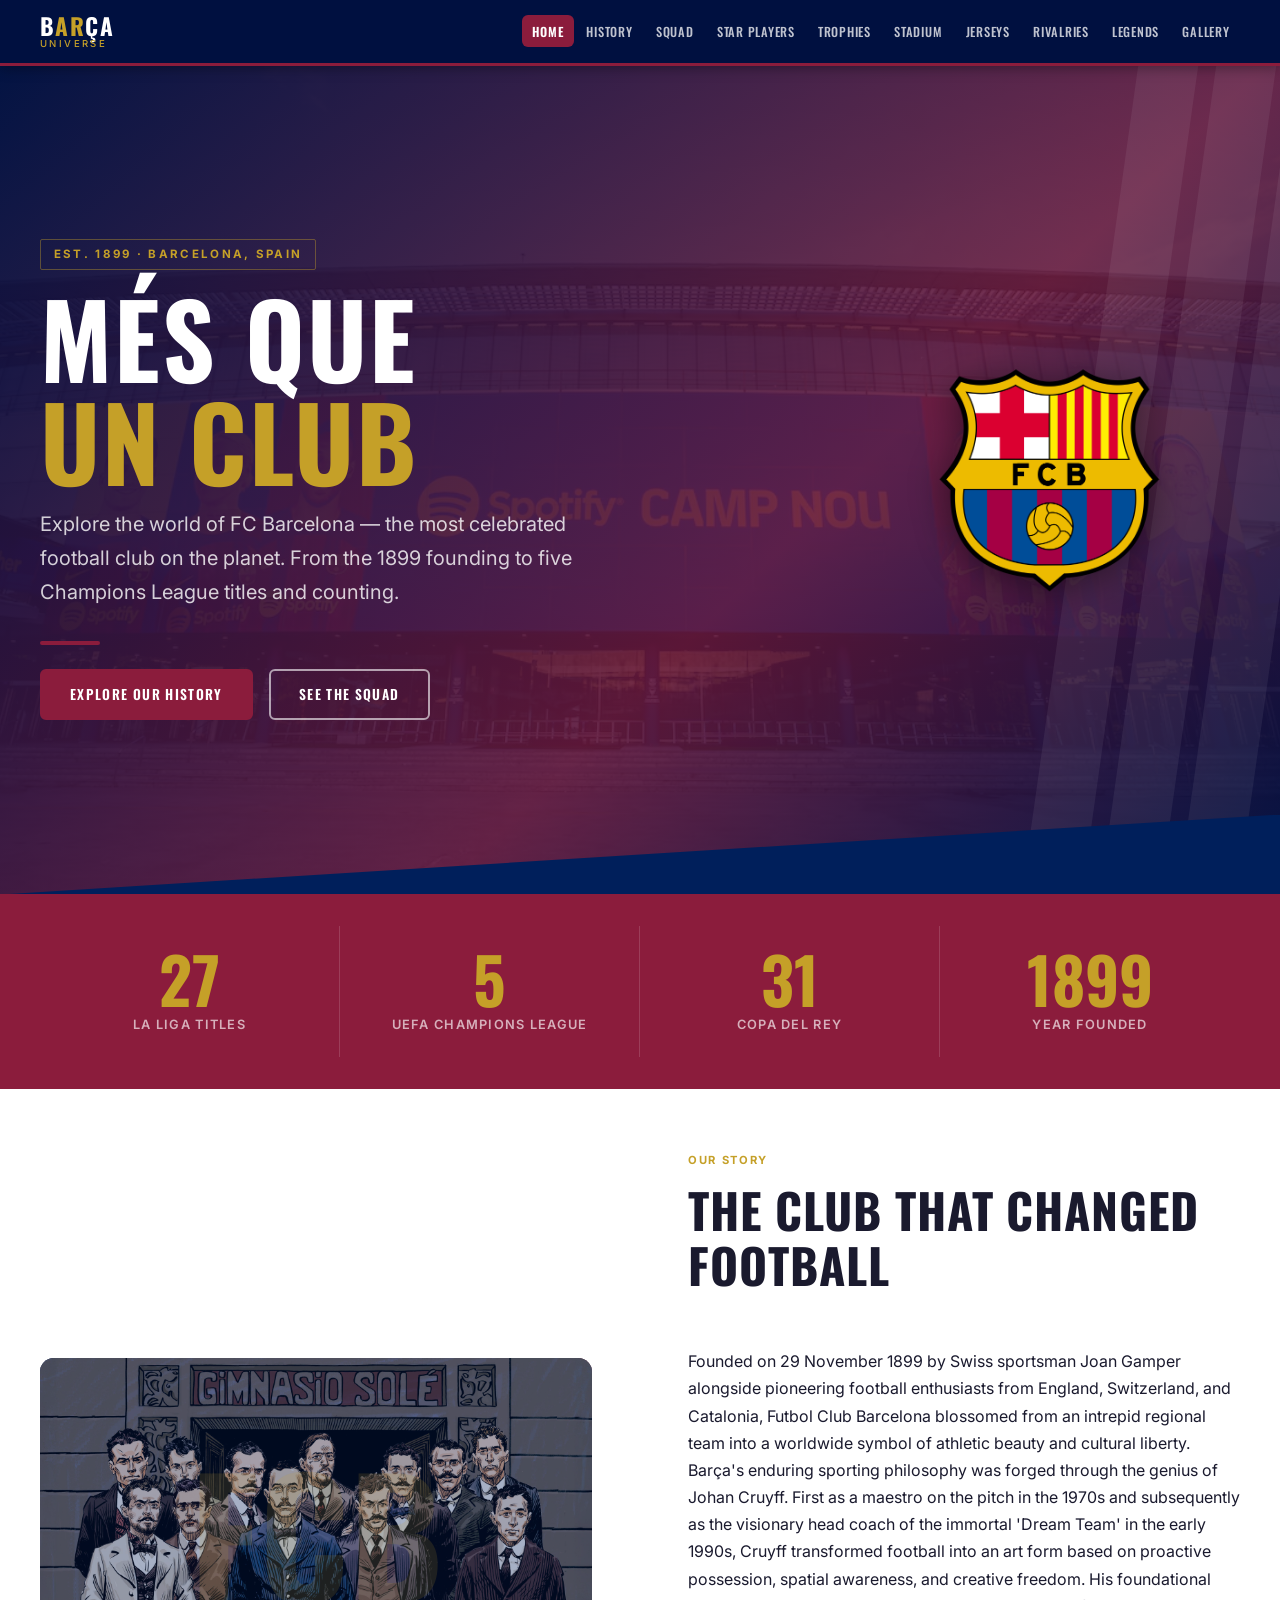
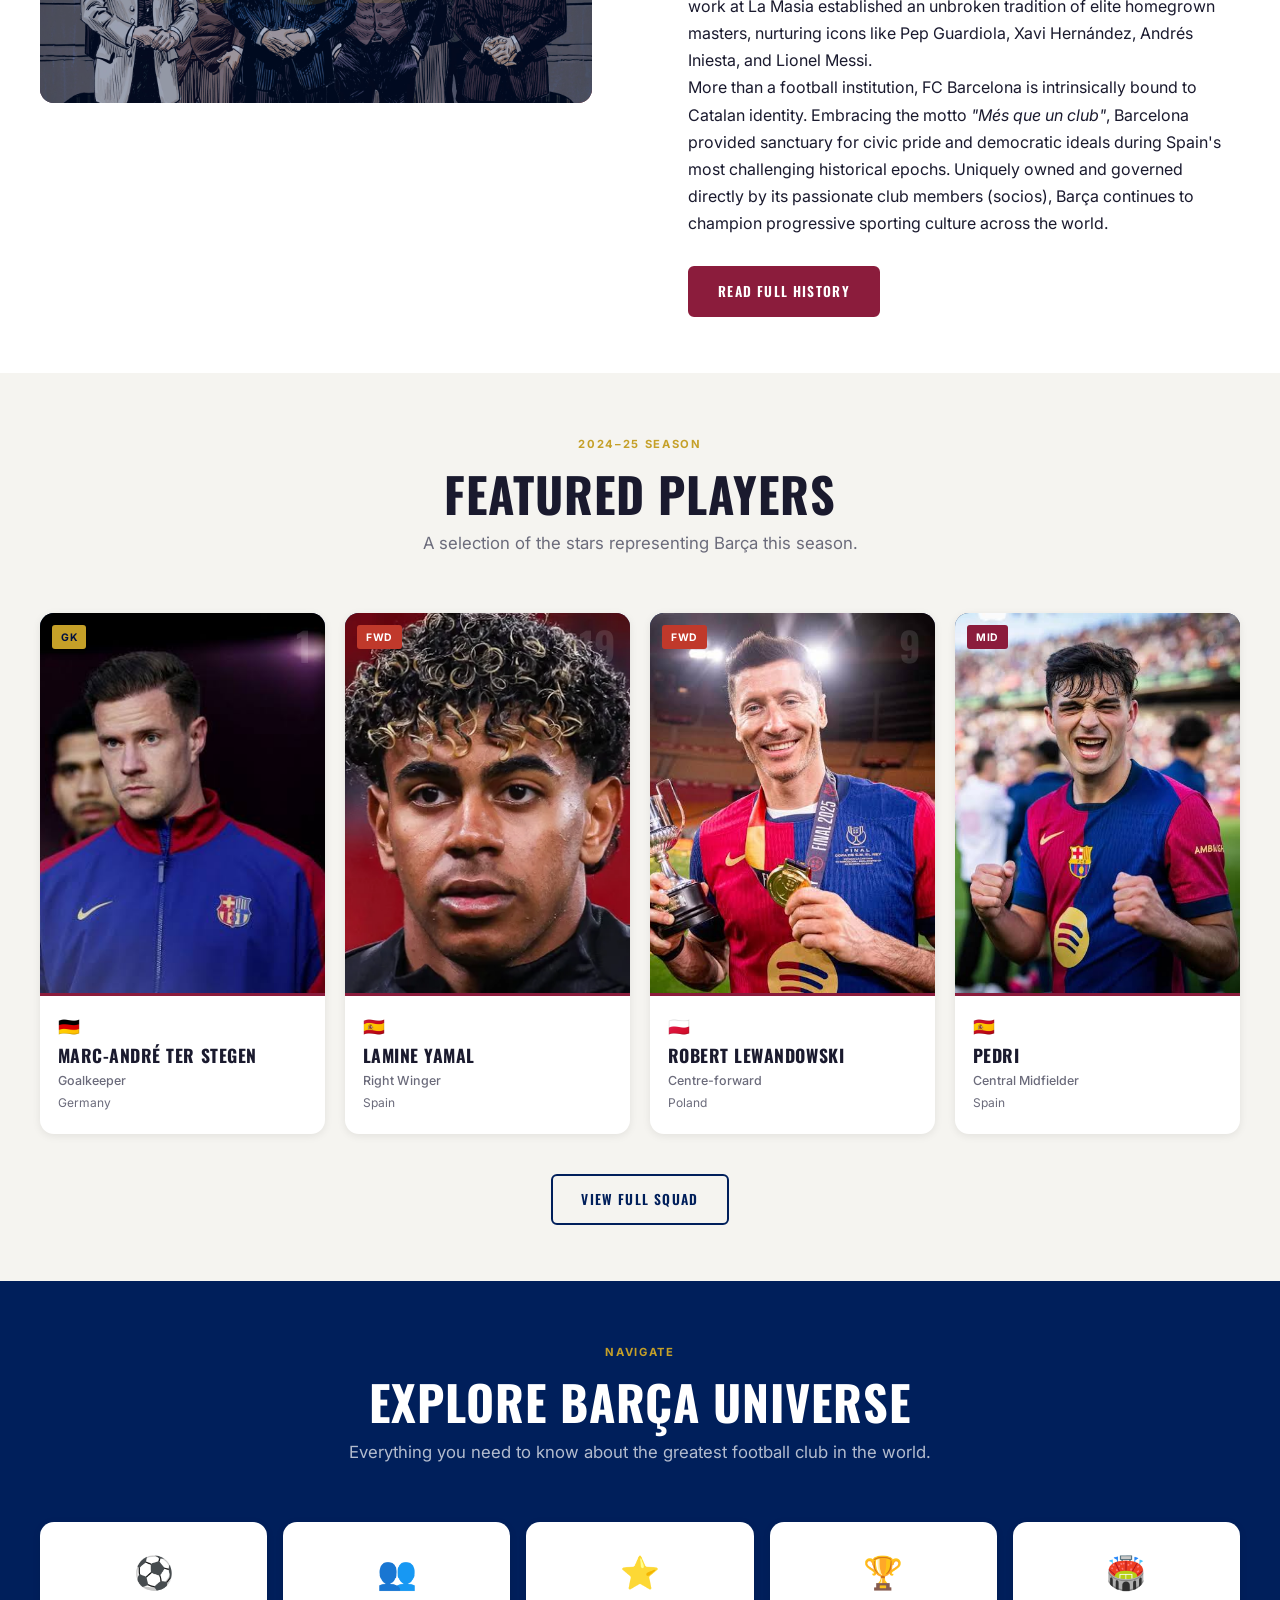
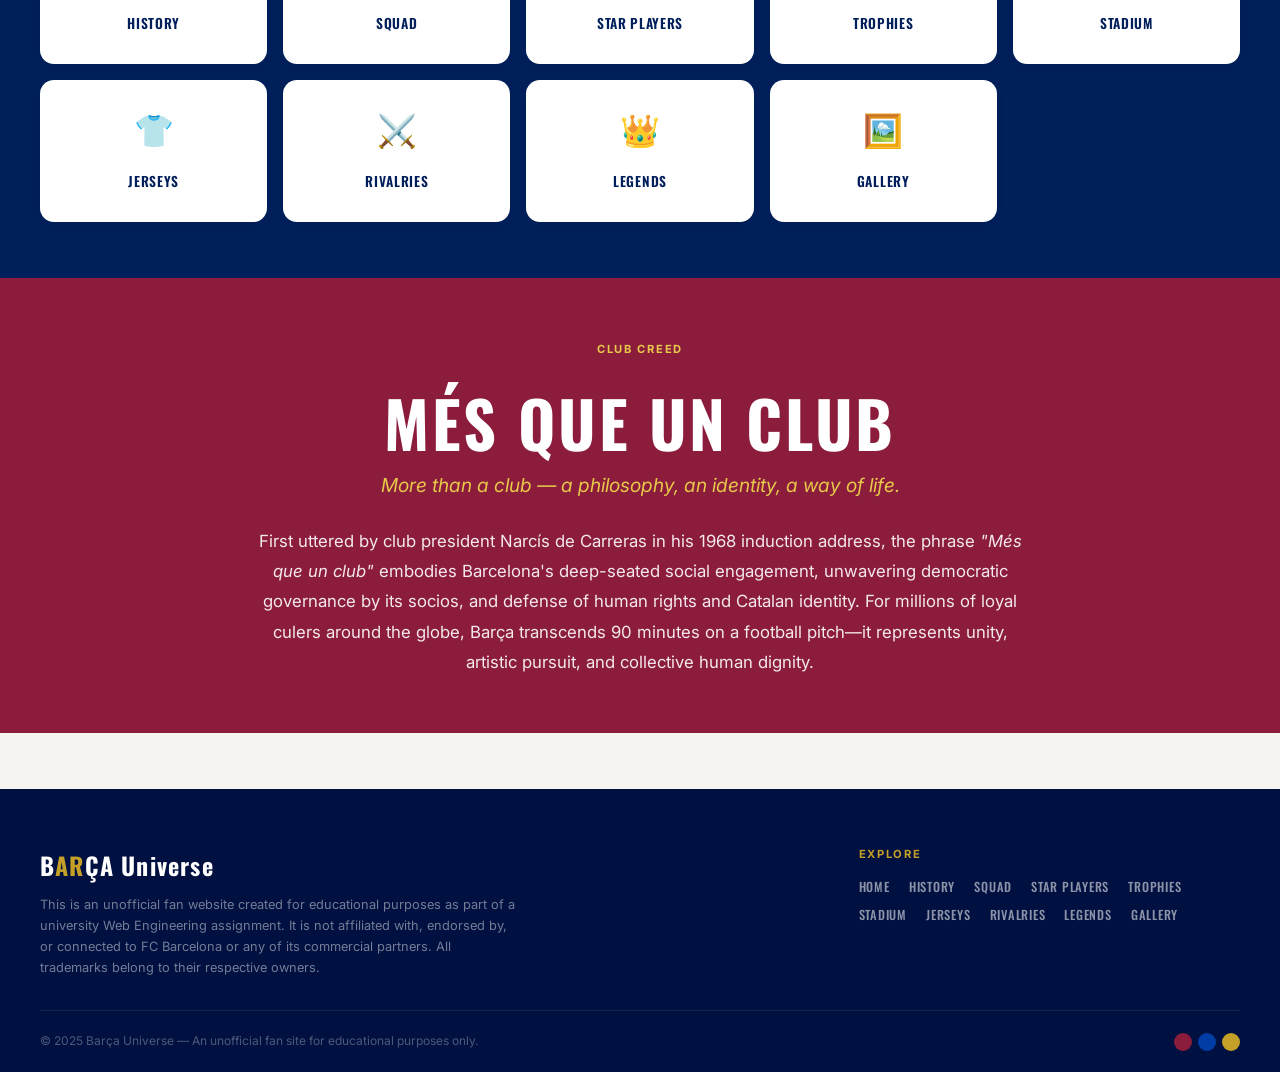
<file: index.html>
<!DOCTYPE html>
<html lang="en">
<head>
  <meta charset="UTF-8">
  <meta name="viewport" content="width=device-width, initial-scale=1.0">
  <title>Home | Barça Universe — FC Barcelona Fan Site</title>
  <meta name="description" content="Barça Universe is your ultimate FC Barcelona fan destination. Explore the club's history, squad, trophies, legends, and more.">
  <link rel="stylesheet" href="css/style.css">
</head>


<body>

  <!-- Navigation -->
  <header class="site-header">
    <div class="container nav-wrapper">
      <a href="index.html" class="site-logo" aria-label="Barça Universe Home">
        <span class="logo-barca">B<span>AR</span>ÇA</span>
        <span class="logo-universe">Universe</span>
      </a>
      <nav class="site-nav" aria-label="Main navigation">
        <a href="index.html" class="active" aria-current="page">Home</a>
        <a href="history.html">History</a>
        <a href="squad.html">Squad</a>
        <a href="players.html">Star Players</a>
        <a href="trophies.html">Trophies</a>
        <a href="stadium.html">Stadium</a>
        <a href="jerseys.html">Jerseys</a>
        <a href="rivalries.html">Rivalries</a>
        <a href="legends.html">Legends</a>
        <a href="gallery.html">Gallery</a>
      </nav>
    </div>
  </header>

  <main>
    <!-- Page Hero Section -->
    <section class="hero hero--dark banner-photo"><img class="banner-img" src="assets/images/Camp_nou.avif" alt="Exterior of Spotify Camp Nou stadium in Barcelona" loading="eager" decoding="async">
      <div class="hero-bg" aria-hidden="true"></div>
      <div class="hero-stripes" aria-hidden="true">
        <span></span>
        <span></span>
        <span></span>
      </div>
      <div class="hero-crest has-photo has-photo--contain"><img class="photo-img photo-img--contain" src="assets/images/Barca_logo.png" alt="FC Barcelona club crest" loading="lazy" decoding="async"></div>
      <div class="container hero-content">
        <span class="hero-eyebrow">Est. 1899 · Barcelona, Spain</span>
        <h1 class="hero-title">MÉS QUE<br><span>UN CLUB</span></h1>
        <p class="hero-subtitle">Explore the world of FC Barcelona — the most celebrated football club on the planet. From the 1899 founding to five Champions League titles and counting.</p>
        <div class="hero-accent-bar" aria-hidden="true"></div>
        <div class="btn-group">
          <a href="history.html" class="btn btn-primary">Explore Our History</a>
          <a href="squad.html" class="btn btn-outline">See The Squad</a>
        </div>
      </div>
    </section>

    <!-- Key Stats Strip -->
    <section class="fact-strip" aria-label="Club Key Statistics">
      <div class="container">
        <div class="stats-grid">
          <div class="stat-box">
            <span class="stat-number">27</span>
            <span class="stat-label">La Liga Titles</span>
          </div>
          <div class="stat-box">
            <span class="stat-number">5</span>
            <span class="stat-label">UEFA Champions League</span>
          </div>
          <div class="stat-box">
            <span class="stat-number">31</span>
            <span class="stat-label">Copa del Rey</span>
          </div>
          <div class="stat-box">
            <span class="stat-number">1899</span>
            <span class="stat-label">Year Founded</span>
          </div>
        </div>
      </div>
    </section>

    <!-- Club Intro Split Section -->
    <section class="section section--white" aria-labelledby="intro-heading">
      <div class="container">
        <div class="split-section">
          <div class="split-image has-photo"><img class="photo-img" src="assets/images/Founder.jfif" alt="Illustration of the founders of FC Barcelona in front of the Gimnasio Sole, 1899" loading="lazy" decoding="async">
            <div class="split-image-overlay">
              <span style="color:var(--clr-gold); font-family:var(--font-heading); font-size:10rem; opacity:0.15; font-weight:700; user-select:none; line-height:1;">FCB</span>
            </div>
          </div>
          <div class="split-content">
            <header class="section-header section-header--left">
              <span class="section-label">Our Story</span>
              <h2 id="intro-heading" class="section-title">The Club That Changed Football</h2>
            </header>
            <p>Founded on 29 November 1899 by Swiss sportsman Joan Gamper alongside pioneering football enthusiasts from England, Switzerland, and Catalonia, Futbol Club Barcelona blossomed from an intrepid regional team into a worldwide symbol of athletic beauty and cultural liberty.</p>
            <p>Barça's enduring sporting philosophy was forged through the genius of Johan Cruyff. First as a maestro on the pitch in the 1970s and subsequently as the visionary head coach of the immortal 'Dream Team' in the early 1990s, Cruyff transformed football into an art form based on proactive possession, spatial awareness, and creative freedom. His foundational work at La Masia established an unbroken tradition of elite homegrown masters, nurturing icons like Pep Guardiola, Xavi Hernández, Andrés Iniesta, and Lionel Messi.</p>
            <p>More than a football institution, FC Barcelona is intrinsically bound to Catalan identity. Embracing the motto <em>"Més que un club"</em>, Barcelona provided sanctuary for civic pride and democratic ideals during Spain's most challenging historical epochs. Uniquely owned and governed directly by its passionate club members (socios), Barça continues to champion progressive sporting culture across the world.</p>
            <div style="margin-top:1.75rem;">
              <a href="history.html" class="btn btn-primary">Read Full History</a>
            </div>
          </div>
        </div>
      </div>
    </section>

    <!-- Featured Players Section -->
    <section class="section section--neutral" aria-labelledby="featured-players-heading">
      <div class="container">
        <div class="section-header">
          <span class="section-label">2024–25 Season</span>
          <h2 id="featured-players-heading" class="section-title">Featured Players</h2>
          <p class="section-subtitle">A selection of the stars representing Barça this season.</p>
        </div>

        <div class="card-grid card-grid--4">
          <!-- Player 1: Marc-André ter Stegen -->
          <article class="player-card">
            <div class="player-photo-wrap has-photo has-photo--top"><img class="photo-img" src="assets/images/ter_stegen.jfif" alt="Marc-André ter Stegen in a Barcelona training jacket" loading="lazy" decoding="async">
              <span class="badge badge--gk player-badge">GK</span>
              <span class="player-number" aria-hidden="true">1</span>
              <div class="player-avatar" aria-hidden="true">TG</div>
            </div>
            <div class="player-card-body">
              <div class="player-flag" aria-label="Germany">🇩🇪</div>
              <h3 class="player-name">Marc-André ter Stegen</h3>
              <p class="player-pos">Goalkeeper</p>
              <p class="player-nationality">Germany</p>
            </div>
          </article>

          <!-- Player 2: Lamine Yamal -->
          <article class="player-card">
            <div class="player-photo-wrap has-photo has-photo--top"><img class="photo-img" src="assets/images/Lamine_Yamal.webp" alt="Close-up portrait of Lamine Yamal" loading="lazy" decoding="async">
              <span class="badge badge--fwd player-badge">FWD</span>
              <span class="player-number" aria-hidden="true">19</span>
              <div class="player-avatar" aria-hidden="true">LY</div>
            </div>
            <div class="player-card-body">
              <div class="player-flag" aria-label="Spain">🇪🇸</div>
              <h3 class="player-name">Lamine Yamal</h3>
              <p class="player-pos">Right Winger</p>
              <p class="player-nationality">Spain</p>
            </div>
          </article>

          <!-- Player 3: Robert Lewandowski -->
          <article class="player-card">
            <div class="player-photo-wrap has-photo has-photo--top"><img class="photo-img" src="assets/images/lewa.jfif" alt="Robert Lewandowski smiling with a trophy and medal" loading="lazy" decoding="async">
              <span class="badge badge--fwd player-badge">FWD</span>
              <span class="player-number" aria-hidden="true">9</span>
              <div class="player-avatar" aria-hidden="true">RL</div>
            </div>
            <div class="player-card-body">
              <div class="player-flag" aria-label="Poland">🇵🇱</div>
              <h3 class="player-name">Robert Lewandowski</h3>
              <p class="player-pos">Centre-forward</p>
              <p class="player-nationality">Poland</p>
            </div>
          </article>

          <!-- Player 4: Pedri -->
          <article class="player-card">
            <div class="player-photo-wrap has-photo has-photo--top"><img class="photo-img" src="assets/images/pedri.jfif" alt="Pedri celebrating in a Barcelona shirt" loading="lazy" decoding="async">
              <span class="badge badge--mid player-badge">MID</span>
              <span class="player-number" aria-hidden="true">8</span>
              <div class="player-avatar" aria-hidden="true">PE</div>
            </div>
            <div class="player-card-body">
              <div class="player-flag" aria-label="Spain">🇪🇸</div>
              <h3 class="player-name">Pedri</h3>
              <p class="player-pos">Central Midfielder</p>
              <p class="player-nationality">Spain</p>
            </div>
          </article>
        </div>

        <div class="text-center" style="margin-top:2.5rem;">
          <a href="squad.html" class="btn btn-outline" style="color:var(--clr-navy); border-color:var(--clr-navy);">View Full Squad</a>
        </div>
      </div>
    </section>

    <!-- Quick Navigation Section -->
    <section class="section section--dark" aria-labelledby="quick-nav-heading">
      <div class="container">
        <div class="section-header">
          <span class="section-label">Navigate</span>
          <h2 id="quick-nav-heading" class="section-title">Explore Barça Universe</h2>
          <p class="section-subtitle">Everything you need to know about the greatest football club in the world.</p>
        </div>

        <div class="nav-cards">
          <a href="history.html" class="nav-card">
            <span class="nav-card-icon" aria-hidden="true">⚽</span>
            <span class="nav-card-label">History</span>
          </a>
          <a href="squad.html" class="nav-card">
            <span class="nav-card-icon" aria-hidden="true">👥</span>
            <span class="nav-card-label">Squad</span>
          </a>
          <a href="players.html" class="nav-card">
            <span class="nav-card-icon" aria-hidden="true">⭐</span>
            <span class="nav-card-label">Star Players</span>
          </a>
          <a href="trophies.html" class="nav-card">
            <span class="nav-card-icon" aria-hidden="true">🏆</span>
            <span class="nav-card-label">Trophies</span>
          </a>
          <a href="stadium.html" class="nav-card">
            <span class="nav-card-icon" aria-hidden="true">🏟️</span>
            <span class="nav-card-label">Stadium</span>
          </a>
          <a href="jerseys.html" class="nav-card">
            <span class="nav-card-icon" aria-hidden="true">👕</span>
            <span class="nav-card-label">Jerseys</span>
          </a>
          <a href="rivalries.html" class="nav-card">
            <span class="nav-card-icon" aria-hidden="true">⚔️</span>
            <span class="nav-card-label">Rivalries</span>
          </a>
          <a href="legends.html" class="nav-card">
            <span class="nav-card-icon" aria-hidden="true">👑</span>
            <span class="nav-card-label">Legends</span>
          </a>
          <a href="gallery.html" class="nav-card">
            <span class="nav-card-icon" aria-hidden="true">🖼️</span>
            <span class="nav-card-label">Gallery</span>
          </a>
        </div>
      </div>
    </section>

    <!-- Club Motto Section -->
    <section class="section section--garnet text-center" aria-labelledby="motto-heading">
      <div class="container container--narrow">
        <span class="section-label section-label--light" id="motto-heading">Club Creed</span>
        <blockquote style="margin-block:1rem 1.5rem;">
          <p style="font-family:var(--font-heading); font-size:clamp(2.5rem, 6vw, 4rem); font-weight:700; color:var(--clr-white); letter-spacing:0.04em; line-height:1.1; margin:0 auto; text-transform:uppercase;">
            Més que un club
          </p>
          <p style="font-family:var(--font-body); font-style:italic; font-size:1.2rem; color:var(--clr-gold-light); margin-top:0.75rem;">
            More than a club — a philosophy, an identity, a way of life.
          </p>
        </blockquote>
        <p style="margin:0 auto; color:rgba(255,255,255,0.9); font-size:1.05rem; line-height:1.8;">
          First uttered by club president Narcís de Carreras in his 1968 induction address, the phrase <em>"Més que un club"</em> embodies Barcelona's deep-seated social engagement, unwavering democratic governance by its socios, and defense of human rights and Catalan identity. For millions of loyal culers around the globe, Barça transcends 90 minutes on a football pitch—it represents unity, artistic pursuit, and collective human dignity.
        </p>
      </div>
    </section>
  </main>

  <!-- Footer -->
  <footer class="site-footer">
    <div class="container">
      <div class="footer-inner">
        <div class="footer-brand">
          <span class="footer-logo">B<span>AR</span>ÇA <span style="color:var(--clr-white)">Universe</span></span>
          <p class="footer-disclaimer">This is an unofficial fan website created for educational purposes as part of a university Web Engineering assignment. It is not affiliated with, endorsed by, or connected to FC Barcelona or any of its commercial partners. All trademarks belong to their respective owners.</p>
        </div>
        <div>
          <p class="footer-nav-title">Explore</p>
          <nav class="footer-nav" aria-label="Footer navigation">
            <a href="index.html">Home</a>
            <a href="history.html">History</a>
            <a href="squad.html">Squad</a>
            <a href="players.html">Star Players</a>
            <a href="trophies.html">Trophies</a>
            <a href="stadium.html">Stadium</a>
            <a href="jerseys.html">Jerseys</a>
            <a href="rivalries.html">Rivalries</a>
            <a href="legends.html">Legends</a>
            <a href="gallery.html">Gallery</a>
          </nav>
        </div>
      </div>
      <div class="footer-bottom">
        <p class="footer-copy">&copy; 2025 Barça Universe &mdash; An unofficial fan site for educational purposes only.</p>
        <div class="footer-colors" aria-hidden="true">
          <span class="footer-color-swatch" style="background:#8B1C3C;" title="Garnet"></span>
          <span class="footer-color-swatch" style="background:#003DA5;" title="Blue"></span>
          <span class="footer-color-swatch" style="background:#C5A028;" title="Gold"></span>
        </div>
      </div>
    </div>
  </footer>

</body>
</html>
</file>
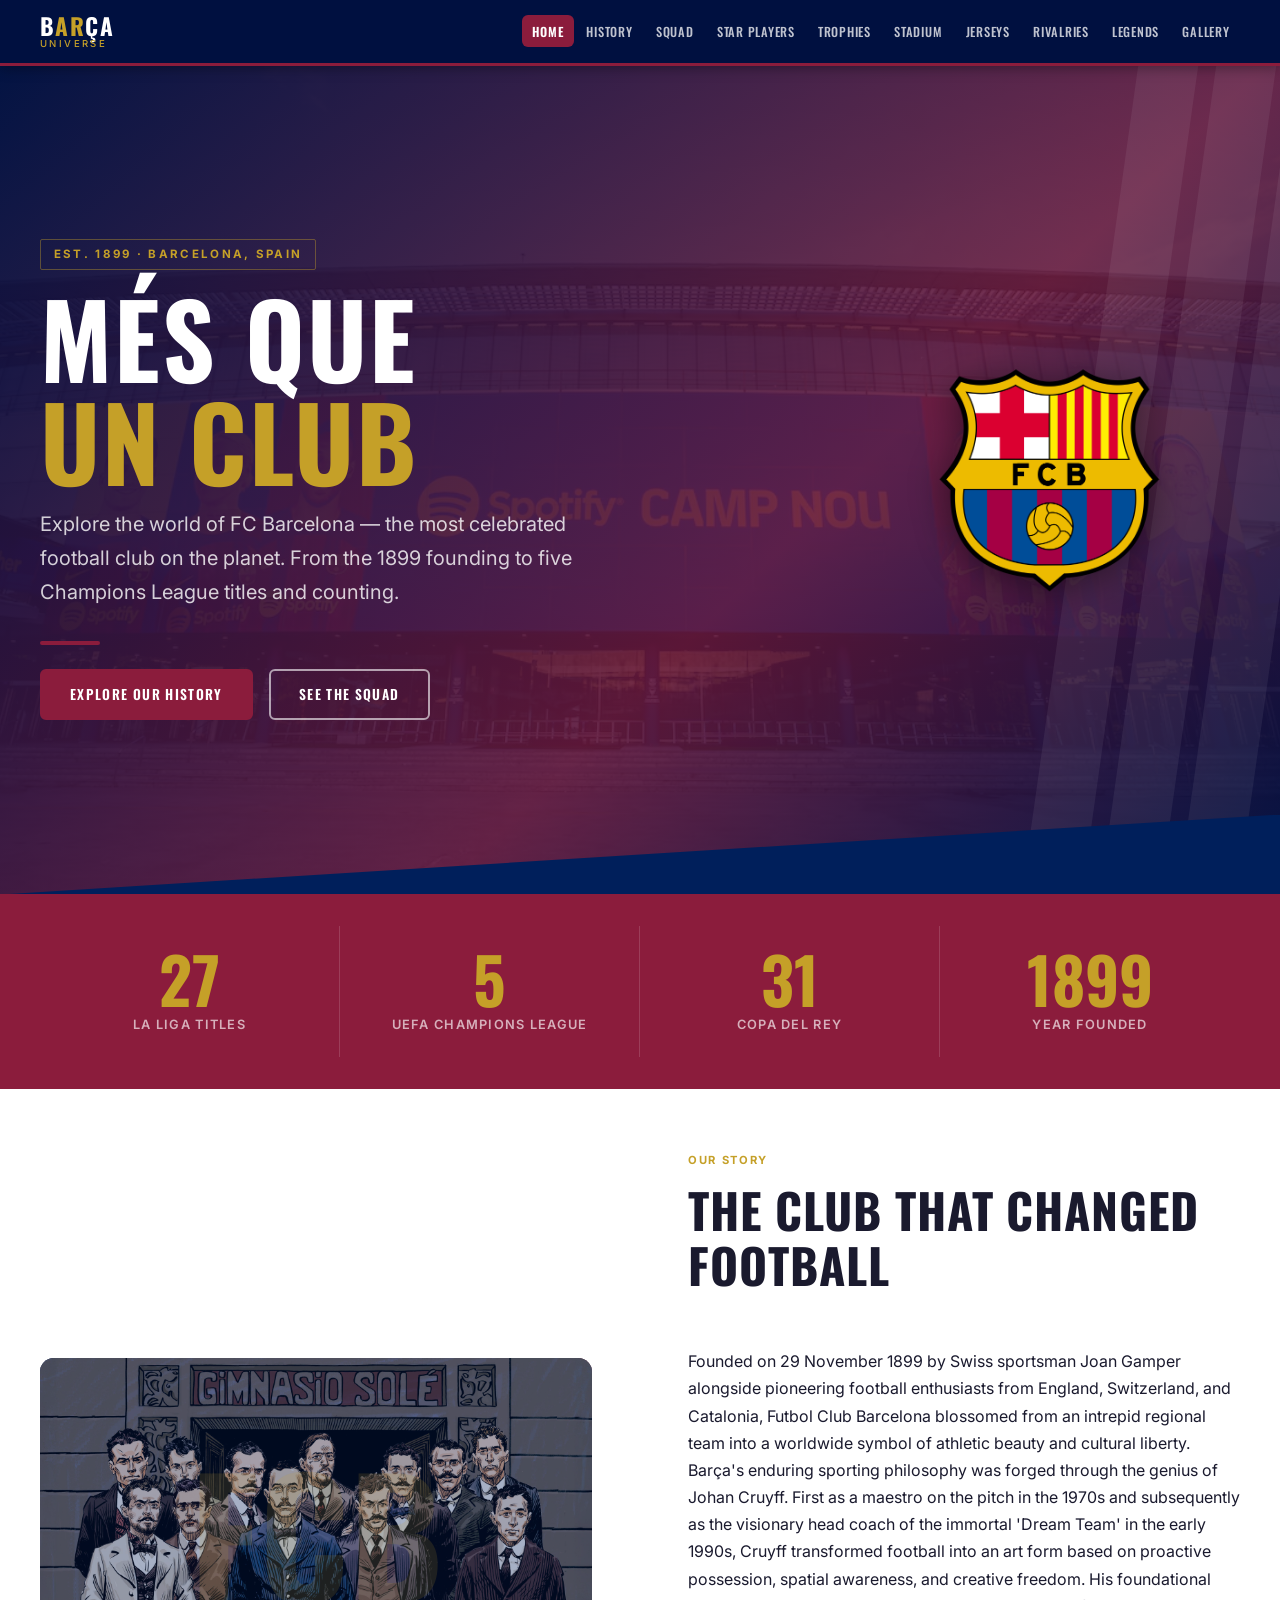
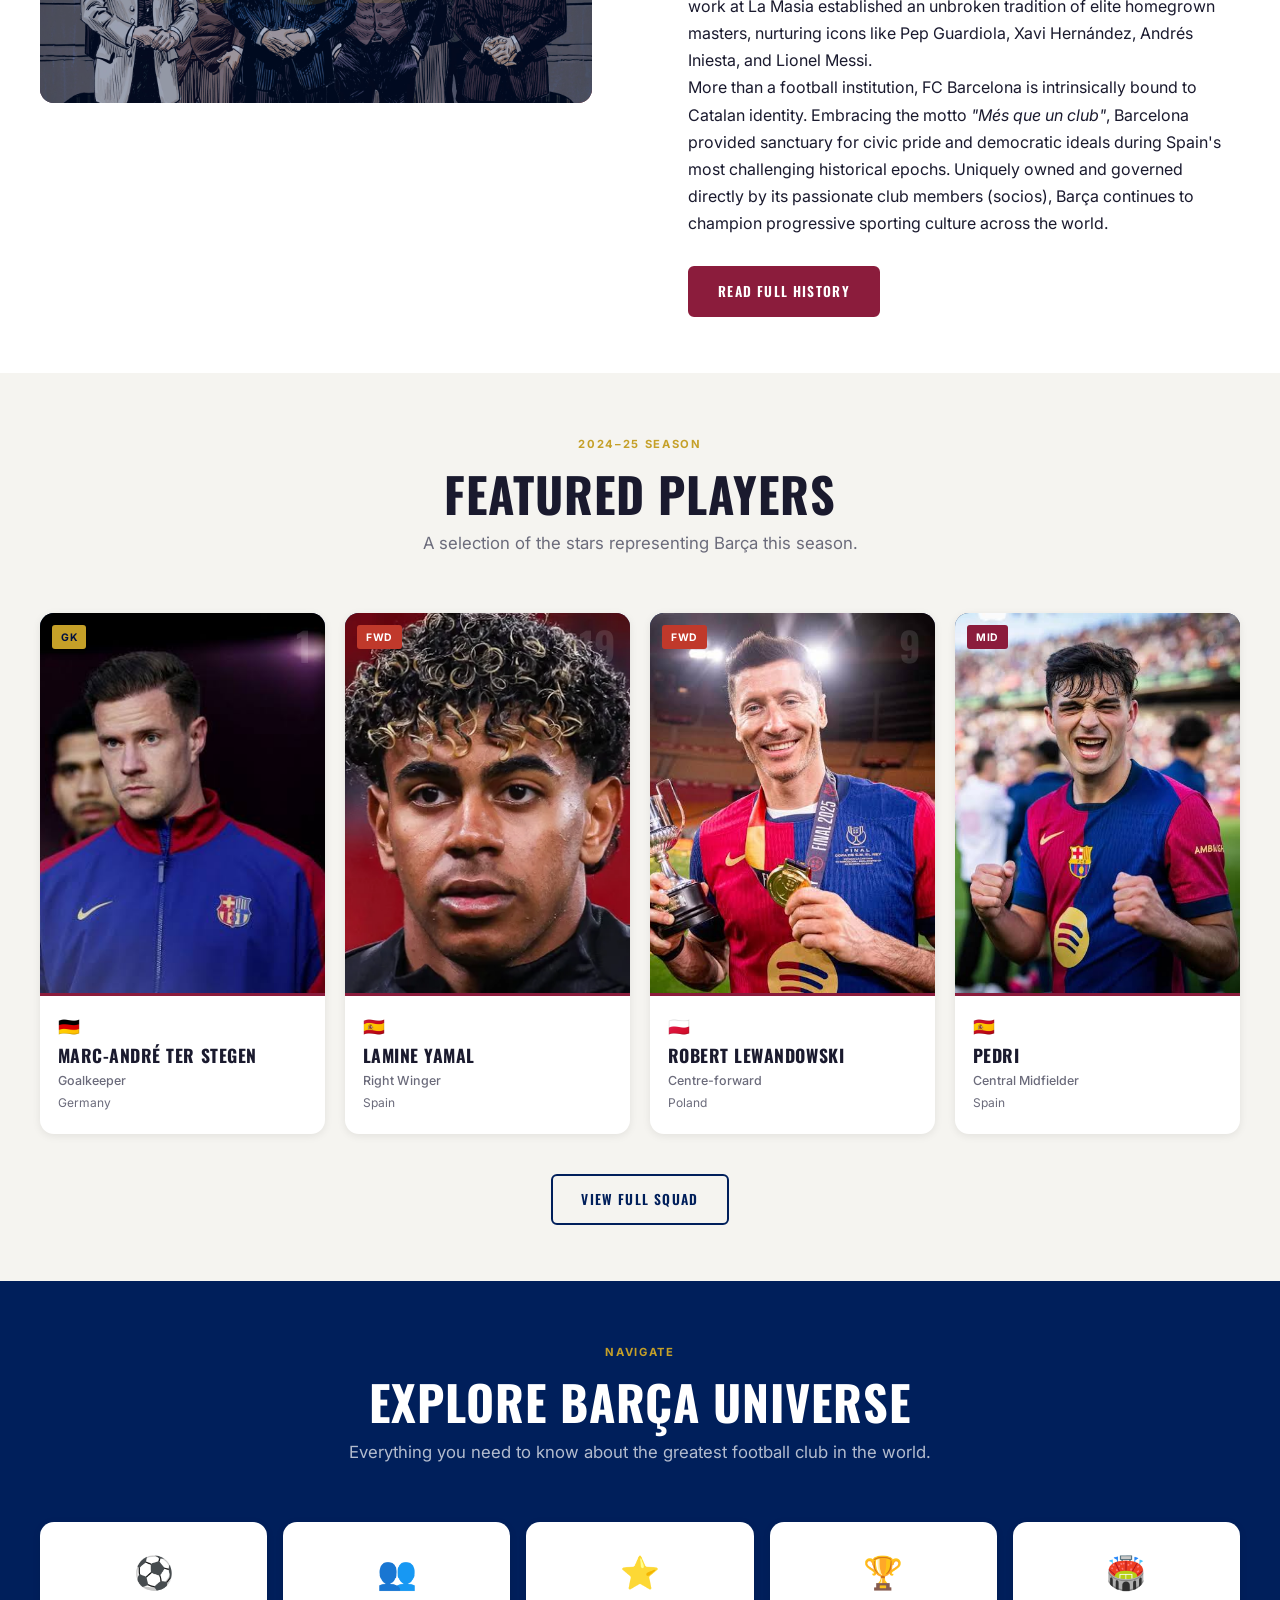
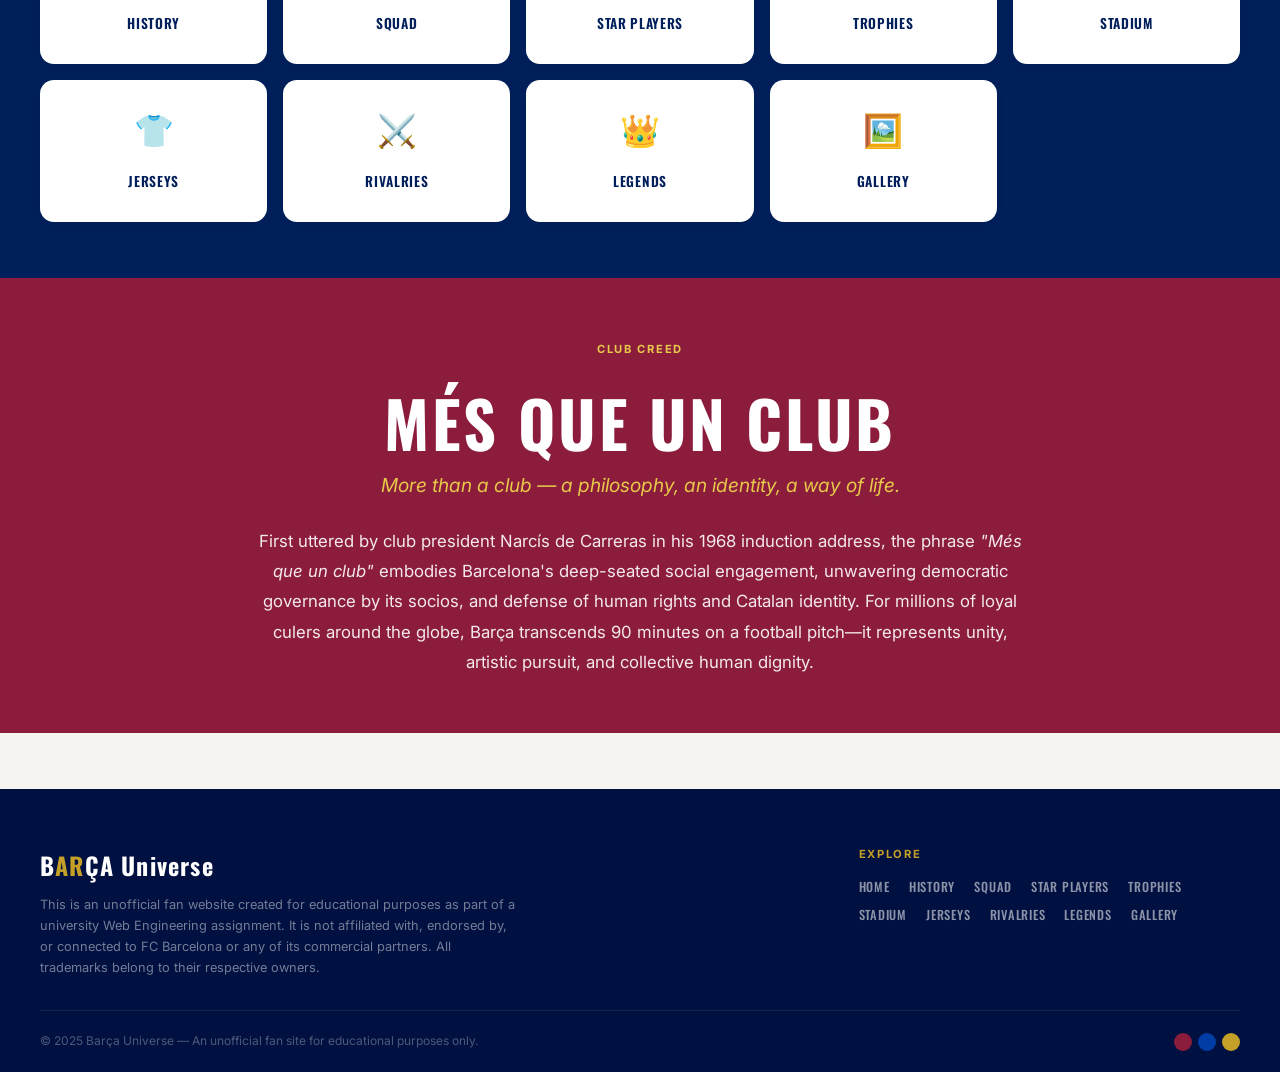
<file: Barcelona_Universe/index.html>
<!DOCTYPE html>
<html lang="en">
<head>
  <meta charset="UTF-8">
  <meta name="viewport" content="width=device-width, initial-scale=1.0">
  <title>Home | Barça Universe — FC Barcelona Fan Site</title>
  <meta name="description" content="Barça Universe is your ultimate FC Barcelona fan destination. Explore the club's history, squad, trophies, legends, and more.">
  <link rel="stylesheet" href="css/style.css">
</head>
<body>

  <!-- Navigation -->
  <header class="site-header">
    <div class="container nav-wrapper">
      <a href="index.html" class="site-logo" aria-label="Barça Universe Home">
        <span class="logo-barca">B<span>AR</span>ÇA</span>
        <span class="logo-universe">Universe</span>
      </a>
      <nav class="site-nav" aria-label="Main navigation">
        <a href="index.html" class="active" aria-current="page">Home</a>
        <a href="history.html">History</a>
        <a href="squad.html">Squad</a>
        <a href="players.html">Star Players</a>
        <a href="trophies.html">Trophies</a>
        <a href="stadium.html">Stadium</a>
        <a href="jerseys.html">Jerseys</a>
        <a href="rivalries.html">Rivalries</a>
        <a href="legends.html">Legends</a>
        <a href="gallery.html">Gallery</a>
      </nav>
    </div>
  </header>

  <main>
    <!-- Page Hero Section -->
    <section class="hero hero--dark banner-photo"><img class="banner-img" src="assets/images/Camp_nou.avif" alt="Exterior of Spotify Camp Nou stadium in Barcelona" loading="eager" decoding="async">
      <div class="hero-bg" aria-hidden="true"></div>
      <div class="hero-stripes" aria-hidden="true">
        <span></span>
        <span></span>
        <span></span>
      </div>
      <div class="hero-crest has-photo has-photo--contain"><img class="photo-img photo-img--contain" src="assets/images/Barca_logo.png" alt="FC Barcelona club crest" loading="lazy" decoding="async"></div>
      <div class="container hero-content">
        <span class="hero-eyebrow">Est. 1899 · Barcelona, Spain</span>
        <h1 class="hero-title">MÉS QUE<br><span>UN CLUB</span></h1>
        <p class="hero-subtitle">Explore the world of FC Barcelona — the most celebrated football club on the planet. From the 1899 founding to five Champions League titles and counting.</p>
        <div class="hero-accent-bar" aria-hidden="true"></div>
        <div class="btn-group">
          <a href="history.html" class="btn btn-primary">Explore Our History</a>
          <a href="squad.html" class="btn btn-outline">See The Squad</a>
        </div>
      </div>
    </section>

    <!-- Key Stats Strip -->
    <section class="fact-strip" aria-label="Club Key Statistics">
      <div class="container">
        <div class="stats-grid">
          <div class="stat-box">
            <span class="stat-number">27</span>
            <span class="stat-label">La Liga Titles</span>
          </div>
          <div class="stat-box">
            <span class="stat-number">5</span>
            <span class="stat-label">UEFA Champions League</span>
          </div>
          <div class="stat-box">
            <span class="stat-number">31</span>
            <span class="stat-label">Copa del Rey</span>
          </div>
          <div class="stat-box">
            <span class="stat-number">1899</span>
            <span class="stat-label">Year Founded</span>
          </div>
        </div>
      </div>
    </section>

    <!-- Club Intro Split Section -->
    <section class="section section--white" aria-labelledby="intro-heading">
      <div class="container">
        <div class="split-section">
          <div class="split-image has-photo"><img class="photo-img" src="assets/images/Founder.jfif" alt="Illustration of the founders of FC Barcelona in front of the Gimnasio Sole, 1899" loading="lazy" decoding="async">
            <div class="split-image-overlay">
              <span style="color:var(--clr-gold); font-family:var(--font-heading); font-size:10rem; opacity:0.15; font-weight:700; user-select:none; line-height:1;">FCB</span>
            </div>
          </div>
          <div class="split-content">
            <header class="section-header section-header--left">
              <span class="section-label">Our Story</span>
              <h2 id="intro-heading" class="section-title">The Club That Changed Football</h2>
            </header>
            <p>Founded on 29 November 1899 by Swiss sportsman Joan Gamper alongside pioneering football enthusiasts from England, Switzerland, and Catalonia, Futbol Club Barcelona blossomed from an intrepid regional team into a worldwide symbol of athletic beauty and cultural liberty.</p>
            <p>Barça's enduring sporting philosophy was forged through the genius of Johan Cruyff. First as a maestro on the pitch in the 1970s and subsequently as the visionary head coach of the immortal 'Dream Team' in the early 1990s, Cruyff transformed football into an art form based on proactive possession, spatial awareness, and creative freedom. His foundational work at La Masia established an unbroken tradition of elite homegrown masters, nurturing icons like Pep Guardiola, Xavi Hernández, Andrés Iniesta, and Lionel Messi.</p>
            <p>More than a football institution, FC Barcelona is intrinsically bound to Catalan identity. Embracing the motto <em>"Més que un club"</em>, Barcelona provided sanctuary for civic pride and democratic ideals during Spain's most challenging historical epochs. Uniquely owned and governed directly by its passionate club members (socios), Barça continues to champion progressive sporting culture across the world.</p>
            <div style="margin-top:1.75rem;">
              <a href="history.html" class="btn btn-primary">Read Full History</a>
            </div>
          </div>
        </div>
      </div>
    </section>

    <!-- Featured Players Section -->
    <section class="section section--neutral" aria-labelledby="featured-players-heading">
      <div class="container">
        <div class="section-header">
          <span class="section-label">2024–25 Season</span>
          <h2 id="featured-players-heading" class="section-title">Featured Players</h2>
          <p class="section-subtitle">A selection of the stars representing Barça this season.</p>
        </div>

        <div class="card-grid card-grid--4">
          <!-- Player 1: Marc-André ter Stegen -->
          <article class="player-card">
            <div class="player-photo-wrap has-photo has-photo--top"><img class="photo-img" src="assets/images/ter_stegen.jfif" alt="Marc-André ter Stegen in a Barcelona training jacket" loading="lazy" decoding="async">
              <span class="badge badge--gk player-badge">GK</span>
              <span class="player-number" aria-hidden="true">1</span>
              <div class="player-avatar" aria-hidden="true">TG</div>
            </div>
            <div class="player-card-body">
              <div class="player-flag" aria-label="Germany">🇩🇪</div>
              <h3 class="player-name">Marc-André ter Stegen</h3>
              <p class="player-pos">Goalkeeper</p>
              <p class="player-nationality">Germany</p>
            </div>
          </article>

          <!-- Player 2: Lamine Yamal -->
          <article class="player-card">
            <div class="player-photo-wrap has-photo has-photo--top"><img class="photo-img" src="assets/images/Lamine_Yamal.webp" alt="Close-up portrait of Lamine Yamal" loading="lazy" decoding="async">
              <span class="badge badge--fwd player-badge">FWD</span>
              <span class="player-number" aria-hidden="true">19</span>
              <div class="player-avatar" aria-hidden="true">LY</div>
            </div>
            <div class="player-card-body">
              <div class="player-flag" aria-label="Spain">🇪🇸</div>
              <h3 class="player-name">Lamine Yamal</h3>
              <p class="player-pos">Right Winger</p>
              <p class="player-nationality">Spain</p>
            </div>
          </article>

          <!-- Player 3: Robert Lewandowski -->
          <article class="player-card">
            <div class="player-photo-wrap has-photo has-photo--top"><img class="photo-img" src="assets/images/lewa.jfif" alt="Robert Lewandowski smiling with a trophy and medal" loading="lazy" decoding="async">
              <span class="badge badge--fwd player-badge">FWD</span>
              <span class="player-number" aria-hidden="true">9</span>
              <div class="player-avatar" aria-hidden="true">RL</div>
            </div>
            <div class="player-card-body">
              <div class="player-flag" aria-label="Poland">🇵🇱</div>
              <h3 class="player-name">Robert Lewandowski</h3>
              <p class="player-pos">Centre-forward</p>
              <p class="player-nationality">Poland</p>
            </div>
          </article>

          <!-- Player 4: Pedri -->
          <article class="player-card">
            <div class="player-photo-wrap has-photo has-photo--top"><img class="photo-img" src="assets/images/pedri.jfif" alt="Pedri celebrating in a Barcelona shirt" loading="lazy" decoding="async">
              <span class="badge badge--mid player-badge">MID</span>
              <span class="player-number" aria-hidden="true">8</span>
              <div class="player-avatar" aria-hidden="true">PE</div>
            </div>
            <div class="player-card-body">
              <div class="player-flag" aria-label="Spain">🇪🇸</div>
              <h3 class="player-name">Pedri</h3>
              <p class="player-pos">Central Midfielder</p>
              <p class="player-nationality">Spain</p>
            </div>
          </article>
        </div>

        <div class="text-center" style="margin-top:2.5rem;">
          <a href="squad.html" class="btn btn-outline" style="color:var(--clr-navy); border-color:var(--clr-navy);">View Full Squad</a>
        </div>
      </div>
    </section>

    <!-- Quick Navigation Section -->
    <section class="section section--dark" aria-labelledby="quick-nav-heading">
      <div class="container">
        <div class="section-header">
          <span class="section-label">Navigate</span>
          <h2 id="quick-nav-heading" class="section-title">Explore Barça Universe</h2>
          <p class="section-subtitle">Everything you need to know about the greatest football club in the world.</p>
        </div>

        <div class="nav-cards">
          <a href="history.html" class="nav-card">
            <span class="nav-card-icon" aria-hidden="true">⚽</span>
            <span class="nav-card-label">History</span>
          </a>
          <a href="squad.html" class="nav-card">
            <span class="nav-card-icon" aria-hidden="true">👥</span>
            <span class="nav-card-label">Squad</span>
          </a>
          <a href="players.html" class="nav-card">
            <span class="nav-card-icon" aria-hidden="true">⭐</span>
            <span class="nav-card-label">Star Players</span>
          </a>
          <a href="trophies.html" class="nav-card">
            <span class="nav-card-icon" aria-hidden="true">🏆</span>
            <span class="nav-card-label">Trophies</span>
          </a>
          <a href="stadium.html" class="nav-card">
            <span class="nav-card-icon" aria-hidden="true">🏟️</span>
            <span class="nav-card-label">Stadium</span>
          </a>
          <a href="jerseys.html" class="nav-card">
            <span class="nav-card-icon" aria-hidden="true">👕</span>
            <span class="nav-card-label">Jerseys</span>
          </a>
          <a href="rivalries.html" class="nav-card">
            <span class="nav-card-icon" aria-hidden="true">⚔️</span>
            <span class="nav-card-label">Rivalries</span>
          </a>
          <a href="legends.html" class="nav-card">
            <span class="nav-card-icon" aria-hidden="true">👑</span>
            <span class="nav-card-label">Legends</span>
          </a>
          <a href="gallery.html" class="nav-card">
            <span class="nav-card-icon" aria-hidden="true">🖼️</span>
            <span class="nav-card-label">Gallery</span>
          </a>
        </div>
      </div>
    </section>

    <!-- Club Motto Section -->
    <section class="section section--garnet text-center" aria-labelledby="motto-heading">
      <div class="container container--narrow">
        <span class="section-label section-label--light" id="motto-heading">Club Creed</span>
        <blockquote style="margin-block:1rem 1.5rem;">
          <p style="font-family:var(--font-heading); font-size:clamp(2.5rem, 6vw, 4rem); font-weight:700; color:var(--clr-white); letter-spacing:0.04em; line-height:1.1; margin:0 auto; text-transform:uppercase;">
            Més que un club
          </p>
          <p style="font-family:var(--font-body); font-style:italic; font-size:1.2rem; color:var(--clr-gold-light); margin-top:0.75rem;">
            More than a club — a philosophy, an identity, a way of life.
          </p>
        </blockquote>
        <p style="margin:0 auto; color:rgba(255,255,255,0.9); font-size:1.05rem; line-height:1.8;">
          First uttered by club president Narcís de Carreras in his 1968 induction address, the phrase <em>"Més que un club"</em> embodies Barcelona's deep-seated social engagement, unwavering democratic governance by its socios, and defense of human rights and Catalan identity. For millions of loyal culers around the globe, Barça transcends 90 minutes on a football pitch—it represents unity, artistic pursuit, and collective human dignity.
        </p>
      </div>
    </section>
  </main>

  <!-- Footer -->
  <footer class="site-footer">
    <div class="container">
      <div class="footer-inner">
        <div class="footer-brand">
          <span class="footer-logo">B<span>AR</span>ÇA <span style="color:var(--clr-white)">Universe</span></span>
          <p class="footer-disclaimer">This is an unofficial fan website created for educational purposes as part of a university Web Engineering assignment. It is not affiliated with, endorsed by, or connected to FC Barcelona or any of its commercial partners. All trademarks belong to their respective owners.</p>
        </div>
        <div>
          <p class="footer-nav-title">Explore</p>
          <nav class="footer-nav" aria-label="Footer navigation">
            <a href="index.html">Home</a>
            <a href="history.html">History</a>
            <a href="squad.html">Squad</a>
            <a href="players.html">Star Players</a>
            <a href="trophies.html">Trophies</a>
            <a href="stadium.html">Stadium</a>
            <a href="jerseys.html">Jerseys</a>
            <a href="rivalries.html">Rivalries</a>
            <a href="legends.html">Legends</a>
            <a href="gallery.html">Gallery</a>
          </nav>
        </div>
      </div>
      <div class="footer-bottom">
        <p class="footer-copy">&copy; 2025 Barça Universe &mdash; An unofficial fan site for educational purposes only.</p>
        <div class="footer-colors" aria-hidden="true">
          <span class="footer-color-swatch" style="background:#8B1C3C;" title="Garnet"></span>
          <span class="footer-color-swatch" style="background:#003DA5;" title="Blue"></span>
          <span class="footer-color-swatch" style="background:#C5A028;" title="Gold"></span>
        </div>
      </div>
    </div>
  </footer>

</body>
</html>
</file>
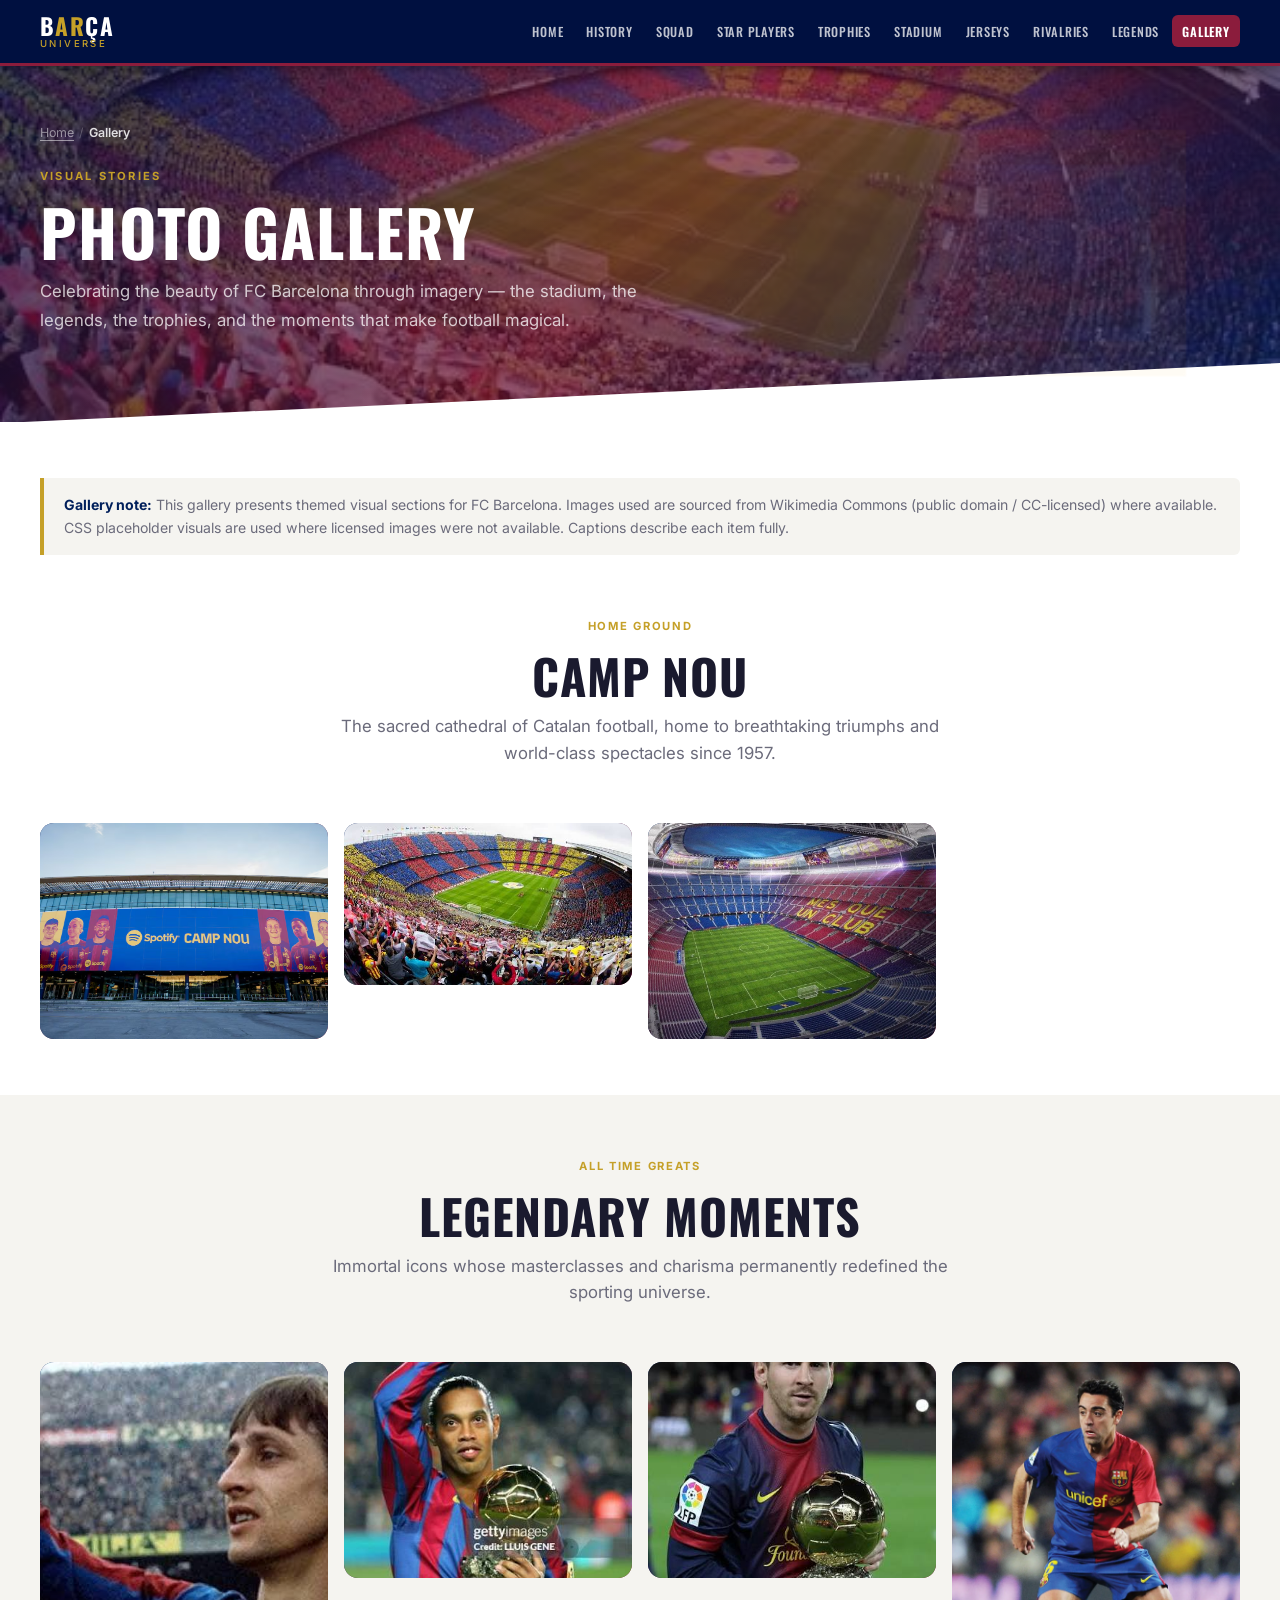
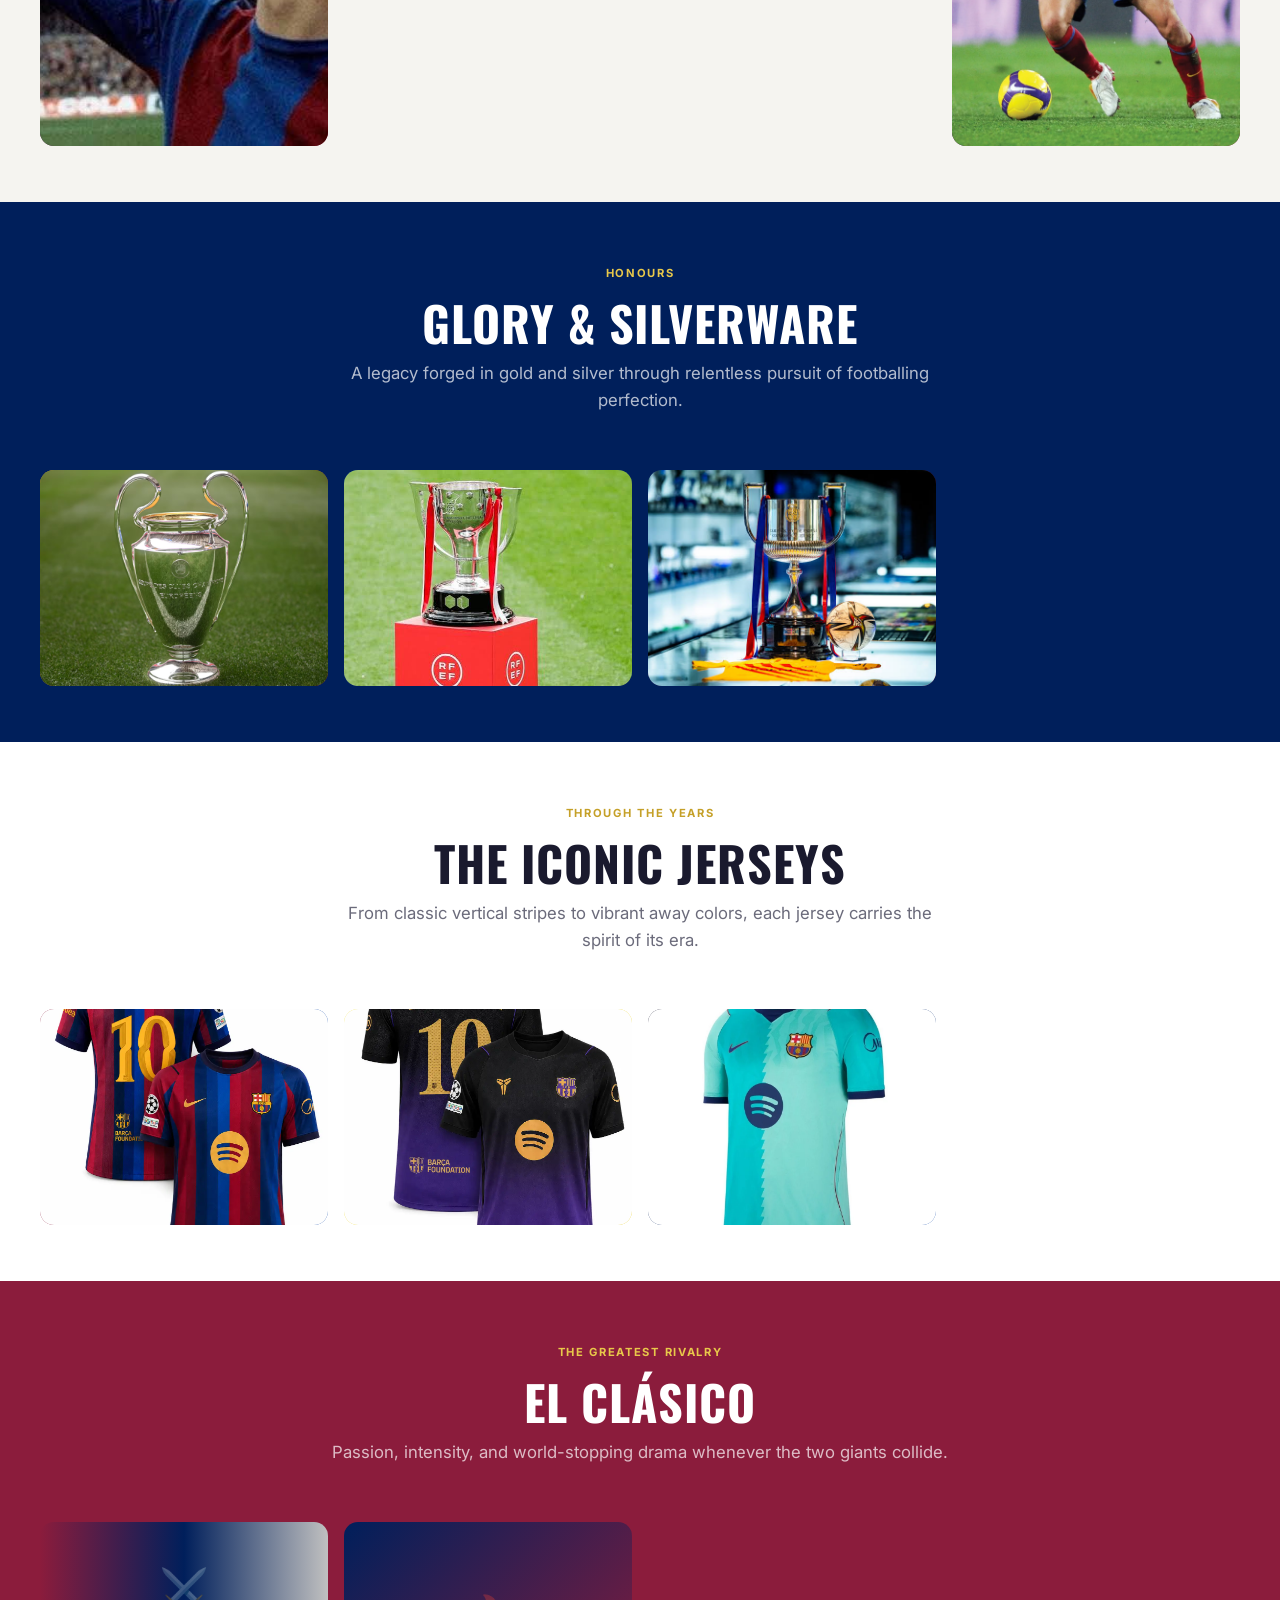
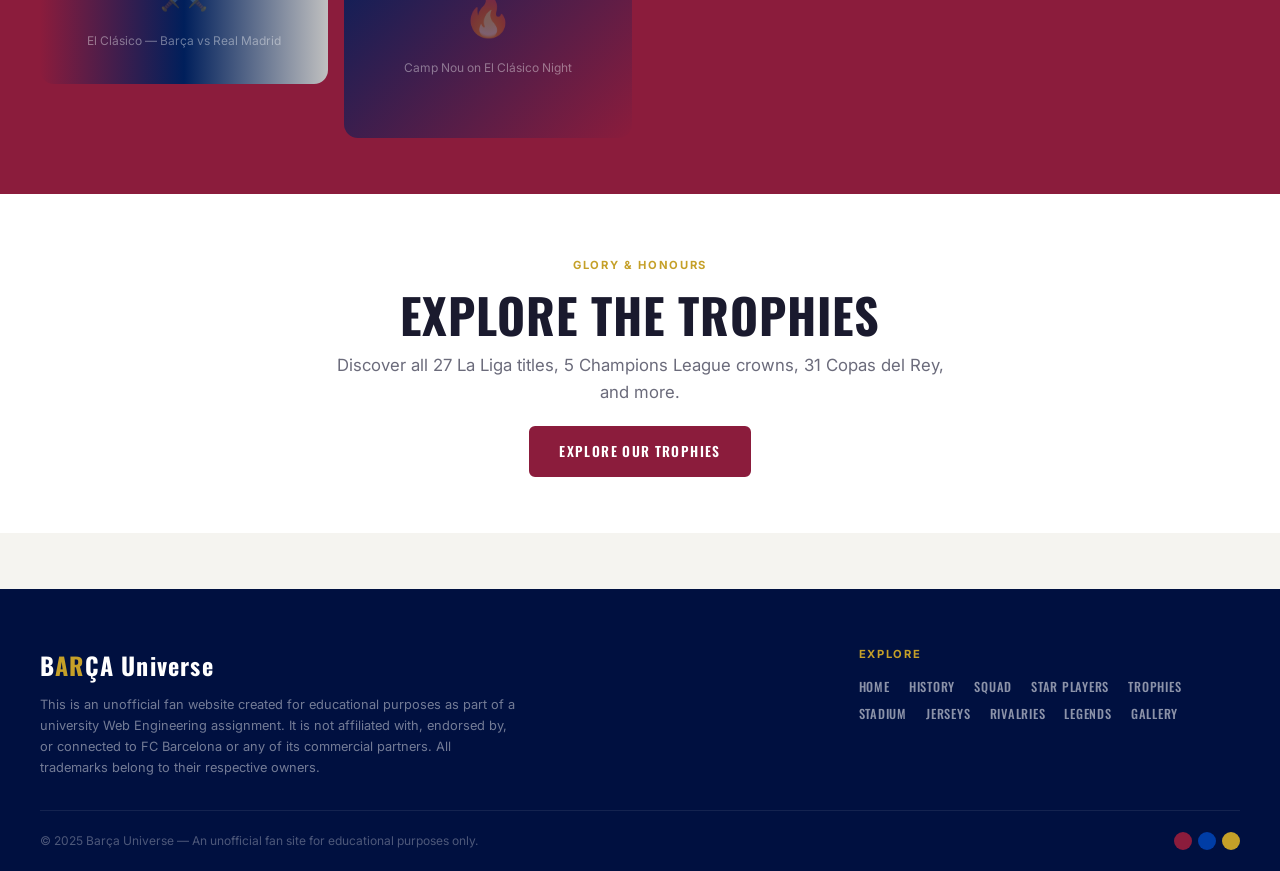
<file: gallery.html>
<!DOCTYPE html>
<html lang="en">
<head>
  <meta charset="UTF-8">
  <meta name="viewport" content="width=device-width, initial-scale=1.0">
  <title>Photo Gallery | Barça Universe</title>
  <meta name="description" content="A gallery celebrating FC Barcelona — the stadium, the legends, the trophies, and the beautiful game. CSS hover effects and responsive grid layout.">
  <link rel="stylesheet" href="css/style.css">
</head>
<body>

  <!-- Navigation -->
  <header class="site-header">
    <div class="container nav-wrapper">
      <a href="index.html" class="site-logo" aria-label="Barça Universe Home">
        <span class="logo-barca">B<span>AR</span>ÇA</span>
        <span class="logo-universe">Universe</span>
      </a>
      <nav class="site-nav" aria-label="Main navigation">
        <a href="index.html">Home</a>
        <a href="history.html">History</a>
        <a href="squad.html">Squad</a>
        <a href="players.html">Star Players</a>
        <a href="trophies.html">Trophies</a>
        <a href="stadium.html">Stadium</a>
        <a href="jerseys.html">Jerseys</a>
        <a href="rivalries.html">Rivalries</a>
        <a href="legends.html">Legends</a>
        <a href="gallery.html" class="active" aria-current="page">Gallery</a>
      </nav>
    </div>
  </header>

  <main>
    <!-- Page Hero -->
    <section class="page-hero page-hero--on-white banner-photo"><img class="banner-img" src="assets/images/images%20%2816%29.jfif" alt="Camp Nou packed with supporters on match day" loading="lazy" decoding="async">
      <div class="container">
        <nav class="breadcrumb" aria-label="Breadcrumb">
          <a href="index.html">Home</a>
          <span class="breadcrumb-sep">/</span>
          <span class="breadcrumb-current">Gallery</span>
        </nav>
        <p class="page-hero-label">Visual Stories</p>
        <h1 class="page-hero-title">Photo Gallery</h1>
        <p class="page-hero-subtitle">Celebrating the beauty of FC Barcelona through imagery — the stadium, the legends, the trophies, and the moments that make football magical.</p>
        <div class="page-hero-deco" aria-hidden="true">🖼️</div>
      </div>
    </section>

    <!-- Gallery Intro Note & Section 1: The Stadium -->
    <section class="section section--white" aria-labelledby="stadium-heading">
      <div class="container">
        <!-- Notice Box -->
        <aside style="background: var(--clr-neutral); border-left: 4px solid var(--clr-gold); padding: 1rem 1.25rem; border-radius: 0 var(--radius) var(--radius) 0; font-size: 0.88rem; color: var(--clr-muted); line-height: 1.6; margin-bottom: var(--space-xl);">
          <strong style="color: var(--clr-navy);">Gallery note:</strong> This gallery presents themed visual sections for FC Barcelona. Images used are sourced from Wikimedia Commons (public domain / CC-licensed) where available. CSS placeholder visuals are used where licensed images were not available. Captions describe each item fully.
        </aside>

        <header class="section-header">
          <span class="section-label">Home Ground</span>
          <h2 id="stadium-heading" class="section-title">Camp Nou</h2>
          <p class="section-subtitle">The sacred cathedral of Catalan football, home to breathtaking triumphs and world-class spectacles since 1957.</p>
        </header>

        <div class="gallery-grid">
          <!-- Item 1 -->
          <figure class="gallery-item has-photo" tabindex="0"><img class="photo-img" src="assets/images/Camp_nou.avif" alt="Exterior of Spotify Camp Nou, home of FC Barcelona" loading="lazy" decoding="async">
            <div class="gallery-placeholder" style="position:absolute; inset:0;">
              <span class="gallery-placeholder-icon" aria-hidden="true">🏟️</span>
              <span class="gallery-placeholder-text">Camp Nou Exterior</span>
            </div>
            <figcaption class="gallery-overlay">
              <span class="gallery-caption">Camp Nou — Opened 1957</span>
            </figcaption>
          </figure>

          <!-- Item 2 (Wide) -->
          <figure class="gallery-item gallery-item--wide has-photo" tabindex="0"><img class="photo-img" src="assets/images/images%20%2816%29.jfif" alt="Camp Nou packed with supporters on match day" loading="lazy" decoding="async">
            <div class="gallery-placeholder" style="position:absolute; inset:0;">
              <span class="gallery-placeholder-icon" aria-hidden="true">⚽</span>
              <span class="gallery-placeholder-text">Match Day Atmosphere</span>
            </div>
            <figcaption class="gallery-overlay">
              <span class="gallery-caption">A packed Camp Nou on Champions League night</span>
            </figcaption>
          </figure>

          <!-- Item 3 -->
          <figure class="gallery-item has-photo" tabindex="0"><img class="photo-img" src="assets/images/Inside_camp%20nou.webp" alt="Inside Camp Nou: the pitch and stands seen from above" loading="lazy" decoding="async">
            <div class="gallery-placeholder" style="position:absolute; inset:0;">
              <span class="gallery-placeholder-icon" aria-hidden="true">🎤</span>
              <span class="gallery-placeholder-text">Camp Nou Concert</span>
            </div>
            <figcaption class="gallery-overlay">
              <span class="gallery-caption">Camp Nou has hosted some of the world's greatest concerts</span>
            </figcaption>
          </figure>
        </div>
      </div>
    </section>

    <!-- Section 2: The Legends -->
    <section class="section section--neutral" aria-labelledby="legends-gallery-heading">
      <div class="container">
        <header class="section-header">
          <span class="section-label">All Time Greats</span>
          <h2 id="legends-gallery-heading" class="section-title">Legendary Moments</h2>
          <p class="section-subtitle">Immortal icons whose masterclasses and charisma permanently redefined the sporting universe.</p>
        </header>

        <div class="gallery-grid">
          <!-- Item 1 (Tall) -->
          <figure class="gallery-item gallery-item--tall has-photo" tabindex="0"><img class="photo-img" src="assets/images/cruyf.jfif" alt="Johan Cruyff in Barcelona colours, arm raised towards the crowd" style="object-position:38% 30%;" loading="lazy" decoding="async">
            <div class="gallery-placeholder" style="position:absolute; inset:0;">
              <span class="gallery-placeholder-icon" aria-hidden="true">👑</span>
              <span class="gallery-placeholder-text">Johan Cruyff — 1973–1978</span>
            </div>
            <figcaption class="gallery-overlay">
              <span class="gallery-caption">Johan Cruyff — The man who changed Barcelona forever</span>
            </figcaption>
          </figure>

          <!-- Item 2 -->
          <figure class="gallery-item has-photo" tabindex="0"><img class="photo-img" src="assets/images/ronaldihno.jfif" alt="Ronaldinho in Barcelona kit holding a golden trophy" loading="lazy" decoding="async">
            <div class="gallery-placeholder" style="position:absolute; inset:0;">
              <span class="gallery-placeholder-icon" aria-hidden="true">⚽</span>
              <span class="gallery-placeholder-text">Ronaldinho 2003–2008</span>
            </div>
            <figcaption class="gallery-overlay">
              <span class="gallery-caption">Ronaldinho — Pure joy in football form</span>
            </figcaption>
          </figure>

          <!-- Item 3 -->
          <figure class="gallery-item has-photo" tabindex="0"><img class="photo-img" src="assets/images/Messi_image.jfif" alt="Lionel Messi in Barcelona kit holding the golden Ballon d'Or trophy" loading="lazy" decoding="async">
            <div class="gallery-placeholder" style="position:absolute; inset:0;">
              <span class="gallery-placeholder-icon" aria-hidden="true">🌟</span>
              <span class="gallery-placeholder-text">Lionel Messi 2004–2021</span>
            </div>
            <figcaption class="gallery-overlay">
              <span class="gallery-caption">Lionel Messi — 672 goals in 778 appearances</span>
            </figcaption>
          </figure>

          <!-- Item 4 (Tall) -->
          <figure class="gallery-item gallery-item--tall has-photo" tabindex="0"><img class="photo-img" src="assets/images/Xavi.webp" alt="Xavi Hernández dribbling the ball in a Barcelona shirt" loading="lazy" decoding="async">
            <div class="gallery-placeholder" style="position:absolute; inset:0;">
              <span class="gallery-placeholder-icon" aria-hidden="true">🏅</span>
              <span class="gallery-placeholder-text">Xavi &amp; Iniesta</span>
            </div>
            <figcaption class="gallery-overlay">
              <span class="gallery-caption">Xavi and Iniesta — The midfield heartbeat of a golden era</span>
            </figcaption>
          </figure>
        </div>
      </div>
    </section>

    <!-- Section 3: The Trophies -->
    <section class="section section--dark" aria-labelledby="trophies-gallery-heading">
      <div class="container">
        <header class="section-header">
          <span class="section-label section-label--light">Honours</span>
          <h2 id="trophies-gallery-heading" class="section-title">Glory &amp; Silverware</h2>
          <p class="section-subtitle">A legacy forged in gold and silver through relentless pursuit of footballing perfection.</p>
        </header>

        <div class="gallery-grid">
          <!-- Item 1 -->
          <figure class="gallery-item has-photo" style="background: linear-gradient(135deg, #C5A028 0%, #8B1C3C 100%);" tabindex="0"><img class="photo-img" src="assets/images/UCL.avif" alt="The UEFA Champions League trophy on the grass" loading="lazy" decoding="async">
            <div class="gallery-placeholder" style="position:absolute; inset:0;">
              <span class="gallery-placeholder-icon" aria-hidden="true">🏆</span>
              <span class="gallery-placeholder-text">UEFA Champions League Finals</span>
            </div>
            <figcaption class="gallery-overlay">
              <span class="gallery-caption">Five Champions League triumphs — 1992, 2006, 2009, 2011, 2015</span>
            </figcaption>
          </figure>

          <!-- Item 2 -->
          <figure class="gallery-item has-photo" style="background: linear-gradient(135deg, #003DA5 0%, #001F5B 100%);" tabindex="0"><img class="photo-img" src="assets/images/laliga_title.jfif" alt="The La Liga trophy on a red plinth" loading="lazy" decoding="async">
            <div class="gallery-placeholder" style="position:absolute; inset:0;">
              <span class="gallery-placeholder-icon" aria-hidden="true">🥇</span>
              <span class="gallery-placeholder-text">La Liga Champions</span>
            </div>
            <figcaption class="gallery-overlay">
              <span class="gallery-caption">27 La Liga titles — the most decorated club in Spain's top flight</span>
            </figcaption>
          </figure>

          <!-- Item 3 -->
          <figure class="gallery-item has-photo" style="background: linear-gradient(135deg, #001F5B 0%, #8B1C3C 100%);" tabindex="0"><img class="photo-img" src="assets/images/copa_del_rey.jfif" alt="The Copa del Rey trophy" loading="lazy" decoding="async">
            <div class="gallery-placeholder" style="position:absolute; inset:0;">
              <span class="gallery-placeholder-icon" aria-hidden="true">🛡️</span>
              <span class="gallery-placeholder-text">Copa del Rey</span>
            </div>
            <figcaption class="gallery-overlay">
              <span class="gallery-caption">31 Copa del Rey victories — a record in Spanish football</span>
            </figcaption>
          </figure>
        </div>
      </div>
    </section>

    <!-- Section 4: Historic Kits -->
    <section class="section section--white" aria-labelledby="kits-gallery-heading">
      <div class="container">
        <header class="section-header">
          <span class="section-label">Through The Years</span>
          <h2 id="kits-gallery-heading" class="section-title">The Iconic Jerseys</h2>
          <p class="section-subtitle">From classic vertical stripes to vibrant away colors, each jersey carries the spirit of its era.</p>
        </header>

        <div class="gallery-grid">
          <!-- Item 1 (Home) -->
          <figure class="gallery-item has-photo" style="background: linear-gradient(to right, #8B1C3C 33%, #003DA5 33%);" tabindex="0"><img class="photo-img photo-img--contain" src="assets/images/barca_home_jersey%20%282%29.webp" alt="FC Barcelona home jersey, front and back, with the garnet and blue stripes" loading="lazy" decoding="async">
            <div class="gallery-placeholder" style="position:absolute; inset:0;">
              <span class="gallery-placeholder-icon" aria-hidden="true">👕</span>
              <span class="gallery-placeholder-text">Classic Garnet &amp; Blue Stripes</span>
            </div>
            <figcaption class="gallery-overlay">
              <span class="gallery-caption">The iconic garnet and blue vertical stripes — worn since 1900</span>
            </figcaption>
          </figure>

          <!-- Item 2 (Away) -->
          <figure class="gallery-item has-photo" style="background: linear-gradient(135deg, #F5E642 0%, #E8C800 100%);" tabindex="0"><img class="photo-img photo-img--contain" src="assets/images/barca_Second_jersey.webp" alt="FC Barcelona second (away) jersey, front and back, in black and purple" loading="lazy" decoding="async">
            <div class="gallery-placeholder" style="position:absolute; inset:0;">
              <span class="gallery-placeholder-icon" aria-hidden="true" style="color: #1A1A2E;">👕</span>
              <span class="gallery-placeholder-text" style="color: #1A1A2E;">Away Kit — Yellow</span>
            </div>
            <figcaption class="gallery-overlay">
              <span class="gallery-caption">Away kit — bold yellow for European and away fixtures</span>
            </figcaption>
          </figure>

          <!-- Item 3 (Third) -->
          <figure class="gallery-item has-photo" style="background: linear-gradient(135deg, #1A1A2E 0%, #003DA5 100%);" tabindex="0"><img class="photo-img photo-img--contain" src="assets/images/Barca_third_jersey.webp" alt="FC Barcelona third jersey in turquoise" loading="lazy" decoding="async">
            <div class="gallery-placeholder" style="position:absolute; inset:0;">
              <span class="gallery-placeholder-icon" aria-hidden="true">👕</span>
              <span class="gallery-placeholder-text">Third Kit — Navy</span>
            </div>
            <figcaption class="gallery-overlay">
              <span class="gallery-caption">Third kit — deep navy with royal blue details</span>
            </figcaption>
          </figure>
        </div>
      </div>
    </section>

    <!-- Section 5: El Clásico -->
    <section class="section section--garnet" aria-labelledby="clasico-gallery-heading">
      <div class="container">
        <header class="section-header">
          <span class="section-label section-label--light">The Greatest Rivalry</span>
          <h2 id="clasico-gallery-heading" class="section-title">El Clásico</h2>
          <p class="section-subtitle">Passion, intensity, and world-stopping drama whenever the two giants collide.</p>
        </header>

        <div class="gallery-grid">
          <!-- Item 1 (Wide) -->
          <figure class="gallery-item gallery-item--wide" style="background: linear-gradient(to right, #8B1C3C 0%, #001F5B 50%, #C0C0C0 100%);" tabindex="0">
            <div class="gallery-placeholder" style="position:absolute; inset:0;">
              <span class="gallery-placeholder-icon" aria-hidden="true">⚔️</span>
              <span class="gallery-placeholder-text">El Clásico — Barça vs Real Madrid</span>
            </div>
            <figcaption class="gallery-overlay">
              <span class="gallery-caption">El Clásico — the most watched club fixture in the world</span>
            </figcaption>
          </figure>

          <!-- Item 2 -->
          <figure class="gallery-item" style="background: linear-gradient(135deg, #001F5B 0%, #8B1C3C 100%);" tabindex="0">
            <div class="gallery-placeholder" style="position:absolute; inset:0;">
              <span class="gallery-placeholder-icon" aria-hidden="true">🔥</span>
              <span class="gallery-placeholder-text">Camp Nou on El Clásico Night</span>
            </div>
            <figcaption class="gallery-overlay">
              <span class="gallery-caption">The atmosphere at Camp Nou during El Clásico is unlike any other</span>
            </figcaption>
          </figure>
        </div>
      </div>
    </section>

    <!-- End Section CTA -->
    <section class="section section--white text-center" aria-label="Explore Trophies">
      <div class="container">
        <header class="section-header" style="margin-bottom: var(--space-md);">
          <span class="section-label">Glory &amp; Honours</span>
          <h2 class="section-title">Explore The Trophies</h2>
          <p class="section-subtitle">Discover all 27 La Liga titles, 5 Champions League crowns, 31 Copas del Rey, and more.</p>
        </header>
        <a href="trophies.html" class="btn btn-primary">Explore Our Trophies</a>
      </div>
    </section>
  </main>

  <!-- Footer -->
  <footer class="site-footer">
    <div class="container">
      <div class="footer-inner">
        <div class="footer-brand">
          <span class="footer-logo">B<span>AR</span>ÇA <span style="color:var(--clr-white)">Universe</span></span>
          <p class="footer-disclaimer">This is an unofficial fan website created for educational purposes as part of a university Web Engineering assignment. It is not affiliated with, endorsed by, or connected to FC Barcelona or any of its commercial partners. All trademarks belong to their respective owners.</p>
        </div>
        <div>
          <p class="footer-nav-title">Explore</p>
          <nav class="footer-nav" aria-label="Footer navigation">
            <a href="index.html">Home</a>
            <a href="history.html">History</a>
            <a href="squad.html">Squad</a>
            <a href="players.html">Star Players</a>
            <a href="trophies.html">Trophies</a>
            <a href="stadium.html">Stadium</a>
            <a href="jerseys.html">Jerseys</a>
            <a href="rivalries.html">Rivalries</a>
            <a href="legends.html">Legends</a>
            <a href="gallery.html">Gallery</a>
          </nav>
        </div>
      </div>
      <div class="footer-bottom">
        <p class="footer-copy">&copy; 2025 Barça Universe &mdash; An unofficial fan site for educational purposes only.</p>
        <div class="footer-colors" aria-hidden="true">
          <span class="footer-color-swatch" style="background:#8B1C3C;" title="Garnet"></span>
          <span class="footer-color-swatch" style="background:#003DA5;" title="Blue"></span>
          <span class="footer-color-swatch" style="background:#C5A028;" title="Gold"></span>
        </div>
      </div>
    </div>
  </footer>

</body>
</html>
</file>
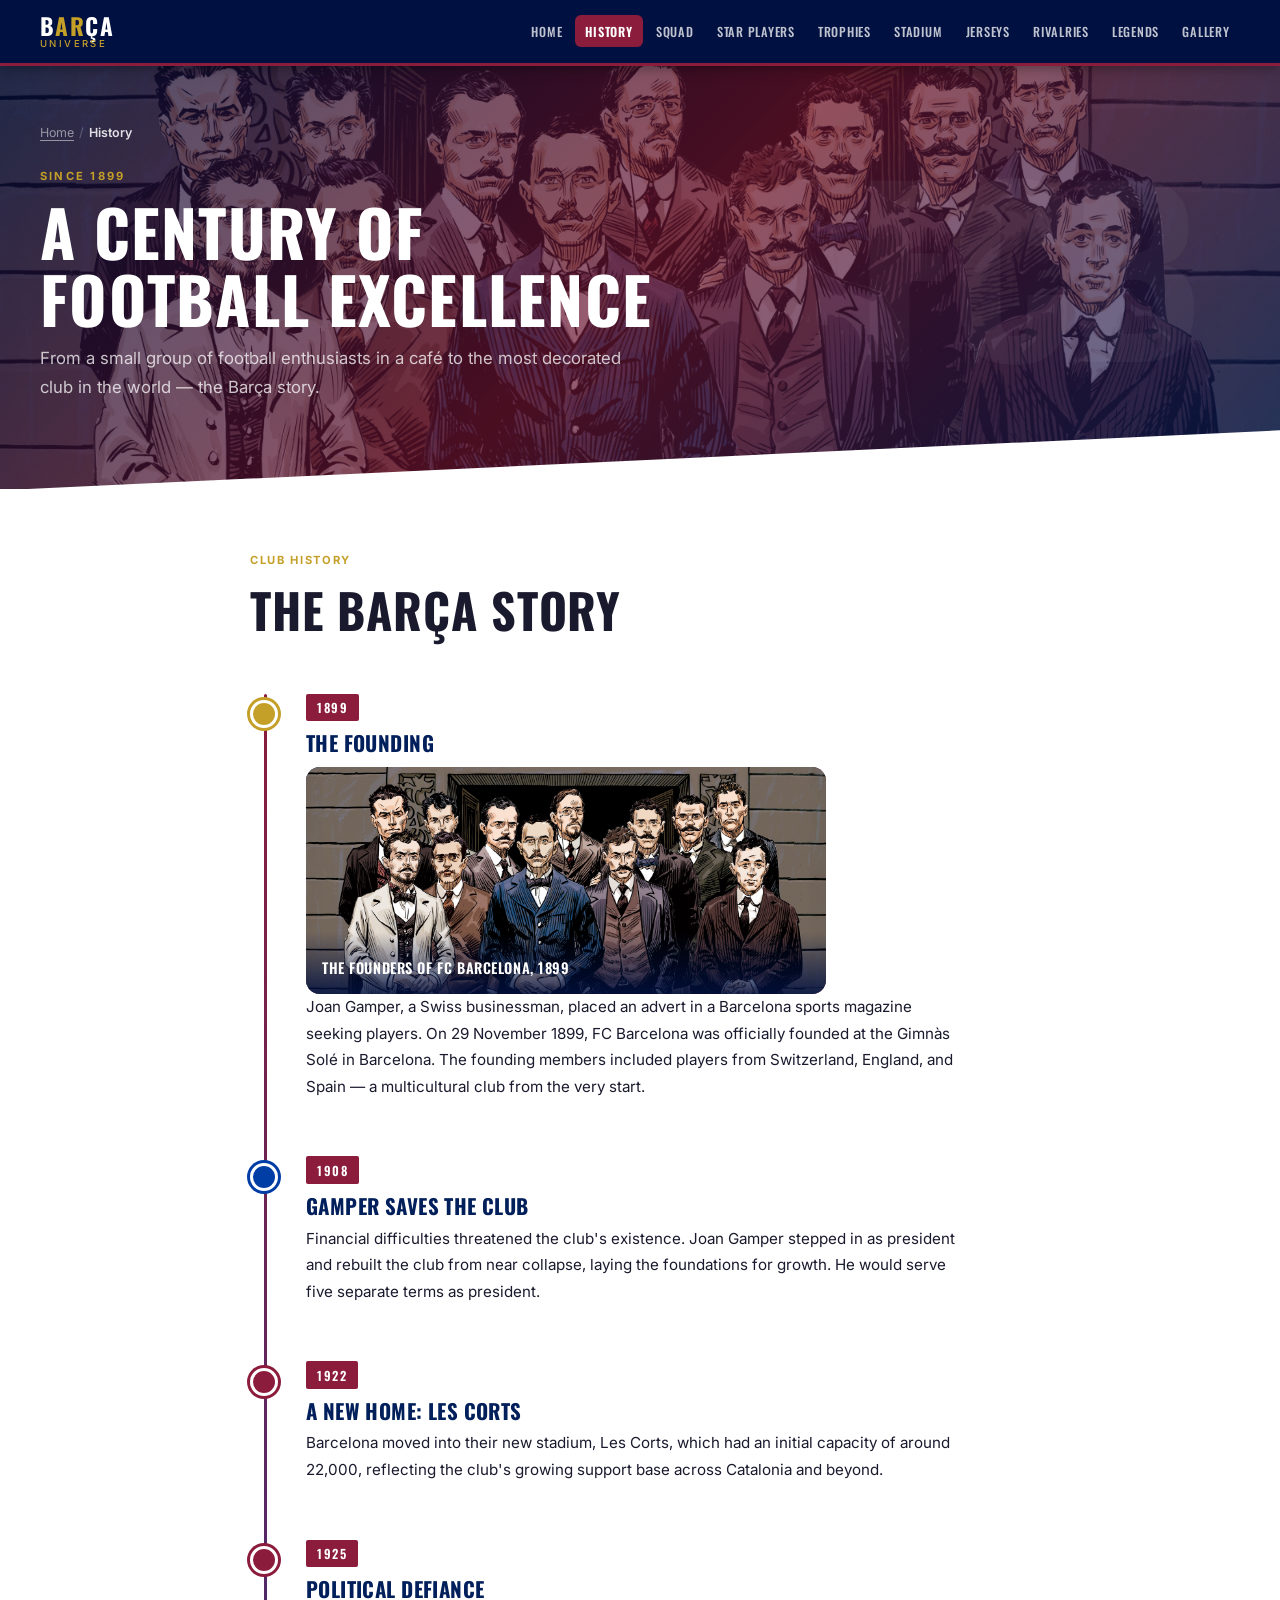
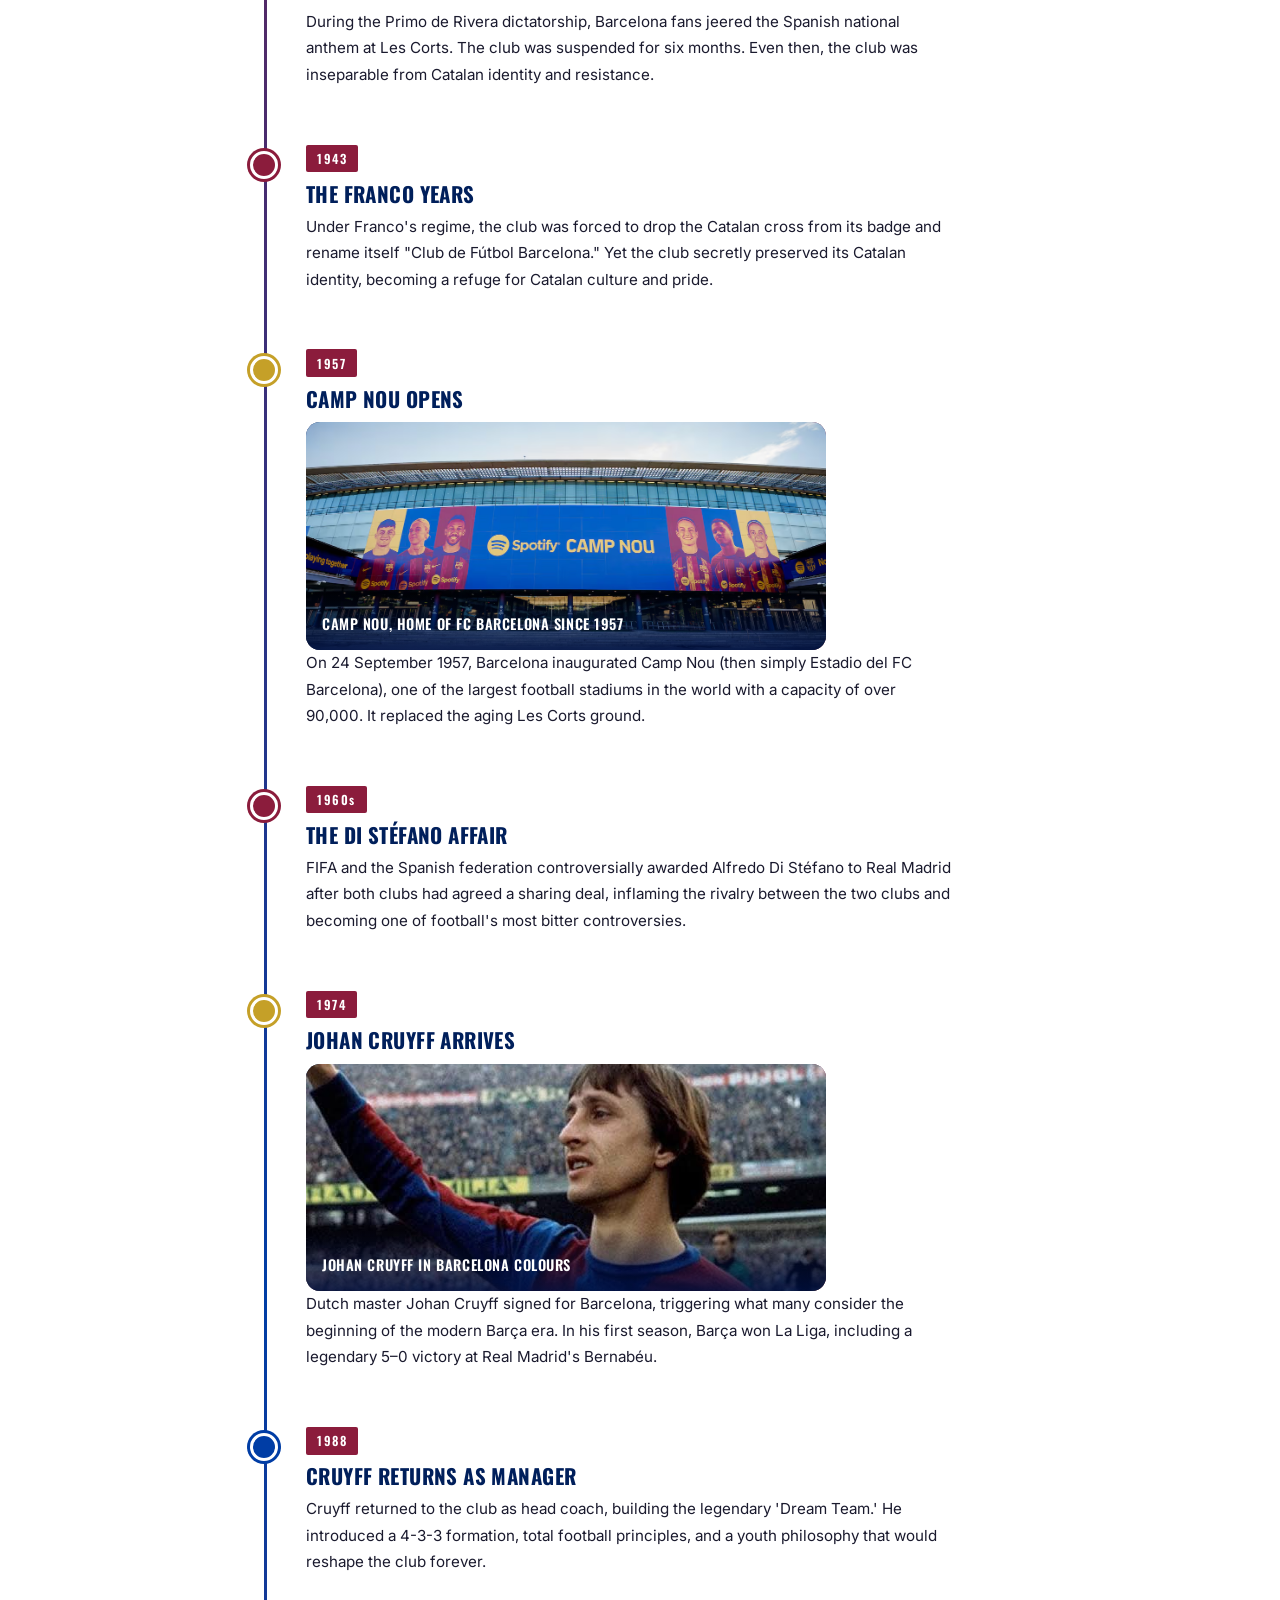
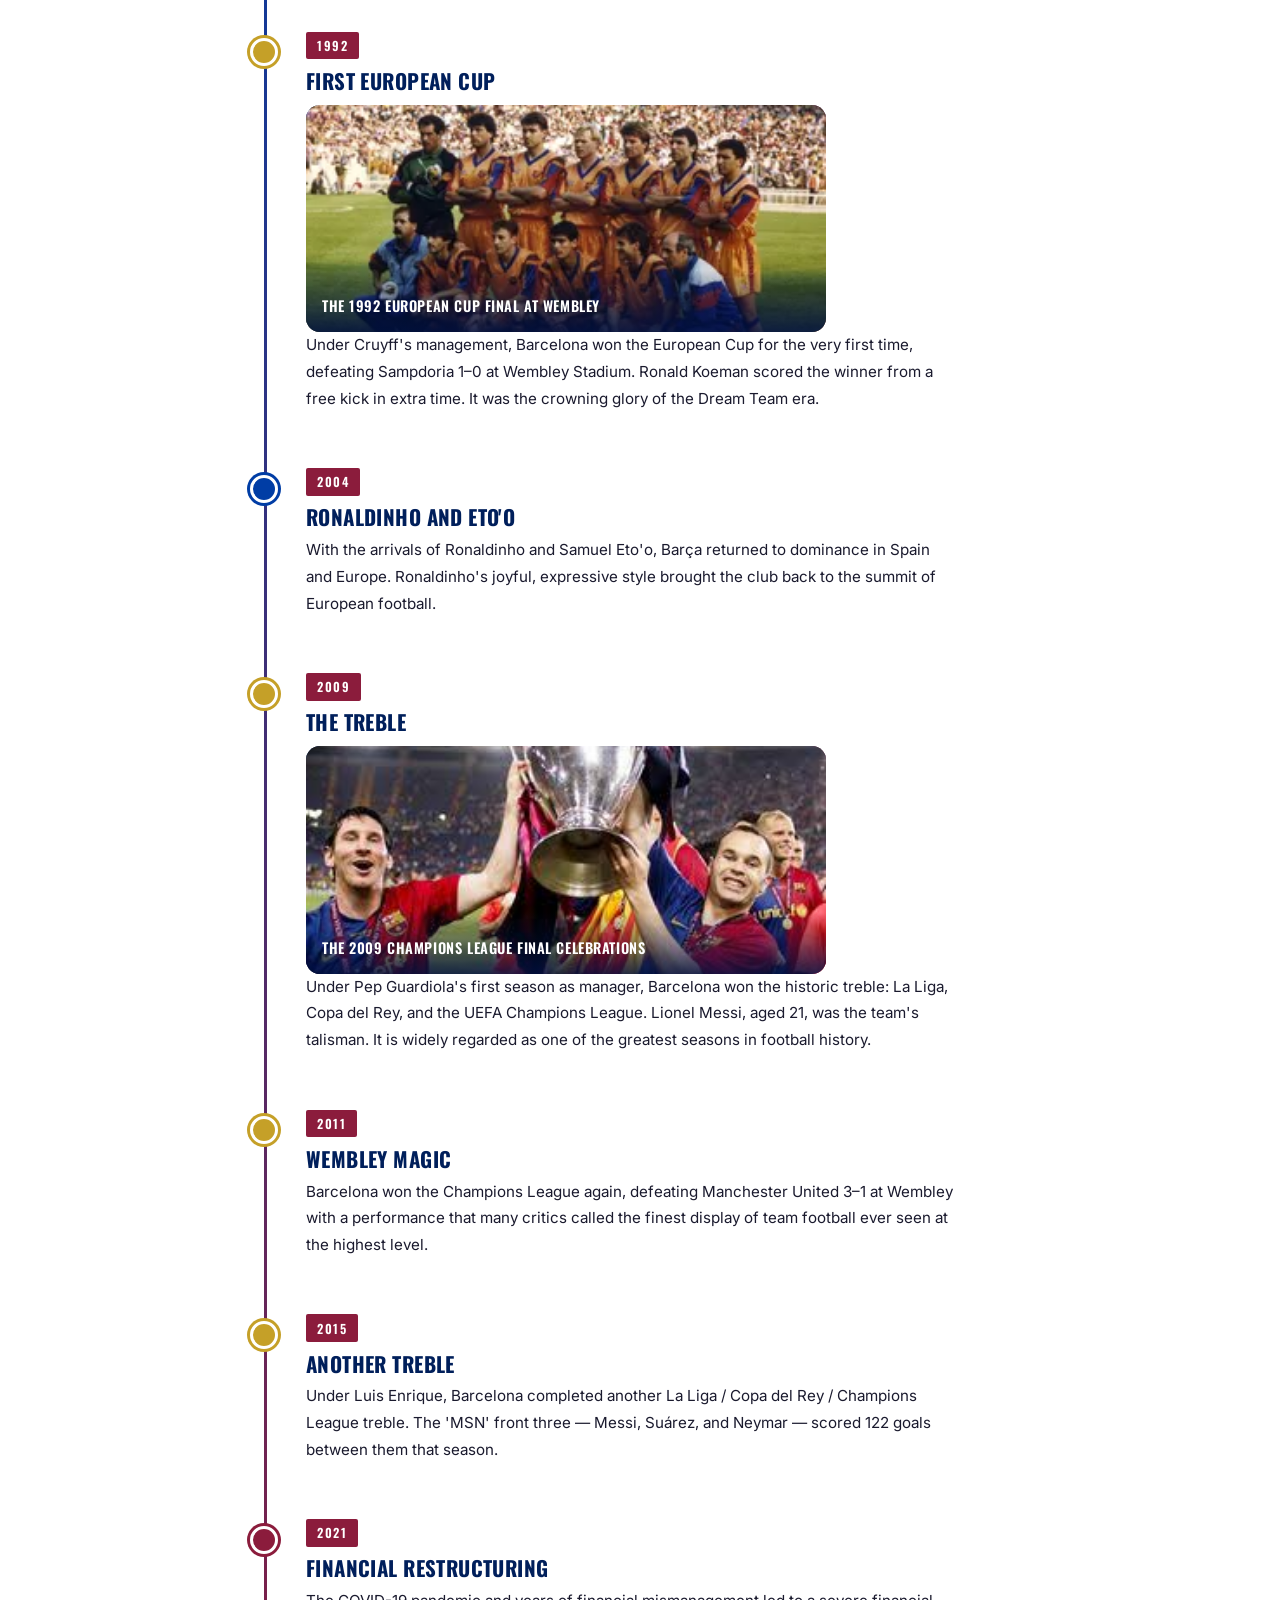
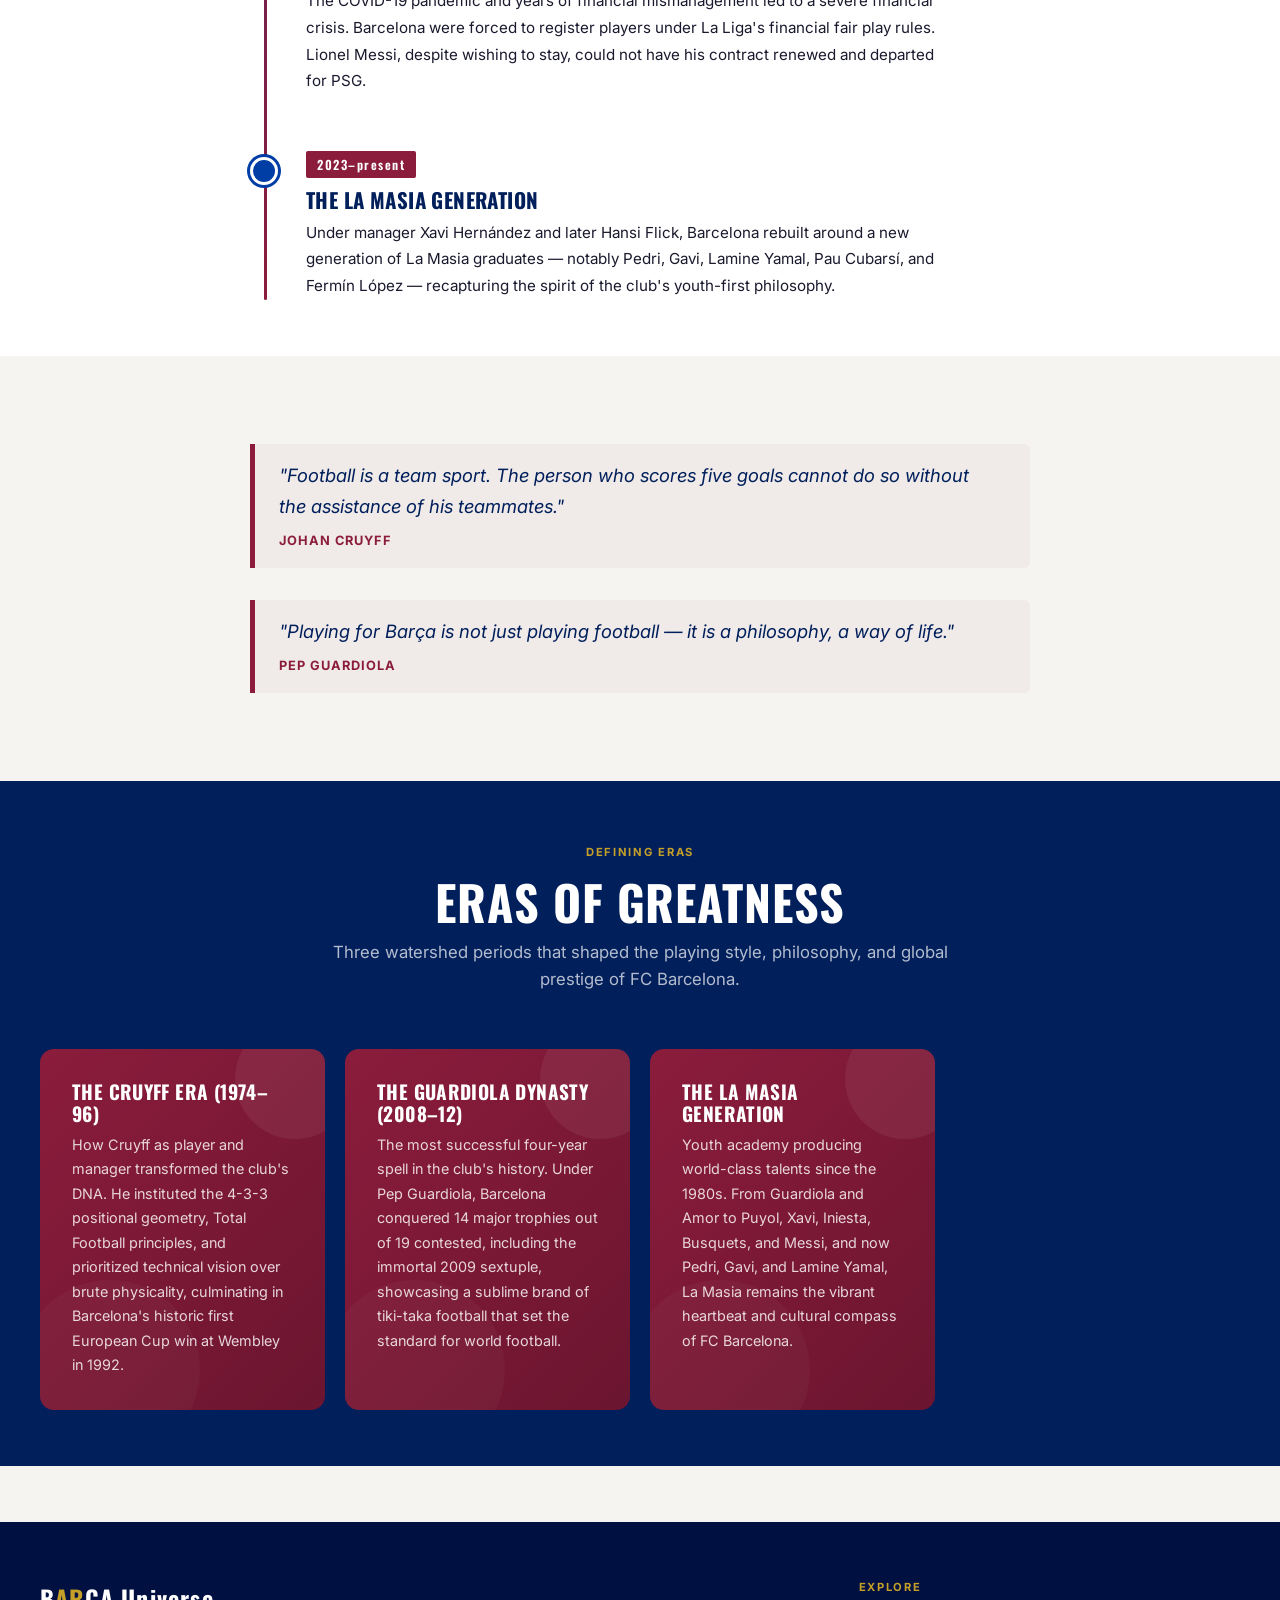
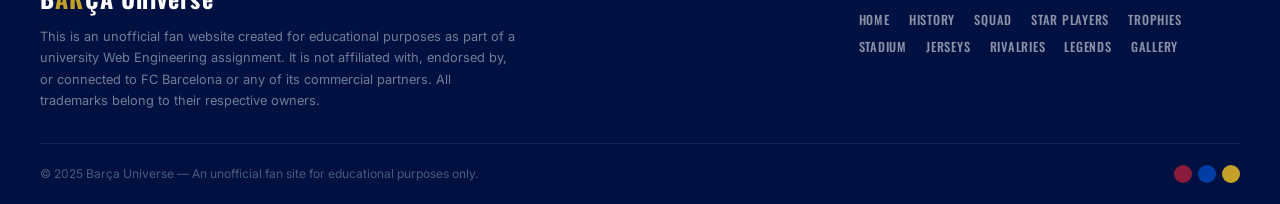
<file: history.html>
<!DOCTYPE html>
<html lang="en">
<head>
  <meta charset="UTF-8">
  <meta name="viewport" content="width=device-width, initial-scale=1.0">
  <title>Club History | Barça Universe</title>
  <meta name="description" content="Discover FC Barcelona's rich history from its 1899 founding by Joan Gamper through the golden eras of Cruyff and Guardiola.">
  <link rel="stylesheet" href="css/style.css">
</head>
<body>

  <!-- Navigation -->
  <header class="site-header">
    <div class="container nav-wrapper">
      <a href="index.html" class="site-logo" aria-label="Barça Universe Home">
        <span class="logo-barca">B<span>AR</span>ÇA</span>
        <span class="logo-universe">Universe</span>
      </a>
      <nav class="site-nav" aria-label="Main navigation">
        <a href="index.html">Home</a>
        <a href="history.html" class="active" aria-current="page">History</a>
        <a href="squad.html">Squad</a>
        <a href="players.html">Star Players</a>
        <a href="trophies.html">Trophies</a>
        <a href="stadium.html">Stadium</a>
        <a href="jerseys.html">Jerseys</a>
        <a href="rivalries.html">Rivalries</a>
        <a href="legends.html">Legends</a>
        <a href="gallery.html">Gallery</a>
      </nav>
    </div>
  </header>

  <main>
    <!-- Page Hero -->
    <section class="page-hero page-hero--on-white banner-photo"><img class="banner-img" src="assets/images/Founder.jfif" alt="Illustration of the founders of FC Barcelona in front of the Gimnasio Sole, 1899" loading="lazy" decoding="async">
      <div class="container">
        <nav class="breadcrumb" aria-label="Breadcrumb">
          <a href="index.html">Home</a>
          <span class="breadcrumb-sep">/</span>
          <span class="breadcrumb-current">History</span>
        </nav>
        <p class="page-hero-label">Since 1899</p>
        <h1 class="page-hero-title">A Century of<br>Football Excellence</h1>
        <p class="page-hero-subtitle">From a small group of football enthusiasts in a café to the most decorated club in the world — the Barça story.</p>
        <div class="page-hero-deco" aria-hidden="true">FCB</div>
      </div>
    </section>

    <!-- Timeline Section -->
    <section class="section section--white" aria-labelledby="timeline-heading">
      <div class="container container--narrow">
        <header class="section-header section-header--left">
          <span class="section-label">Club History</span>
          <h2 id="timeline-heading" class="section-title">The Barça Story</h2>
        </header>

        <div class="timeline">
          <!-- 1. 1899 -->
          <article class="timeline-item">
            <div class="timeline-dot timeline-dot--gold" aria-hidden="true"></div>
            <span class="timeline-year"><time datetime="1899">1899</time></span>
            <h3 class="timeline-title">The Founding</h3>
            <figure class="photo-figure has-photo photo-figure--timeline"><img class="photo-img" src="assets/images/Founder.jfif" alt="Illustration of the founders of FC Barcelona in front of the Gimnasio Sole, 1899" loading="lazy" decoding="async"><figcaption>The founders of FC Barcelona, 1899</figcaption></figure>
            <p class="timeline-body">Joan Gamper, a Swiss businessman, placed an advert in a Barcelona sports magazine seeking players. On 29 November 1899, FC Barcelona was officially founded at the Gimnàs Solé in Barcelona. The founding members included players from Switzerland, England, and Spain — a multicultural club from the very start.</p>
          </article>

          <!-- 2. 1908 -->
          <article class="timeline-item">
            <div class="timeline-dot timeline-dot--blue" aria-hidden="true"></div>
            <span class="timeline-year"><time datetime="1908">1908</time></span>
            <h3 class="timeline-title">Gamper Saves the Club</h3>
            <p class="timeline-body">Financial difficulties threatened the club's existence. Joan Gamper stepped in as president and rebuilt the club from near collapse, laying the foundations for growth. He would serve five separate terms as president.</p>
          </article>

          <!-- 3. 1922 -->
          <article class="timeline-item">
            <div class="timeline-dot" aria-hidden="true"></div>
            <span class="timeline-year"><time datetime="1922">1922</time></span>
            <h3 class="timeline-title">A New Home: Les Corts</h3>
            <p class="timeline-body">Barcelona moved into their new stadium, Les Corts, which had an initial capacity of around 22,000, reflecting the club's growing support base across Catalonia and beyond.</p>
          </article>

          <!-- 4. 1925 -->
          <article class="timeline-item">
            <div class="timeline-dot" aria-hidden="true"></div>
            <span class="timeline-year"><time datetime="1925">1925</time></span>
            <h3 class="timeline-title">Political Defiance</h3>
            <p class="timeline-body">During the Primo de Rivera dictatorship, Barcelona fans jeered the Spanish national anthem at Les Corts. The club was suspended for six months. Even then, the club was inseparable from Catalan identity and resistance.</p>
          </article>

          <!-- 5. 1943 -->
          <article class="timeline-item">
            <div class="timeline-dot" aria-hidden="true"></div>
            <span class="timeline-year"><time datetime="1943">1943</time></span>
            <h3 class="timeline-title">The Franco Years</h3>
            <p class="timeline-body">Under Franco's regime, the club was forced to drop the Catalan cross from its badge and rename itself "Club de Fútbol Barcelona." Yet the club secretly preserved its Catalan identity, becoming a refuge for Catalan culture and pride.</p>
          </article>

          <!-- 6. 1957 -->
          <article class="timeline-item">
            <div class="timeline-dot timeline-dot--gold" aria-hidden="true"></div>
            <span class="timeline-year"><time datetime="1957">1957</time></span>
            <h3 class="timeline-title">Camp Nou Opens</h3>
            <figure class="photo-figure has-photo photo-figure--timeline"><img class="photo-img" src="assets/images/Camp_nou.avif" alt="Exterior of Spotify Camp Nou, home of FC Barcelona" loading="lazy" decoding="async"><figcaption>Camp Nou, home of FC Barcelona since 1957</figcaption></figure>
            <p class="timeline-body">On 24 September 1957, Barcelona inaugurated Camp Nou (then simply Estadio del FC Barcelona), one of the largest football stadiums in the world with a capacity of over 90,000. It replaced the aging Les Corts ground.</p>
          </article>

          <!-- 7. 1960s -->
          <article class="timeline-item">
            <div class="timeline-dot" aria-hidden="true"></div>
            <span class="timeline-year">1960s</span>
            <h3 class="timeline-title">The Di Stéfano Affair</h3>
            <p class="timeline-body">FIFA and the Spanish federation controversially awarded Alfredo Di Stéfano to Real Madrid after both clubs had agreed a sharing deal, inflaming the rivalry between the two clubs and becoming one of football's most bitter controversies.</p>
          </article>

          <!-- 8. 1974 -->
          <article class="timeline-item">
            <div class="timeline-dot timeline-dot--gold" aria-hidden="true"></div>
            <span class="timeline-year"><time datetime="1974">1974</time></span>
            <h3 class="timeline-title">Johan Cruyff Arrives</h3>
            <figure class="photo-figure has-photo photo-figure--timeline"><img class="photo-img" src="assets/images/cruyf.jfif" alt="Johan Cruyff in Barcelona colours, arm raised towards the crowd" style="object-position:38% 30%;" loading="lazy" decoding="async"><figcaption>Johan Cruyff in Barcelona colours</figcaption></figure>
            <p class="timeline-body">Dutch master Johan Cruyff signed for Barcelona, triggering what many consider the beginning of the modern Barça era. In his first season, Barça won La Liga, including a legendary 5–0 victory at Real Madrid's Bernabéu.</p>
          </article>

          <!-- 9. 1988 -->
          <article class="timeline-item">
            <div class="timeline-dot timeline-dot--blue" aria-hidden="true"></div>
            <span class="timeline-year"><time datetime="1988">1988</time></span>
            <h3 class="timeline-title">Cruyff Returns as Manager</h3>
            <p class="timeline-body">Cruyff returned to the club as head coach, building the legendary 'Dream Team.' He introduced a 4-3-3 formation, total football principles, and a youth philosophy that would reshape the club forever.</p>
          </article>

          <!-- 10. 1992 -->
          <article class="timeline-item">
            <div class="timeline-dot timeline-dot--gold" aria-hidden="true"></div>
            <span class="timeline-year"><time datetime="1992">1992</time></span>
            <h3 class="timeline-title">First European Cup</h3>
            <figure class="photo-figure has-photo photo-figure--timeline"><img class="photo-img" src="assets/images/2-Final-Champions-1992-min.webp" alt="FC Barcelona team photo before the 1992 European Cup final at Wembley" loading="lazy" decoding="async"><figcaption>The 1992 European Cup final at Wembley</figcaption></figure>
            <p class="timeline-body">Under Cruyff's management, Barcelona won the European Cup for the very first time, defeating Sampdoria 1–0 at Wembley Stadium. Ronald Koeman scored the winner from a free kick in extra time. It was the crowning glory of the Dream Team era.</p>
          </article>

          <!-- 11. 2004 -->
          <article class="timeline-item">
            <div class="timeline-dot timeline-dot--blue" aria-hidden="true"></div>
            <span class="timeline-year"><time datetime="2004">2004</time></span>
            <h3 class="timeline-title">Ronaldinho and Eto'o</h3>
            <p class="timeline-body">With the arrivals of Ronaldinho and Samuel Eto'o, Barça returned to dominance in Spain and Europe. Ronaldinho's joyful, expressive style brought the club back to the summit of European football.</p>
          </article>

          <!-- 12. 2009 -->
          <article class="timeline-item">
            <div class="timeline-dot timeline-dot--gold" aria-hidden="true"></div>
            <span class="timeline-year"><time datetime="2009">2009</time></span>
            <h3 class="timeline-title">The Treble</h3>
            <figure class="photo-figure has-photo photo-figure--timeline"><img class="photo-img" src="assets/images/champ.jfif" alt="Barcelona players lifting the Champions League trophy in celebration" loading="lazy" decoding="async"><figcaption>The 2009 Champions League final celebrations</figcaption></figure>
            <p class="timeline-body">Under Pep Guardiola's first season as manager, Barcelona won the historic treble: La Liga, Copa del Rey, and the UEFA Champions League. Lionel Messi, aged 21, was the team's talisman. It is widely regarded as one of the greatest seasons in football history.</p>
          </article>

          <!-- 13. 2011 -->
          <article class="timeline-item">
            <div class="timeline-dot timeline-dot--gold" aria-hidden="true"></div>
            <span class="timeline-year"><time datetime="2011">2011</time></span>
            <h3 class="timeline-title">Wembley Magic</h3>
            <p class="timeline-body">Barcelona won the Champions League again, defeating Manchester United 3–1 at Wembley with a performance that many critics called the finest display of team football ever seen at the highest level.</p>
          </article>

          <!-- 14. 2015 -->
          <article class="timeline-item">
            <div class="timeline-dot timeline-dot--gold" aria-hidden="true"></div>
            <span class="timeline-year"><time datetime="2015">2015</time></span>
            <h3 class="timeline-title">Another Treble</h3>
            <p class="timeline-body">Under Luis Enrique, Barcelona completed another La Liga / Copa del Rey / Champions League treble. The 'MSN' front three — Messi, Suárez, and Neymar — scored 122 goals between them that season.</p>
          </article>

          <!-- 15. 2021 -->
          <article class="timeline-item">
            <div class="timeline-dot" aria-hidden="true"></div>
            <span class="timeline-year"><time datetime="2021">2021</time></span>
            <h3 class="timeline-title">Financial Restructuring</h3>
            <p class="timeline-body">The COVID-19 pandemic and years of financial mismanagement led to a severe financial crisis. Barcelona were forced to register players under La Liga's financial fair play rules. Lionel Messi, despite wishing to stay, could not have his contract renewed and departed for PSG.</p>
          </article>

          <!-- 16. 2023–present -->
          <article class="timeline-item">
            <div class="timeline-dot timeline-dot--blue" aria-hidden="true"></div>
            <span class="timeline-year">2023–present</span>
            <h3 class="timeline-title">The La Masia Generation</h3>
            <p class="timeline-body">Under manager Xavi Hernández and later Hansi Flick, Barcelona rebuilt around a new generation of La Masia graduates — notably Pedri, Gavi, Lamine Yamal, Pau Cubarsí, and Fermín López — recapturing the spirit of the club's youth-first philosophy.</p>
          </article>
        </div>
      </div>
    </section>

    <!-- Pull Quotes Section -->
    <section class="section section--neutral" aria-label="Famous Barça Quotes">
      <div class="container container--narrow">
        <blockquote class="pull-quote">
          <p>"Football is a team sport. The person who scores five goals cannot do so without the assistance of his teammates."</p>
          <cite>Johan Cruyff</cite>
        </blockquote>
        <blockquote class="pull-quote">
          <p>"Playing for Barça is not just playing football — it is a philosophy, a way of life."</p>
          <cite>Pep Guardiola</cite>
        </blockquote>
      </div>
    </section>

    <!-- Eras Summary Section -->
    <section class="section section--dark" aria-labelledby="eras-heading">
      <div class="container">
        <div class="section-header">
          <span class="section-label">Defining Eras</span>
          <h2 id="eras-heading" class="section-title">Eras of Greatness</h2>
          <p class="section-subtitle">Three watershed periods that shaped the playing style, philosophy, and global prestige of FC Barcelona.</p>
        </div>

        <div class="card-grid card-grid--3">
          <article class="highlight-box">
            <h3 class="highlight-box-title">The Cruyff Era (1974–96)</h3>
            <p class="highlight-box-body">How Cruyff as player and manager transformed the club's DNA. He instituted the 4-3-3 positional geometry, Total Football principles, and prioritized technical vision over brute physicality, culminating in Barcelona's historic first European Cup win at Wembley in 1992.</p>
          </article>

          <article class="highlight-box">
            <h3 class="highlight-box-title">The Guardiola Dynasty (2008–12)</h3>
            <p class="highlight-box-body">The most successful four-year spell in the club's history. Under Pep Guardiola, Barcelona conquered 14 major trophies out of 19 contested, including the immortal 2009 sextuple, showcasing a sublime brand of tiki-taka football that set the standard for world football.</p>
          </article>

          <article class="highlight-box">
            <h3 class="highlight-box-title">The La Masia Generation</h3>
            <p class="highlight-box-body">Youth academy producing world-class talents since the 1980s. From Guardiola and Amor to Puyol, Xavi, Iniesta, Busquets, and Messi, and now Pedri, Gavi, and Lamine Yamal, La Masia remains the vibrant heartbeat and cultural compass of FC Barcelona.</p>
          </article>
        </div>
      </div>
    </section>
  </main>

  <!-- Footer -->
  <footer class="site-footer">
    <div class="container">
      <div class="footer-inner">
        <div class="footer-brand">
          <span class="footer-logo">B<span>AR</span>ÇA <span style="color:var(--clr-white)">Universe</span></span>
          <p class="footer-disclaimer">This is an unofficial fan website created for educational purposes as part of a university Web Engineering assignment. It is not affiliated with, endorsed by, or connected to FC Barcelona or any of its commercial partners. All trademarks belong to their respective owners.</p>
        </div>
        <div>
          <p class="footer-nav-title">Explore</p>
          <nav class="footer-nav" aria-label="Footer navigation">
            <a href="index.html">Home</a>
            <a href="history.html">History</a>
            <a href="squad.html">Squad</a>
            <a href="players.html">Star Players</a>
            <a href="trophies.html">Trophies</a>
            <a href="stadium.html">Stadium</a>
            <a href="jerseys.html">Jerseys</a>
            <a href="rivalries.html">Rivalries</a>
            <a href="legends.html">Legends</a>
            <a href="gallery.html">Gallery</a>
          </nav>
        </div>
      </div>
      <div class="footer-bottom">
        <p class="footer-copy">&copy; 2025 Barça Universe &mdash; An unofficial fan site for educational purposes only.</p>
        <div class="footer-colors" aria-hidden="true">
          <span class="footer-color-swatch" style="background:#8B1C3C;" title="Garnet"></span>
          <span class="footer-color-swatch" style="background:#003DA5;" title="Blue"></span>
          <span class="footer-color-swatch" style="background:#C5A028;" title="Gold"></span>
        </div>
      </div>
    </div>
  </footer>

</body>
</html>
</file>
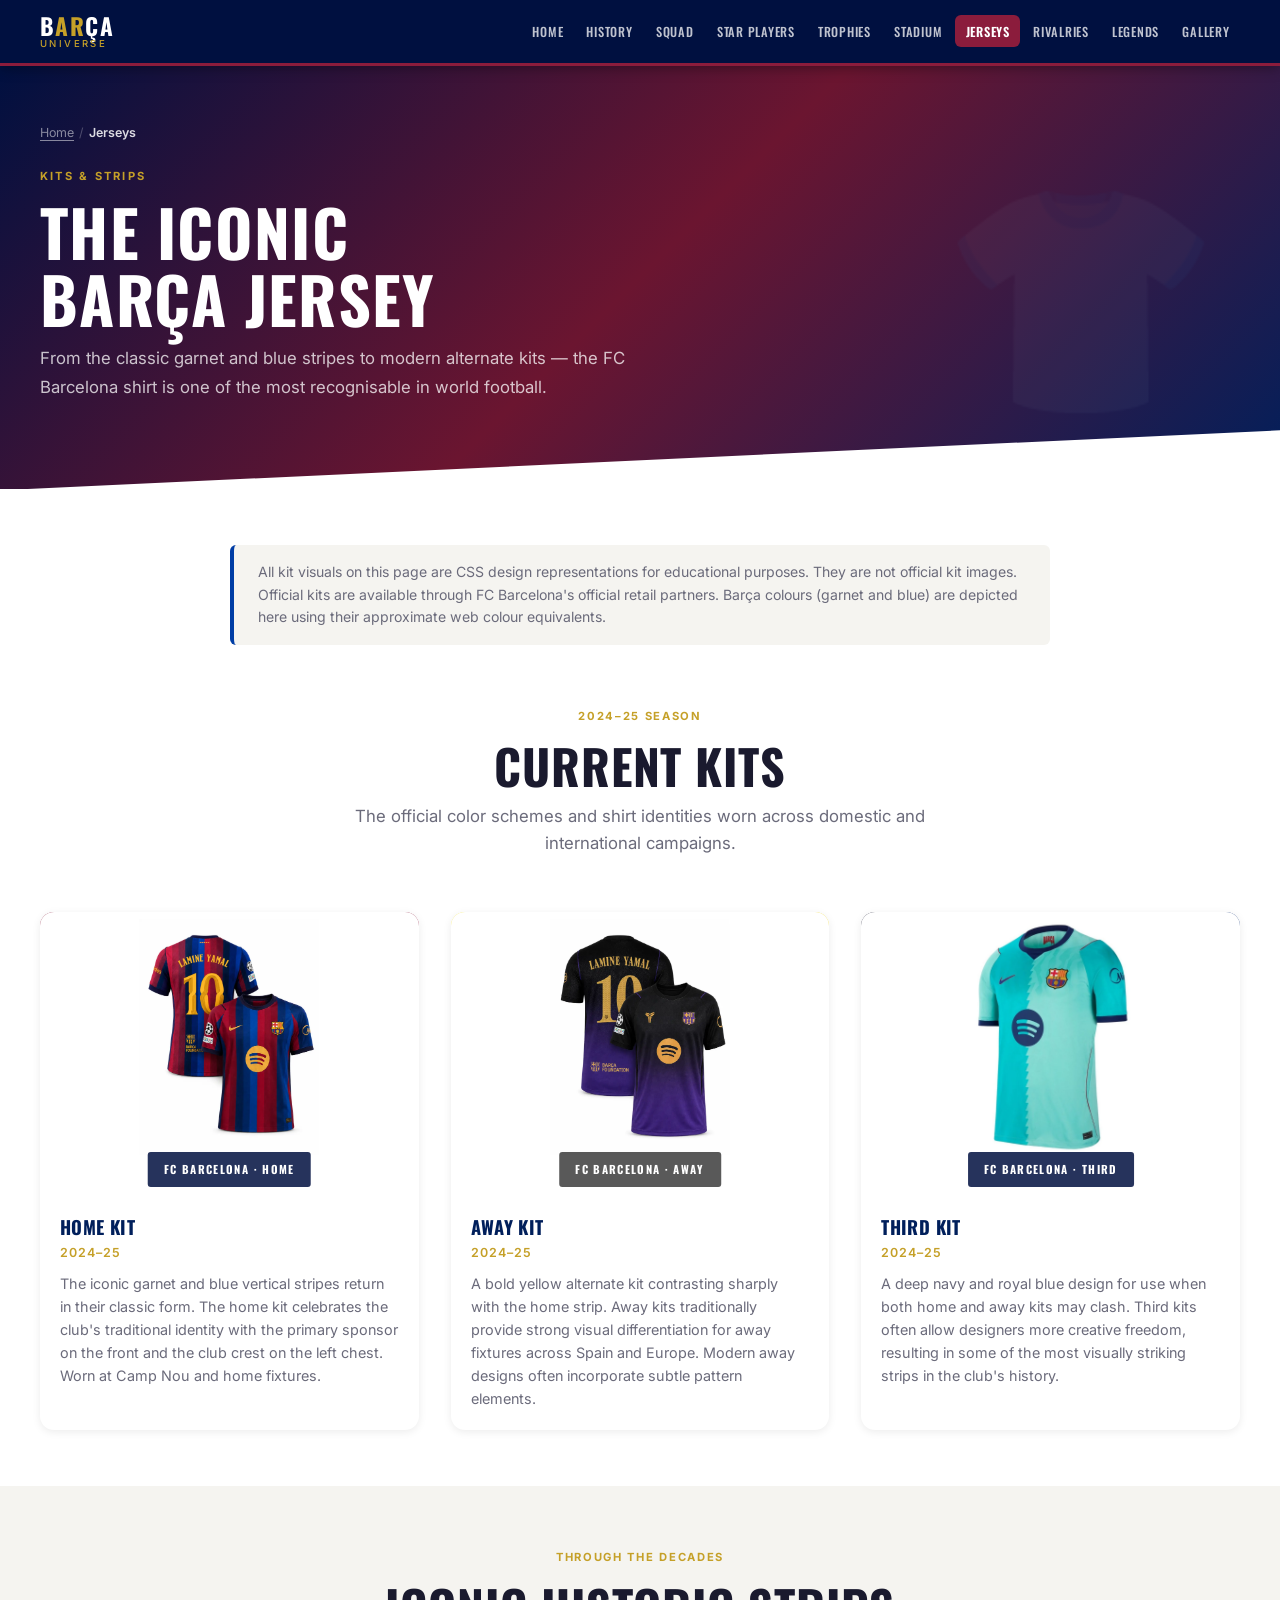
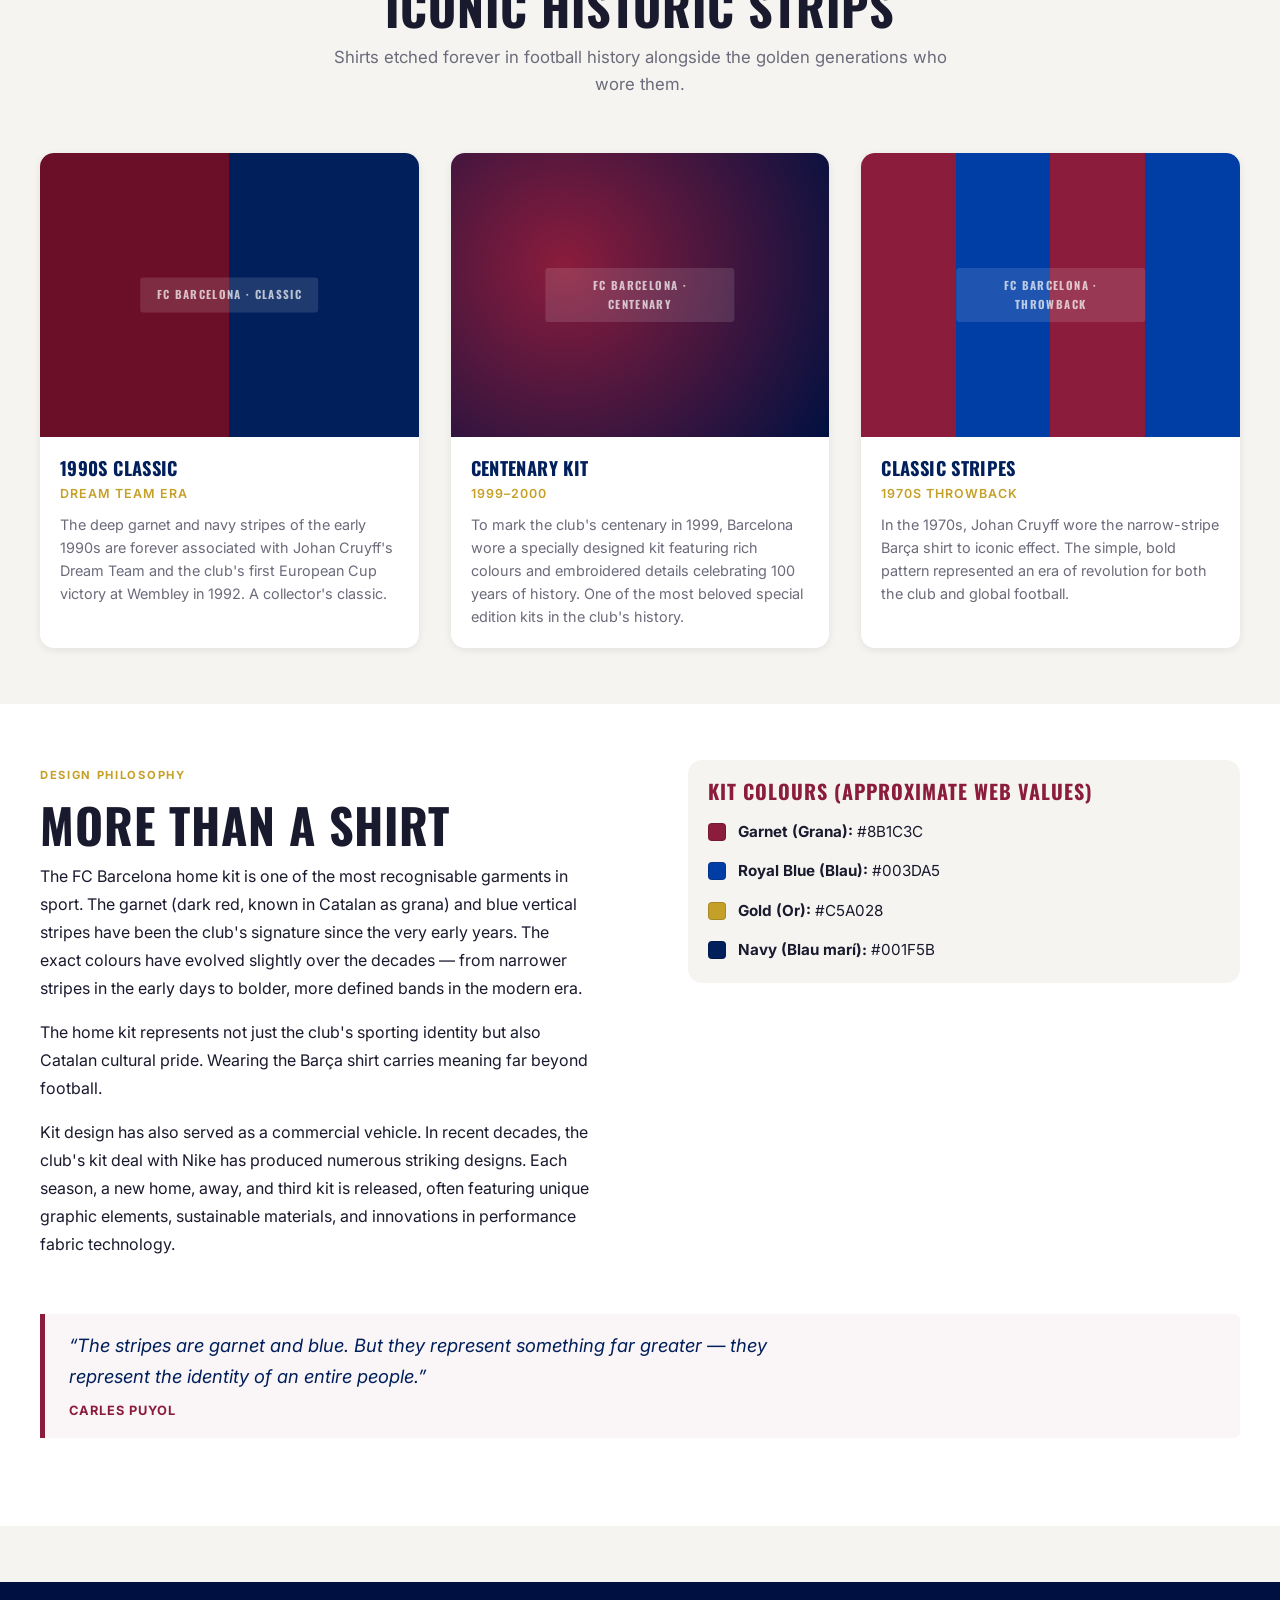
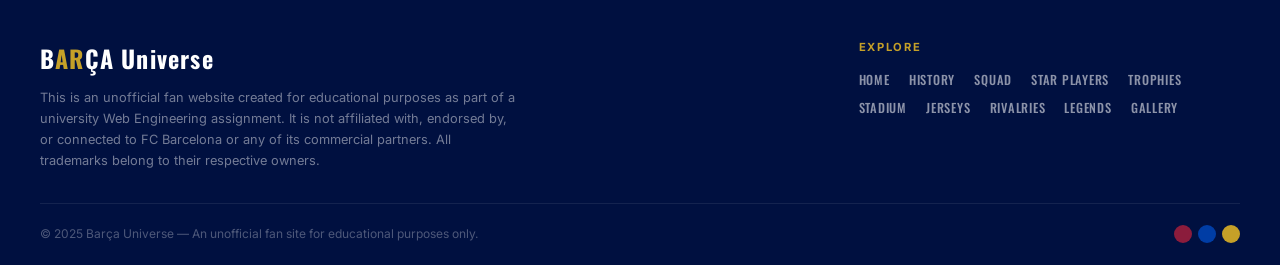
<file: jerseys.html>
<!DOCTYPE html>
<html lang="en">
<head>
  <meta charset="UTF-8">
  <meta name="viewport" content="width=device-width, initial-scale=1.0">
  <title>Kits &amp; Jerseys | Barça Universe</title>
  <meta name="description" content="Explore FC Barcelona's iconic kits — the classic garnet and blue home kit, the away kit, third kit, and historic jersey designs through the decades.">
  <link rel="stylesheet" href="css/style.css">
</head>
<body>

  <!-- Site Header -->
  <header class="site-header">
    <div class="container nav-wrapper">
      <a href="index.html" class="site-logo" aria-label="Barça Universe Home">
        <span class="logo-barca">B<span>AR</span>ÇA</span>
        <span class="logo-universe">Universe</span>
      </a>
      <nav class="site-nav" aria-label="Main navigation">
        <a href="index.html">Home</a>
        <a href="history.html">History</a>
        <a href="squad.html">Squad</a>
        <a href="players.html">Star Players</a>
        <a href="trophies.html">Trophies</a>
        <a href="stadium.html">Stadium</a>
        <a href="jerseys.html" class="active" aria-current="page">Jerseys</a>
        <a href="rivalries.html">Rivalries</a>
        <a href="legends.html">Legends</a>
        <a href="gallery.html">Gallery</a>
      </nav>
    </div>
  </header>

  <main id="main-content">

    <!-- Page Hero -->
    <section class="page-hero page-hero--on-white">
      <div class="container">
        <nav class="breadcrumb" aria-label="Breadcrumb">
          <a href="index.html">Home</a>
          <span class="breadcrumb-sep">/</span>
          <span class="breadcrumb-current">Jerseys</span>
        </nav>
        <div class="page-hero-label">Kits &amp; Strips</div>
        <h1 class="page-hero-title">The Iconic<br>Barça Jersey</h1>
        <p class="page-hero-subtitle">From the classic garnet and blue stripes to modern alternate kits — the FC Barcelona shirt is one of the most recognisable in world football.</p>
      </div>
      <div class="page-hero-deco" aria-hidden="true">👕</div>
    </section>

    <!-- Kit Disclaimer Box -->
    <section class="section section--white" style="padding-bottom: 0;" aria-label="Kit disclaimer">
      <div class="container">
        <div style="background:#F5F4F0; border-left:4px solid var(--clr-blue); padding:1rem 1.5rem; border-radius:6px; max-width:820px; margin:0 auto; font-size:0.88rem; color:var(--clr-muted); line-height:1.6;">
          All kit visuals on this page are CSS design representations for educational purposes. They are not official kit images. Official kits are available through FC Barcelona's official retail partners. Barça colours (garnet and blue) are depicted here using their approximate web colour equivalents.
        </div>
      </div>
    </section>

    <!-- Current Season Kits Section -->
    <section class="section section--white" aria-labelledby="current-kits-title">
      <div class="container">
        <header class="section-header">
          <span class="section-label">2024–25 Season</span>
          <h2 id="current-kits-title" class="section-title">Current Kits</h2>
          <p class="section-subtitle">The official color schemes and shirt identities worn across domestic and international campaigns.</p>
        </header>

        <div class="kit-grid">
          <!-- Home Kit -->
          <article class="kit-card">
            <div class="kit-visual kit-visual--home has-photo"><img class="photo-img photo-img--contain" src="assets/images/barca_home_jersey%20%282%29.webp" alt="FC Barcelona home jersey, front and back, with the garnet and blue stripes" loading="lazy" decoding="async">
              <div class="kit-badge-over">FC Barcelona &middot; Home</div>
            </div>
            <div class="kit-card-body">
              <h3 class="kit-name">Home Kit</h3>
              <div class="kit-season">2024–25</div>
              <p class="kit-desc">The iconic garnet and blue vertical stripes return in their classic form. The home kit celebrates the club's traditional identity with the primary sponsor on the front and the club crest on the left chest. Worn at Camp Nou and home fixtures.</p>
            </div>
          </article>

          <!-- Away Kit -->
          <article class="kit-card">
            <div class="kit-visual kit-visual--away has-photo"><img class="photo-img photo-img--contain" src="assets/images/barca_Second_jersey.webp" alt="FC Barcelona second (away) jersey, front and back, in black and purple" loading="lazy" decoding="async">
              <div class="kit-badge-over" style="background: rgba(0,0,0,0.65); color: #FFFFFF;">FC Barcelona &middot; Away</div>
            </div>
            <div class="kit-card-body">
              <h3 class="kit-name">Away Kit</h3>
              <div class="kit-season">2024–25</div>
              <p class="kit-desc">A bold yellow alternate kit contrasting sharply with the home strip. Away kits traditionally provide strong visual differentiation for away fixtures across Spain and Europe. Modern away designs often incorporate subtle pattern elements.</p>
            </div>
          </article>

          <!-- Third Kit -->
          <article class="kit-card">
            <div class="kit-visual kit-visual--third has-photo"><img class="photo-img photo-img--contain" src="assets/images/Barca_third_jersey.webp" alt="FC Barcelona third jersey in turquoise" loading="lazy" decoding="async">
              <div class="kit-badge-over">FC Barcelona &middot; Third</div>
            </div>
            <div class="kit-card-body">
              <h3 class="kit-name">Third Kit</h3>
              <div class="kit-season">2024–25</div>
              <p class="kit-desc">A deep navy and royal blue design for use when both home and away kits may clash. Third kits often allow designers more creative freedom, resulting in some of the most visually striking strips in the club's history.</p>
            </div>
          </article>
        </div>
      </div>
    </section>

    <!-- Historic Kits Section -->
    <section class="section section--neutral" aria-labelledby="historic-kits-title">
      <div class="container">
        <header class="section-header">
          <span class="section-label">Through The Decades</span>
          <h2 id="historic-kits-title" class="section-title">Iconic Historic Strips</h2>
          <p class="section-subtitle">Shirts etched forever in football history alongside the golden generations who wore them.</p>
        </header>

        <div class="kit-grid">
          <!-- 1990s Classic -->
          <article class="kit-card">
            <div class="kit-visual kit-visual--classic">
              <div class="kit-badge-over">FC Barcelona &middot; Classic</div>
            </div>
            <div class="kit-card-body">
              <h3 class="kit-name">1990s Classic</h3>
              <div class="kit-season">Dream Team Era</div>
              <p class="kit-desc">The deep garnet and navy stripes of the early 1990s are forever associated with Johan Cruyff's Dream Team and the club's first European Cup victory at Wembley in 1992. A collector's classic.</p>
            </div>
          </article>

          <!-- Centenary Kit -->
          <article class="kit-card">
            <div class="kit-visual kit-visual--centenary">
              <div class="kit-badge-over">FC Barcelona &middot; Centenary</div>
            </div>
            <div class="kit-card-body">
              <h3 class="kit-name">Centenary Kit</h3>
              <div class="kit-season">1999–2000</div>
              <p class="kit-desc">To mark the club's centenary in 1999, Barcelona wore a specially designed kit featuring rich colours and embroidered details celebrating 100 years of history. One of the most beloved special edition kits in the club's history.</p>
            </div>
          </article>

          <!-- Classic Stripes -->
          <article class="kit-card">
            <div class="kit-visual kit-visual--throwback">
              <div class="kit-badge-over">FC Barcelona &middot; Throwback</div>
            </div>
            <div class="kit-card-body">
              <h3 class="kit-name">Classic Stripes</h3>
              <div class="kit-season">1970s Throwback</div>
              <p class="kit-desc">In the 1970s, Johan Cruyff wore the narrow-stripe Barça shirt to iconic effect. The simple, bold pattern represented an era of revolution for both the club and global football.</p>
            </div>
          </article>
        </div>
      </div>
    </section>

    <!-- Kit Information Section -->
    <section class="section section--white" aria-labelledby="kit-philosophy-title">
      <div class="container">
        <div class="split-section">
          <!-- Left Column -->
          <div class="section-header section-header--left" style="margin-bottom: 0;">
            <span class="section-label">Design Philosophy</span>
            <h2 id="kit-philosophy-title" class="section-title">More Than A Shirt</h2>
            <p style="margin-bottom: 1rem; color: var(--clr-text); font-size: 1rem; line-height: 1.75;">The FC Barcelona home kit is one of the most recognisable garments in sport. The garnet (dark red, known in Catalan as grana) and blue vertical stripes have been the club's signature since the very early years. The exact colours have evolved slightly over the decades &mdash; from narrower stripes in the early days to bolder, more defined bands in the modern era.</p>
            <p style="margin-bottom: 1rem; color: var(--clr-text); font-size: 1rem; line-height: 1.75;">The home kit represents not just the club's sporting identity but also Catalan cultural pride. Wearing the Barça shirt carries meaning far beyond football.</p>
            <p style="color: var(--clr-text); font-size: 1rem; line-height: 1.75;">Kit design has also served as a commercial vehicle. In recent decades, the club's kit deal with Nike has produced numerous striking designs. Each season, a new home, away, and third kit is released, often featuring unique graphic elements, sustainable materials, and innovations in performance fabric technology.</p>
          </div>

          <!-- Right Column: Color Swatch Box -->
          <div style="background: var(--clr-neutral); padding: var(--space-md); border-radius: var(--radius-lg); align-self: start;">
            <h3 style="font-family: var(--font-heading); font-size: 1.25rem; color: var(--clr-garnet); margin-bottom: 1rem; text-transform: uppercase; letter-spacing: 0.05em;">Kit Colours (Approximate Web Values)</h3>
            <ul style="display: flex; flex-direction: column; gap: 0.85rem; font-size: 0.95rem;">
              <li style="display: flex; align-items: center; gap: 0.75rem;">
                <span style="display: inline-block; width: 18px; height: 18px; border-radius: 4px; background: #8B1C3C; border: 1px solid rgba(0,0,0,0.15); flex-shrink: 0;" aria-hidden="true"></span>
                <span><strong>Garnet (Grana):</strong> #8B1C3C</span>
              </li>
              <li style="display: flex; align-items: center; gap: 0.75rem;">
                <span style="display: inline-block; width: 18px; height: 18px; border-radius: 4px; background: #003DA5; border: 1px solid rgba(0,0,0,0.15); flex-shrink: 0;" aria-hidden="true"></span>
                <span><strong>Royal Blue (Blau):</strong> #003DA5</span>
              </li>
              <li style="display: flex; align-items: center; gap: 0.75rem;">
                <span style="display: inline-block; width: 18px; height: 18px; border-radius: 4px; background: #C5A028; border: 1px solid rgba(0,0,0,0.15); flex-shrink: 0;" aria-hidden="true"></span>
                <span><strong>Gold (Or):</strong> #C5A028</span>
              </li>
              <li style="display: flex; align-items: center; gap: 0.75rem;">
                <span style="display: inline-block; width: 18px; height: 18px; border-radius: 4px; background: #001F5B; border: 1px solid rgba(0,0,0,0.15); flex-shrink: 0;" aria-hidden="true"></span>
                <span><strong>Navy (Blau marí):</strong> #001F5B</span>
              </li>
            </ul>
          </div>
        </div>

        <!-- Pull Quote -->
        <blockquote class="pull-quote" style="margin-top: var(--space-xl);">
          <p>&ldquo;The stripes are garnet and blue. But they represent something far greater &mdash; they represent the identity of an entire people.&rdquo;</p>
          <cite>Carles Puyol</cite>
        </blockquote>
      </div>
    </section>

  </main>

  <!-- Site Footer -->
  <footer class="site-footer">
    <div class="container">
      <div class="footer-inner">
        <div class="footer-brand">
          <span class="footer-logo">B<span>AR</span>ÇA <span style="color:var(--clr-white)">Universe</span></span>
          <p class="footer-disclaimer">This is an unofficial fan website created for educational purposes as part of a university Web Engineering assignment. It is not affiliated with, endorsed by, or connected to FC Barcelona or any of its commercial partners. All trademarks belong to their respective owners.</p>
        </div>
        <div>
          <p class="footer-nav-title">Explore</p>
          <nav class="footer-nav" aria-label="Footer navigation">
            <a href="index.html">Home</a>
            <a href="history.html">History</a>
            <a href="squad.html">Squad</a>
            <a href="players.html">Star Players</a>
            <a href="trophies.html">Trophies</a>
            <a href="stadium.html">Stadium</a>
            <a href="jerseys.html">Jerseys</a>
            <a href="rivalries.html">Rivalries</a>
            <a href="legends.html">Legends</a>
            <a href="gallery.html">Gallery</a>
          </nav>
        </div>
      </div>
      <div class="footer-bottom">
        <p class="footer-copy">&copy; 2025 Barça Universe &mdash; An unofficial fan site for educational purposes only.</p>
        <div class="footer-colors" aria-hidden="true">
          <span class="footer-color-swatch" style="background:#8B1C3C;" title="Garnet"></span>
          <span class="footer-color-swatch" style="background:#003DA5;" title="Blue"></span>
          <span class="footer-color-swatch" style="background:#C5A028;" title="Gold"></span>
        </div>
      </div>
    </div>
  </footer>

</body>
</html>
</file>
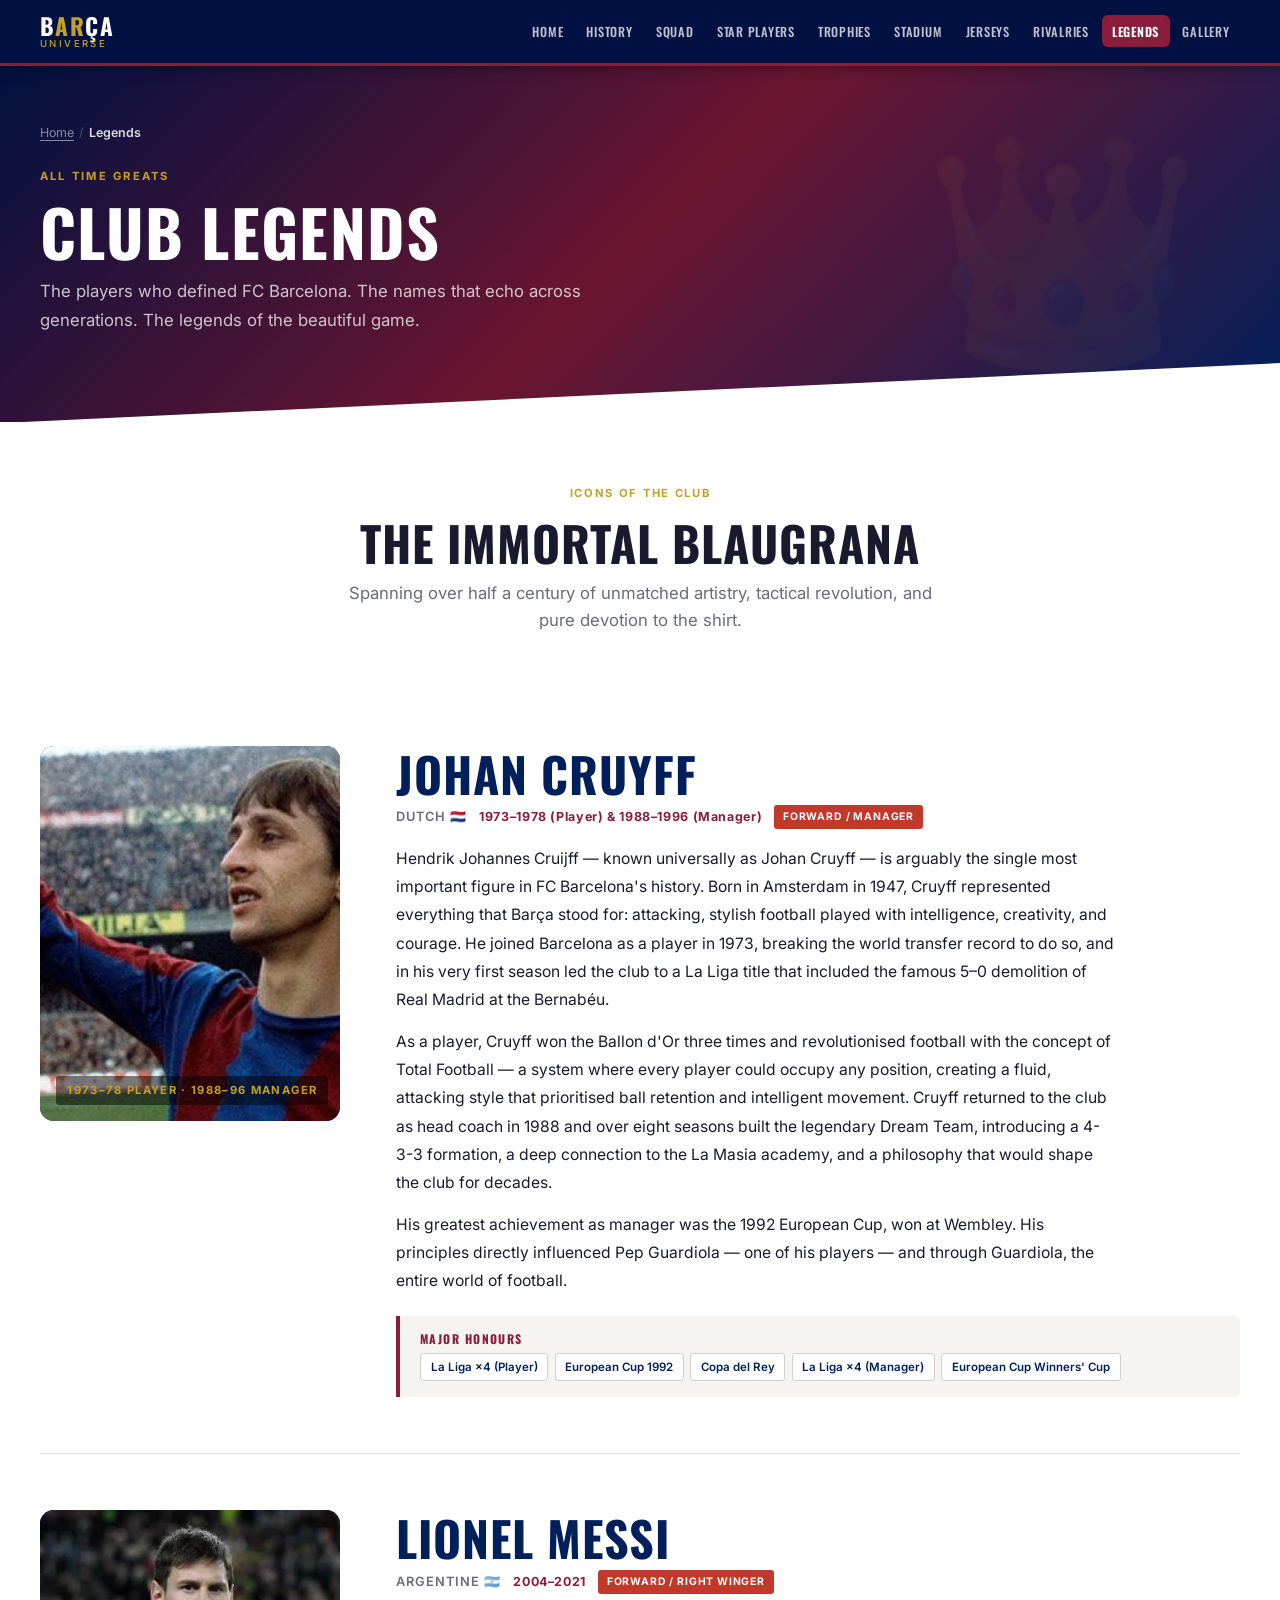
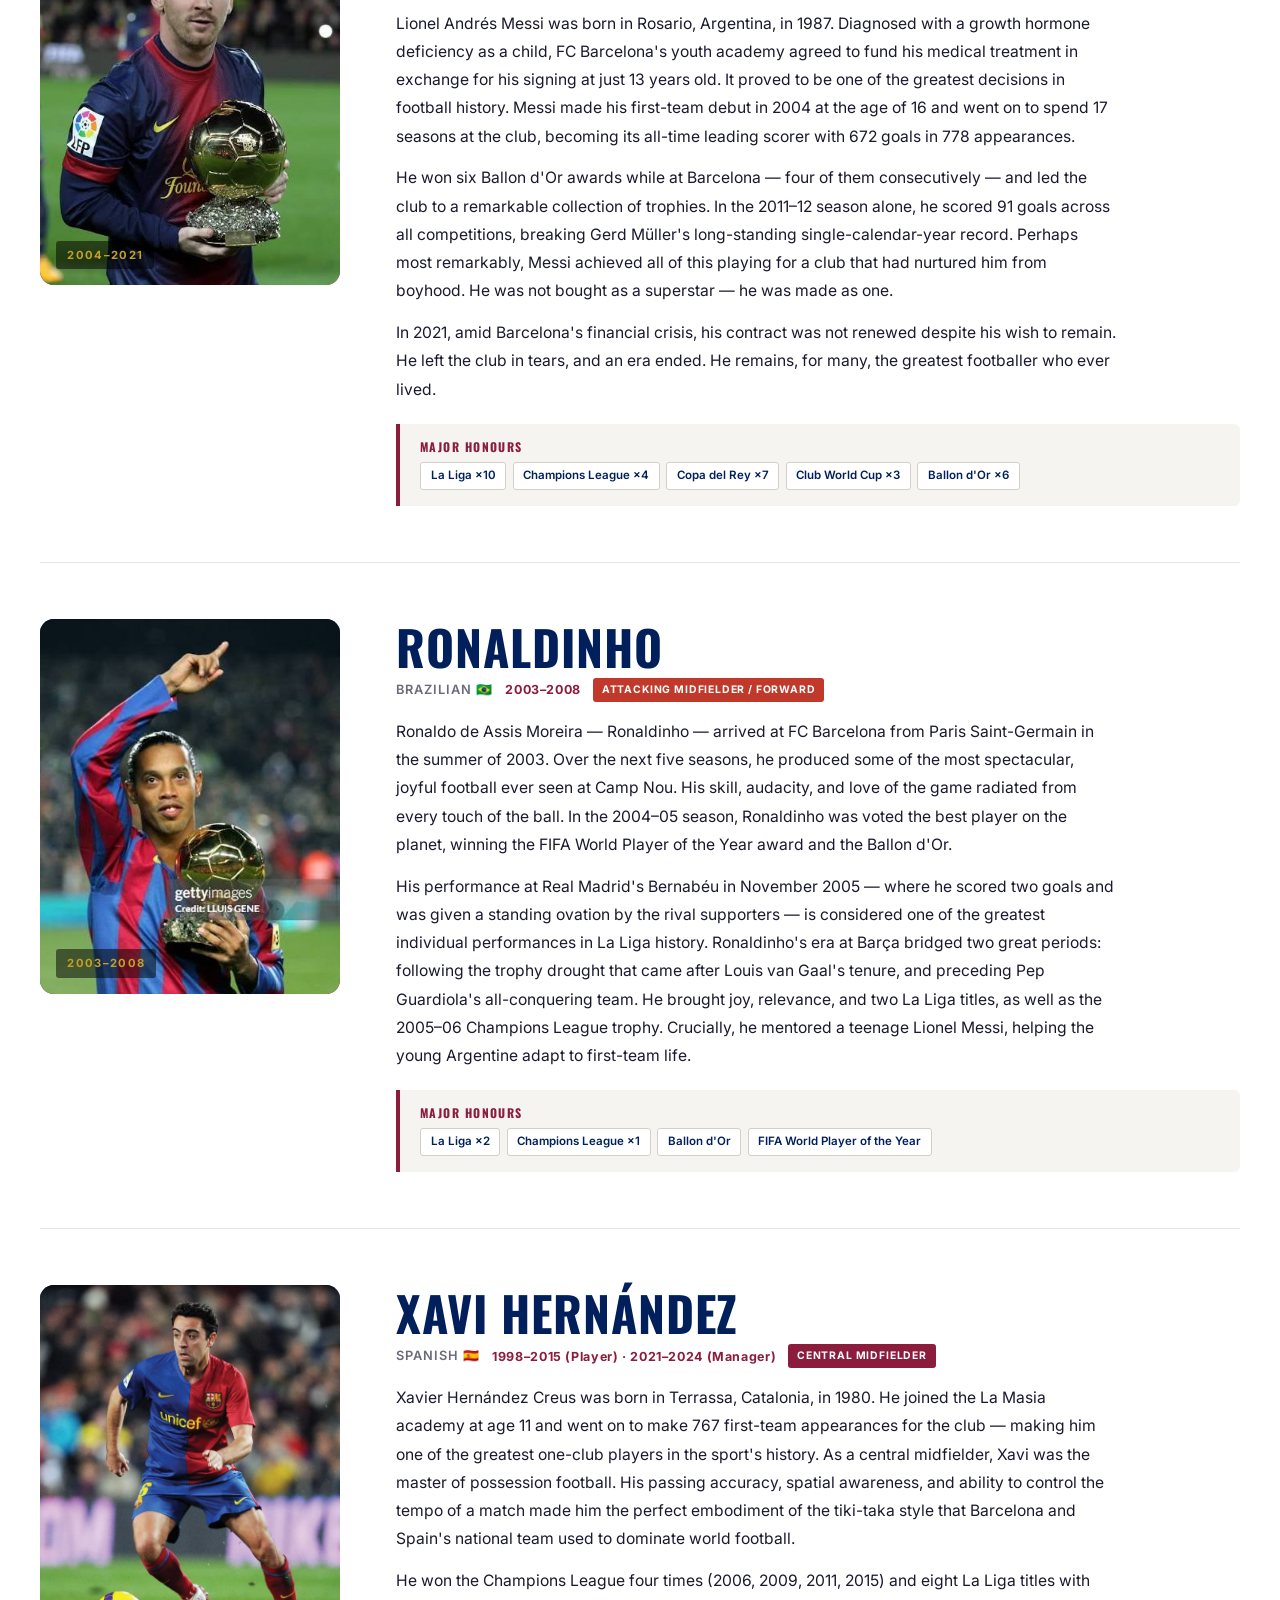
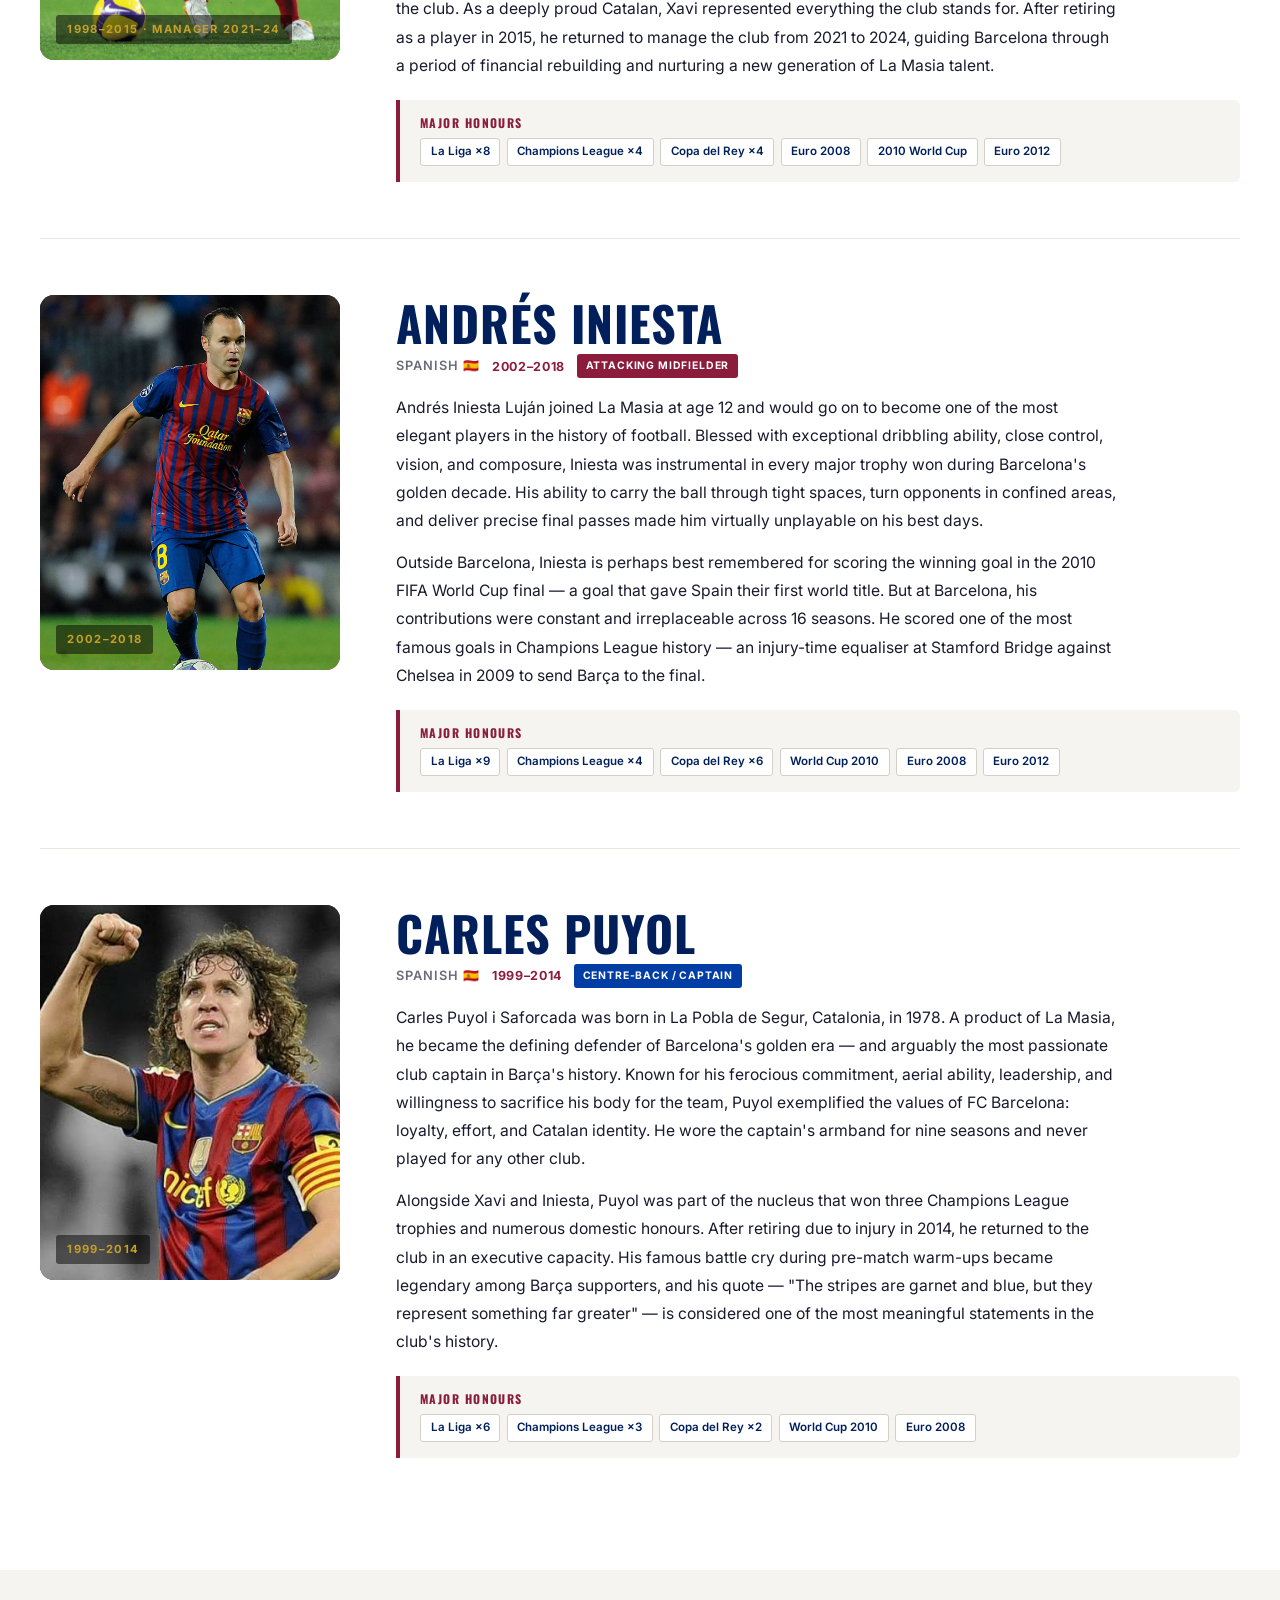
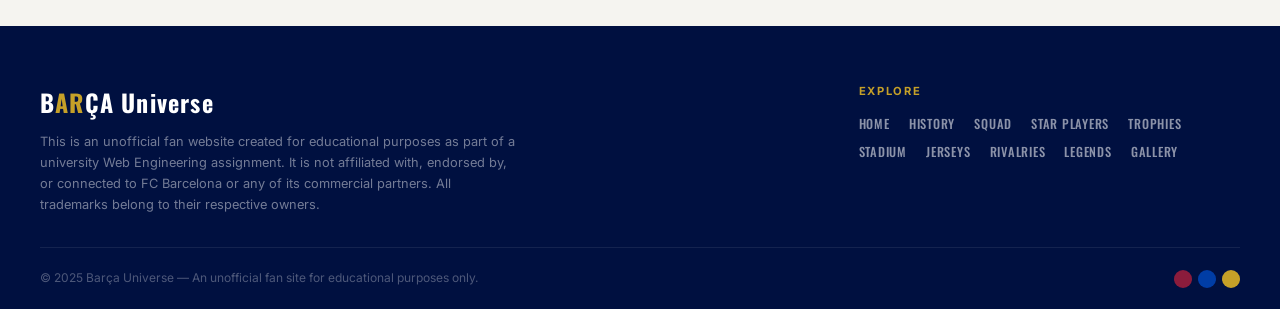
<file: legends.html>
<!DOCTYPE html>
<html lang="en">
<head>
  <meta charset="UTF-8">
  <meta name="viewport" content="width=device-width, initial-scale=1.0">
  <title>Club Legends | Barça Universe</title>
  <meta name="description" content="FC Barcelona's greatest ever players — from Johan Cruyff to Lionel Messi — their stories, playing styles, and enduring contributions to the club.">
  <link rel="stylesheet" href="css/style.css">
</head>
<body>

  <!-- Navigation -->
  <header class="site-header">
    <div class="container nav-wrapper">
      <a href="index.html" class="site-logo" aria-label="Barça Universe Home">
        <span class="logo-barca">B<span>AR</span>ÇA</span>
        <span class="logo-universe">Universe</span>
      </a>
      <nav class="site-nav" aria-label="Main navigation">
        <a href="index.html">Home</a>
        <a href="history.html">History</a>
        <a href="squad.html">Squad</a>
        <a href="players.html">Star Players</a>
        <a href="trophies.html">Trophies</a>
        <a href="stadium.html">Stadium</a>
        <a href="jerseys.html">Jerseys</a>
        <a href="rivalries.html">Rivalries</a>
        <a href="legends.html" class="active" aria-current="page">Legends</a>
        <a href="gallery.html">Gallery</a>
      </nav>
    </div>
  </header>

  <main>
    <!-- Page Hero -->
    <section class="page-hero page-hero--on-white">
      <div class="container">
        <nav class="breadcrumb" aria-label="Breadcrumb">
          <a href="index.html">Home</a>
          <span class="breadcrumb-sep">/</span>
          <span class="breadcrumb-current">Legends</span>
        </nav>
        <p class="page-hero-label">All Time Greats</p>
        <h1 class="page-hero-title">Club Legends</h1>
        <p class="page-hero-subtitle">The players who defined FC Barcelona. The names that echo across generations. The legends of the beautiful game.</p>
        <div class="page-hero-deco" aria-hidden="true">👑</div>
      </div>
    </section>

    <!-- Legends Section -->
    <section class="section section--white" aria-labelledby="legends-heading">
      <div class="container">
        <header class="section-header">
          <span class="section-label">Icons of the Club</span>
          <h2 id="legends-heading" class="section-title">The Immortal Blaugrana</h2>
          <p class="section-subtitle">Spanning over half a century of unmatched artistry, tactical revolution, and pure devotion to the shirt.</p>
        </header>

        <div class="legends-list">
          <!-- Legend 1: Johan Cruyff -->
          <article class="legend-article">
            <div class="legend-photo-wrap has-photo has-photo--top"><img class="photo-img" src="assets/images/cruyf.jfif" alt="Johan Cruyff in Barcelona colours, arm raised towards the crowd" style="object-position:38% 30%;" loading="lazy" decoding="async">
              <div class="legend-photo-initials" aria-hidden="true">JC</div>
              <span class="legend-era">1973–78 Player · 1988–96 Manager</span>
            </div>
            <div class="legend-content">
              <h2 class="legend-name">Johan Cruyff</h2>
              <div class="legend-meta">
                <span class="legend-nationality">Dutch 🇳🇱</span>
                <span class="legend-years-barca">1973–1978 (Player) &amp; 1988–1996 (Manager)</span>
                <span class="badge badge--fwd">Forward / Manager</span>
              </div>
              <div class="legend-desc">
                <p>Hendrik Johannes Cruijff — known universally as Johan Cruyff — is arguably the single most important figure in FC Barcelona's history. Born in Amsterdam in 1947, Cruyff represented everything that Barça stood for: attacking, stylish football played with intelligence, creativity, and courage. He joined Barcelona as a player in 1973, breaking the world transfer record to do so, and in his very first season led the club to a La Liga title that included the famous 5–0 demolition of Real Madrid at the Bernabéu.</p>
                <p>As a player, Cruyff won the Ballon d'Or three times and revolutionised football with the concept of Total Football — a system where every player could occupy any position, creating a fluid, attacking style that prioritised ball retention and intelligent movement. Cruyff returned to the club as head coach in 1988 and over eight seasons built the legendary Dream Team, introducing a 4-3-3 formation, a deep connection to the La Masia academy, and a philosophy that would shape the club for decades.</p>
                <p>His greatest achievement as manager was the 1992 European Cup, won at Wembley. His principles directly influenced Pep Guardiola — one of his players — and through Guardiola, the entire world of football.</p>
              </div>
              <div class="legend-honours">
                <h3 class="legend-honours-title">Major Honours</h3>
                <div class="legend-honours-list">
                  <span class="honour-tag">La Liga ×4 (Player)</span>
                  <span class="honour-tag">European Cup 1992</span>
                  <span class="honour-tag">Copa del Rey</span>
                  <span class="honour-tag">La Liga ×4 (Manager)</span>
                  <span class="honour-tag">European Cup Winners' Cup</span>
                </div>
              </div>
            </div>
          </article>

          <!-- Legend 2: Lionel Messi -->
          <article class="legend-article">
            <div class="legend-photo-wrap has-photo has-photo--top"><img class="photo-img" src="assets/images/Messi_image.jfif" alt="Lionel Messi in Barcelona kit holding the golden Ballon d'Or trophy" loading="lazy" decoding="async">
              <div class="legend-photo-initials" aria-hidden="true">LM</div>
              <span class="legend-era">2004–2021</span>
            </div>
            <div class="legend-content">
              <h2 class="legend-name">Lionel Messi</h2>
              <div class="legend-meta">
                <span class="legend-nationality">Argentine 🇦🇷</span>
                <span class="legend-years-barca">2004–2021</span>
                <span class="badge badge--fwd">Forward / Right Winger</span>
              </div>
              <div class="legend-desc">
                <p>Lionel Andrés Messi was born in Rosario, Argentina, in 1987. Diagnosed with a growth hormone deficiency as a child, FC Barcelona's youth academy agreed to fund his medical treatment in exchange for his signing at just 13 years old. It proved to be one of the greatest decisions in football history. Messi made his first-team debut in 2004 at the age of 16 and went on to spend 17 seasons at the club, becoming its all-time leading scorer with 672 goals in 778 appearances.</p>
                <p>He won six Ballon d'Or awards while at Barcelona — four of them consecutively — and led the club to a remarkable collection of trophies. In the 2011–12 season alone, he scored 91 goals across all competitions, breaking Gerd Müller's long-standing single-calendar-year record. Perhaps most remarkably, Messi achieved all of this playing for a club that had nurtured him from boyhood. He was not bought as a superstar — he was made as one.</p>
                <p>In 2021, amid Barcelona's financial crisis, his contract was not renewed despite his wish to remain. He left the club in tears, and an era ended. He remains, for many, the greatest footballer who ever lived.</p>
              </div>
              <div class="legend-honours">
                <h3 class="legend-honours-title">Major Honours</h3>
                <div class="legend-honours-list">
                  <span class="honour-tag">La Liga ×10</span>
                  <span class="honour-tag">Champions League ×4</span>
                  <span class="honour-tag">Copa del Rey ×7</span>
                  <span class="honour-tag">Club World Cup ×3</span>
                  <span class="honour-tag">Ballon d'Or ×6</span>
                </div>
              </div>
            </div>
          </article>

          <!-- Legend 3: Ronaldinho -->
          <article class="legend-article">
            <div class="legend-photo-wrap has-photo has-photo--top"><img class="photo-img" src="assets/images/ronaldihno.jfif" alt="Ronaldinho in Barcelona kit holding a golden trophy" loading="lazy" decoding="async">
              <div class="legend-photo-initials" aria-hidden="true">RO</div>
              <span class="legend-era">2003–2008</span>
            </div>
            <div class="legend-content">
              <h2 class="legend-name">Ronaldinho</h2>
              <div class="legend-meta">
                <span class="legend-nationality">Brazilian 🇧🇷</span>
                <span class="legend-years-barca">2003–2008</span>
                <span class="badge badge--fwd">Attacking Midfielder / Forward</span>
              </div>
              <div class="legend-desc">
                <p>Ronaldo de Assis Moreira — Ronaldinho — arrived at FC Barcelona from Paris Saint-Germain in the summer of 2003. Over the next five seasons, he produced some of the most spectacular, joyful football ever seen at Camp Nou. His skill, audacity, and love of the game radiated from every touch of the ball. In the 2004–05 season, Ronaldinho was voted the best player on the planet, winning the FIFA World Player of the Year award and the Ballon d'Or.</p>
                <p>His performance at Real Madrid's Bernabéu in November 2005 — where he scored two goals and was given a standing ovation by the rival supporters — is considered one of the greatest individual performances in La Liga history. Ronaldinho's era at Barça bridged two great periods: following the trophy drought that came after Louis van Gaal's tenure, and preceding Pep Guardiola's all-conquering team. He brought joy, relevance, and two La Liga titles, as well as the 2005–06 Champions League trophy. Crucially, he mentored a teenage Lionel Messi, helping the young Argentine adapt to first-team life.</p>
              </div>
              <div class="legend-honours">
                <h3 class="legend-honours-title">Major Honours</h3>
                <div class="legend-honours-list">
                  <span class="honour-tag">La Liga ×2</span>
                  <span class="honour-tag">Champions League ×1</span>
                  <span class="honour-tag">Ballon d'Or</span>
                  <span class="honour-tag">FIFA World Player of the Year</span>
                </div>
              </div>
            </div>
          </article>

          <!-- Legend 4: Xavi Hernández -->
          <article class="legend-article">
            <div class="legend-photo-wrap has-photo has-photo--top"><img class="photo-img" src="assets/images/Xavi.webp" alt="Xavi Hernández dribbling the ball in a Barcelona shirt" loading="lazy" decoding="async">
              <div class="legend-photo-initials" aria-hidden="true">XH</div>
              <span class="legend-era">1998–2015 · Manager 2021–24</span>
            </div>
            <div class="legend-content">
              <h2 class="legend-name">Xavi Hernández</h2>
              <div class="legend-meta">
                <span class="legend-nationality">Spanish 🇪🇸</span>
                <span class="legend-years-barca">1998–2015 (Player) · 2021–2024 (Manager)</span>
                <span class="badge badge--mid">Central Midfielder</span>
              </div>
              <div class="legend-desc">
                <p>Xavier Hernández Creus was born in Terrassa, Catalonia, in 1980. He joined the La Masia academy at age 11 and went on to make 767 first-team appearances for the club — making him one of the greatest one-club players in the sport's history. As a central midfielder, Xavi was the master of possession football. His passing accuracy, spatial awareness, and ability to control the tempo of a match made him the perfect embodiment of the tiki-taka style that Barcelona and Spain's national team used to dominate world football.</p>
                <p>He won the Champions League four times (2006, 2009, 2011, 2015) and eight La Liga titles with the club. As a deeply proud Catalan, Xavi represented everything the club stands for. After retiring as a player in 2015, he returned to manage the club from 2021 to 2024, guiding Barcelona through a period of financial rebuilding and nurturing a new generation of La Masia talent.</p>
              </div>
              <div class="legend-honours">
                <h3 class="legend-honours-title">Major Honours</h3>
                <div class="legend-honours-list">
                  <span class="honour-tag">La Liga ×8</span>
                  <span class="honour-tag">Champions League ×4</span>
                  <span class="honour-tag">Copa del Rey ×4</span>
                  <span class="honour-tag">Euro 2008</span>
                  <span class="honour-tag">2010 World Cup</span>
                  <span class="honour-tag">Euro 2012</span>
                </div>
              </div>
            </div>
          </article>

          <!-- Legend 5: Andrés Iniesta -->
          <article class="legend-article">
            <div class="legend-photo-wrap has-photo has-photo--top"><img class="photo-img" src="assets/images/Andres-Iniesta-FC-Barcelona.webp" alt="Andrés Iniesta dribbling the ball in a Barcelona shirt" loading="lazy" decoding="async">
              <div class="legend-photo-initials" aria-hidden="true">AI</div>
              <span class="legend-era">2002–2018</span>
            </div>
            <div class="legend-content">
              <h2 class="legend-name">Andrés Iniesta</h2>
              <div class="legend-meta">
                <span class="legend-nationality">Spanish 🇪🇸</span>
                <span class="legend-years-barca">2002–2018</span>
                <span class="badge badge--mid">Attacking Midfielder</span>
              </div>
              <div class="legend-desc">
                <p>Andrés Iniesta Luján joined La Masia at age 12 and would go on to become one of the most elegant players in the history of football. Blessed with exceptional dribbling ability, close control, vision, and composure, Iniesta was instrumental in every major trophy won during Barcelona's golden decade. His ability to carry the ball through tight spaces, turn opponents in confined areas, and deliver precise final passes made him virtually unplayable on his best days.</p>
                <p>Outside Barcelona, Iniesta is perhaps best remembered for scoring the winning goal in the 2010 FIFA World Cup final — a goal that gave Spain their first world title. But at Barcelona, his contributions were constant and irreplaceable across 16 seasons. He scored one of the most famous goals in Champions League history — an injury-time equaliser at Stamford Bridge against Chelsea in 2009 to send Barça to the final.</p>
              </div>
              <div class="legend-honours">
                <h3 class="legend-honours-title">Major Honours</h3>
                <div class="legend-honours-list">
                  <span class="honour-tag">La Liga ×9</span>
                  <span class="honour-tag">Champions League ×4</span>
                  <span class="honour-tag">Copa del Rey ×6</span>
                  <span class="honour-tag">World Cup 2010</span>
                  <span class="honour-tag">Euro 2008</span>
                  <span class="honour-tag">Euro 2012</span>
                </div>
              </div>
            </div>
          </article>

          <!-- Legend 6: Carles Puyol -->
          <article class="legend-article">
            <div class="legend-photo-wrap has-photo has-photo--top"><img class="photo-img" src="assets/images/puyol.jfif" alt="Carles Puyol with raised fist, wearing the Barcelona captain armband" loading="lazy" decoding="async">
              <div class="legend-photo-initials" aria-hidden="true">CP</div>
              <span class="legend-era">1999–2014</span>
            </div>
            <div class="legend-content">
              <h2 class="legend-name">Carles Puyol</h2>
              <div class="legend-meta">
                <span class="legend-nationality">Spanish 🇪🇸</span>
                <span class="legend-years-barca">1999–2014</span>
                <span class="badge badge--def">Centre-back / Captain</span>
              </div>
              <div class="legend-desc">
                <p>Carles Puyol i Saforcada was born in La Pobla de Segur, Catalonia, in 1978. A product of La Masia, he became the defining defender of Barcelona's golden era — and arguably the most passionate club captain in Barça's history. Known for his ferocious commitment, aerial ability, leadership, and willingness to sacrifice his body for the team, Puyol exemplified the values of FC Barcelona: loyalty, effort, and Catalan identity. He wore the captain's armband for nine seasons and never played for any other club.</p>
                <p>Alongside Xavi and Iniesta, Puyol was part of the nucleus that won three Champions League trophies and numerous domestic honours. After retiring due to injury in 2014, he returned to the club in an executive capacity. His famous battle cry during pre-match warm-ups became legendary among Barça supporters, and his quote — "The stripes are garnet and blue, but they represent something far greater" — is considered one of the most meaningful statements in the club's history.</p>
              </div>
              <div class="legend-honours">
                <h3 class="legend-honours-title">Major Honours</h3>
                <div class="legend-honours-list">
                  <span class="honour-tag">La Liga ×6</span>
                  <span class="honour-tag">Champions League ×3</span>
                  <span class="honour-tag">Copa del Rey ×2</span>
                  <span class="honour-tag">World Cup 2010</span>
                  <span class="honour-tag">Euro 2008</span>
                </div>
              </div>
            </div>
          </article>
        </div>
      </div>
    </section>
  </main>

  <!-- Footer -->
  <footer class="site-footer">
    <div class="container">
      <div class="footer-inner">
        <div class="footer-brand">
          <span class="footer-logo">B<span>AR</span>ÇA <span style="color:var(--clr-white)">Universe</span></span>
          <p class="footer-disclaimer">This is an unofficial fan website created for educational purposes as part of a university Web Engineering assignment. It is not affiliated with, endorsed by, or connected to FC Barcelona or any of its commercial partners. All trademarks belong to their respective owners.</p>
        </div>
        <div>
          <p class="footer-nav-title">Explore</p>
          <nav class="footer-nav" aria-label="Footer navigation">
            <a href="index.html">Home</a>
            <a href="history.html">History</a>
            <a href="squad.html">Squad</a>
            <a href="players.html">Star Players</a>
            <a href="trophies.html">Trophies</a>
            <a href="stadium.html">Stadium</a>
            <a href="jerseys.html">Jerseys</a>
            <a href="rivalries.html">Rivalries</a>
            <a href="legends.html">Legends</a>
            <a href="gallery.html">Gallery</a>
          </nav>
        </div>
      </div>
      <div class="footer-bottom">
        <p class="footer-copy">&copy; 2025 Barça Universe &mdash; An unofficial fan site for educational purposes only.</p>
        <div class="footer-colors" aria-hidden="true">
          <span class="footer-color-swatch" style="background:#8B1C3C;" title="Garnet"></span>
          <span class="footer-color-swatch" style="background:#003DA5;" title="Blue"></span>
          <span class="footer-color-swatch" style="background:#C5A028;" title="Gold"></span>
        </div>
      </div>
    </div>
  </footer>

</body>
</html>
</file>
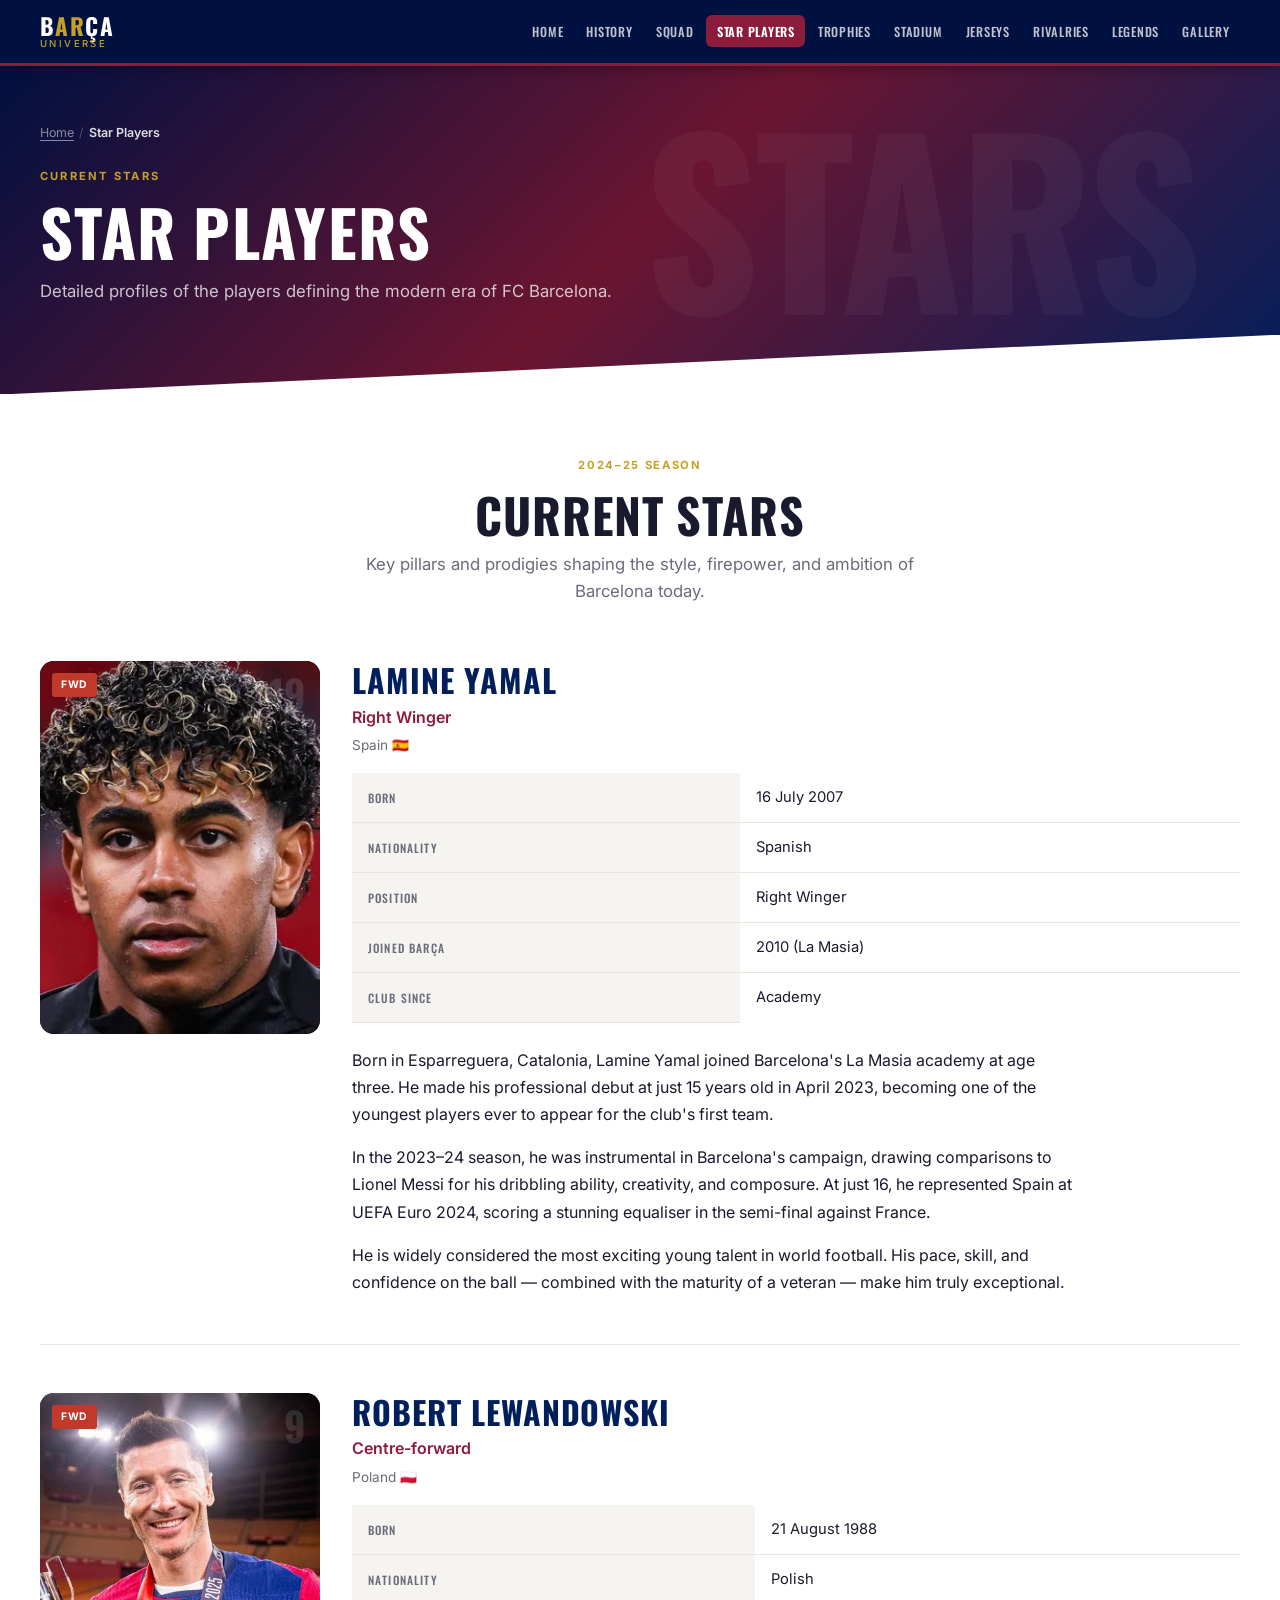
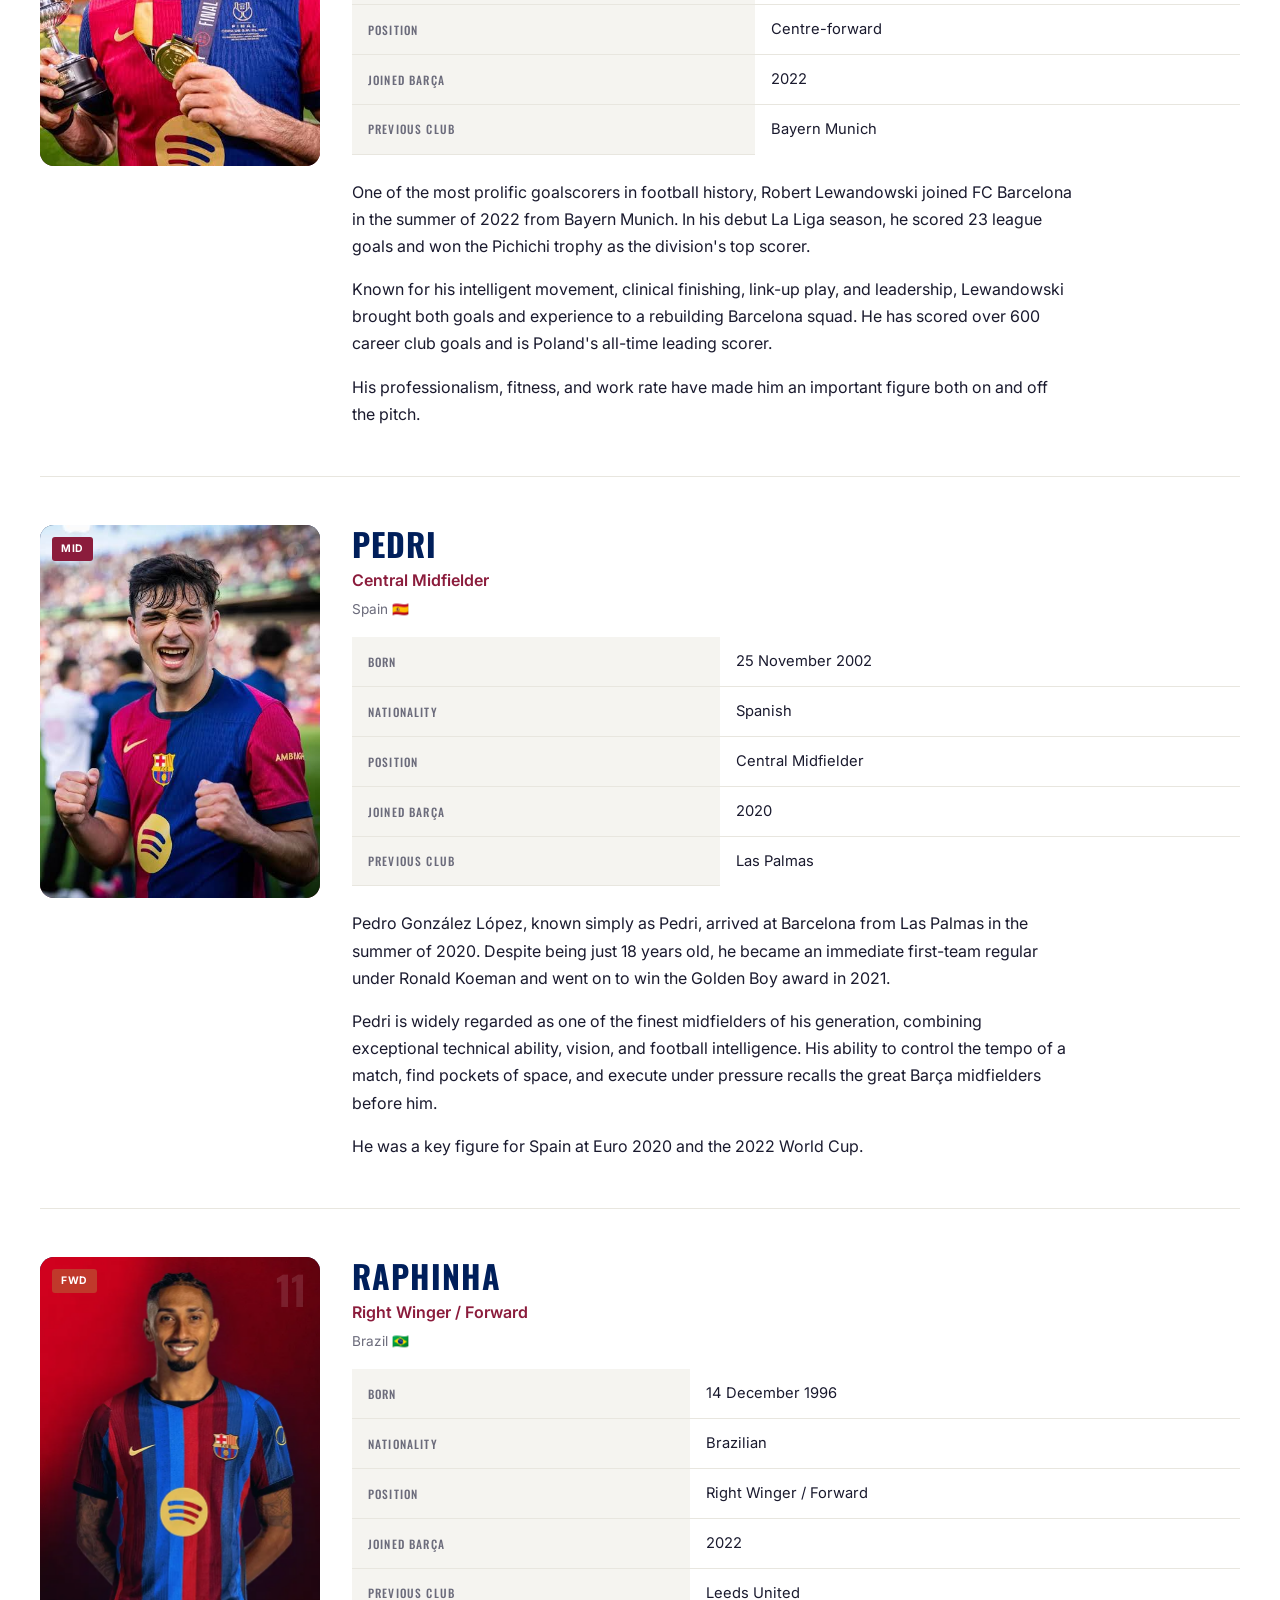
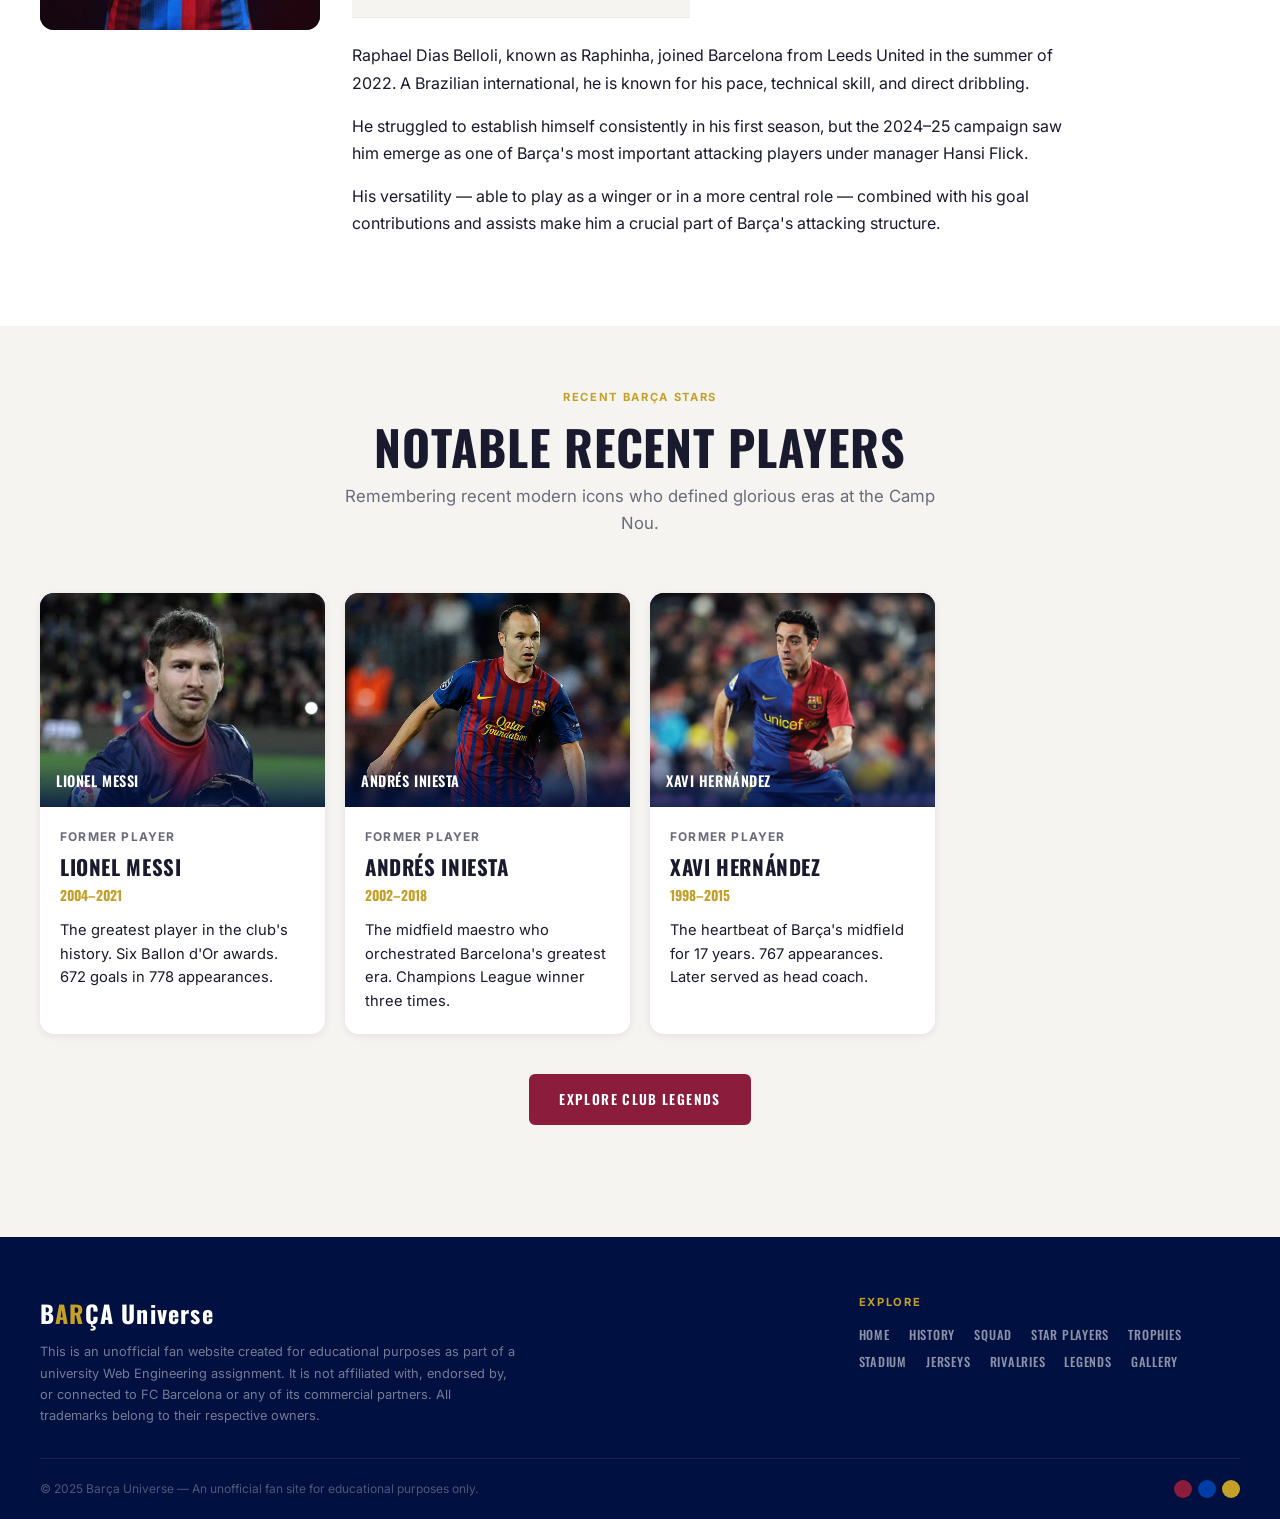
<file: players.html>
<!DOCTYPE html>
<html lang="en">
<head>
  <meta charset="UTF-8">
  <meta name="viewport" content="width=device-width, initial-scale=1.0">
  <title>Star Players | Barça Universe</title>
  <meta name="description" content="Profiles of FC Barcelona's most exciting current stars and notable recent players — Yamal, Lewandowski, Pedri, and more.">
  <link rel="stylesheet" href="css/style.css">
</head>
<body>

  <!-- Navigation -->
  <header class="site-header">
    <div class="container nav-wrapper">
      <a href="index.html" class="site-logo" aria-label="Barça Universe Home">
        <span class="logo-barca">B<span>AR</span>ÇA</span>
        <span class="logo-universe">Universe</span>
      </a>
      <nav class="site-nav" aria-label="Main navigation">
        <a href="index.html">Home</a>
        <a href="history.html">History</a>
        <a href="squad.html">Squad</a>
        <a href="players.html" class="active" aria-current="page">Star Players</a>
        <a href="trophies.html">Trophies</a>
        <a href="stadium.html">Stadium</a>
        <a href="jerseys.html">Jerseys</a>
        <a href="rivalries.html">Rivalries</a>
        <a href="legends.html">Legends</a>
        <a href="gallery.html">Gallery</a>
      </nav>
    </div>
  </header>

  <main>
    <!-- Page Hero -->
    <section class="page-hero page-hero--on-white">
      <div class="container">
        <nav class="breadcrumb" aria-label="Breadcrumb">
          <a href="index.html">Home</a>
          <span class="breadcrumb-sep">/</span>
          <span class="breadcrumb-current">Star Players</span>
        </nav>
        <p class="page-hero-label">Current Stars</p>
        <h1 class="page-hero-title">Star Players</h1>
        <p class="page-hero-subtitle">Detailed profiles of the players defining the modern era of FC Barcelona.</p>
        <div class="page-hero-deco" aria-hidden="true">STARS</div>
      </div>
    </section>

    <!-- Current Stars Profiles Section -->
    <section class="section section--white" aria-labelledby="current-stars-heading">
      <div class="container">
        <header class="section-header">
          <span class="section-label">2024–25 Season</span>
          <h2 id="current-stars-heading" class="section-title">Current Stars</h2>
          <p class="section-subtitle">Key pillars and prodigies shaping the style, firepower, and ambition of Barcelona today.</p>
        </header>

        <!-- Player 1: Lamine Yamal -->
        <article style="display:grid; grid-template-columns:280px 1fr; gap:2rem; align-items:start; margin-bottom:3rem; padding-bottom:3rem; border-bottom:1px solid #E8E6DF;">
          <div class="player-photo-wrap has-photo has-photo--top" style="aspect-ratio:3/4; border-radius:var(--radius-lg);"><img class="photo-img" src="assets/images/Lamine_Yamal.webp" alt="Close-up portrait of Lamine Yamal" loading="lazy" decoding="async">
            <span class="badge badge--fwd player-badge">FWD</span>
            <span class="player-number" aria-hidden="true">19</span>
            <div class="player-avatar" aria-hidden="true">LY</div>
          </div>
          <div class="player-details">
            <header style="margin-bottom:1rem;">
              <h3 class="player-name" style="font-size:2rem; color:var(--clr-navy); margin-bottom:0.25rem;">Lamine Yamal</h3>
              <p class="player-pos" style="font-size:1rem; font-weight:600; color:var(--clr-garnet); margin:0;">Right Winger</p>
              <p class="player-nationality" style="font-size:0.85rem; color:var(--clr-muted); margin-top:0.2rem;">Spain 🇪🇸</p>
            </header>

            <table class="info-table" style="margin-bottom:1.5rem;">
              <tbody>
                <tr>
                  <th scope="row">Born</th>
                  <td>16 July 2007</td>
                </tr>
                <tr>
                  <th scope="row">Nationality</th>
                  <td>Spanish</td>
                </tr>
                <tr>
                  <th scope="row">Position</th>
                  <td>Right Winger</td>
                </tr>
                <tr>
                  <th scope="row">Joined Barça</th>
                  <td>2010 (La Masia)</td>
                </tr>
                <tr>
                  <th scope="row">Club Since</th>
                  <td>Academy</td>
                </tr>
              </tbody>
            </table>

            <div class="player-bio">
              <p style="margin-bottom:1rem;">Born in Esparreguera, Catalonia, Lamine Yamal joined Barcelona's La Masia academy at age three. He made his professional debut at just 15 years old in April 2023, becoming one of the youngest players ever to appear for the club's first team.</p>
              <p style="margin-bottom:1rem;">In the 2023–24 season, he was instrumental in Barcelona's campaign, drawing comparisons to Lionel Messi for his dribbling ability, creativity, and composure. At just 16, he represented Spain at UEFA Euro 2024, scoring a stunning equaliser in the semi-final against France.</p>
              <p>He is widely considered the most exciting young talent in world football. His pace, skill, and confidence on the ball — combined with the maturity of a veteran — make him truly exceptional.</p>
            </div>
          </div>
        </article>

        <!-- Player 2: Robert Lewandowski -->
        <article style="display:grid; grid-template-columns:280px 1fr; gap:2rem; align-items:start; margin-bottom:3rem; padding-bottom:3rem; border-bottom:1px solid #E8E6DF;">
          <div class="player-photo-wrap has-photo has-photo--top" style="aspect-ratio:3/4; border-radius:var(--radius-lg);"><img class="photo-img" src="assets/images/lewa.jfif" alt="Robert Lewandowski smiling with a trophy and medal" loading="lazy" decoding="async">
            <span class="badge badge--fwd player-badge">FWD</span>
            <span class="player-number" aria-hidden="true">9</span>
            <div class="player-avatar" aria-hidden="true">RL</div>
          </div>
          <div class="player-details">
            <header style="margin-bottom:1rem;">
              <h3 class="player-name" style="font-size:2rem; color:var(--clr-navy); margin-bottom:0.25rem;">Robert Lewandowski</h3>
              <p class="player-pos" style="font-size:1rem; font-weight:600; color:var(--clr-garnet); margin:0;">Centre-forward</p>
              <p class="player-nationality" style="font-size:0.85rem; color:var(--clr-muted); margin-top:0.2rem;">Poland 🇵🇱</p>
            </header>

            <table class="info-table" style="margin-bottom:1.5rem;">
              <tbody>
                <tr>
                  <th scope="row">Born</th>
                  <td>21 August 1988</td>
                </tr>
                <tr>
                  <th scope="row">Nationality</th>
                  <td>Polish</td>
                </tr>
                <tr>
                  <th scope="row">Position</th>
                  <td>Centre-forward</td>
                </tr>
                <tr>
                  <th scope="row">Joined Barça</th>
                  <td>2022</td>
                </tr>
                <tr>
                  <th scope="row">Previous Club</th>
                  <td>Bayern Munich</td>
                </tr>
              </tbody>
            </table>

            <div class="player-bio">
              <p style="margin-bottom:1rem;">One of the most prolific goalscorers in football history, Robert Lewandowski joined FC Barcelona in the summer of 2022 from Bayern Munich. In his debut La Liga season, he scored 23 league goals and won the Pichichi trophy as the division's top scorer.</p>
              <p style="margin-bottom:1rem;">Known for his intelligent movement, clinical finishing, link-up play, and leadership, Lewandowski brought both goals and experience to a rebuilding Barcelona squad. He has scored over 600 career club goals and is Poland's all-time leading scorer.</p>
              <p>His professionalism, fitness, and work rate have made him an important figure both on and off the pitch.</p>
            </div>
          </div>
        </article>

        <!-- Player 3: Pedri -->
        <article style="display:grid; grid-template-columns:280px 1fr; gap:2rem; align-items:start; margin-bottom:3rem; padding-bottom:3rem; border-bottom:1px solid #E8E6DF;">
          <div class="player-photo-wrap has-photo has-photo--top" style="aspect-ratio:3/4; border-radius:var(--radius-lg);"><img class="photo-img" src="assets/images/pedri.jfif" alt="Pedri celebrating in a Barcelona shirt" loading="lazy" decoding="async">
            <span class="badge badge--mid player-badge">MID</span>
            <span class="player-number" aria-hidden="true">8</span>
            <div class="player-avatar" aria-hidden="true">PE</div>
          </div>
          <div class="player-details">
            <header style="margin-bottom:1rem;">
              <h3 class="player-name" style="font-size:2rem; color:var(--clr-navy); margin-bottom:0.25rem;">Pedri</h3>
              <p class="player-pos" style="font-size:1rem; font-weight:600; color:var(--clr-garnet); margin:0;">Central Midfielder</p>
              <p class="player-nationality" style="font-size:0.85rem; color:var(--clr-muted); margin-top:0.2rem;">Spain 🇪🇸</p>
            </header>

            <table class="info-table" style="margin-bottom:1.5rem;">
              <tbody>
                <tr>
                  <th scope="row">Born</th>
                  <td>25 November 2002</td>
                </tr>
                <tr>
                  <th scope="row">Nationality</th>
                  <td>Spanish</td>
                </tr>
                <tr>
                  <th scope="row">Position</th>
                  <td>Central Midfielder</td>
                </tr>
                <tr>
                  <th scope="row">Joined Barça</th>
                  <td>2020</td>
                </tr>
                <tr>
                  <th scope="row">Previous Club</th>
                  <td>Las Palmas</td>
                </tr>
              </tbody>
            </table>

            <div class="player-bio">
              <p style="margin-bottom:1rem;">Pedro González López, known simply as Pedri, arrived at Barcelona from Las Palmas in the summer of 2020. Despite being just 18 years old, he became an immediate first-team regular under Ronald Koeman and went on to win the Golden Boy award in 2021.</p>
              <p style="margin-bottom:1rem;">Pedri is widely regarded as one of the finest midfielders of his generation, combining exceptional technical ability, vision, and football intelligence. His ability to control the tempo of a match, find pockets of space, and execute under pressure recalls the great Barça midfielders before him.</p>
              <p>He was a key figure for Spain at Euro 2020 and the 2022 World Cup.</p>
            </div>
          </div>
        </article>

        <!-- Player 4: Raphinha -->
        <article style="display:grid; grid-template-columns:280px 1fr; gap:2rem; align-items:start; margin-bottom:1rem; padding-bottom:1rem;">
          <div class="player-photo-wrap has-photo has-photo--top" style="aspect-ratio:3/4; border-radius:var(--radius-lg);"><img class="photo-img" src="assets/images/Raphinha.webp" alt="Raphinha in the Barcelona home shirt" loading="lazy" decoding="async">
            <span class="badge badge--fwd player-badge">FWD</span>
            <span class="player-number" aria-hidden="true">11</span>
            <div class="player-avatar" aria-hidden="true">RA</div>
          </div>
          <div class="player-details">
            <header style="margin-bottom:1rem;">
              <h3 class="player-name" style="font-size:2rem; color:var(--clr-navy); margin-bottom:0.25rem;">Raphinha</h3>
              <p class="player-pos" style="font-size:1rem; font-weight:600; color:var(--clr-garnet); margin:0;">Right Winger / Forward</p>
              <p class="player-nationality" style="font-size:0.85rem; color:var(--clr-muted); margin-top:0.2rem;">Brazil 🇧🇷</p>
            </header>

            <table class="info-table" style="margin-bottom:1.5rem;">
              <tbody>
                <tr>
                  <th scope="row">Born</th>
                  <td>14 December 1996</td>
                </tr>
                <tr>
                  <th scope="row">Nationality</th>
                  <td>Brazilian</td>
                </tr>
                <tr>
                  <th scope="row">Position</th>
                  <td>Right Winger / Forward</td>
                </tr>
                <tr>
                  <th scope="row">Joined Barça</th>
                  <td>2022</td>
                </tr>
                <tr>
                  <th scope="row">Previous Club</th>
                  <td>Leeds United</td>
                </tr>
              </tbody>
            </table>

            <div class="player-bio">
              <p style="margin-bottom:1rem;">Raphael Dias Belloli, known as Raphinha, joined Barcelona from Leeds United in the summer of 2022. A Brazilian international, he is known for his pace, technical skill, and direct dribbling.</p>
              <p style="margin-bottom:1rem;">He struggled to establish himself consistently in his first season, but the 2024–25 campaign saw him emerge as one of Barça's most important attacking players under manager Hansi Flick.</p>
              <p>His versatility — able to play as a winger or in a more central role — combined with his goal contributions and assists make him a crucial part of Barça's attacking structure.</p>
            </div>
          </div>
        </article>
      </div>
    </section>

    <!-- Former Notable Players Section -->
    <section class="section section--neutral" aria-labelledby="notable-players-heading">
      <div class="container">
        <header class="section-header">
          <span class="section-label">Recent Barça Stars</span>
          <h2 id="notable-players-heading" class="section-title">Notable Recent Players</h2>
          <p class="section-subtitle">Remembering recent modern icons who defined glorious eras at the Camp Nou.</p>
        </header>

        <div class="card-grid card-grid--3">
          <!-- Lionel Messi -->
          <article class="card">
            <figure class="photo-figure has-photo photo-figure--card has-photo--top"><img class="photo-img" src="assets/images/Messi_image.jfif" alt="Lionel Messi in Barcelona kit holding the golden Ballon d'Or trophy" loading="lazy" decoding="async"><figcaption>Lionel Messi</figcaption></figure>
            <div class="card-body">
              <span class="text-muted" style="font-size:0.75rem; text-transform:uppercase; letter-spacing:0.1em; font-weight:700; display:block; margin-bottom:0.5rem;">Former Player</span>
              <h3 class="player-name" style="font-size:1.3rem; margin-bottom:0.25rem;">Lionel Messi</h3>
              <p style="color:var(--clr-gold); font-size:0.85rem; font-weight:700; font-family:var(--font-heading); margin-bottom:0.75rem;">2004–2021</p>
              <p style="font-size:0.92rem; color:var(--clr-text); line-height:1.6;">The greatest player in the club's history. Six Ballon d'Or awards. 672 goals in 778 appearances.</p>
            </div>
          </article>

          <!-- Andrés Iniesta -->
          <article class="card">
            <figure class="photo-figure has-photo photo-figure--card has-photo--top"><img class="photo-img" src="assets/images/Andres-Iniesta-FC-Barcelona.webp" alt="Andrés Iniesta dribbling the ball in a Barcelona shirt" loading="lazy" decoding="async"><figcaption>Andrés Iniesta</figcaption></figure>
            <div class="card-body">
              <span class="text-muted" style="font-size:0.75rem; text-transform:uppercase; letter-spacing:0.1em; font-weight:700; display:block; margin-bottom:0.5rem;">Former Player</span>
              <h3 class="player-name" style="font-size:1.3rem; margin-bottom:0.25rem;">Andrés Iniesta</h3>
              <p style="color:var(--clr-gold); font-size:0.85rem; font-weight:700; font-family:var(--font-heading); margin-bottom:0.75rem;">2002–2018</p>
              <p style="font-size:0.92rem; color:var(--clr-text); line-height:1.6;">The midfield maestro who orchestrated Barcelona's greatest era. Champions League winner three times.</p>
            </div>
          </article>

          <!-- Xavi Hernández -->
          <article class="card">
            <figure class="photo-figure has-photo photo-figure--card has-photo--top"><img class="photo-img" src="assets/images/Xavi.webp" alt="Xavi Hernández dribbling the ball in a Barcelona shirt" loading="lazy" decoding="async"><figcaption>Xavi Hernández</figcaption></figure>
            <div class="card-body">
              <span class="text-muted" style="font-size:0.75rem; text-transform:uppercase; letter-spacing:0.1em; font-weight:700; display:block; margin-bottom:0.5rem;">Former Player</span>
              <h3 class="player-name" style="font-size:1.3rem; margin-bottom:0.25rem;">Xavi Hernández</h3>
              <p style="color:var(--clr-gold); font-size:0.85rem; font-weight:700; font-family:var(--font-heading); margin-bottom:0.75rem;">1998–2015</p>
              <p style="font-size:0.92rem; color:var(--clr-text); line-height:1.6;">The heartbeat of Barça's midfield for 17 years. 767 appearances. Later served as head coach.</p>
            </div>
          </article>
        </div>

        <div class="text-center" style="margin-top:2.5rem;">
          <a href="legends.html" class="btn btn-primary">Explore Club Legends</a>
        </div>
      </div>
    </section>
  </main>

  <!-- Footer -->
  <footer class="site-footer">
    <div class="container">
      <div class="footer-inner">
        <div class="footer-brand">
          <span class="footer-logo">B<span>AR</span>ÇA <span style="color:var(--clr-white)">Universe</span></span>
          <p class="footer-disclaimer">This is an unofficial fan website created for educational purposes as part of a university Web Engineering assignment. It is not affiliated with, endorsed by, or connected to FC Barcelona or any of its commercial partners. All trademarks belong to their respective owners.</p>
        </div>
        <div>
          <p class="footer-nav-title">Explore</p>
          <nav class="footer-nav" aria-label="Footer navigation">
            <a href="index.html">Home</a>
            <a href="history.html">History</a>
            <a href="squad.html">Squad</a>
            <a href="players.html" class="active" aria-current="page">Star Players</a>
            <a href="trophies.html">Trophies</a>
            <a href="stadium.html">Stadium</a>
            <a href="jerseys.html">Jerseys</a>
            <a href="rivalries.html">Rivalries</a>
            <a href="legends.html">Legends</a>
            <a href="gallery.html">Gallery</a>
          </nav>
        </div>
      </div>
      <div class="footer-bottom">
        <p class="footer-copy">&copy; 2025 Barça Universe &mdash; An unofficial fan site for educational purposes only.</p>
        <div class="footer-colors" aria-hidden="true">
          <span class="footer-color-swatch" style="background:#8B1C3C;" title="Garnet"></span>
          <span class="footer-color-swatch" style="background:#003DA5;" title="Blue"></span>
          <span class="footer-color-swatch" style="background:#C5A028;" title="Gold"></span>
        </div>
      </div>
    </div>
  </footer>

</body>
</html>
</file>
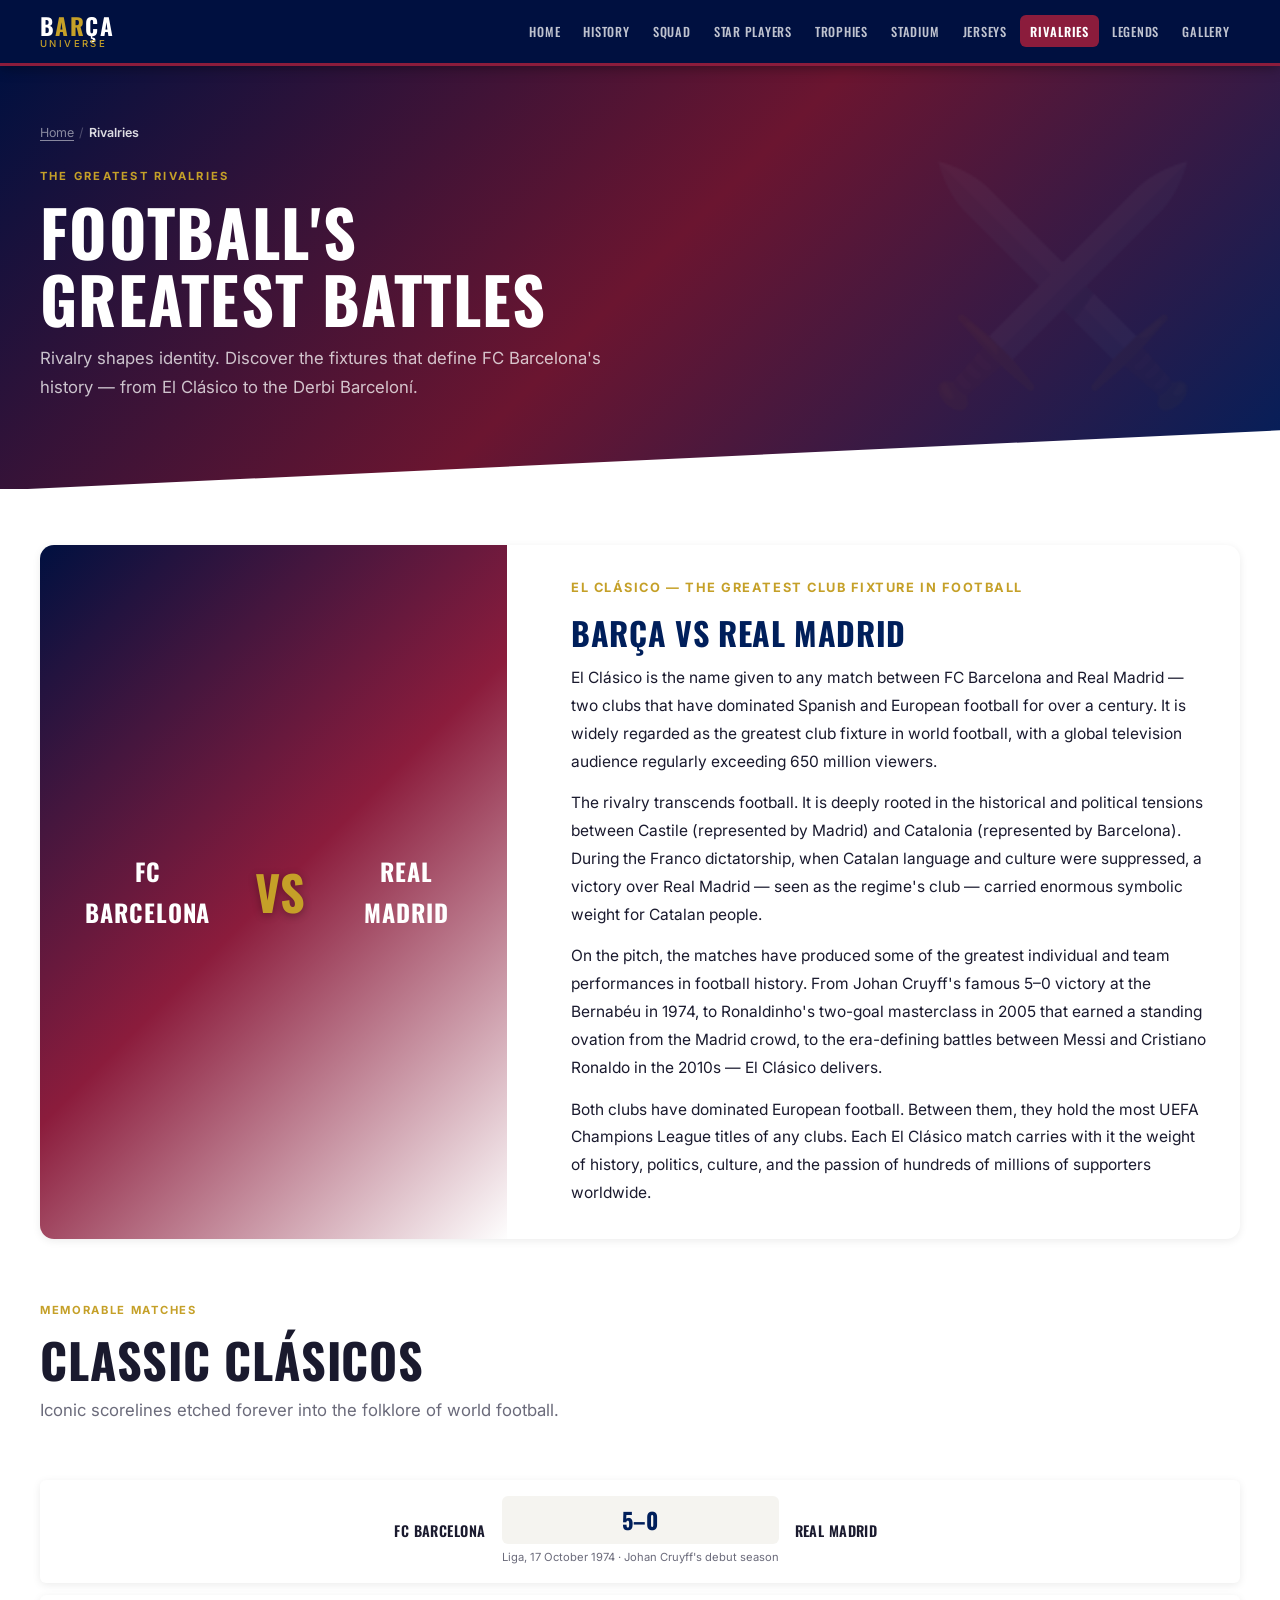
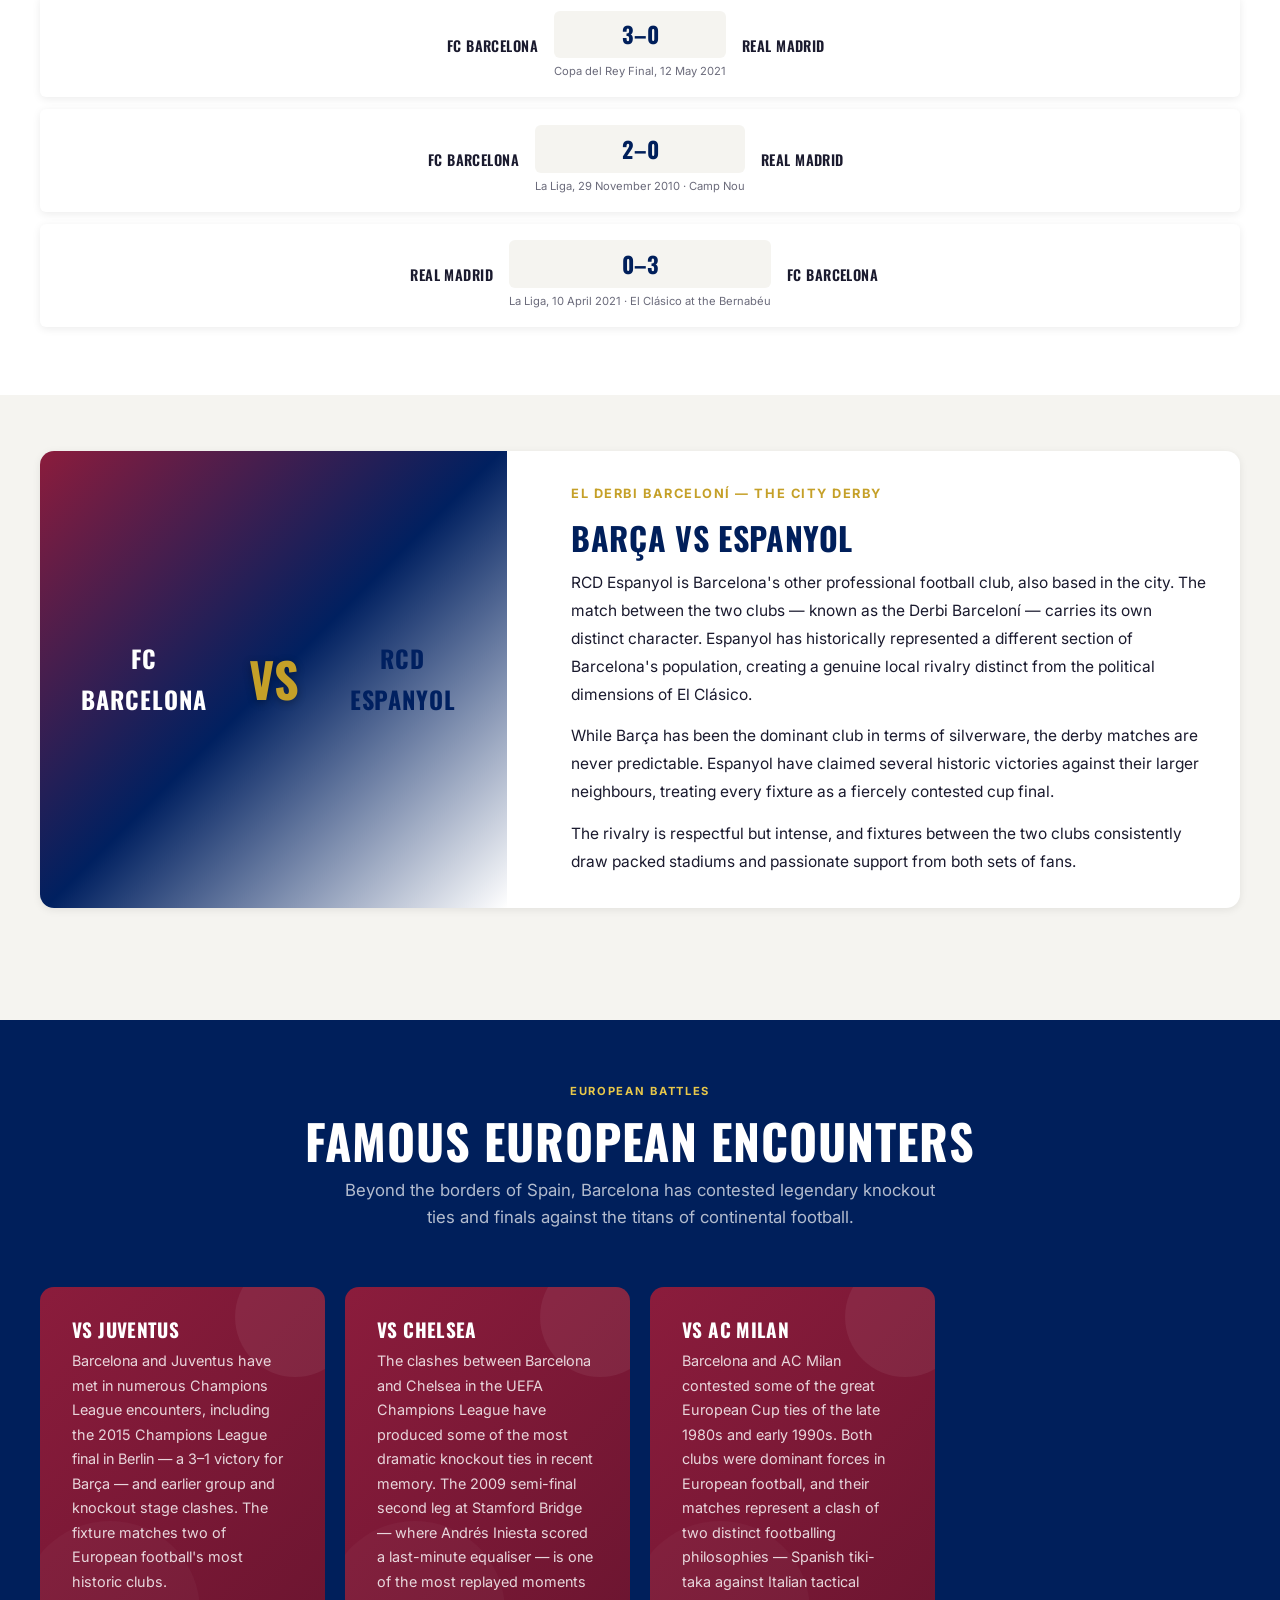
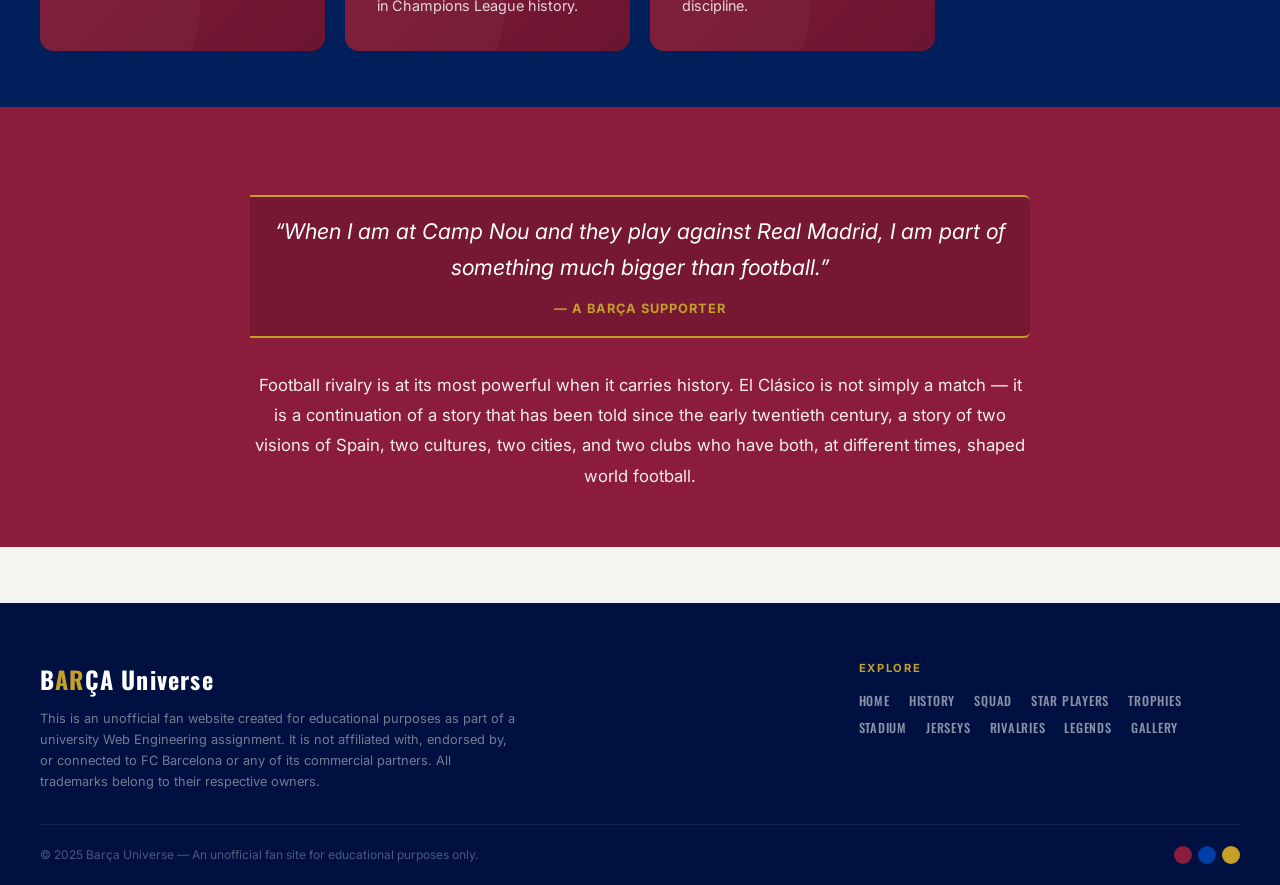
<file: rivalries.html>
<!DOCTYPE html>
<html lang="en">
<head>
  <meta charset="UTF-8">
  <meta name="viewport" content="width=device-width, initial-scale=1.0">
  <title>Famous Rivalries | Barça Universe</title>
  <meta name="description" content="Explore FC Barcelona's most intense and historic football rivalries — El Clásico against Real Madrid, the Derbi Barceloní, and more.">
  <link rel="stylesheet" href="css/style.css">
</head>
<body>

  <!-- Navigation -->
  <header class="site-header">
    <div class="container nav-wrapper">
      <a href="index.html" class="site-logo" aria-label="Barça Universe Home">
        <span class="logo-barca">B<span>AR</span>ÇA</span>
        <span class="logo-universe">Universe</span>
      </a>
      <nav class="site-nav" aria-label="Main navigation">
        <a href="index.html">Home</a>
        <a href="history.html">History</a>
        <a href="squad.html">Squad</a>
        <a href="players.html">Star Players</a>
        <a href="trophies.html">Trophies</a>
        <a href="stadium.html">Stadium</a>
        <a href="jerseys.html">Jerseys</a>
        <a href="rivalries.html" class="active" aria-current="page">Rivalries</a>
        <a href="legends.html">Legends</a>
        <a href="gallery.html">Gallery</a>
      </nav>
    </div>
  </header>

  <main>
    <!-- Page Hero -->
    <section class="page-hero page-hero--on-white">
      <div class="container">
        <nav class="breadcrumb" aria-label="Breadcrumb">
          <a href="index.html">Home</a>
          <span class="breadcrumb-sep">/</span>
          <span class="breadcrumb-current">Rivalries</span>
        </nav>
        <p class="page-hero-label">The Greatest Rivalries</p>
        <h1 class="page-hero-title">Football's<br>Greatest Battles</h1>
        <p class="page-hero-subtitle">Rivalry shapes identity. Discover the fixtures that define FC Barcelona's history — from El Clásico to the Derbi Barceloní.</p>
        <div class="page-hero-deco" aria-hidden="true">⚔️</div>
      </div>
    </section>

    <!-- El Clásico Feature Section -->
    <section class="section section--white" aria-labelledby="clasico-heading">
      <div class="container">
        <article class="rivalry-feature">
          <div class="rivalry-visual">
            <div class="rivalry-team">
              <span class="rivalry-team-name">FC Barcelona</span>
            </div>
            <div class="rivalry-vs" aria-hidden="true">VS</div>
            <div class="rivalry-team">
              <span class="rivalry-team-name">Real Madrid</span>
            </div>
          </div>
          <div class="rivalry-content">
            <p class="rivalry-subtitle">El Clásico — The Greatest Club Fixture in Football</p>
            <h2 id="clasico-heading" class="rivalry-title">Barça vs Real Madrid</h2>
            <div class="rivalry-body">
              <p>El Clásico is the name given to any match between FC Barcelona and Real Madrid — two clubs that have dominated Spanish and European football for over a century. It is widely regarded as the greatest club fixture in world football, with a global television audience regularly exceeding 650 million viewers.</p>
              <p>The rivalry transcends football. It is deeply rooted in the historical and political tensions between Castile (represented by Madrid) and Catalonia (represented by Barcelona). During the Franco dictatorship, when Catalan language and culture were suppressed, a victory over Real Madrid — seen as the regime's club — carried enormous symbolic weight for Catalan people.</p>
              <p>On the pitch, the matches have produced some of the greatest individual and team performances in football history. From Johan Cruyff's famous 5–0 victory at the Bernabéu in 1974, to Ronaldinho's two-goal masterclass in 2005 that earned a standing ovation from the Madrid crowd, to the era-defining battles between Messi and Cristiano Ronaldo in the 2010s — El Clásico delivers.</p>
              <p>Both clubs have dominated European football. Between them, they hold the most UEFA Champions League titles of any clubs. Each El Clásico match carries with it the weight of history, politics, culture, and the passion of hundreds of millions of supporters worldwide.</p>
            </div>
          </div>
        </article>

        <!-- Memorable Matches -->
        <header class="section-header section-header--left" style="margin-top: var(--space-xl);">
          <span class="section-label">Memorable Matches</span>
          <h3 class="section-title">Classic Clásicos</h3>
          <p class="section-subtitle" style="margin-inline: 0;">Iconic scorelines etched forever into the folklore of world football.</p>
        </header>

        <div class="match-list" role="list">
          <!-- Match 1 -->
          <article class="match-card" role="listitem">
            <div class="match-team match-team--home">FC Barcelona</div>
            <div>
              <div class="match-score">5–0</div>
              <div class="match-meta">Liga, 17 October 1974 · Johan Cruyff's debut season</div>
            </div>
            <div class="match-team match-team--away">Real Madrid</div>
          </article>

          <!-- Match 2 -->
          <article class="match-card" role="listitem">
            <div class="match-team match-team--home">FC Barcelona</div>
            <div>
              <div class="match-score">3–0</div>
              <div class="match-meta">Copa del Rey Final, 12 May 2021</div>
            </div>
            <div class="match-team match-team--away">Real Madrid</div>
          </article>

          <!-- Match 3 -->
          <article class="match-card" role="listitem">
            <div class="match-team match-team--home">FC Barcelona</div>
            <div>
              <div class="match-score">2–0</div>
              <div class="match-meta">La Liga, 29 November 2010 · Camp Nou</div>
            </div>
            <div class="match-team match-team--away">Real Madrid</div>
          </article>

          <!-- Match 4 -->
          <article class="match-card" role="listitem">
            <div class="match-team match-team--home">Real Madrid</div>
            <div>
              <div class="match-score">0–3</div>
              <div class="match-meta">La Liga, 10 April 2021 · El Clásico at the Bernabéu</div>
            </div>
            <div class="match-team match-team--away">FC Barcelona</div>
          </article>
        </div>
      </div>
    </section>

    <!-- El Derbi Barceloní Section -->
    <section class="section section--neutral" aria-labelledby="derbi-heading">
      <div class="container">
        <article class="rivalry-feature">
          <div class="rivalry-visual" style="background: linear-gradient(135deg, #8B1C3C 0%, #002060 50%, #ffffff 100%);">
            <div class="rivalry-team">
              <span class="rivalry-team-name">FC Barcelona</span>
            </div>
            <div class="rivalry-vs" aria-hidden="true">VS</div>
            <div class="rivalry-team">
              <span class="rivalry-team-name" style="color: #002060;">RCD Espanyol</span>
            </div>
          </div>
          <div class="rivalry-content">
            <p class="rivalry-subtitle">El Derbi Barceloní — The City Derby</p>
            <h2 id="derbi-heading" class="rivalry-title">Barça vs Espanyol</h2>
            <div class="rivalry-body">
              <p>RCD Espanyol is Barcelona's other professional football club, also based in the city. The match between the two clubs — known as the Derbi Barceloní — carries its own distinct character. Espanyol has historically represented a different section of Barcelona's population, creating a genuine local rivalry distinct from the political dimensions of El Clásico.</p>
              <p>While Barça has been the dominant club in terms of silverware, the derby matches are never predictable. Espanyol have claimed several historic victories against their larger neighbours, treating every fixture as a fiercely contested cup final.</p>
              <p>The rivalry is respectful but intense, and fixtures between the two clubs consistently draw packed stadiums and passionate support from both sets of fans.</p>
            </div>
          </div>
        </article>
      </div>
    </section>

    <!-- Other European Rivalries Section -->
    <section class="section section--dark" aria-labelledby="european-heading">
      <div class="container">
        <header class="section-header">
          <span class="section-label section-label--light">European Battles</span>
          <h2 id="european-heading" class="section-title">Famous European Encounters</h2>
          <p class="section-subtitle">Beyond the borders of Spain, Barcelona has contested legendary knockout ties and finals against the titans of continental football.</p>
        </header>

        <div class="card-grid card-grid--3">
          <!-- vs Juventus -->
          <article class="highlight-box">
            <h3 class="highlight-box-title">vs Juventus</h3>
            <p class="highlight-box-body">Barcelona and Juventus have met in numerous Champions League encounters, including the 2015 Champions League final in Berlin — a 3–1 victory for Barça — and earlier group and knockout stage clashes. The fixture matches two of European football's most historic clubs.</p>
          </article>

          <!-- vs Chelsea -->
          <article class="highlight-box">
            <h3 class="highlight-box-title">vs Chelsea</h3>
            <p class="highlight-box-body">The clashes between Barcelona and Chelsea in the UEFA Champions League have produced some of the most dramatic knockout ties in recent memory. The 2009 semi-final second leg at Stamford Bridge — where Andrés Iniesta scored a last-minute equaliser — is one of the most replayed moments in Champions League history.</p>
          </article>

          <!-- vs AC Milan -->
          <article class="highlight-box">
            <h3 class="highlight-box-title">vs AC Milan</h3>
            <p class="highlight-box-body">Barcelona and AC Milan contested some of the great European Cup ties of the late 1980s and early 1990s. Both clubs were dominant forces in European football, and their matches represent a clash of two distinct footballing philosophies — Spanish tiki-taka against Italian tactical discipline.</p>
          </article>
        </div>
      </div>
    </section>

    <!-- Quote Section -->
    <section class="section section--garnet text-center" aria-label="Rivalry Reflection">
      <div class="container container--narrow">
        <blockquote class="pull-quote" style="border-left:none; border-block:2px solid var(--clr-gold); background:rgba(0,0,0,0.15); margin-inline:auto;">
          <p style="color:var(--clr-white); font-size:1.35rem; max-width:100%; margin-inline:auto; font-style:italic;">“When I am at Camp Nou and they play against Real Madrid, I am part of something much bigger than football.”</p>
          <cite style="color:var(--clr-gold); margin-top:0.75rem;">— A Barça Supporter</cite>
        </blockquote>
        <p style="margin-inline:auto; color:rgba(255,255,255,0.92); font-size:1.05rem; line-height:1.8;">Football rivalry is at its most powerful when it carries history. El Clásico is not simply a match — it is a continuation of a story that has been told since the early twentieth century, a story of two visions of Spain, two cultures, two cities, and two clubs who have both, at different times, shaped world football.</p>
      </div>
    </section>
  </main>

  <!-- Footer -->
  <footer class="site-footer">
    <div class="container">
      <div class="footer-inner">
        <div class="footer-brand">
          <span class="footer-logo">B<span>AR</span>ÇA <span style="color:var(--clr-white)">Universe</span></span>
          <p class="footer-disclaimer">This is an unofficial fan website created for educational purposes as part of a university Web Engineering assignment. It is not affiliated with, endorsed by, or connected to FC Barcelona or any of its commercial partners. All trademarks belong to their respective owners.</p>
        </div>
        <div>
          <p class="footer-nav-title">Explore</p>
          <nav class="footer-nav" aria-label="Footer navigation">
            <a href="index.html">Home</a>
            <a href="history.html">History</a>
            <a href="squad.html">Squad</a>
            <a href="players.html">Star Players</a>
            <a href="trophies.html">Trophies</a>
            <a href="stadium.html">Stadium</a>
            <a href="jerseys.html">Jerseys</a>
            <a href="rivalries.html">Rivalries</a>
            <a href="legends.html">Legends</a>
            <a href="gallery.html">Gallery</a>
          </nav>
        </div>
      </div>
      <div class="footer-bottom">
        <p class="footer-copy">&copy; 2025 Barça Universe &mdash; An unofficial fan site for educational purposes only.</p>
        <div class="footer-colors" aria-hidden="true">
          <span class="footer-color-swatch" style="background:#8B1C3C;" title="Garnet"></span>
          <span class="footer-color-swatch" style="background:#003DA5;" title="Blue"></span>
          <span class="footer-color-swatch" style="background:#C5A028;" title="Gold"></span>
        </div>
      </div>
    </div>
  </footer>

</body>
</html>
</file>
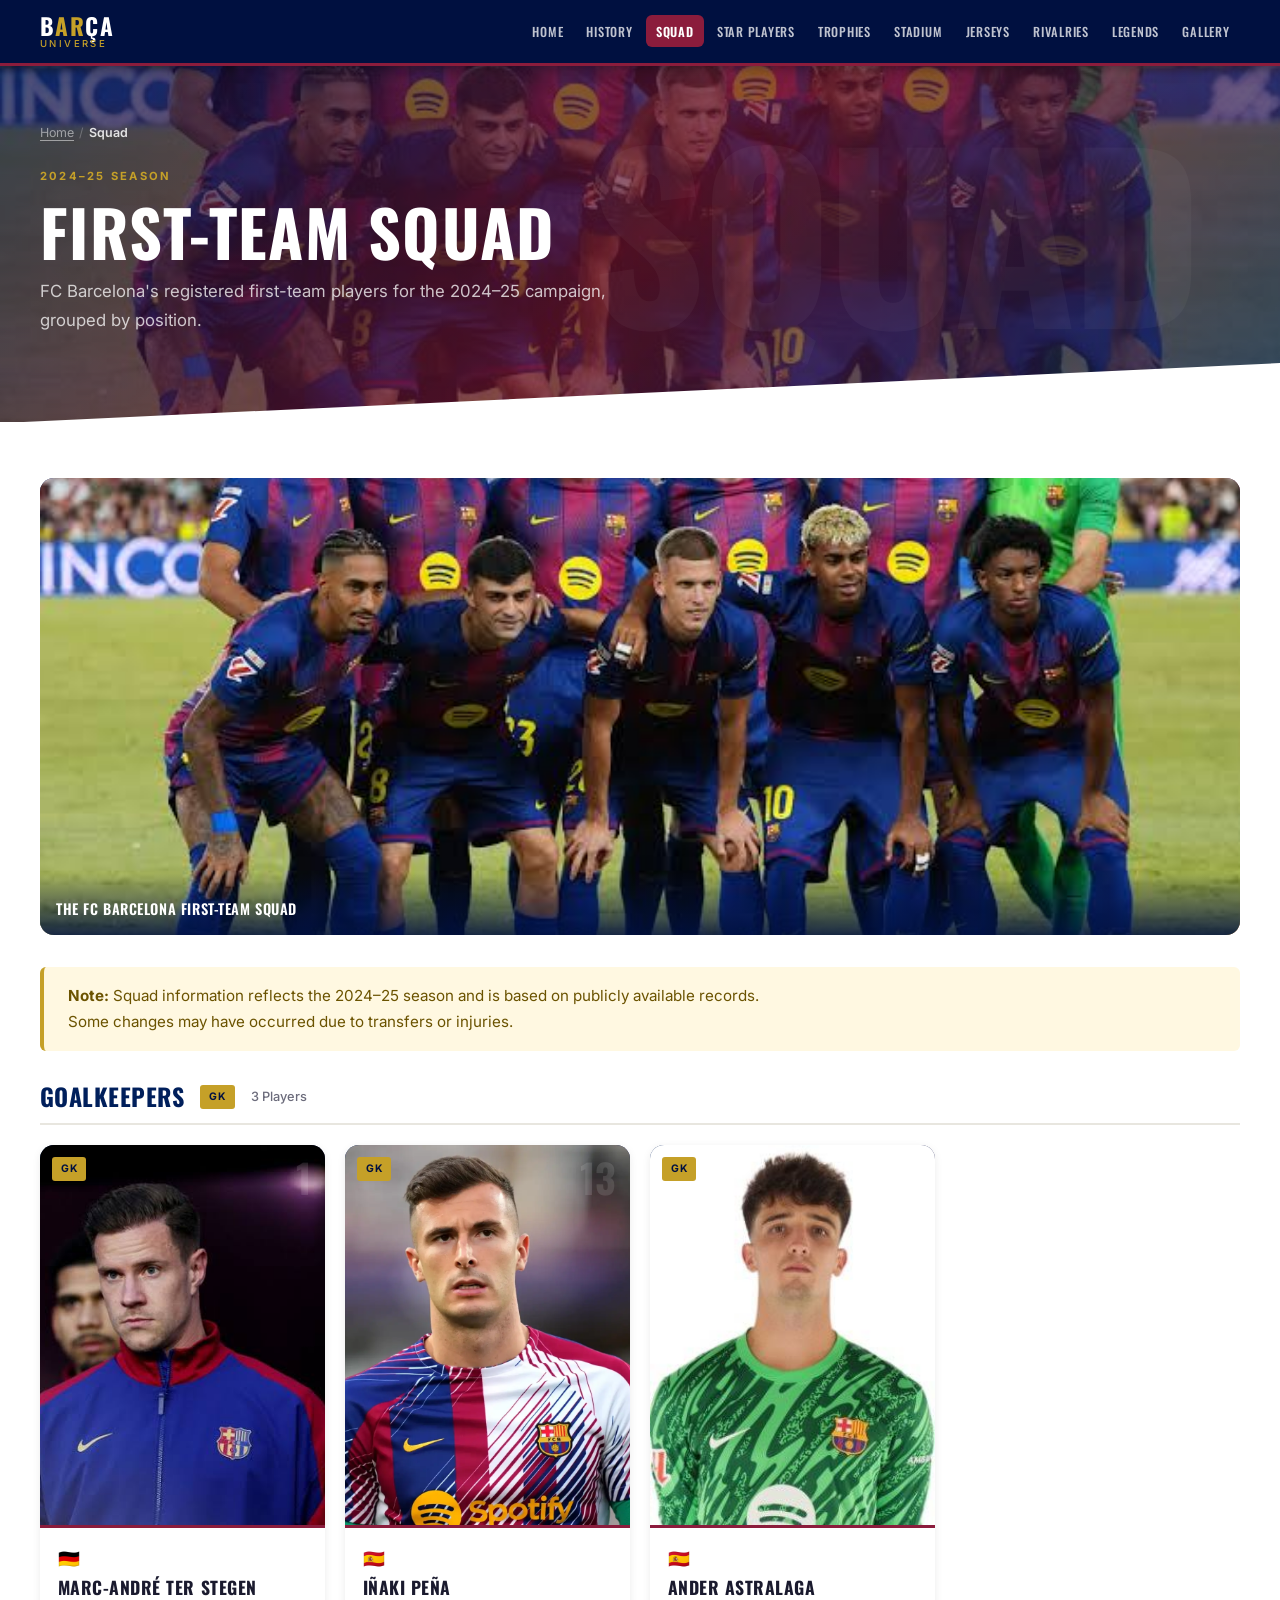
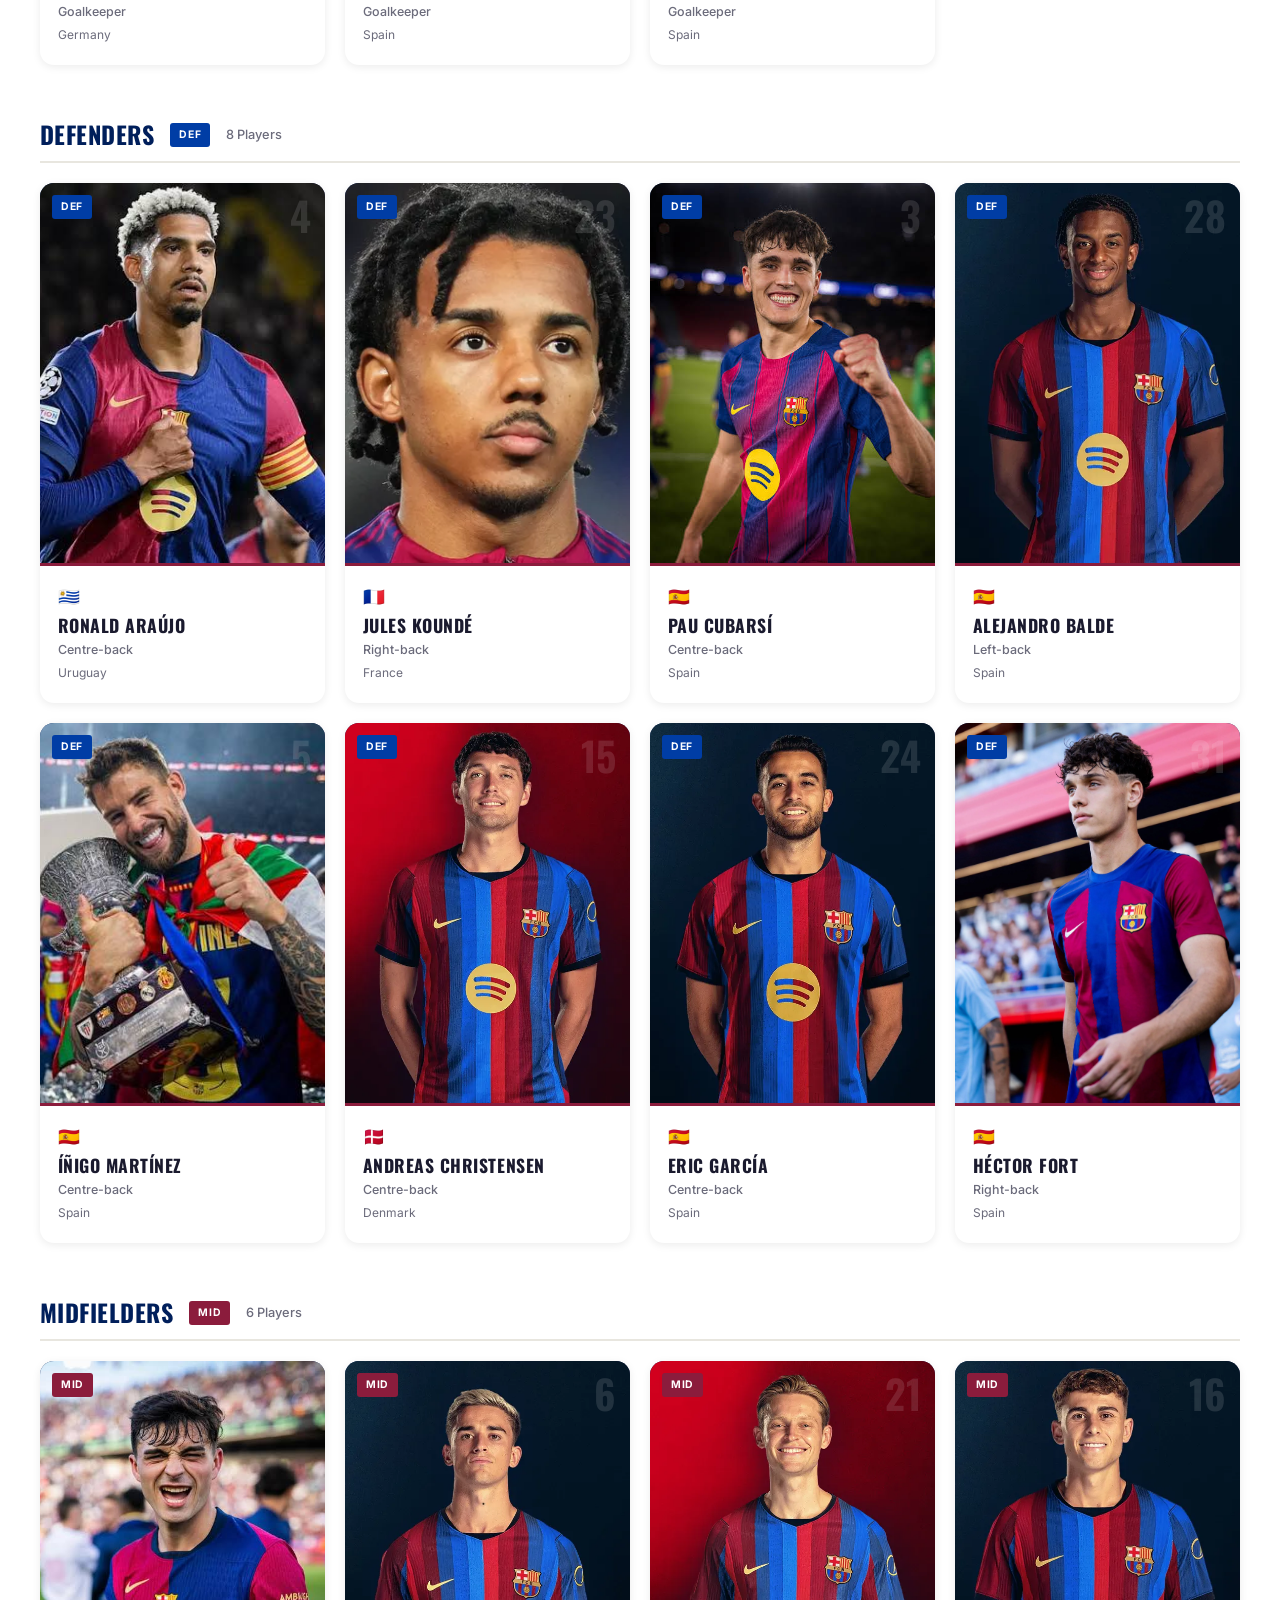
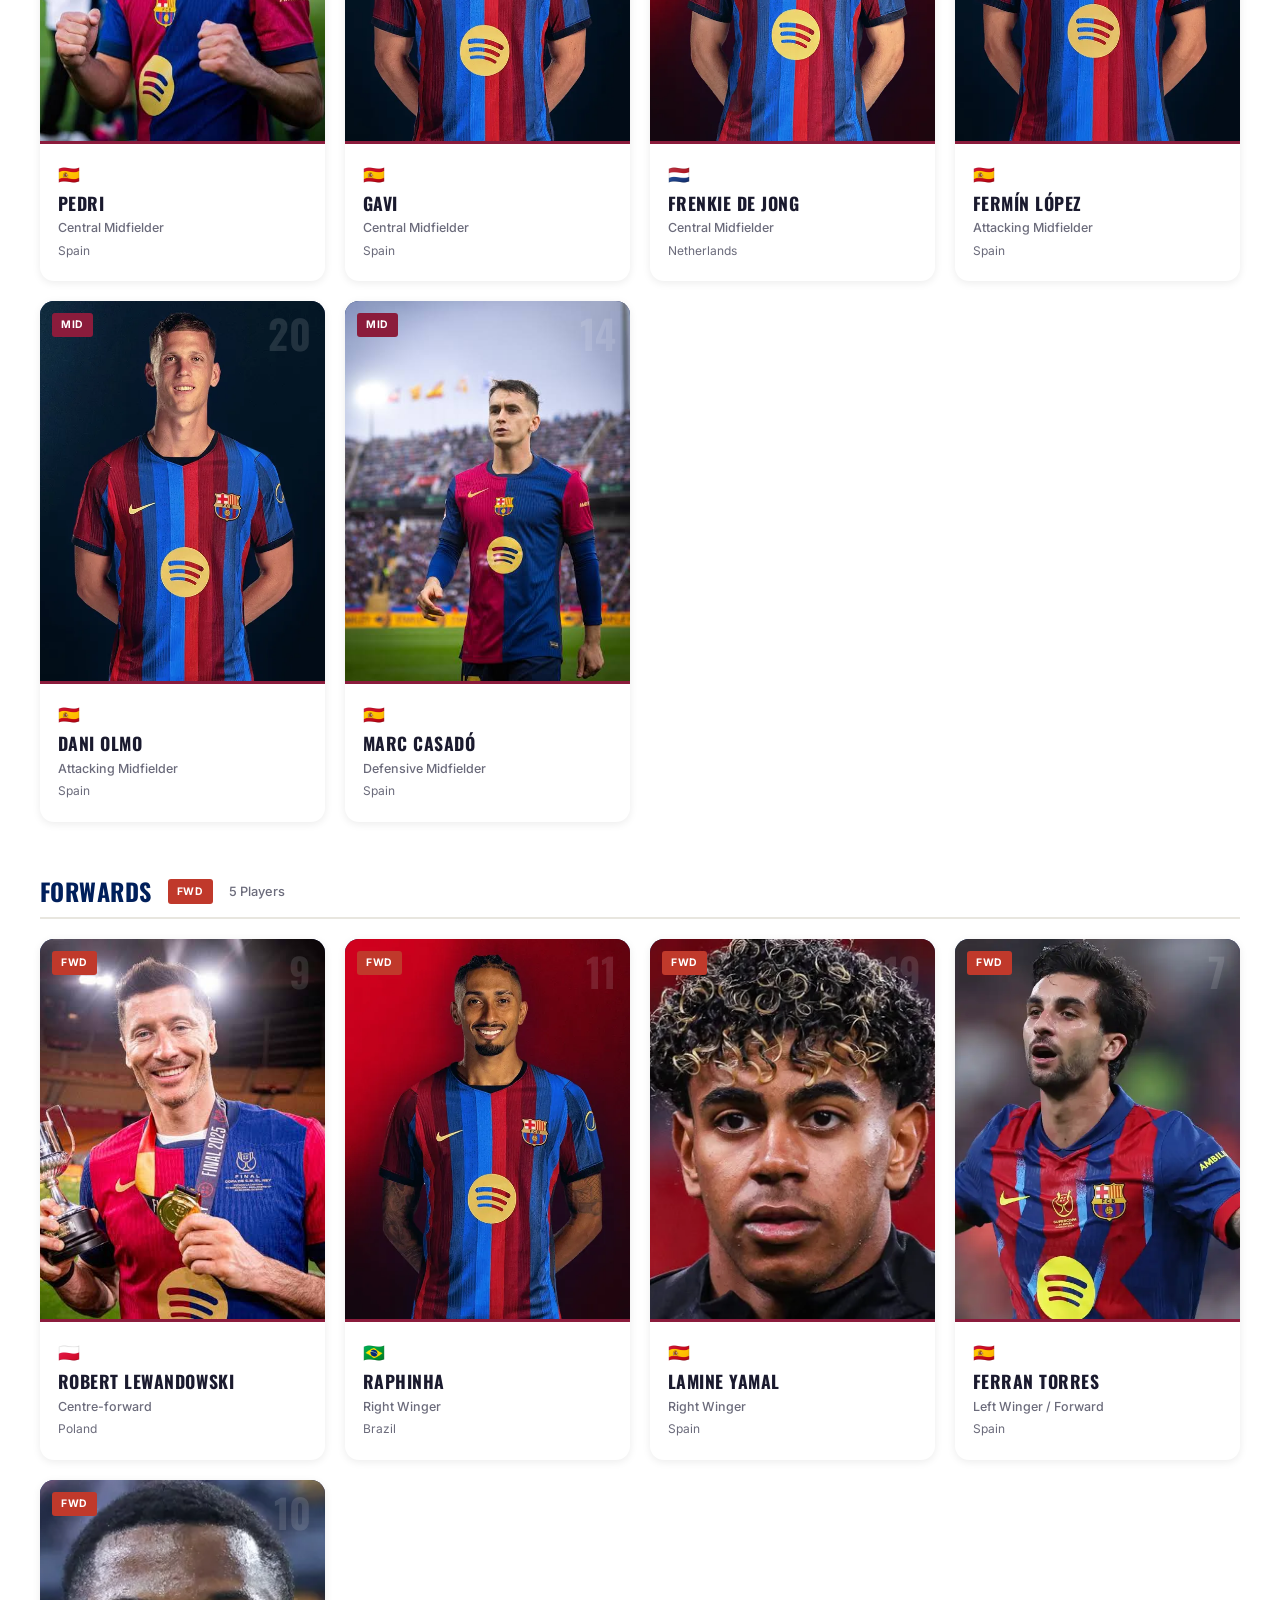
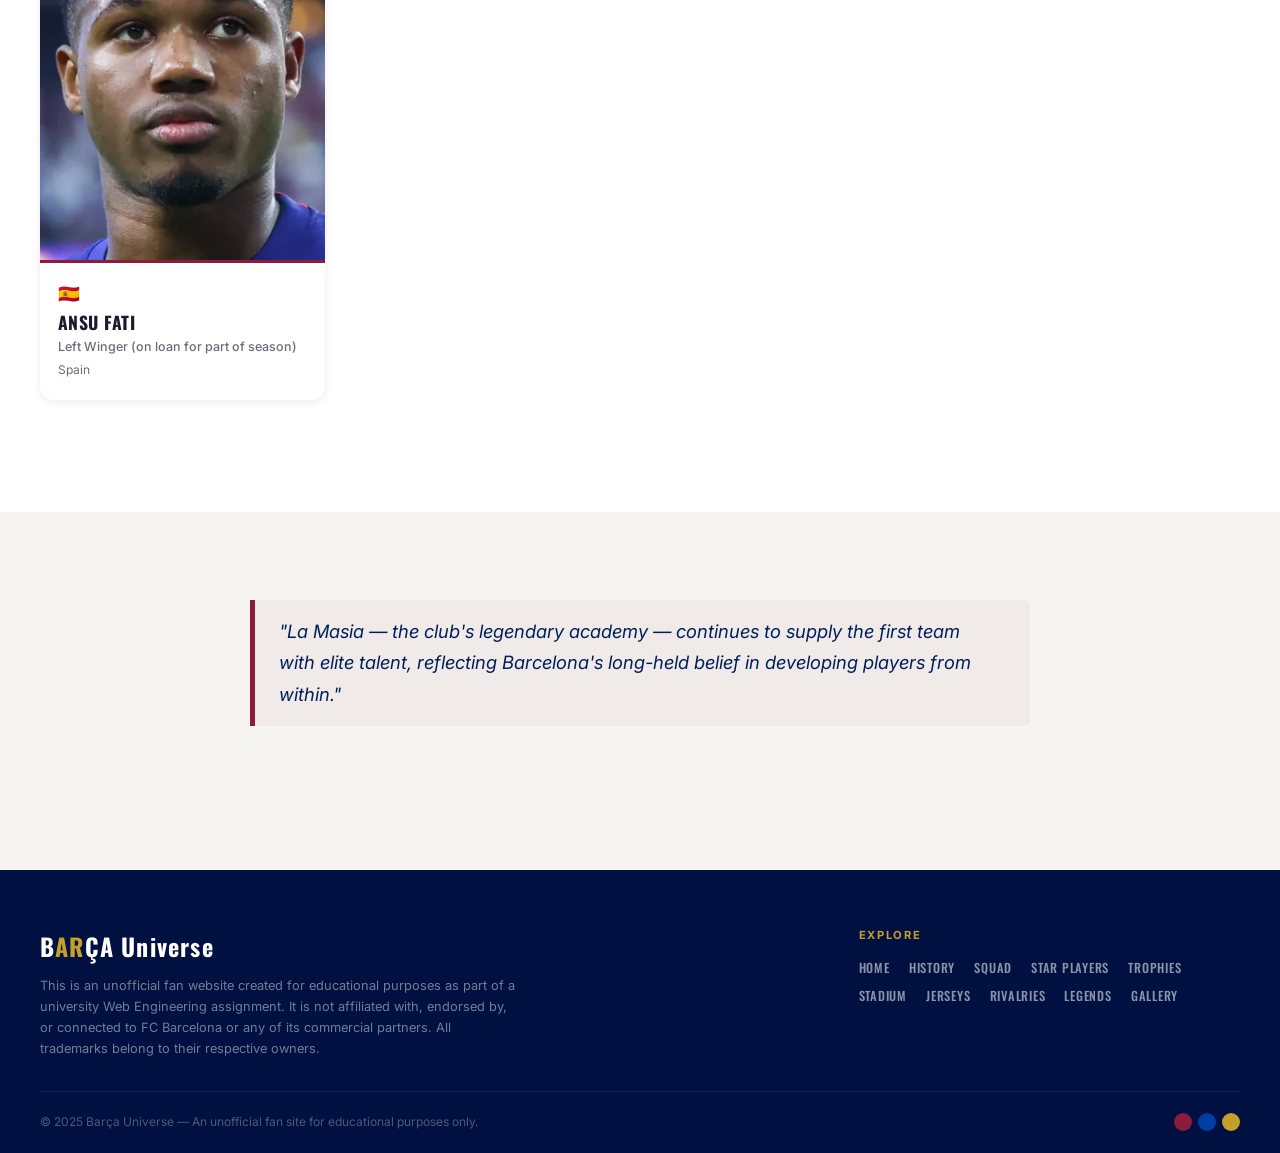
<file: squad.html>
<!DOCTYPE html>
<html lang="en">
<head>
  <meta charset="UTF-8">
  <meta name="viewport" content="width=device-width, initial-scale=1.0">
  <title>First-Team Squad | Barça Universe</title>
  <meta name="description" content="Browse FC Barcelona's 2024–25 first-team squad, grouped by position: goalkeepers, defenders, midfielders, and forwards.">
  <link rel="stylesheet" href="css/style.css">
</head>
<body>

  <!-- Navigation -->
  <header class="site-header">
    <div class="container nav-wrapper">
      <a href="index.html" class="site-logo" aria-label="Barça Universe Home">
        <span class="logo-barca">B<span>AR</span>ÇA</span>
        <span class="logo-universe">Universe</span>
      </a>
      <nav class="site-nav" aria-label="Main navigation">
        <a href="index.html">Home</a>
        <a href="history.html">History</a>
        <a href="squad.html" class="active" aria-current="page">Squad</a>
        <a href="players.html">Star Players</a>
        <a href="trophies.html">Trophies</a>
        <a href="stadium.html">Stadium</a>
        <a href="jerseys.html">Jerseys</a>
        <a href="rivalries.html">Rivalries</a>
        <a href="legends.html">Legends</a>
        <a href="gallery.html">Gallery</a>
      </nav>
    </div>
  </header>

  <main>
    <!-- Page Hero -->
    <section class="page-hero page-hero--on-white banner-photo"><img class="banner-img" src="assets/images/squad.jfif" alt="The FC Barcelona first-team squad posing for a team photo on the pitch" loading="lazy" decoding="async">
      <div class="container">
        <nav class="breadcrumb" aria-label="Breadcrumb">
          <a href="index.html">Home</a>
          <span class="breadcrumb-sep">/</span>
          <span class="breadcrumb-current">Squad</span>
        </nav>
        <p class="page-hero-label">2024–25 Season</p>
        <h1 class="page-hero-title">First-Team Squad</h1>
        <p class="page-hero-subtitle">FC Barcelona's registered first-team players for the 2024–25 campaign, grouped by position.</p>
        <div class="page-hero-deco" aria-hidden="true">SQUAD</div>
      </div>
    </section>

    <!-- Squad Main Section -->
    <section class="section section--white" aria-labelledby="squad-overview-heading">
      <div class="container">
        <h2 id="squad-overview-heading" class="visually-hidden">First-Team Squad List</h2>

        <!-- Team photo -->
        <figure class="photo-figure has-photo photo-figure--wide"><img class="photo-img" src="assets/images/squad.jfif" alt="The FC Barcelona first-team squad posing for a team photo on the pitch" loading="lazy" decoding="async"><figcaption>The FC Barcelona first-team squad</figcaption></figure>

        <!-- Important Note Box -->
        <div style="background:#FFF8E1; border-left:4px solid #C5A028; padding:1rem 1.5rem; border-radius:6px; margin-bottom:2rem;">
          <p style="color:#6B5300; font-size:0.95rem; margin:0;">
            <strong>Note:</strong> Squad information reflects the 2024–25 season and is based on publicly available records. Some changes may have occurred due to transfers or injuries.
          </p>
        </div>

        <!-- 1. GOALKEEPERS -->
        <section class="squad-section" aria-labelledby="gk-heading">
          <div class="squad-position-header">
            <h3 id="gk-heading" class="squad-position-title">Goalkeepers</h3>
            <span class="badge badge--gk">GK</span>
            <span class="squad-position-count">3 Players</span>
          </div>

          <div class="card-grid card-grid--4">
            <!-- Marc-André ter Stegen -->
            <article class="player-card">
              <div class="player-photo-wrap has-photo has-photo--top"><img class="photo-img" src="assets/images/ter_stegen.jfif" alt="Marc-André ter Stegen in a Barcelona training jacket" loading="lazy" decoding="async">
                <span class="badge badge--gk player-badge">GK</span>
                <span class="player-number" aria-hidden="true">1</span>
                <div class="player-avatar" aria-hidden="true">TG</div>
              </div>
              <div class="player-card-body">
                <div class="player-flag" aria-label="Germany">🇩🇪</div>
                <h4 class="player-name">Marc-André ter Stegen</h4>
                <p class="player-pos">Goalkeeper</p>
                <p class="player-nationality">Germany</p>
              </div>
            </article>

            <!-- Iñaki Peña -->
            <article class="player-card">
              <div class="player-photo-wrap has-photo has-photo--top"><img class="photo-img" src="assets/images/Pena.webp" alt="Iñaki Peña in a Barcelona goalkeeper kit" loading="lazy" decoding="async">
                <span class="badge badge--gk player-badge">GK</span>
                <span class="player-number" aria-hidden="true">13</span>
                <div class="player-avatar" aria-hidden="true">IP</div>
              </div>
              <div class="player-card-body">
                <div class="player-flag" aria-label="Spain">🇪🇸</div>
                <h4 class="player-name">Iñaki Peña</h4>
                <p class="player-pos">Goalkeeper</p>
                <p class="player-nationality">Spain</p>
              </div>
            </article>

            <!-- Ander Astralaga -->
            <article class="player-card">
              <div class="player-photo-wrap has-photo has-photo--top"><img class="photo-img" src="assets/images/third.jfif" alt="Ander Astralaga in the green Barcelona goalkeeper kit" loading="lazy" decoding="async">
                <span class="badge badge--gk player-badge">GK</span>
                <span class="player-number" aria-hidden="true">25</span>
                <div class="player-avatar" aria-hidden="true">AA</div>
              </div>
              <div class="player-card-body">
                <div class="player-flag" aria-label="Spain">🇪🇸</div>
                <h4 class="player-name">Ander Astralaga</h4>
                <p class="player-pos">Goalkeeper</p>
                <p class="player-nationality">Spain</p>
              </div>
            </article>
          </div>
        </section>

        <!-- 2. DEFENDERS -->
        <section class="squad-section" aria-labelledby="def-heading">
          <div class="squad-position-header">
            <h3 id="def-heading" class="squad-position-title">Defenders</h3>
            <span class="badge badge--def">DEF</span>
            <span class="squad-position-count">8 Players</span>
          </div>

          <div class="card-grid card-grid--4">
            <!-- Ronald Araújo -->
            <article class="player-card">
              <div class="player-photo-wrap has-photo has-photo--top"><img class="photo-img" src="assets/images/Araujo.jfif" alt="Ronald Araújo in Barcelona kit with the captain armband" loading="lazy" decoding="async">
                <span class="badge badge--def player-badge">DEF</span>
                <span class="player-number" aria-hidden="true">4</span>
                <div class="player-avatar" aria-hidden="true">RA</div>
              </div>
              <div class="player-card-body">
                <div class="player-flag" aria-label="Uruguay">🇺🇾</div>
                <h4 class="player-name">Ronald Araújo</h4>
                <p class="player-pos">Centre-back</p>
                <p class="player-nationality">Uruguay</p>
              </div>
            </article>

            <!-- Jules Koundé -->
            <article class="player-card">
              <div class="player-photo-wrap has-photo has-photo--top"><img class="photo-img" src="assets/images/Konde.webp" alt="Close-up portrait of Jules Koundé" loading="lazy" decoding="async">
                <span class="badge badge--def player-badge">DEF</span>
                <span class="player-number" aria-hidden="true">23</span>
                <div class="player-avatar" aria-hidden="true">JK</div>
              </div>
              <div class="player-card-body">
                <div class="player-flag" aria-label="France">🇫🇷</div>
                <h4 class="player-name">Jules Koundé</h4>
                <p class="player-pos">Right-back</p>
                <p class="player-nationality">France</p>
              </div>
            </article>

            <!-- Pau Cubarsí -->
            <article class="player-card">
              <div class="player-photo-wrap has-photo has-photo--top"><img class="photo-img" src="assets/images/Cubarce.jfif" alt="Pau Cubarsí celebrating in a Barcelona shirt" loading="lazy" decoding="async">
                <span class="badge badge--def player-badge">DEF</span>
                <span class="player-number" aria-hidden="true">3</span>
                <div class="player-avatar" aria-hidden="true">PC</div>
              </div>
              <div class="player-card-body">
                <div class="player-flag" aria-label="Spain">🇪🇸</div>
                <h4 class="player-name">Pau Cubarsí</h4>
                <p class="player-pos">Centre-back</p>
                <p class="player-nationality">Spain</p>
              </div>
            </article>

            <!-- Alejandro Balde -->
            <article class="player-card">
              <div class="player-photo-wrap has-photo has-photo--top"><img class="photo-img" src="assets/images/Balde.webp" alt="Alejandro Balde in the Barcelona home shirt" loading="lazy" decoding="async">
                <span class="badge badge--def player-badge">DEF</span>
                <span class="player-number" aria-hidden="true">28</span>
                <div class="player-avatar" aria-hidden="true">AB</div>
              </div>
              <div class="player-card-body">
                <div class="player-flag" aria-label="Spain">🇪🇸</div>
                <h4 class="player-name">Alejandro Balde</h4>
                <p class="player-pos">Left-back</p>
                <p class="player-nationality">Spain</p>
              </div>
            </article>

            <!-- Íñigo Martínez -->
            <article class="player-card">
              <div class="player-photo-wrap has-photo has-photo--top"><img class="photo-img" src="assets/images/inigo.jfif" alt="Íñigo Martínez celebrating with a trophy" loading="lazy" decoding="async">
                <span class="badge badge--def player-badge">DEF</span>
                <span class="player-number" aria-hidden="true">5</span>
                <div class="player-avatar" aria-hidden="true">IM</div>
              </div>
              <div class="player-card-body">
                <div class="player-flag" aria-label="Spain">🇪🇸</div>
                <h4 class="player-name">Íñigo Martínez</h4>
                <p class="player-pos">Centre-back</p>
                <p class="player-nationality">Spain</p>
              </div>
            </article>

            <!-- Andreas Christensen -->
            <article class="player-card">
              <div class="player-photo-wrap has-photo has-photo--top"><img class="photo-img" src="assets/images/Christensen.webp" alt="Andreas Christensen in the Barcelona home shirt" loading="lazy" decoding="async">
                <span class="badge badge--def player-badge">DEF</span>
                <span class="player-number" aria-hidden="true">15</span>
                <div class="player-avatar" aria-hidden="true">AC</div>
              </div>
              <div class="player-card-body">
                <div class="player-flag" aria-label="Denmark">🇩🇰</div>
                <h4 class="player-name">Andreas Christensen</h4>
                <p class="player-pos">Centre-back</p>
                <p class="player-nationality">Denmark</p>
              </div>
            </article>

            <!-- Eric García -->
            <article class="player-card">
              <div class="player-photo-wrap has-photo has-photo--top"><img class="photo-img" src="assets/images/Eric_Garcia.webp" alt="Eric García in the Barcelona home shirt" loading="lazy" decoding="async">
                <span class="badge badge--def player-badge">DEF</span>
                <span class="player-number" aria-hidden="true">24</span>
                <div class="player-avatar" aria-hidden="true">EG</div>
              </div>
              <div class="player-card-body">
                <div class="player-flag" aria-label="Spain">🇪🇸</div>
                <h4 class="player-name">Eric García</h4>
                <p class="player-pos">Centre-back</p>
                <p class="player-nationality">Spain</p>
              </div>
            </article>

            <!-- Héctor Fort -->
            <article class="player-card">
              <div class="player-photo-wrap has-photo has-photo--top"><img class="photo-img" src="assets/images/hector_fort.webp" alt="Héctor Fort in a Barcelona shirt on the pitch" loading="lazy" decoding="async">
                <span class="badge badge--def player-badge">DEF</span>
                <span class="player-number" aria-hidden="true">31</span>
                <div class="player-avatar" aria-hidden="true">HF</div>
              </div>
              <div class="player-card-body">
                <div class="player-flag" aria-label="Spain">🇪🇸</div>
                <h4 class="player-name">Héctor Fort</h4>
                <p class="player-pos">Right-back</p>
                <p class="player-nationality">Spain</p>
              </div>
            </article>
          </div>
        </section>

        <!-- 3. MIDFIELDERS -->
        <section class="squad-section" aria-labelledby="mid-heading">
          <div class="squad-position-header">
            <h3 id="mid-heading" class="squad-position-title">Midfielders</h3>
            <span class="badge badge--mid">MID</span>
            <span class="squad-position-count">6 Players</span>
          </div>

          <div class="card-grid card-grid--4">
            <!-- Pedri -->
            <article class="player-card">
              <div class="player-photo-wrap has-photo has-photo--top"><img class="photo-img" src="assets/images/pedri.jfif" alt="Pedri celebrating in a Barcelona shirt" loading="lazy" decoding="async">
                <span class="badge badge--mid player-badge">MID</span>
                <span class="player-number" aria-hidden="true">8</span>
                <div class="player-avatar" aria-hidden="true">PE</div>
              </div>
              <div class="player-card-body">
                <div class="player-flag" aria-label="Spain">🇪🇸</div>
                <h4 class="player-name">Pedri</h4>
                <p class="player-pos">Central Midfielder</p>
                <p class="player-nationality">Spain</p>
              </div>
            </article>

            <!-- Gavi -->
            <article class="player-card">
              <div class="player-photo-wrap has-photo has-photo--top"><img class="photo-img" src="assets/images/Gavi.webp" alt="Gavi in the Barcelona home shirt" loading="lazy" decoding="async">
                <span class="badge badge--mid player-badge">MID</span>
                <span class="player-number" aria-hidden="true">6</span>
                <div class="player-avatar" aria-hidden="true">GA</div>
              </div>
              <div class="player-card-body">
                <div class="player-flag" aria-label="Spain">🇪🇸</div>
                <h4 class="player-name">Gavi</h4>
                <p class="player-pos">Central Midfielder</p>
                <p class="player-nationality">Spain</p>
              </div>
            </article>

            <!-- Frenkie de Jong -->
            <article class="player-card">
              <div class="player-photo-wrap has-photo has-photo--top"><img class="photo-img" src="assets/images/De_Jong.webp" alt="Frenkie de Jong in the Barcelona home shirt" loading="lazy" decoding="async">
                <span class="badge badge--mid player-badge">MID</span>
                <span class="player-number" aria-hidden="true">21</span>
                <div class="player-avatar" aria-hidden="true">FJ</div>
              </div>
              <div class="player-card-body">
                <div class="player-flag" aria-label="Netherlands">🇳🇱</div>
                <h4 class="player-name">Frenkie de Jong</h4>
                <p class="player-pos">Central Midfielder</p>
                <p class="player-nationality">Netherlands</p>
              </div>
            </article>

            <!-- Fermín López -->
            <article class="player-card">
              <div class="player-photo-wrap has-photo has-photo--top"><img class="photo-img" src="assets/images/Fermin.webp" alt="Fermín López in the Barcelona home shirt" loading="lazy" decoding="async">
                <span class="badge badge--mid player-badge">MID</span>
                <span class="player-number" aria-hidden="true">16</span>
                <div class="player-avatar" aria-hidden="true">FL</div>
              </div>
              <div class="player-card-body">
                <div class="player-flag" aria-label="Spain">🇪🇸</div>
                <h4 class="player-name">Fermín López</h4>
                <p class="player-pos">Attacking Midfielder</p>
                <p class="player-nationality">Spain</p>
              </div>
            </article>

            <!-- Dani Olmo -->
            <article class="player-card">
              <div class="player-photo-wrap has-photo has-photo--top"><img class="photo-img" src="assets/images/Olmo.webp" alt="Dani Olmo in the Barcelona home shirt" loading="lazy" decoding="async">
                <span class="badge badge--mid player-badge">MID</span>
                <span class="player-number" aria-hidden="true">20</span>
                <div class="player-avatar" aria-hidden="true">DO</div>
              </div>
              <div class="player-card-body">
                <div class="player-flag" aria-label="Spain">🇪🇸</div>
                <h4 class="player-name">Dani Olmo</h4>
                <p class="player-pos">Attacking Midfielder</p>
                <p class="player-nationality">Spain</p>
              </div>
            </article>

            <!-- Marc Casadó -->
            <article class="player-card">
              <div class="player-photo-wrap has-photo has-photo--top"><img class="photo-img" src="assets/images/casado.jfif" alt="Marc Casadó in a Barcelona shirt at the stadium" loading="lazy" decoding="async">
                <span class="badge badge--mid player-badge">MID</span>
                <span class="player-number" aria-hidden="true">14</span>
                <div class="player-avatar" aria-hidden="true">MC</div>
              </div>
              <div class="player-card-body">
                <div class="player-flag" aria-label="Spain">🇪🇸</div>
                <h4 class="player-name">Marc Casadó</h4>
                <p class="player-pos">Defensive Midfielder</p>
                <p class="player-nationality">Spain</p>
              </div>
            </article>
          </div>
        </section>

        <!-- 4. FORWARDS -->
        <section class="squad-section" aria-labelledby="fwd-heading">
          <div class="squad-position-header">
            <h3 id="fwd-heading" class="squad-position-title">Forwards</h3>
            <span class="badge badge--fwd">FWD</span>
            <span class="squad-position-count">5 Players</span>
          </div>

          <div class="card-grid card-grid--4">
            <!-- Robert Lewandowski -->
            <article class="player-card">
              <div class="player-photo-wrap has-photo has-photo--top"><img class="photo-img" src="assets/images/lewa.jfif" alt="Robert Lewandowski smiling with a trophy and medal" loading="lazy" decoding="async">
                <span class="badge badge--fwd player-badge">FWD</span>
                <span class="player-number" aria-hidden="true">9</span>
                <div class="player-avatar" aria-hidden="true">RL</div>
              </div>
              <div class="player-card-body">
                <div class="player-flag" aria-label="Poland">🇵🇱</div>
                <h4 class="player-name">Robert Lewandowski</h4>
                <p class="player-pos">Centre-forward</p>
                <p class="player-nationality">Poland</p>
              </div>
            </article>

            <!-- Raphinha -->
            <article class="player-card">
              <div class="player-photo-wrap has-photo has-photo--top"><img class="photo-img" src="assets/images/Raphinha.webp" alt="Raphinha in the Barcelona home shirt" loading="lazy" decoding="async">
                <span class="badge badge--fwd player-badge">FWD</span>
                <span class="player-number" aria-hidden="true">11</span>
                <div class="player-avatar" aria-hidden="true">RA</div>
              </div>
              <div class="player-card-body">
                <div class="player-flag" aria-label="Brazil">🇧🇷</div>
                <h4 class="player-name">Raphinha</h4>
                <p class="player-pos">Right Winger</p>
                <p class="player-nationality">Brazil</p>
              </div>
            </article>

            <!-- Lamine Yamal -->
            <article class="player-card">
              <div class="player-photo-wrap has-photo has-photo--top"><img class="photo-img" src="assets/images/Lamine_Yamal.webp" alt="Close-up portrait of Lamine Yamal" loading="lazy" decoding="async">
                <span class="badge badge--fwd player-badge">FWD</span>
                <span class="player-number" aria-hidden="true">19</span>
                <div class="player-avatar" aria-hidden="true">LY</div>
              </div>
              <div class="player-card-body">
                <div class="player-flag" aria-label="Spain">🇪🇸</div>
                <h4 class="player-name">Lamine Yamal</h4>
                <p class="player-pos">Right Winger</p>
                <p class="player-nationality">Spain</p>
              </div>
            </article>

            <!-- Ferran Torres -->
            <article class="player-card">
              <div class="player-photo-wrap has-photo has-photo--top"><img class="photo-img" src="assets/images/Torres.webp" alt="Ferran Torres with arms spread wide in a Barcelona shirt" loading="lazy" decoding="async">
                <span class="badge badge--fwd player-badge">FWD</span>
                <span class="player-number" aria-hidden="true">7</span>
                <div class="player-avatar" aria-hidden="true">FT</div>
              </div>
              <div class="player-card-body">
                <div class="player-flag" aria-label="Spain">🇪🇸</div>
                <h4 class="player-name">Ferran Torres</h4>
                <p class="player-pos">Left Winger / Forward</p>
                <p class="player-nationality">Spain</p>
              </div>
            </article>

            <!-- Ansu Fati -->
            <article class="player-card">
              <div class="player-photo-wrap has-photo has-photo--top"><img class="photo-img" src="assets/images/Ansu_fati.webp" alt="Close-up portrait of Ansu Fati" loading="lazy" decoding="async">
                <span class="badge badge--fwd player-badge">FWD</span>
                <span class="player-number" aria-hidden="true">10</span>
                <div class="player-avatar" aria-hidden="true">AF</div>
              </div>
              <div class="player-card-body">
                <div class="player-flag" aria-label="Spain">🇪🇸</div>
                <h4 class="player-name">Ansu Fati</h4>
                <p class="player-pos">Left Winger (on loan for part of season)</p>
                <p class="player-nationality">Spain</p>
              </div>
            </article>
          </div>
        </section>
      </div>
    </section>

    <!-- Club Colours Note / Philosophy Section -->
    <section class="section section--neutral" aria-label="Club Academy Philosophy">
      <div class="container container--narrow">
        <blockquote class="pull-quote">
          <p>"La Masia — the club's legendary academy — continues to supply the first team with elite talent, reflecting Barcelona's long-held belief in developing players from within."</p>
        </blockquote>
      </div>
    </section>
  </main>

  <!-- Footer -->
  <footer class="site-footer">
    <div class="container">
      <div class="footer-inner">
        <div class="footer-brand">
          <span class="footer-logo">B<span>AR</span>ÇA <span style="color:var(--clr-white)">Universe</span></span>
          <p class="footer-disclaimer">This is an unofficial fan website created for educational purposes as part of a university Web Engineering assignment. It is not affiliated with, endorsed by, or connected to FC Barcelona or any of its commercial partners. All trademarks belong to their respective owners.</p>
        </div>
        <div>
          <p class="footer-nav-title">Explore</p>
          <nav class="footer-nav" aria-label="Footer navigation">
            <a href="index.html">Home</a>
            <a href="history.html">History</a>
            <a href="squad.html">Squad</a>
            <a href="players.html">Star Players</a>
            <a href="trophies.html">Trophies</a>
            <a href="stadium.html">Stadium</a>
            <a href="jerseys.html">Jerseys</a>
            <a href="rivalries.html">Rivalries</a>
            <a href="legends.html">Legends</a>
            <a href="gallery.html">Gallery</a>
          </nav>
        </div>
      </div>
      <div class="footer-bottom">
        <p class="footer-copy">&copy; 2025 Barça Universe &mdash; An unofficial fan site for educational purposes only.</p>
        <div class="footer-colors" aria-hidden="true">
          <span class="footer-color-swatch" style="background:#8B1C3C;" title="Garnet"></span>
          <span class="footer-color-swatch" style="background:#003DA5;" title="Blue"></span>
          <span class="footer-color-swatch" style="background:#C5A028;" title="Gold"></span>
        </div>
      </div>
    </div>
  </footer>

</body>
</html>
</file>
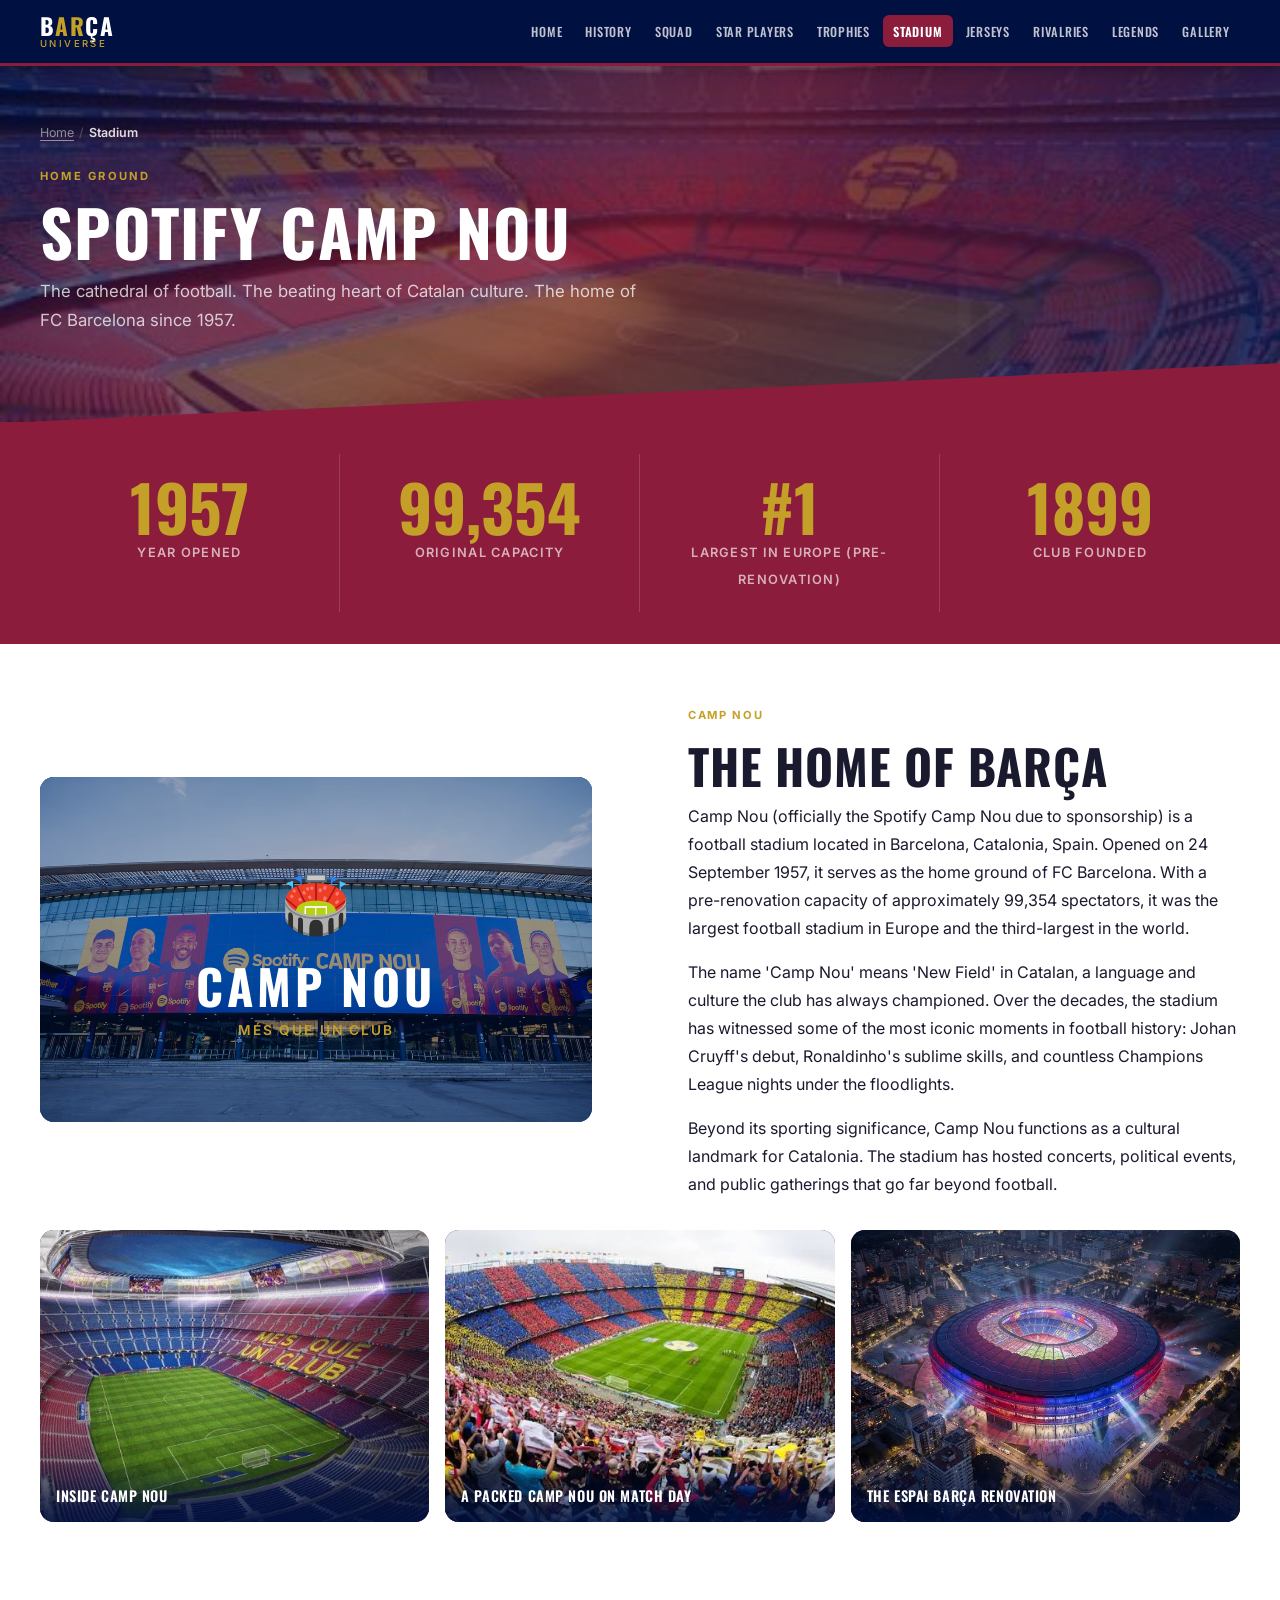
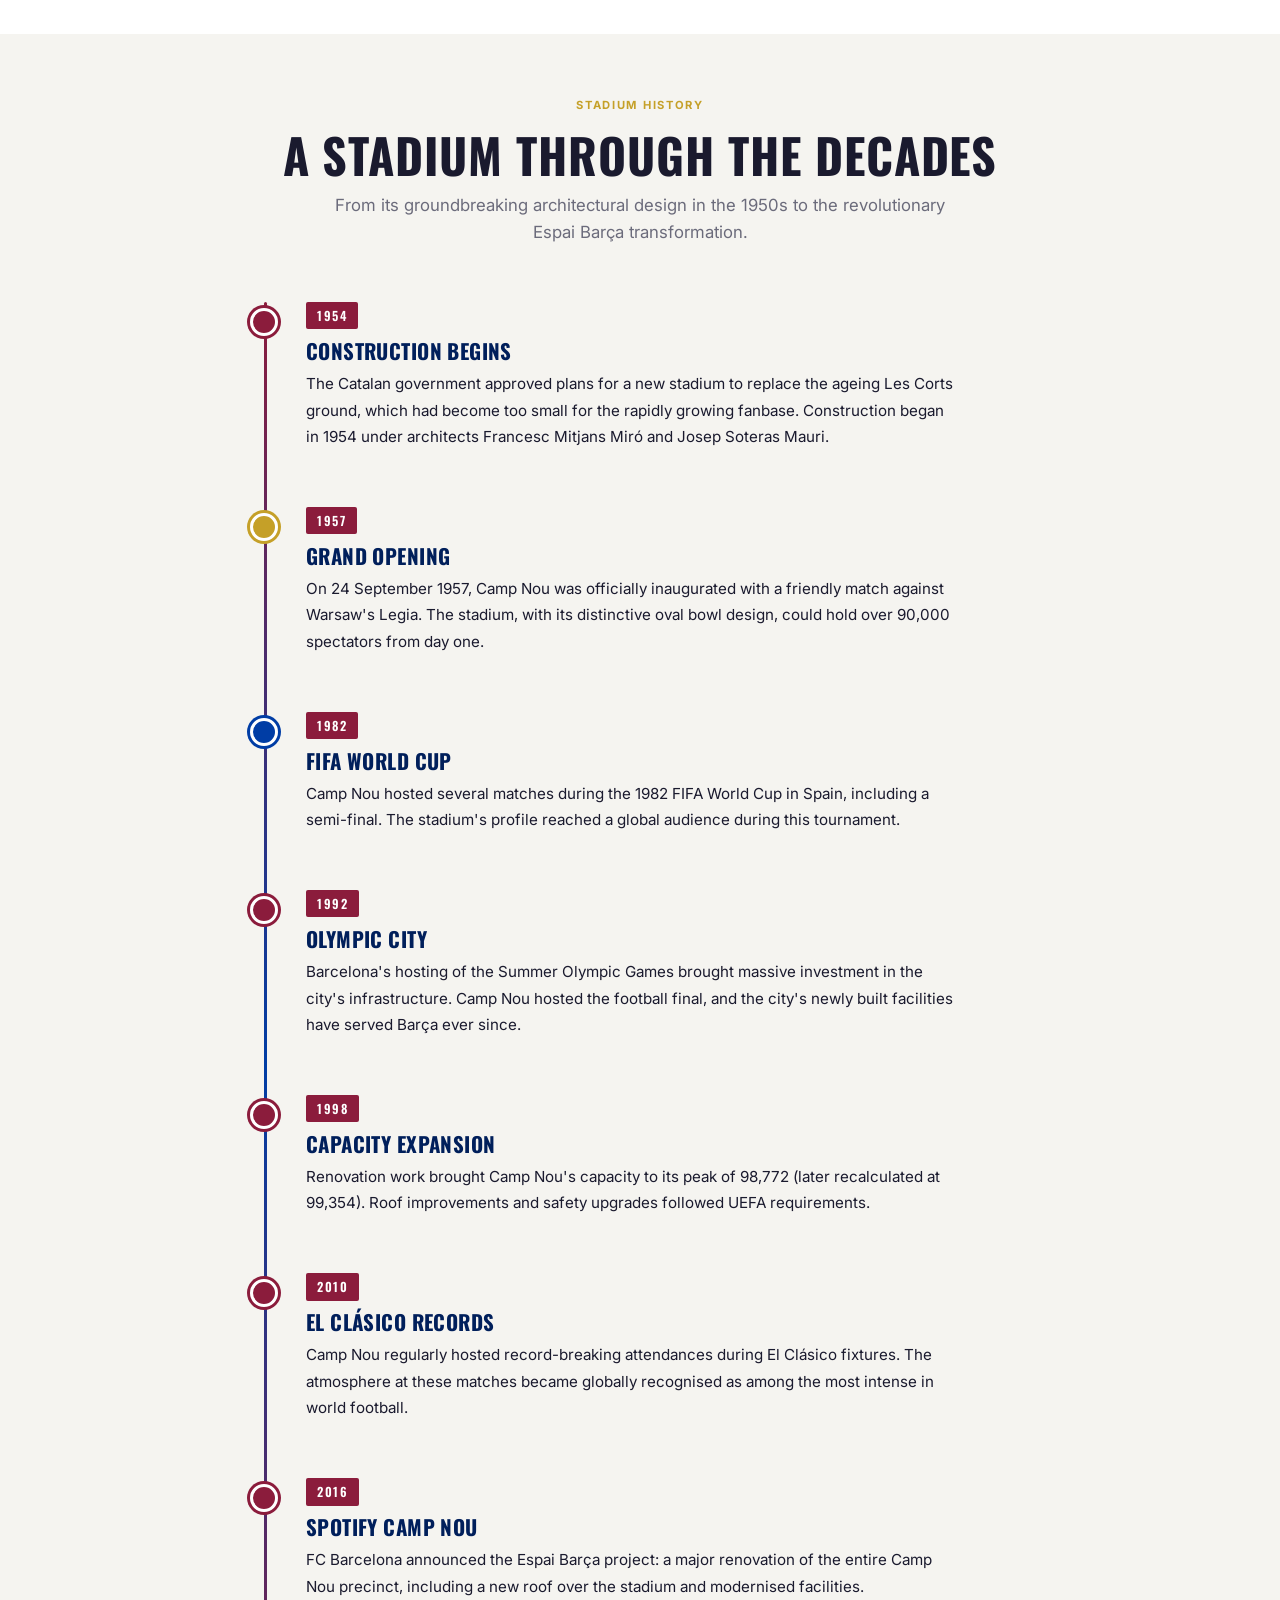
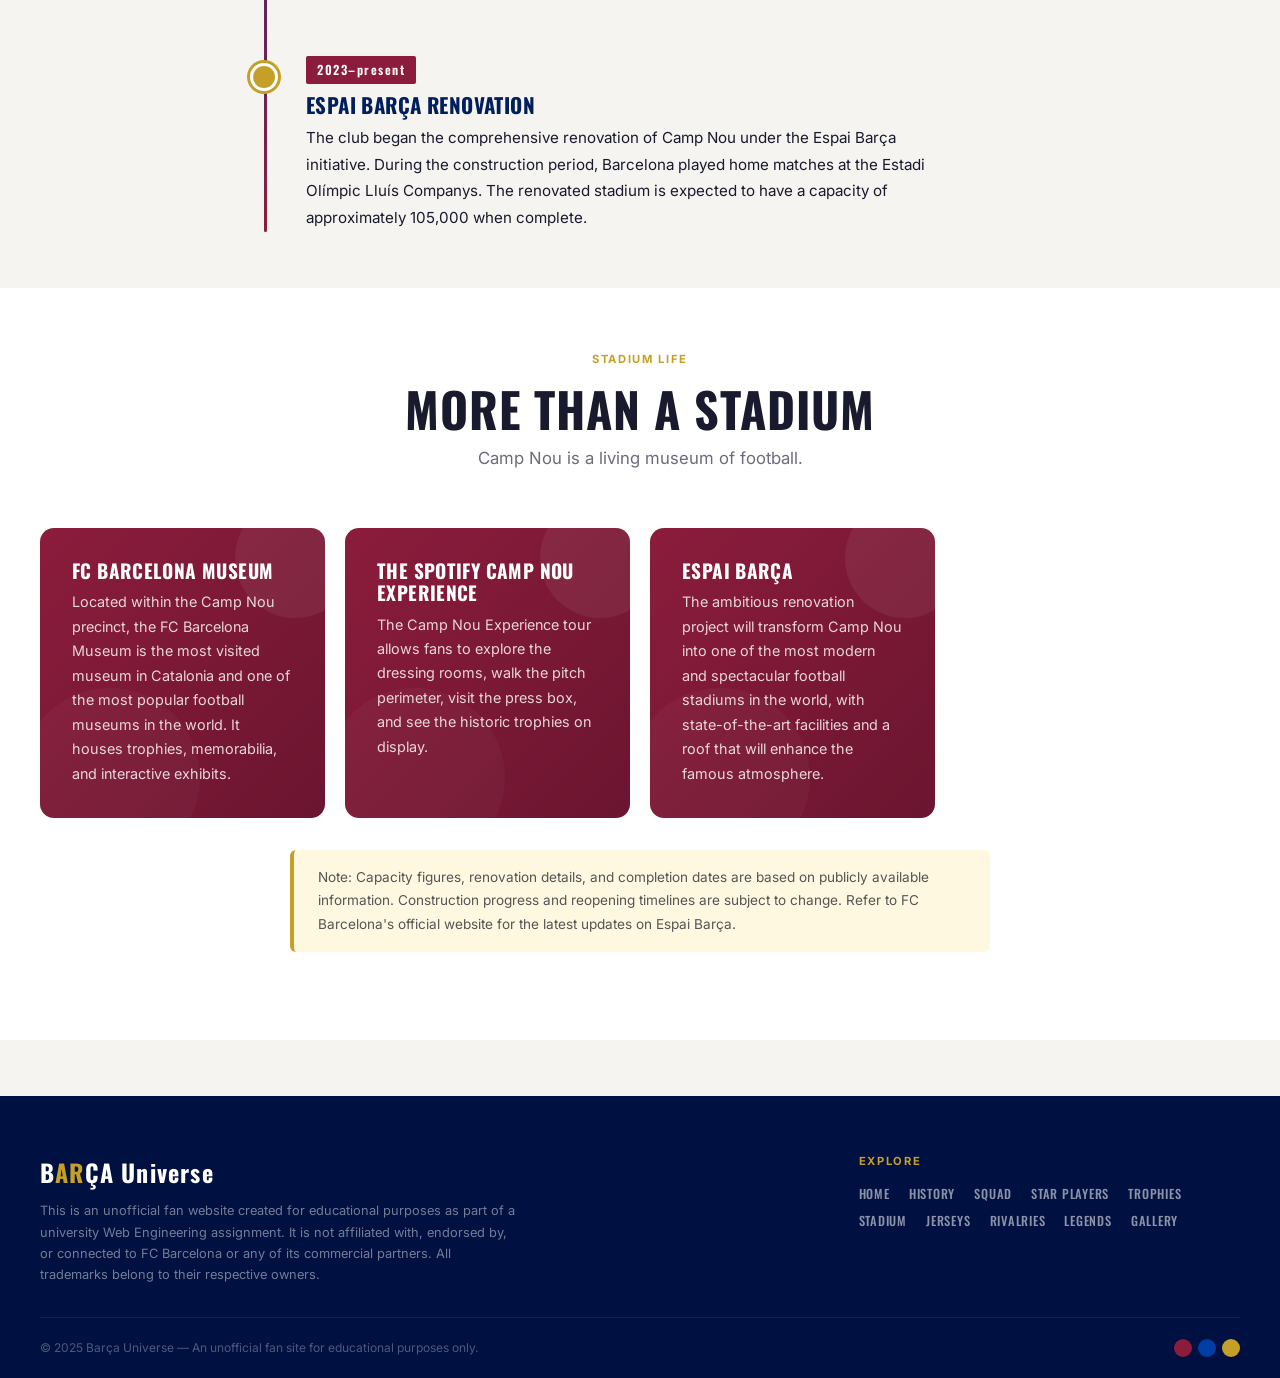
<file: stadium.html>
<!DOCTYPE html>
<html lang="en">
<head>
  <meta charset="UTF-8">
  <meta name="viewport" content="width=device-width, initial-scale=1.0">
  <title>Spotify Camp Nou | Barça Universe</title>
  <meta name="description" content="Learn about Camp Nou — FC Barcelona's legendary stadium, its history since 1957, its significance to the club, and the ongoing Espai Barça renovation.">
  <link rel="stylesheet" href="css/style.css">
</head>
<body>

  <!-- Site Header -->
  <header class="site-header">
    <div class="container nav-wrapper">
      <a href="index.html" class="site-logo" aria-label="Barça Universe Home">
        <span class="logo-barca">B<span>AR</span>ÇA</span>
        <span class="logo-universe">Universe</span>
      </a>
      <nav class="site-nav" aria-label="Main navigation">
        <a href="index.html">Home</a>
        <a href="history.html">History</a>
        <a href="squad.html">Squad</a>
        <a href="players.html">Star Players</a>
        <a href="trophies.html">Trophies</a>
        <a href="stadium.html" class="active" aria-current="page">Stadium</a>
        <a href="jerseys.html">Jerseys</a>
        <a href="rivalries.html">Rivalries</a>
        <a href="legends.html">Legends</a>
        <a href="gallery.html">Gallery</a>
      </nav>
    </div>
  </header>

  <main id="main-content">

    <!-- Page Hero -->
    <section class="page-hero page-hero--on-garnet banner-photo"><img class="banner-img" src="assets/images/images%20%2817%29.jfif" alt="Aerial view of the Camp Nou pitch and stands" loading="lazy" decoding="async">
      <div class="container">
        <nav class="breadcrumb" aria-label="Breadcrumb">
          <a href="index.html">Home</a>
          <span class="breadcrumb-sep">/</span>
          <span class="breadcrumb-current">Stadium</span>
        </nav>
        <div class="page-hero-label">Home Ground</div>
        <h1 class="page-hero-title">Spotify Camp Nou</h1>
        <p class="page-hero-subtitle">The cathedral of football. The beating heart of Catalan culture. The home of FC Barcelona since 1957.</p>
      </div>
      <div class="page-hero-deco" aria-hidden="true">🏟️</div>
    </section>

    <!-- Key Facts Strip -->
    <section class="fact-strip" aria-label="Stadium Key Facts">
      <div class="container">
        <div class="stats-grid">
          <div class="stat-box">
            <span class="stat-number">1957</span>
            <span class="stat-label">Year Opened</span>
          </div>
          <div class="stat-box">
            <span class="stat-number">99,354</span>
            <span class="stat-label">Original Capacity</span>
          </div>
          <div class="stat-box">
            <span class="stat-number">#1</span>
            <span class="stat-label">Largest in Europe (pre-renovation)</span>
          </div>
          <div class="stat-box">
            <span class="stat-number">1899</span>
            <span class="stat-label">Club Founded</span>
          </div>
        </div>
      </div>
    </section>

    <!-- Stadium Introduction Section -->
    <section class="section section--white" aria-labelledby="stadium-intro-title">
      <div class="container">
        <div class="split-section">
          <!-- Left: Styled Placeholder Image -->
          <div class="split-image has-photo" style="background: linear-gradient(135deg, var(--clr-navy-dark) 0%, var(--clr-blue) 100%); min-height: 320px;"><img class="photo-img" src="assets/images/Camp_nou.avif" alt="Exterior of Spotify Camp Nou, home of FC Barcelona" loading="lazy" decoding="async">
            <div class="split-image-overlay">
              <div style="text-align: center; padding: 1.5rem;">
                <span style="font-size: 3.5rem; display: block; margin-bottom: 0.5rem;" aria-hidden="true">🏟️</span>
                <span style="font-family: var(--font-heading); font-size: clamp(2rem, 4vw, 3rem); font-weight: 700; color: var(--clr-white); letter-spacing: 0.08em; text-transform: uppercase; display: block; line-height: 1.1;">CAMP NOU</span>
                <span style="font-family: var(--font-body); font-size: 0.85rem; color: var(--clr-gold); font-weight: 600; letter-spacing: 0.15em; text-transform: uppercase; margin-top: 0.4rem; display: block;">Més que un club</span>
              </div>
            </div>
          </div>

          <!-- Right: Introduction Content -->
          <div class="section-header section-header--left" style="margin-bottom: 0;">
            <span class="section-label">Camp Nou</span>
            <h2 id="stadium-intro-title" class="section-title">The Home of Barça</h2>
            <p style="margin-bottom: 1rem; color: var(--clr-text); font-size: 1rem; line-height: 1.75;">Camp Nou (officially the Spotify Camp Nou due to sponsorship) is a football stadium located in Barcelona, Catalonia, Spain. Opened on 24 September 1957, it serves as the home ground of FC Barcelona. With a pre-renovation capacity of approximately 99,354 spectators, it was the largest football stadium in Europe and the third-largest in the world.</p>
            <p style="margin-bottom: 1rem; color: var(--clr-text); font-size: 1rem; line-height: 1.75;">The name 'Camp Nou' means 'New Field' in Catalan, a language and culture the club has always championed. Over the decades, the stadium has witnessed some of the most iconic moments in football history: Johan Cruyff's debut, Ronaldinho's sublime skills, and countless Champions League nights under the floodlights.</p>
            <p style="color: var(--clr-text); font-size: 1rem; line-height: 1.75;">Beyond its sporting significance, Camp Nou functions as a cultural landmark for Catalonia. The stadium has hosted concerts, political events, and public gatherings that go far beyond football.</p>
          </div>
        </div>
        <div class="photo-strip" style="margin-top:2rem;">
          <figure class="photo-figure has-photo"><img class="photo-img" src="assets/images/Inside_camp%20nou.webp" alt="Inside Camp Nou: the pitch and stands seen from above" loading="lazy" decoding="async"><figcaption>Inside Camp Nou</figcaption></figure>
          <figure class="photo-figure has-photo"><img class="photo-img" src="assets/images/images%20%2816%29.jfif" alt="Camp Nou packed with supporters on match day" loading="lazy" decoding="async"><figcaption>A packed Camp Nou on match day</figcaption></figure>
          <figure class="photo-figure has-photo"><img class="photo-img" src="assets/images/outside.jfif" alt="Night view of the redeveloped Camp Nou from the Espai Barça project" loading="lazy" decoding="async"><figcaption>The Espai Barça renovation</figcaption></figure>
        </div>
      </div>
    </section>

    <!-- Stadium History Timeline Section -->
    <section class="section section--neutral" aria-labelledby="stadium-history-title">
      <div class="container">
        <header class="section-header">
          <span class="section-label">Stadium History</span>
          <h2 id="stadium-history-title" class="section-title">A Stadium Through The Decades</h2>
          <p class="section-subtitle">From its groundbreaking architectural design in the 1950s to the revolutionary Espai Barça transformation.</p>
        </header>

        <div class="container--narrow">
          <div class="timeline">

            <!-- 1954 -->
            <div class="timeline-item">
              <div class="timeline-dot"></div>
              <span class="timeline-year">1954</span>
              <h3 class="timeline-title">Construction Begins</h3>
              <p class="timeline-body">The Catalan government approved plans for a new stadium to replace the ageing Les Corts ground, which had become too small for the rapidly growing fanbase. Construction began in 1954 under architects Francesc Mitjans Miró and Josep Soteras Mauri.</p>
            </div>

            <!-- 1957 -->
            <div class="timeline-item">
              <div class="timeline-dot timeline-dot--gold"></div>
              <span class="timeline-year">1957</span>
              <h3 class="timeline-title">Grand Opening</h3>
              <p class="timeline-body">On 24 September 1957, Camp Nou was officially inaugurated with a friendly match against Warsaw's Legia. The stadium, with its distinctive oval bowl design, could hold over 90,000 spectators from day one.</p>
            </div>

            <!-- 1982 -->
            <div class="timeline-item">
              <div class="timeline-dot timeline-dot--blue"></div>
              <span class="timeline-year">1982</span>
              <h3 class="timeline-title">FIFA World Cup</h3>
              <p class="timeline-body">Camp Nou hosted several matches during the 1982 FIFA World Cup in Spain, including a semi-final. The stadium's profile reached a global audience during this tournament.</p>
            </div>

            <!-- 1992 -->
            <div class="timeline-item">
              <div class="timeline-dot"></div>
              <span class="timeline-year">1992</span>
              <h3 class="timeline-title">Olympic City</h3>
              <p class="timeline-body">Barcelona's hosting of the Summer Olympic Games brought massive investment in the city's infrastructure. Camp Nou hosted the football final, and the city's newly built facilities have served Barça ever since.</p>
            </div>

            <!-- 1998 -->
            <div class="timeline-item">
              <div class="timeline-dot"></div>
              <span class="timeline-year">1998</span>
              <h3 class="timeline-title">Capacity Expansion</h3>
              <p class="timeline-body">Renovation work brought Camp Nou's capacity to its peak of 98,772 (later recalculated at 99,354). Roof improvements and safety upgrades followed UEFA requirements.</p>
            </div>

            <!-- 2010 -->
            <div class="timeline-item">
              <div class="timeline-dot"></div>
              <span class="timeline-year">2010</span>
              <h3 class="timeline-title">El Clásico Records</h3>
              <p class="timeline-body">Camp Nou regularly hosted record-breaking attendances during El Clásico fixtures. The atmosphere at these matches became globally recognised as among the most intense in world football.</p>
            </div>

            <!-- 2016 -->
            <div class="timeline-item">
              <div class="timeline-dot"></div>
              <span class="timeline-year">2016</span>
              <h3 class="timeline-title">Spotify Camp Nou</h3>
              <p class="timeline-body">FC Barcelona announced the Espai Barça project: a major renovation of the entire Camp Nou precinct, including a new roof over the stadium and modernised facilities.</p>
            </div>

            <!-- 2023-present -->
            <div class="timeline-item">
              <div class="timeline-dot timeline-dot--gold"></div>
              <span class="timeline-year">2023–present</span>
              <h3 class="timeline-title">Espai Barça Renovation</h3>
              <p class="timeline-body">The club began the comprehensive renovation of Camp Nou under the Espai Barça initiative. During the construction period, Barcelona played home matches at the Estadi Olímpic Lluís Companys. The renovated stadium is expected to have a capacity of approximately 105,000 when complete.</p>
            </div>

          </div>
        </div>
      </div>
    </section>

    <!-- Stadium Features Section -->
    <section class="section section--white" aria-labelledby="stadium-features-title">
      <div class="container">
        <header class="section-header">
          <span class="section-label">Stadium Life</span>
          <h2 id="stadium-features-title" class="section-title">More Than A Stadium</h2>
          <p class="section-subtitle">Camp Nou is a living museum of football.</p>
        </header>

        <div class="card-grid card-grid--3">
          <article class="highlight-box">
            <h3 class="highlight-box-title">FC Barcelona Museum</h3>
            <p class="highlight-box-body">Located within the Camp Nou precinct, the FC Barcelona Museum is the most visited museum in Catalonia and one of the most popular football museums in the world. It houses trophies, memorabilia, and interactive exhibits.</p>
          </article>
          <article class="highlight-box">
            <h3 class="highlight-box-title">The Spotify Camp Nou Experience</h3>
            <p class="highlight-box-body">The Camp Nou Experience tour allows fans to explore the dressing rooms, walk the pitch perimeter, visit the press box, and see the historic trophies on display.</p>
          </article>
          <article class="highlight-box">
            <h3 class="highlight-box-title">Espai Barça</h3>
            <p class="highlight-box-body">The ambitious renovation project will transform Camp Nou into one of the most modern and spectacular football stadiums in the world, with state-of-the-art facilities and a roof that will enhance the famous atmosphere.</p>
          </article>
        </div>

        <!-- Disclaimer Box -->
        <div style="background:#FFF8E1; border-left:4px solid #C5A028; padding:1rem 1.5rem; border-radius:6px; max-width:700px; margin:2rem auto; font-size:0.85rem; color:#555;">
          Note: Capacity figures, renovation details, and completion dates are based on publicly available information. Construction progress and reopening timelines are subject to change. Refer to FC Barcelona's official website for the latest updates on Espai Barça.
        </div>
      </div>
    </section>

  </main>

  <!-- Site Footer -->
  <footer class="site-footer">
    <div class="container">
      <div class="footer-inner">
        <div class="footer-brand">
          <span class="footer-logo">B<span>AR</span>ÇA <span style="color:var(--clr-white)">Universe</span></span>
          <p class="footer-disclaimer">This is an unofficial fan website created for educational purposes as part of a university Web Engineering assignment. It is not affiliated with, endorsed by, or connected to FC Barcelona or any of its commercial partners. All trademarks belong to their respective owners.</p>
        </div>
        <div>
          <p class="footer-nav-title">Explore</p>
          <nav class="footer-nav" aria-label="Footer navigation">
            <a href="index.html">Home</a>
            <a href="history.html">History</a>
            <a href="squad.html">Squad</a>
            <a href="players.html">Star Players</a>
            <a href="trophies.html">Trophies</a>
            <a href="stadium.html">Stadium</a>
            <a href="jerseys.html">Jerseys</a>
            <a href="rivalries.html">Rivalries</a>
            <a href="legends.html">Legends</a>
            <a href="gallery.html">Gallery</a>
          </nav>
        </div>
      </div>
      <div class="footer-bottom">
        <p class="footer-copy">&copy; 2025 Barça Universe &mdash; An unofficial fan site for educational purposes only.</p>
        <div class="footer-colors" aria-hidden="true">
          <span class="footer-color-swatch" style="background:#8B1C3C;" title="Garnet"></span>
          <span class="footer-color-swatch" style="background:#003DA5;" title="Blue"></span>
          <span class="footer-color-swatch" style="background:#C5A028;" title="Gold"></span>
        </div>
      </div>
    </div>
  </footer>

</body>
</html>
</file>
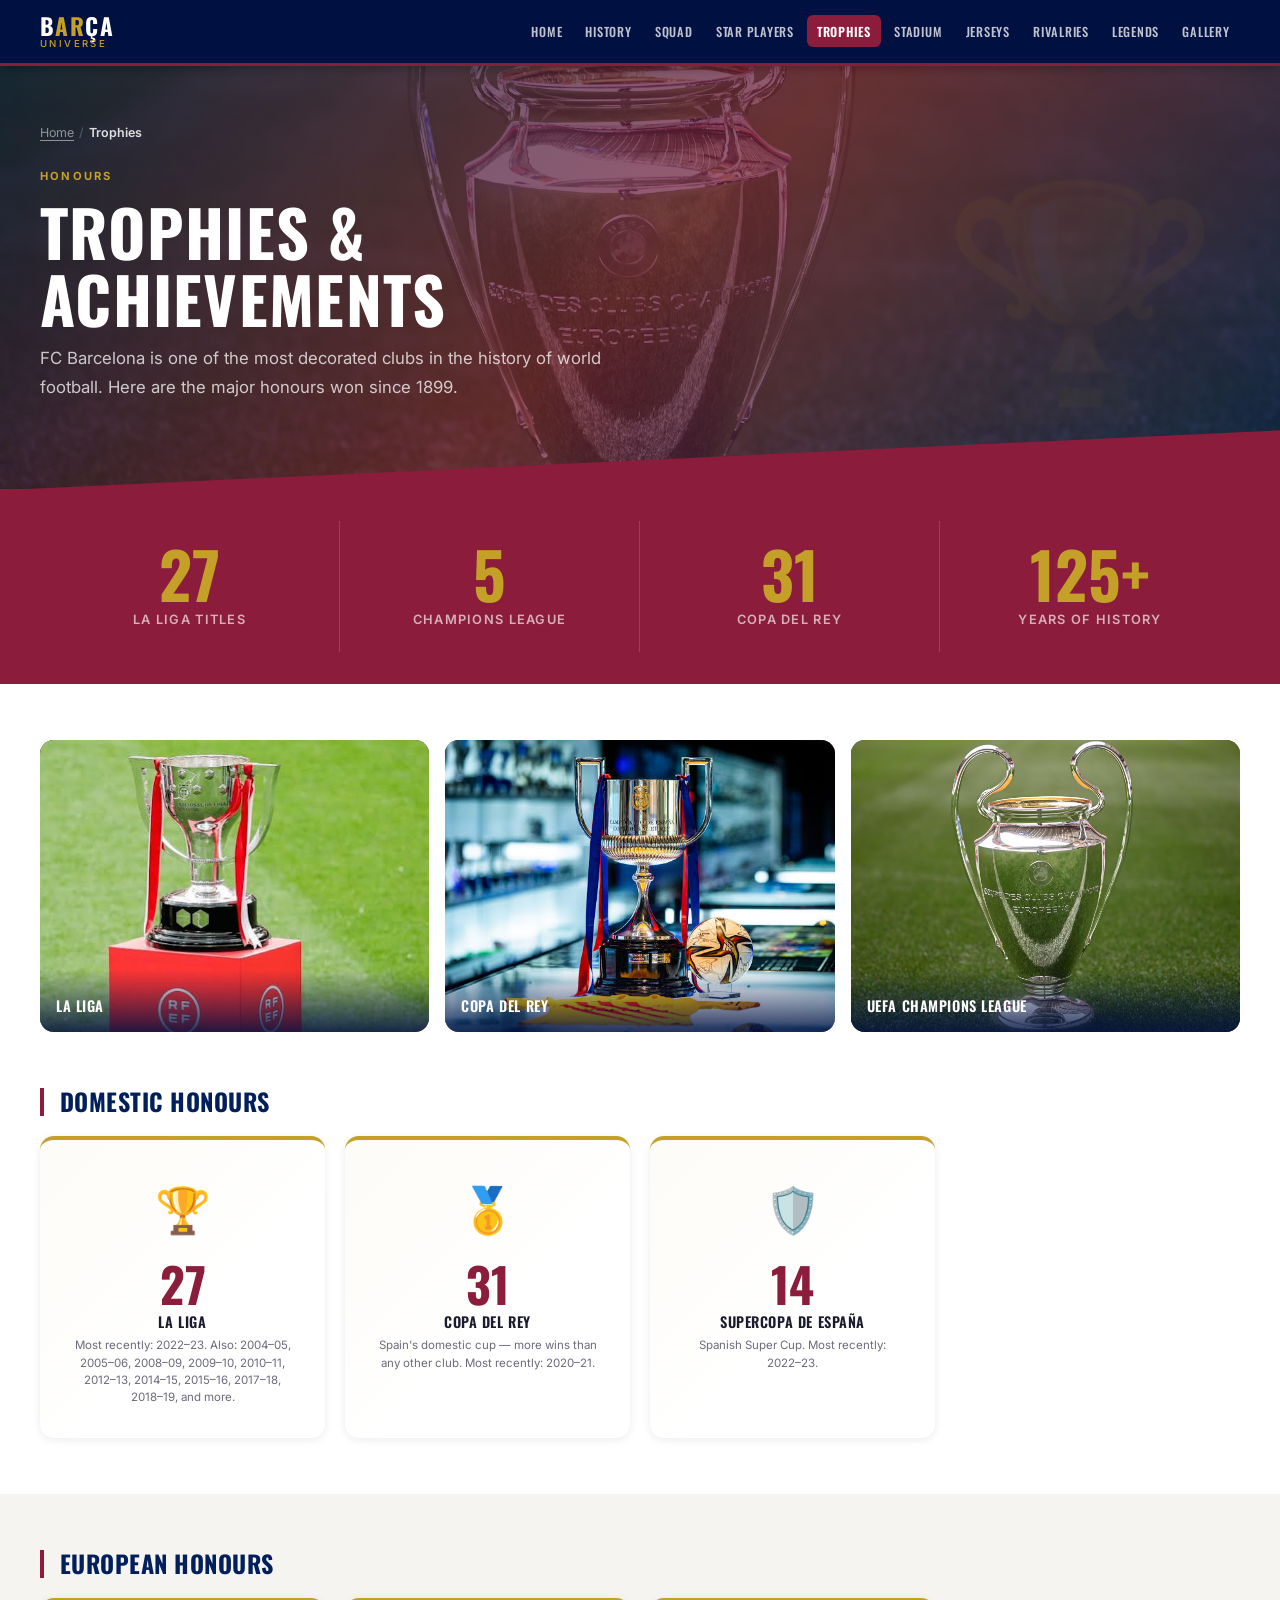
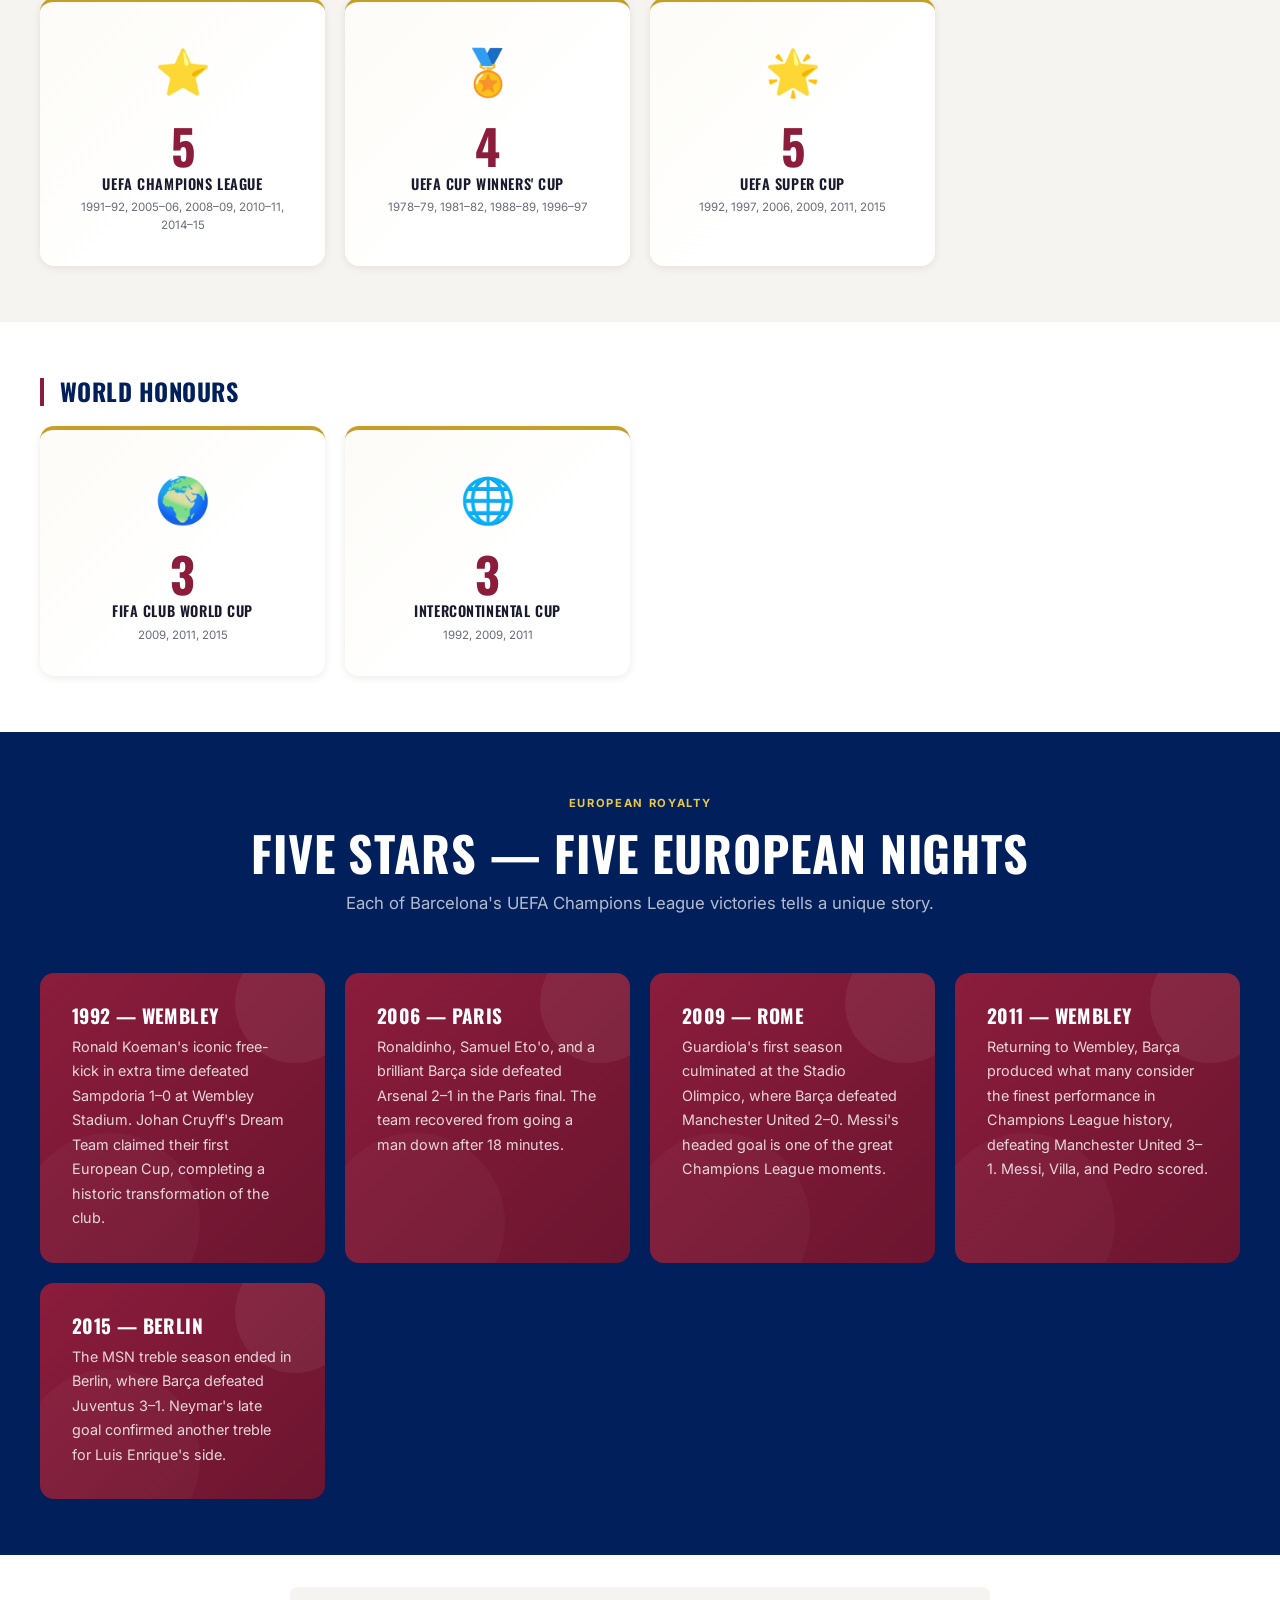
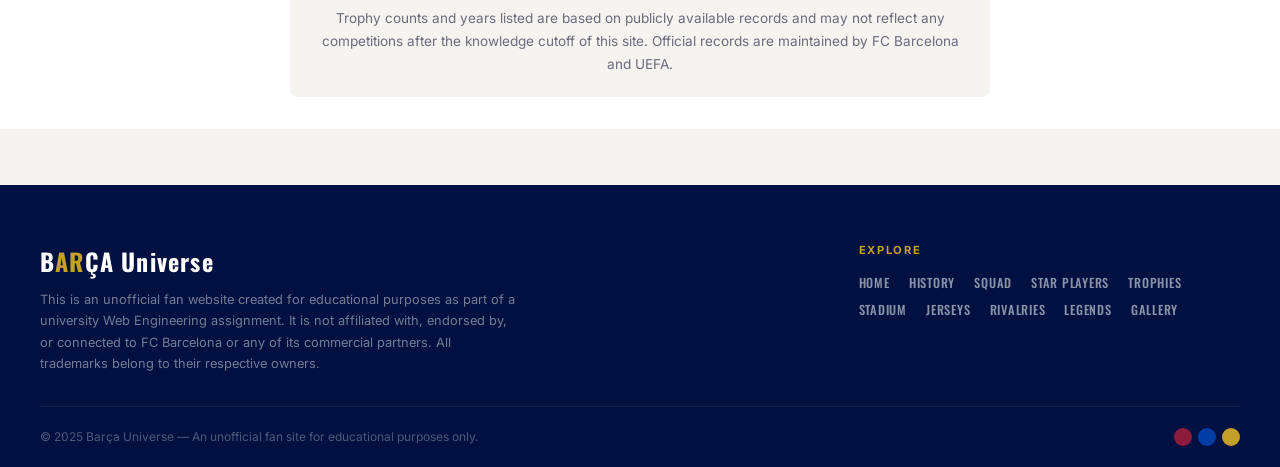
<file: trophies.html>
<!DOCTYPE html>
<html lang="en">
<head>
  <meta charset="UTF-8">
  <meta name="viewport" content="width=device-width, initial-scale=1.0">
  <title>Trophies &amp; Achievements | Barça Universe</title>
  <meta name="description" content="A complete overview of FC Barcelona's major domestic and international honours, including 27 La Liga titles, 5 UEFA Champions League trophies, and more.">
  <link rel="stylesheet" href="css/style.css">
</head>
<body>

  <!-- Site Header -->
  <header class="site-header">
    <div class="container nav-wrapper">
      <a href="index.html" class="site-logo" aria-label="Barça Universe Home">
        <span class="logo-barca">B<span>AR</span>ÇA</span>
        <span class="logo-universe">Universe</span>
      </a>
      <nav class="site-nav" aria-label="Main navigation">
        <a href="index.html">Home</a>
        <a href="history.html">History</a>
        <a href="squad.html">Squad</a>
        <a href="players.html">Star Players</a>
        <a href="trophies.html" class="active" aria-current="page">Trophies</a>
        <a href="stadium.html">Stadium</a>
        <a href="jerseys.html">Jerseys</a>
        <a href="rivalries.html">Rivalries</a>
        <a href="legends.html">Legends</a>
        <a href="gallery.html">Gallery</a>
      </nav>
    </div>
  </header>

  <main id="main-content">

    <!-- Page Hero -->
    <section class="page-hero page-hero--on-garnet banner-photo"><img class="banner-img" src="assets/images/UCL.avif" alt="The UEFA Champions League trophy on the grass" loading="lazy" decoding="async">
      <div class="container">
        <nav class="breadcrumb" aria-label="Breadcrumb">
          <a href="index.html">Home</a>
          <span class="breadcrumb-sep">/</span>
          <span class="breadcrumb-current">Trophies</span>
        </nav>
        <div class="page-hero-label">Honours</div>
        <h1 class="page-hero-title">Trophies &amp;<br>Achievements</h1>
        <p class="page-hero-subtitle">FC Barcelona is one of the most decorated clubs in the history of world football. Here are the major honours won since 1899.</p>
      </div>
      <div class="page-hero-deco" aria-hidden="true">🏆</div>
    </section>

    <!-- Overview Stats Strip -->
    <section class="fact-strip" aria-label="Key Trophy Statistics">
      <div class="container">
        <div class="stats-grid">
          <div class="stat-box">
            <span class="stat-number">27</span>
            <span class="stat-label">La Liga Titles</span>
          </div>
          <div class="stat-box">
            <span class="stat-number">5</span>
            <span class="stat-label">Champions League</span>
          </div>
          <div class="stat-box">
            <span class="stat-number">31</span>
            <span class="stat-label">Copa del Rey</span>
          </div>
          <div class="stat-box">
            <span class="stat-number">125+</span>
            <span class="stat-label">Years of History</span>
          </div>
        </div>
      </div>
    </section>

    <!-- Domestic Honours -->
    <section class="section section--white" aria-labelledby="domestic-honours-title">
      <div class="container">
        <div class="photo-strip">
          <figure class="photo-figure has-photo"><img class="photo-img" src="assets/images/laliga_title.jfif" alt="The La Liga trophy on a red plinth" loading="lazy" decoding="async"><figcaption>La Liga</figcaption></figure>
          <figure class="photo-figure has-photo"><img class="photo-img" src="assets/images/copa_del_rey.jfif" alt="The Copa del Rey trophy" loading="lazy" decoding="async"><figcaption>Copa del Rey</figcaption></figure>
          <figure class="photo-figure has-photo"><img class="photo-img" src="assets/images/UCL.avif" alt="The UEFA Champions League trophy on the grass" loading="lazy" decoding="async"><figcaption>UEFA Champions League</figcaption></figure>
        </div>
        <h2 id="domestic-honours-title" class="trophy-category-title">Domestic Honours</h2>
        <div class="trophy-grid">
          <article class="trophy-card">
            <span class="trophy-icon" aria-hidden="true">🏆</span>
            <div class="trophy-count">27</div>
            <h3 class="trophy-name">La Liga</h3>
            <p class="trophy-years">Most recently: 2022–23. Also: 2004–05, 2005–06, 2008–09, 2009–10, 2010–11, 2012–13, 2014–15, 2015–16, 2017–18, 2018–19, and more.</p>
          </article>
          <article class="trophy-card">
            <span class="trophy-icon" aria-hidden="true">🥇</span>
            <div class="trophy-count">31</div>
            <h3 class="trophy-name">Copa del Rey</h3>
            <p class="trophy-years">Spain's domestic cup — more wins than any other club. Most recently: 2020–21.</p>
          </article>
          <article class="trophy-card">
            <span class="trophy-icon" aria-hidden="true">🛡️</span>
            <div class="trophy-count">14</div>
            <h3 class="trophy-name">Supercopa de España</h3>
            <p class="trophy-years">Spanish Super Cup. Most recently: 2022–23.</p>
          </article>
        </div>
      </div>
    </section>

    <!-- European Honours -->
    <section class="section section--neutral" aria-labelledby="european-honours-title">
      <div class="container">
        <h2 id="european-honours-title" class="trophy-category-title">European Honours</h2>
        <div class="trophy-grid">
          <article class="trophy-card">
            <span class="trophy-icon" aria-hidden="true">⭐</span>
            <div class="trophy-count">5</div>
            <h3 class="trophy-name">UEFA Champions League</h3>
            <p class="trophy-years">1991–92, 2005–06, 2008–09, 2010–11, 2014–15</p>
          </article>
          <article class="trophy-card">
            <span class="trophy-icon" aria-hidden="true">🏅</span>
            <div class="trophy-count">4</div>
            <h3 class="trophy-name">UEFA Cup Winners' Cup</h3>
            <p class="trophy-years">1978–79, 1981–82, 1988–89, 1996–97</p>
          </article>
          <article class="trophy-card">
            <span class="trophy-icon" aria-hidden="true">🌟</span>
            <div class="trophy-count">5</div>
            <h3 class="trophy-name">UEFA Super Cup</h3>
            <p class="trophy-years">1992, 1997, 2006, 2009, 2011, 2015</p>
          </article>
        </div>
      </div>
    </section>

    <!-- World Honours -->
    <section class="section section--white" aria-labelledby="world-honours-title">
      <div class="container">
        <h2 id="world-honours-title" class="trophy-category-title">World Honours</h2>
        <div class="trophy-grid">
          <article class="trophy-card">
            <span class="trophy-icon" aria-hidden="true">🌍</span>
            <div class="trophy-count">3</div>
            <h3 class="trophy-name">FIFA Club World Cup</h3>
            <p class="trophy-years">2009, 2011, 2015</p>
          </article>
          <article class="trophy-card">
            <span class="trophy-icon" aria-hidden="true">🌐</span>
            <div class="trophy-count">3</div>
            <h3 class="trophy-name">Intercontinental Cup</h3>
            <p class="trophy-years">1992, 2009, 2011</p>
          </article>
        </div>
      </div>
    </section>

    <!-- Champions League Wins Detail Section -->
    <section class="section section--dark" aria-labelledby="champions-nights-title">
      <div class="container">
        <header class="section-header">
          <span class="section-label section-label--light">European Royalty</span>
          <h2 id="champions-nights-title" class="section-title">Five Stars &mdash; Five European Nights</h2>
          <p class="section-subtitle">Each of Barcelona's UEFA Champions League victories tells a unique story.</p>
        </header>
        <div class="card-grid card-grid--3">
          <article class="highlight-box">
            <h3 class="highlight-box-title">1992 &mdash; Wembley</h3>
            <p class="highlight-box-body">Ronald Koeman's iconic free-kick in extra time defeated Sampdoria 1–0 at Wembley Stadium. Johan Cruyff's Dream Team claimed their first European Cup, completing a historic transformation of the club.</p>
          </article>
          <article class="highlight-box">
            <h3 class="highlight-box-title">2006 &mdash; Paris</h3>
            <p class="highlight-box-body">Ronaldinho, Samuel Eto'o, and a brilliant Barça side defeated Arsenal 2–1 in the Paris final. The team recovered from going a man down after 18 minutes.</p>
          </article>
          <article class="highlight-box">
            <h3 class="highlight-box-title">2009 &mdash; Rome</h3>
            <p class="highlight-box-body">Guardiola's first season culminated at the Stadio Olimpico, where Barça defeated Manchester United 2–0. Messi's headed goal is one of the great Champions League moments.</p>
          </article>
          <article class="highlight-box">
            <h3 class="highlight-box-title">2011 &mdash; Wembley</h3>
            <p class="highlight-box-body">Returning to Wembley, Barça produced what many consider the finest performance in Champions League history, defeating Manchester United 3–1. Messi, Villa, and Pedro scored.</p>
          </article>
          <article class="highlight-box">
            <h3 class="highlight-box-title">2015 &mdash; Berlin</h3>
            <p class="highlight-box-body">The MSN treble season ended in Berlin, where Barça defeated Juventus 3–1. Neymar's late goal confirmed another treble for Luis Enrique's side.</p>
          </article>
        </div>
      </div>
    </section>

    <!-- Disclaimer Section -->
    <section class="section section--white" style="padding-top: var(--space-lg); padding-bottom: var(--space-lg);" aria-label="Disclaimer">
      <div class="container">
        <div style="background:#F5F4F0; padding:1.25rem; border-radius:8px; font-size:0.85rem; color:#6B6B7B; max-width:700px; margin:0 auto; text-align:center;">
          Trophy counts and years listed are based on publicly available records and may not reflect any competitions after the knowledge cutoff of this site. Official records are maintained by FC Barcelona and UEFA.
        </div>
      </div>
    </section>

  </main>

  <!-- Site Footer -->
  <footer class="site-footer">
    <div class="container">
      <div class="footer-inner">
        <div class="footer-brand">
          <span class="footer-logo">B<span>AR</span>ÇA <span style="color:var(--clr-white)">Universe</span></span>
          <p class="footer-disclaimer">This is an unofficial fan website created for educational purposes as part of a university Web Engineering assignment. It is not affiliated with, endorsed by, or connected to FC Barcelona or any of its commercial partners. All trademarks belong to their respective owners.</p>
        </div>
        <div>
          <p class="footer-nav-title">Explore</p>
          <nav class="footer-nav" aria-label="Footer navigation">
            <a href="index.html">Home</a>
            <a href="history.html">History</a>
            <a href="squad.html">Squad</a>
            <a href="players.html">Star Players</a>
            <a href="trophies.html">Trophies</a>
            <a href="stadium.html">Stadium</a>
            <a href="jerseys.html">Jerseys</a>
            <a href="rivalries.html">Rivalries</a>
            <a href="legends.html">Legends</a>
            <a href="gallery.html">Gallery</a>
          </nav>
        </div>
      </div>
      <div class="footer-bottom">
        <p class="footer-copy">&copy; 2025 Barça Universe &mdash; An unofficial fan site for educational purposes only.</p>
        <div class="footer-colors" aria-hidden="true">
          <span class="footer-color-swatch" style="background:#8B1C3C;" title="Garnet"></span>
          <span class="footer-color-swatch" style="background:#003DA5;" title="Blue"></span>
          <span class="footer-color-swatch" style="background:#C5A028;" title="Gold"></span>
        </div>
      </div>
    </div>
  </footer>

</body>
</html>
</file>
<file: css/style.css>
/* ============================================================
   BARÇA UNIVERSE — Shared Stylesheet
   FC Barcelona Fan Website
   ============================================================ */

/* ------------------------------------------------------------
   1. GOOGLE FONTS
   ------------------------------------------------------------ */
@import url('https://fonts.googleapis.com/css2?family=Oswald:wght@400;500;600;700&family=Inter:wght@300;400;500;600;700&display=swap');


/* ------------------------------------------------------------
   2. CSS CUSTOM PROPERTIES
   ------------------------------------------------------------ */
:root {
  /* Brand Colors */
  --clr-garnet:       #8B1C3C;
  --clr-garnet-dark:  #6B1530;
  --clr-garnet-light: #A82248;
  --clr-blue:         #003DA5;
  --clr-blue-dark:    #002C7A;
  --clr-navy:         #001F5B;
  --clr-navy-dark:    #001040;
  --clr-gold:         #C5A028;
  --clr-gold-light:   #E8C84A;

  /* Neutrals */
  --clr-white:        #FFFFFF;
  --clr-neutral:      #F5F4F0;
  --clr-neutral-2:    #E8E6DF;
  --clr-neutral-3:    #D4D0C8;
  --clr-text:         #1A1A2E;
  --clr-text-light:   #FFFFFF;
  --clr-muted:        #6B6B7B;

  /* Position badge colors */
  --clr-gk:  #C5A028;
  --clr-def: #003DA5;
  --clr-mid: #8B1C3C;
  --clr-fwd: #C0392B;

  /* Typography */
  --font-heading: 'Oswald', 'Arial Narrow', sans-serif;
  --font-body:    'Inter', 'Helvetica Neue', Arial, sans-serif;

  /* Spacing scale */
  --space-xs:  0.375rem;
  --space-sm:  0.75rem;
  --space-md:  1.25rem;
  --space-lg:  2rem;
  --space-xl:  3.5rem;
  --space-2xl: 6rem;

  /* Shape */
  --radius:    6px;
  --radius-lg: 14px;
  --radius-xl: 24px;

  /* Elevation */
  --shadow-sm:    0 2px 8px rgba(0, 0, 0, 0.08);
  --shadow:       0 4px 20px rgba(0, 0, 0, 0.12);
  --shadow-hover: 0 10px 40px rgba(0, 0, 0, 0.20);

  /* Transitions */
  --transition-fast:   all 0.2s ease;
  --transition:        all 0.3s ease;
  --transition-slow:   all 0.5s ease;

  /* Nav height (for offset) */
  --nav-height: 72px;
}


/* ------------------------------------------------------------
   3. RESET & BASE
   ------------------------------------------------------------ */
*,
*::before,
*::after {
  box-sizing: border-box;
  margin: 0;
  padding: 0;
}

html {
  scroll-behavior: smooth;
  -webkit-text-size-adjust: 100%;
}

body {
  font-family: var(--font-body);
  font-size: 1rem;
  line-height: 1.7;
  color: var(--clr-text);
  background-color: var(--clr-neutral);
  overflow-x: hidden;
}

img,
video {
  display: block;
  max-width: 100%;
  height: auto;
}

ul,
ol {
  list-style: none;
}

a {
  color: inherit;
  text-decoration: none;
  transition: var(--transition-fast);
}

button {
  font-family: inherit;
  cursor: pointer;
  border: none;
  background: none;
}

h1, h2, h3, h4, h5, h6 {
  font-family: var(--font-heading);
  font-weight: 700;
  line-height: 1.15;
  letter-spacing: 0.02em;
  text-transform: uppercase;
}

p {
  max-width: 72ch;
}

/* Accessible focus */
:focus-visible {
  outline: 3px solid var(--clr-gold);
  outline-offset: 3px;
  border-radius: 2px;
}


/* ------------------------------------------------------------
   4. UTILITY CLASSES
   ------------------------------------------------------------ */
.container {
  width: 100%;
  max-width: 1240px;
  margin-inline: auto;
  padding-inline: 1.25rem;
}

.container--narrow {
  max-width: 820px;
  margin-inline: auto;
  padding-inline: 1.25rem;
}

.section {
  padding-block: var(--space-xl);
}

.section--dark {
  background-color: var(--clr-navy);
  color: var(--clr-white);
}

.section--garnet {
  background-color: var(--clr-garnet);
  color: var(--clr-white);
}

.section--neutral {
  background-color: var(--clr-neutral);
}

.section--white {
  background-color: var(--clr-white);
}

.section--navy-alt {
  background-color: #0A1E4A;
  color: var(--clr-white);
}

.text-center  { text-align: center; }
.text-left    { text-align: left; }

.text-garnet  { color: var(--clr-garnet); }
.text-blue    { color: var(--clr-blue); }
.text-gold    { color: var(--clr-gold); }
.text-white   { color: var(--clr-white); }
.text-muted   { color: var(--clr-muted); }

.visually-hidden {
  position: absolute;
  width: 1px;
  height: 1px;
  overflow: hidden;
  clip: rect(0 0 0 0);
  white-space: nowrap;
}

.divider {
  border: none;
  border-top: 2px solid var(--clr-neutral-2);
  margin-block: var(--space-lg);
}

.divider--gold {
  border-color: var(--clr-gold);
  border-width: 3px;
  max-width: 80px;
  margin-inline: auto;
}


/* ------------------------------------------------------------
   5. SECTION HEADERS
   ------------------------------------------------------------ */
.section-header {
  text-align: center;
  margin-bottom: var(--space-xl);
}

.section-header--left {
  text-align: left;
}

.section-label {
  display: inline-block;
  font-family: var(--font-body);
  font-size: 0.7rem;
  font-weight: 700;
  letter-spacing: 0.15em;
  text-transform: uppercase;
  color: var(--clr-gold);
  margin-bottom: var(--space-sm);
}

.section-label--light {
  color: var(--clr-gold-light);
}

.section-title {
  font-size: clamp(1.8rem, 4vw, 3rem);
  margin-bottom: 0.6rem;
}

.section-subtitle {
  font-family: var(--font-body);
  font-size: 1.05rem;
  font-weight: 400;
  color: var(--clr-muted);
  text-transform: none;
  letter-spacing: normal;
  line-height: 1.6;
  max-width: 620px;
  margin-inline: auto;
}

.section--dark .section-subtitle,
.section--garnet .section-subtitle {
  color: rgba(255,255,255,0.7);
}


/* ------------------------------------------------------------
   6. NAVIGATION
   ------------------------------------------------------------ */
.site-header {
  position: sticky;
  top: 0;
  z-index: 100;
  background-color: var(--clr-navy-dark);
  border-bottom: 3px solid var(--clr-garnet);
  box-shadow: 0 2px 12px rgba(0,0,0,0.35);
}

.nav-wrapper {
  display: flex;
  align-items: center;
  justify-content: space-between;
  flex-wrap: wrap;
  gap: 0.5rem;
  padding-block: 0.9rem;
}

/* Logo */
.site-logo {
  display: flex;
  flex-direction: column;
  line-height: 1;
  text-decoration: none;
  transition: var(--transition-fast);
}

.site-logo:hover {
  opacity: 0.85;
}

.logo-barca {
  font-family: var(--font-heading);
  font-size: 1.45rem;
  font-weight: 700;
  color: var(--clr-white);
  letter-spacing: 0.06em;
}

.logo-barca span {
  color: var(--clr-gold);
}

.logo-universe {
  font-family: var(--font-body);
  font-size: 0.6rem;
  font-weight: 500;
  letter-spacing: 0.25em;
  color: var(--clr-gold);
  text-transform: uppercase;
  margin-top: 1px;
}

/* Nav links */
.site-nav {
  display: flex;
  flex-wrap: wrap;
  gap: 0.15rem;
  align-items: center;
}

.site-nav a {
  display: block;
  padding: 0.35rem 0.65rem;
  font-family: var(--font-heading);
  font-size: 0.78rem;
  font-weight: 500;
  letter-spacing: 0.06em;
  text-transform: uppercase;
  color: rgba(255,255,255,0.75);
  border-radius: var(--radius);
  transition: var(--transition-fast);
  white-space: nowrap;
}

.site-nav a:hover {
  color: var(--clr-white);
  background-color: rgba(255,255,255,0.08);
}

.site-nav a.active,
.site-nav a[aria-current="page"] {
  color: var(--clr-white);
  background-color: var(--clr-garnet);
  font-weight: 600;
}


/* ------------------------------------------------------------
   7. BUTTONS
   ------------------------------------------------------------ */
.btn {
  display: inline-flex;
  align-items: center;
  gap: 0.5rem;
  padding: 0.75rem 1.75rem;
  font-family: var(--font-heading);
  font-size: 0.85rem;
  font-weight: 600;
  letter-spacing: 0.1em;
  text-transform: uppercase;
  border-radius: var(--radius);
  transition: var(--transition-fast);
  cursor: pointer;
  text-decoration: none;
}

.btn-primary {
  background-color: var(--clr-garnet);
  color: var(--clr-white);
  border: 2px solid var(--clr-garnet);
}

.btn-primary:hover {
  background-color: var(--clr-garnet-dark);
  border-color: var(--clr-garnet-dark);
  transform: translateY(-2px);
  box-shadow: 0 4px 16px rgba(139, 28, 60, 0.4);
}

.btn-outline {
  background-color: transparent;
  color: var(--clr-white);
  border: 2px solid rgba(255,255,255,0.6);
}

.btn-outline:hover {
  background-color: rgba(255,255,255,0.12);
  border-color: var(--clr-white);
  transform: translateY(-2px);
}

.btn-gold {
  background-color: var(--clr-gold);
  color: var(--clr-navy-dark);
  border: 2px solid var(--clr-gold);
}

.btn-gold:hover {
  background-color: var(--clr-gold-light);
  border-color: var(--clr-gold-light);
  transform: translateY(-2px);
  box-shadow: 0 4px 16px rgba(197, 160, 40, 0.4);
}

.btn-group {
  display: flex;
  flex-wrap: wrap;
  gap: 1rem;
  align-items: center;
}


/* ------------------------------------------------------------
   8. HERO — Full-width home hero
   ------------------------------------------------------------ */
.hero {
  position: relative;
  min-height: calc(100vh - var(--nav-height));
  display: flex;
  align-items: center;
  overflow: hidden;
  background-color: var(--clr-navy-dark);
}

.hero-bg {
  position: absolute;
  inset: 0;
  background-image:
    linear-gradient(135deg,
      rgba(0,16,64,0.92) 0%,
      rgba(139,28,60,0.65) 60%,
      rgba(0,16,64,0.88) 100%);
  z-index: 1;
}

.hero-bg-image {
  position: absolute;
  inset: 0;
  width: 100%;
  height: 100%;
  object-fit: cover;
  object-position: center top;
  opacity: 0.35;
}

.hero-content {
  position: relative;
  z-index: 2;
  width: 100%;
  padding-block: var(--space-2xl);
}

.hero-eyebrow {
  display: inline-block;
  font-family: var(--font-body);
  font-size: 0.72rem;
  font-weight: 700;
  letter-spacing: 0.2em;
  text-transform: uppercase;
  color: var(--clr-gold);
  margin-bottom: 1rem;
  padding: 0.3rem 0.8rem;
  border: 1px solid rgba(197, 160, 40, 0.4);
  border-radius: 2px;
}

.hero-title {
  font-size: clamp(2.8rem, 8vw, 6.5rem);
  line-height: 1.0;
  color: var(--clr-white);
  margin-bottom: 1rem;
}

.hero-title span {
  color: var(--clr-gold);
}

.hero-subtitle {
  font-family: var(--font-body);
  font-size: clamp(1rem, 2vw, 1.25rem);
  font-weight: 400;
  color: rgba(255,255,255,0.8);
  text-transform: none;
  letter-spacing: normal;
  margin-bottom: var(--space-lg);
  max-width: 580px;
}

.hero-accent-bar {
  width: 60px;
  height: 4px;
  background: var(--clr-garnet);
  margin-bottom: 1.5rem;
  border-radius: 2px;
}

/* Decorative diagonal stripe */
.hero::after {
  content: '';
  position: absolute;
  bottom: -1px;
  left: 0;
  right: 0;
  height: 80px;
  background: var(--clr-neutral);
  clip-path: polygon(0 80px, 100% 0, 100% 80px);
  z-index: 2;
}

.hero--dark::after {
  background: var(--clr-navy);
}

/* Striped decoration on hero */
.hero-stripes {
  position: absolute;
  top: 0;
  right: -80px;
  width: 280px;
  height: 100%;
  display: flex;
  gap: 18px;
  transform: skewX(-8deg);
  z-index: 1;
  opacity: 0.06;
}

.hero-stripes span {
  display: block;
  width: 60px;
  height: 100%;
  background: var(--clr-white);
}


/* ------------------------------------------------------------
   9. PAGE HERO — Interior pages
   ------------------------------------------------------------ */
.page-hero {
  background: linear-gradient(135deg,
    var(--clr-navy-dark) 0%,
    var(--clr-garnet-dark) 50%,
    var(--clr-navy) 100%);
  color: var(--clr-white);
  padding-block: var(--space-xl) calc(var(--space-xl) + 2rem);
  position: relative;
  overflow: hidden;
}

.page-hero::after {
  content: '';
  position: absolute;
  bottom: -1px;
  left: 0;
  right: 0;
  height: 60px;
  background: var(--clr-neutral);
  clip-path: polygon(0 60px, 100% 0, 100% 60px);
  z-index: 2;
}

.page-hero--on-dark::after {
  background: var(--clr-navy);
}

.page-hero--on-white::after {
  background: var(--clr-white);
}

.page-hero--on-garnet::after {
  background: var(--clr-garnet);
}

.page-hero-label {
  font-family: var(--font-body);
  font-size: 0.7rem;
  font-weight: 700;
  letter-spacing: 0.2em;
  text-transform: uppercase;
  color: var(--clr-gold);
  margin-bottom: 0.75rem;
}

.page-hero-title {
  font-size: clamp(2rem, 5vw, 4rem);
  color: var(--clr-white);
  line-height: 1.05;
  margin-bottom: 0.75rem;
}

.page-hero-subtitle {
  font-family: var(--font-body);
  font-size: 1.05rem;
  font-weight: 400;
  color: rgba(255,255,255,0.75);
  text-transform: none;
  letter-spacing: normal;
  max-width: 600px;
}

/* Decorative element */
.page-hero-deco {
  position: absolute;
  right: 5%;
  top: 50%;
  transform: translateY(-50%);
  font-family: var(--font-heading);
  font-size: clamp(6rem, 18vw, 14rem);
  font-weight: 700;
  color: rgba(255,255,255,0.04);
  letter-spacing: -0.02em;
  user-select: none;
  line-height: 1;
}


/* ------------------------------------------------------------
   10. CARDS — Generic base
   ------------------------------------------------------------ */
.card-grid {
  display: grid;
  grid-template-columns: repeat(auto-fill, minmax(260px, 1fr));
  gap: var(--space-md);
}

.card-grid--2 {
  grid-template-columns: repeat(auto-fill, minmax(340px, 1fr));
}

.card-grid--3 {
  grid-template-columns: repeat(auto-fill, minmax(280px, 1fr));
}

.card-grid--4 {
  grid-template-columns: repeat(auto-fill, minmax(220px, 1fr));
}

.card {
  background: var(--clr-white);
  border-radius: var(--radius-lg);
  overflow: hidden;
  box-shadow: var(--shadow-sm);
  transition: var(--transition);
}

.card:hover {
  transform: translateY(-5px);
  box-shadow: var(--shadow-hover);
}

.card-body {
  padding: var(--space-md);
}

.card-body--lg {
  padding: var(--space-lg);
}


/* ------------------------------------------------------------
   11. PLAYER CARDS
   ------------------------------------------------------------ */
.player-card {
  background: var(--clr-white);
  border-radius: var(--radius-lg);
  overflow: hidden;
  box-shadow: var(--shadow-sm);
  transition: var(--transition);
  position: relative;
}

.player-card:hover {
  transform: translateY(-6px);
  box-shadow: var(--shadow-hover);
}

.player-card:hover .player-card-overlay {
  opacity: 1;
}

.player-photo-wrap {
  position: relative;
  aspect-ratio: 3/4;
  background: linear-gradient(160deg, var(--clr-navy) 0%, var(--clr-garnet-dark) 100%);
  overflow: hidden;
  display: flex;
  align-items: flex-end;
  justify-content: center;
}

.player-avatar {
  width: 100%;
  height: 100%;
  display: flex;
  align-items: center;
  justify-content: center;
  font-family: var(--font-heading);
  font-size: 4rem;
  font-weight: 700;
  color: rgba(255,255,255,0.15);
  letter-spacing: -0.02em;
}

.player-number {
  position: absolute;
  top: 12px;
  right: 14px;
  font-family: var(--font-heading);
  font-size: 2.5rem;
  font-weight: 700;
  color: rgba(255,255,255,0.12);
  line-height: 1;
}

.player-photo {
  width: 100%;
  height: 100%;
  object-fit: cover;
  object-position: top center;
}

.player-badge {
  position: absolute;
  top: 12px;
  left: 12px;
  z-index: 1;
}

.player-card-body {
  padding: 1rem 1.1rem 1.25rem;
  border-top: 3px solid var(--clr-garnet);
  position: relative;
}

.player-flag {
  font-size: 1.1rem;
  margin-bottom: 0.2rem;
}

.player-name {
  font-family: var(--font-heading);
  font-size: 1.1rem;
  font-weight: 700;
  color: var(--clr-text);
  letter-spacing: 0.03em;
  text-transform: uppercase;
  line-height: 1.2;
}

.player-pos {
  font-family: var(--font-body);
  font-size: 0.78rem;
  font-weight: 500;
  color: var(--clr-muted);
  margin-top: 0.2rem;
}

.player-nationality {
  font-family: var(--font-body);
  font-size: 0.75rem;
  color: var(--clr-muted);
  margin-top: 0.15rem;
}


/* ------------------------------------------------------------
   12. POSITION BADGE
   ------------------------------------------------------------ */
.badge {
  display: inline-flex;
  align-items: center;
  justify-content: center;
  padding: 0.2rem 0.55rem;
  font-family: var(--font-body);
  font-size: 0.65rem;
  font-weight: 700;
  letter-spacing: 0.08em;
  text-transform: uppercase;
  border-radius: 3px;
  color: var(--clr-white);
}

.badge--gk  { background-color: var(--clr-gk); color: var(--clr-navy-dark); }
.badge--def { background-color: var(--clr-def); }
.badge--mid { background-color: var(--clr-mid); }
.badge--fwd { background-color: var(--clr-fwd); }


/* ------------------------------------------------------------
   13. SQUAD POSITION GROUP
   ------------------------------------------------------------ */
.squad-section {
  margin-bottom: var(--space-xl);
}

.squad-position-header {
  display: flex;
  align-items: center;
  gap: 1rem;
  margin-bottom: var(--space-md);
  padding-bottom: 0.75rem;
  border-bottom: 2px solid var(--clr-neutral-2);
}

.squad-position-title {
  font-size: 1.5rem;
  color: var(--clr-navy);
}

.squad-position-count {
  font-family: var(--font-body);
  font-size: 0.8rem;
  color: var(--clr-muted);
  font-weight: 500;
}


/* ------------------------------------------------------------
   14. TROPHY CARDS
   ------------------------------------------------------------ */
.trophy-grid {
  display: grid;
  grid-template-columns: repeat(auto-fill, minmax(220px, 1fr));
  gap: var(--space-md);
}

.trophy-card {
  background: var(--clr-white);
  border-radius: var(--radius-lg);
  padding: var(--space-lg);
  text-align: center;
  box-shadow: var(--shadow-sm);
  transition: var(--transition);
  border-top: 4px solid var(--clr-gold);
  position: relative;
  overflow: hidden;
}

.trophy-card::before {
  content: '';
  position: absolute;
  inset: 0;
  background: linear-gradient(135deg, rgba(197,160,40,0.04) 0%, transparent 60%);
  pointer-events: none;
}

.trophy-card:hover {
  transform: translateY(-5px);
  box-shadow: var(--shadow-hover);
}

.trophy-icon {
  font-size: 2.8rem;
  margin-bottom: 0.75rem;
  display: block;
}

.trophy-count {
  font-family: var(--font-heading);
  font-size: 3rem;
  font-weight: 700;
  color: var(--clr-garnet);
  line-height: 1;
  margin-bottom: 0.3rem;
}

.trophy-name {
  font-family: var(--font-heading);
  font-size: 0.9rem;
  font-weight: 600;
  color: var(--clr-text);
  text-transform: uppercase;
  letter-spacing: 0.04em;
  line-height: 1.25;
}

.trophy-years {
  font-family: var(--font-body);
  font-size: 0.72rem;
  color: var(--clr-muted);
  margin-top: 0.4rem;
  line-height: 1.5;
}

/* Domestic / International / Other category labels */
.trophy-category-title {
  font-size: 1.5rem;
  color: var(--clr-navy);
  margin-bottom: var(--space-md);
  padding-left: 1rem;
  border-left: 4px solid var(--clr-garnet);
}


/* ------------------------------------------------------------
   15. STAT BOXES
   ------------------------------------------------------------ */
.stats-grid {
  display: grid;
  grid-template-columns: repeat(auto-fit, minmax(150px, 1fr));
  gap: var(--space-md);
}

.stat-box {
  text-align: center;
  padding: var(--space-md);
}

.stat-number {
  font-family: var(--font-heading);
  font-size: clamp(2.5rem, 5vw, 4rem);
  font-weight: 700;
  color: var(--clr-gold);
  line-height: 1;
  display: block;
}

.stat-label {
  font-family: var(--font-body);
  font-size: 0.8rem;
  font-weight: 600;
  letter-spacing: 0.1em;
  text-transform: uppercase;
  color: rgba(255,255,255,0.65);
  margin-top: 0.4rem;
}

.stat-box--light .stat-label {
  color: var(--clr-muted);
}

.stat-box--light .stat-number {
  color: var(--clr-garnet);
}


/* ------------------------------------------------------------
   16. TIMELINE (History page)
   ------------------------------------------------------------ */
.timeline {
  position: relative;
  padding-left: 2.5rem;
}

.timeline::before {
  content: '';
  position: absolute;
  left: 10px;
  top: 0;
  bottom: 0;
  width: 3px;
  background: linear-gradient(to bottom, var(--clr-garnet), var(--clr-blue), var(--clr-garnet));
  border-radius: 2px;
}

.timeline-item {
  position: relative;
  margin-bottom: var(--space-xl);
}

.timeline-item:last-child {
  margin-bottom: 0;
}

.timeline-dot {
  position: absolute;
  left: -2.5rem;
  top: 0.4rem;
  width: 22px;
  height: 22px;
  background: var(--clr-garnet);
  border: 3px solid var(--clr-white);
  border-radius: 50%;
  box-shadow: 0 0 0 3px var(--clr-garnet);
  flex-shrink: 0;
}

.timeline-dot--gold {
  background: var(--clr-gold);
  box-shadow: 0 0 0 3px var(--clr-gold);
}

.timeline-dot--blue {
  background: var(--clr-blue);
  box-shadow: 0 0 0 3px var(--clr-blue);
}

.timeline-year {
  display: inline-block;
  font-family: var(--font-heading);
  font-size: 0.78rem;
  font-weight: 600;
  letter-spacing: 0.12em;
  color: var(--clr-white);
  background: var(--clr-garnet);
  padding: 0.2rem 0.7rem;
  border-radius: 2px;
  margin-bottom: 0.6rem;
}

.timeline-title {
  font-size: 1.3rem;
  color: var(--clr-navy);
  margin-bottom: 0.5rem;
}

.timeline-body {
  font-size: 0.95rem;
  color: var(--clr-text);
  max-width: 65ch;
  line-height: 1.75;
}

.timeline-highlight {
  display: inline-block;
  background: rgba(139, 28, 60, 0.08);
  color: var(--clr-garnet);
  font-weight: 600;
  padding: 0.1rem 0.4rem;
  border-radius: 3px;
}


/* ------------------------------------------------------------
   17. GALLERY GRID
   ------------------------------------------------------------ */
.gallery-grid {
  display: grid;
  grid-template-columns: repeat(auto-fill, minmax(300px, 1fr));
  gap: 1rem;
}

.gallery-grid--masonry {
  columns: 3;
  column-gap: 1rem;
}

.gallery-item {
  position: relative;
  border-radius: var(--radius-lg);
  overflow: hidden;
  aspect-ratio: 4/3;
  background: linear-gradient(135deg, var(--clr-navy) 0%, var(--clr-garnet) 100%);
  cursor: pointer;
}

.gallery-item img {
  width: 100%;
  height: 100%;
  object-fit: cover;
  transition: var(--transition);
}

.gallery-item:hover img {
  transform: scale(1.06);
}

.gallery-overlay {
  position: absolute;
  inset: 0;
  background: linear-gradient(to top, rgba(0,16,64,0.85) 0%, transparent 50%);
  opacity: 0;
  transition: var(--transition);
  display: flex;
  align-items: flex-end;
  padding: 1.25rem;
}

.gallery-item:hover .gallery-overlay {
  opacity: 1;
}

.gallery-caption {
  font-family: var(--font-heading);
  font-size: 0.95rem;
  font-weight: 600;
  color: var(--clr-white);
  text-transform: uppercase;
  letter-spacing: 0.04em;
}

/* CSS placeholder for gallery when no image */
.gallery-placeholder {
  position: absolute;
  inset: 0;
  display: flex;
  flex-direction: column;
  align-items: center;
  justify-content: center;
  gap: 0.5rem;
}

.gallery-placeholder-icon {
  font-size: 2.5rem;
  opacity: 0.3;
}

.gallery-placeholder-text {
  font-family: var(--font-body);
  font-size: 0.75rem;
  color: rgba(255,255,255,0.4);
  text-align: center;
  padding: 0 1rem;
}

/* Tall gallery item variant */
.gallery-item--tall {
  aspect-ratio: 3/4;
}

.gallery-item--wide {
  aspect-ratio: 16/9;
}


/* ------------------------------------------------------------
   18. KIT CARDS (Jerseys page)
   ------------------------------------------------------------ */
.kit-grid {
  display: grid;
  grid-template-columns: repeat(auto-fill, minmax(280px, 1fr));
  gap: var(--space-lg);
}

.kit-card {
  background: var(--clr-white);
  border-radius: var(--radius-lg);
  overflow: hidden;
  box-shadow: var(--shadow-sm);
  transition: var(--transition);
}

.kit-card:hover {
  transform: translateY(-5px);
  box-shadow: var(--shadow-hover);
}

.kit-visual {
  aspect-ratio: 4/3;
  position: relative;
  overflow: hidden;
  display: flex;
  align-items: center;
  justify-content: center;
}

/* CSS-drawn jersey silhouette */
.jersey-mock {
  width: 120px;
  height: 140px;
  position: relative;
}

.jersey-body {
  width: 100%;
  height: 100%;
  border-radius: 8px 8px 14px 14px;
}

.kit-card-body {
  padding: 1.25rem;
}

.kit-name {
  font-family: var(--font-heading);
  font-size: 1.15rem;
  font-weight: 700;
  color: var(--clr-navy);
  text-transform: uppercase;
  margin-bottom: 0.3rem;
}

.kit-season {
  font-family: var(--font-body);
  font-size: 0.78rem;
  font-weight: 600;
  color: var(--clr-gold);
  text-transform: uppercase;
  letter-spacing: 0.08em;
  margin-bottom: 0.5rem;
}

.kit-desc {
  font-size: 0.9rem;
  color: var(--clr-muted);
  line-height: 1.6;
}


/* Home kit visual */
.kit-visual--home {
  background: linear-gradient(to right,
    var(--clr-garnet) 0%, var(--clr-garnet) 33%,
    #003DA5 33%, #003DA5 66%,
    var(--clr-garnet) 66%, var(--clr-garnet) 100%);
}

.kit-visual--away {
  background: linear-gradient(135deg, #F5E642 0%, #E8C800 100%);
}

.kit-visual--third {
  background: linear-gradient(135deg, #1A1A2E 0%, #003DA5 100%);
}

.kit-visual--classic {
  background: linear-gradient(to right,
    #6B0F28 0%, #6B0F28 50%,
    #001F5B 50%, #001F5B 100%);
}

.kit-visual--centenary {
  background: radial-gradient(circle at 30% 40%, var(--clr-garnet) 0%, var(--clr-navy-dark) 100%);
}

.kit-visual--throwback {
  background: linear-gradient(to right,
    var(--clr-garnet) 0%, var(--clr-garnet) 25%,
    var(--clr-blue) 25%, var(--clr-blue) 50%,
    var(--clr-garnet) 50%, var(--clr-garnet) 75%,
    var(--clr-blue) 75%, var(--clr-blue) 100%);
}

.kit-badge-over {
  position: absolute;
  top: 50%;
  left: 50%;
  transform: translate(-50%, -50%);
  background: rgba(255,255,255,0.12);
  color: rgba(255,255,255,0.7);
  font-family: var(--font-heading);
  font-size: 0.7rem;
  font-weight: 700;
  letter-spacing: 0.12em;
  text-transform: uppercase;
  padding: 0.5rem 1rem;
  border-radius: 3px;
  text-align: center;
}


/* ------------------------------------------------------------
   19. LEGEND PROFILES
   ------------------------------------------------------------ */
.legend-article {
  display: grid;
  grid-template-columns: 1fr;
  gap: var(--space-lg);
  padding-block: var(--space-xl);
  border-bottom: 1px solid var(--clr-neutral-2);
}

.legend-article:last-child {
  border-bottom: none;
}

.legend-photo-wrap {
  position: relative;
  aspect-ratio: 4/5;
  max-width: 340px;
  margin-inline: auto;
  border-radius: var(--radius-lg);
  overflow: hidden;
  background: linear-gradient(160deg, var(--clr-navy) 0%, var(--clr-garnet) 100%);
  flex-shrink: 0;
}

.legend-photo {
  width: 100%;
  height: 100%;
  object-fit: cover;
  object-position: top center;
}

.legend-photo-initials {
  position: absolute;
  inset: 0;
  display: flex;
  align-items: center;
  justify-content: center;
  font-family: var(--font-heading);
  font-size: 6rem;
  font-weight: 700;
  color: rgba(255,255,255,0.12);
}

.legend-era {
  position: absolute;
  bottom: 16px;
  left: 16px;
  font-family: var(--font-body);
  font-size: 0.7rem;
  font-weight: 700;
  letter-spacing: 0.12em;
  text-transform: uppercase;
  color: var(--clr-gold);
  background: rgba(0,0,0,0.5);
  padding: 0.3rem 0.7rem;
  border-radius: 3px;
}

.legend-content {
  flex: 1;
}

.legend-name {
  font-size: clamp(1.8rem, 4vw, 3rem);
  color: var(--clr-navy);
  margin-bottom: 0.25rem;
}

.legend-meta {
  display: flex;
  flex-wrap: wrap;
  gap: 0.75rem;
  margin-bottom: 1rem;
  align-items: center;
}

.legend-nationality {
  font-family: var(--font-body);
  font-size: 0.8rem;
  font-weight: 600;
  color: var(--clr-muted);
  text-transform: uppercase;
  letter-spacing: 0.08em;
}

.legend-years-barca {
  font-family: var(--font-body);
  font-size: 0.78rem;
  color: var(--clr-garnet);
  font-weight: 700;
  letter-spacing: 0.05em;
}

.legend-desc {
  font-size: 0.98rem;
  line-height: 1.8;
  color: var(--clr-text);
  margin-bottom: var(--space-md);
}

.legend-desc p:not(:last-child),
.rivalry-body p:not(:last-child) {
  margin-bottom: 0.85rem;
}

.legend-honours {
  background: var(--clr-neutral);
  border-left: 4px solid var(--clr-garnet);
  padding: 1rem 1.25rem;
  border-radius: 0 var(--radius) var(--radius) 0;
}

.legend-honours-title {
  font-size: 0.75rem;
  font-weight: 700;
  letter-spacing: 0.12em;
  color: var(--clr-garnet);
  margin-bottom: 0.5rem;
}

.legend-honours-list {
  display: flex;
  flex-wrap: wrap;
  gap: 0.4rem;
}

.honour-tag {
  font-family: var(--font-body);
  font-size: 0.72rem;
  font-weight: 600;
  background: var(--clr-white);
  color: var(--clr-navy);
  padding: 0.2rem 0.6rem;
  border-radius: 3px;
  border: 1px solid var(--clr-neutral-3);
}


/* ------------------------------------------------------------
   20. RIVALRY CARDS
   ------------------------------------------------------------ */
.rivalry-feature {
  display: grid;
  grid-template-columns: 1fr;
  gap: var(--space-lg);
  background: var(--clr-white);
  border-radius: var(--radius-lg);
  overflow: hidden;
  box-shadow: var(--shadow-sm);
  margin-bottom: var(--space-xl);
}

.rivalry-visual {
  aspect-ratio: 16/7;
  background: linear-gradient(135deg, var(--clr-navy-dark) 0%, var(--clr-garnet) 50%, #FEFEFE 100%);
  display: flex;
  align-items: center;
  justify-content: center;
  gap: 2rem;
  padding: var(--space-lg);
  position: relative;
}

.rivalry-team {
  text-align: center;
  z-index: 1;
}

.rivalry-team-name {
  font-family: var(--font-heading);
  font-size: 1.5rem;
  font-weight: 700;
  color: var(--clr-white);
  text-transform: uppercase;
  letter-spacing: 0.04em;
}

.rivalry-vs {
  font-family: var(--font-heading);
  font-size: 3rem;
  font-weight: 700;
  color: var(--clr-gold);
  z-index: 1;
  text-shadow: 0 2px 8px rgba(0,0,0,0.3);
}

.rivalry-content {
  padding: var(--space-lg);
}

.rivalry-title {
  font-size: 2rem;
  color: var(--clr-navy);
  margin-bottom: 0.75rem;
}

.rivalry-subtitle {
  font-size: 0.8rem;
  font-weight: 700;
  letter-spacing: 0.12em;
  text-transform: uppercase;
  color: var(--clr-gold);
  margin-bottom: 1rem;
}

.rivalry-body {
  font-size: 0.97rem;
  line-height: 1.8;
  color: var(--clr-text);
}


/* ------------------------------------------------------------
   21. STAT / FACT INLINE
   ------------------------------------------------------------ */
.fact-strip {
  background: var(--clr-garnet);
  color: var(--clr-white);
  padding-block: var(--space-lg);
}

.fact-strip .stats-grid {
  gap: 0;
}

.fact-strip .stat-box {
  border-right: 1px solid rgba(255,255,255,0.15);
}

.fact-strip .stat-box:last-child {
  border-right: none;
}


/* ------------------------------------------------------------
   22. INFO TABLE
   ------------------------------------------------------------ */
.info-table {
  width: 100%;
  border-collapse: collapse;
  font-size: 0.92rem;
}

.info-table th,
.info-table td {
  padding: 0.75rem 1rem;
  text-align: left;
  border-bottom: 1px solid var(--clr-neutral-2);
}

.info-table th {
  font-family: var(--font-heading);
  font-size: 0.72rem;
  letter-spacing: 0.1em;
  text-transform: uppercase;
  color: var(--clr-muted);
  background: var(--clr-neutral);
  font-weight: 500;
}

.info-table td strong {
  font-weight: 600;
  color: var(--clr-navy);
}

.info-table tr:last-child td {
  border-bottom: none;
}


/* ------------------------------------------------------------
   23. QUICK LINKS / NAV CARDS (Home page section)
   ------------------------------------------------------------ */
.nav-cards {
  display: grid;
  grid-template-columns: repeat(auto-fill, minmax(160px, 1fr));
  gap: 1rem;
}

.nav-card {
  display: block;
  background: var(--clr-white);
  border-radius: var(--radius-lg);
  padding: 1.5rem 1rem;
  text-align: center;
  box-shadow: var(--shadow-sm);
  transition: var(--transition);
  border-bottom: 3px solid transparent;
  text-decoration: none;
}

.nav-card:hover {
  transform: translateY(-4px);
  box-shadow: var(--shadow-hover);
  border-bottom-color: var(--clr-garnet);
}

.nav-card-icon {
  font-size: 2rem;
  display: block;
  margin-bottom: 0.6rem;
}

.nav-card-label {
  font-family: var(--font-heading);
  font-size: 0.85rem;
  font-weight: 600;
  letter-spacing: 0.05em;
  text-transform: uppercase;
  color: var(--clr-navy);
}


/* ------------------------------------------------------------
   24. PULL QUOTE
   ------------------------------------------------------------ */
.pull-quote {
  border-left: 5px solid var(--clr-garnet);
  padding: 1rem 1.5rem;
  margin-block: var(--space-lg);
  background: rgba(139,28,60,0.04);
  border-radius: 0 var(--radius) var(--radius) 0;
}

.pull-quote p {
  font-size: 1.15rem;
  font-style: italic;
  color: var(--clr-navy);
  line-height: 1.7;
  max-width: 60ch;
}

.pull-quote cite {
  display: block;
  font-size: 0.8rem;
  font-style: normal;
  font-weight: 700;
  letter-spacing: 0.08em;
  text-transform: uppercase;
  color: var(--clr-garnet);
  margin-top: 0.5rem;
}


/* ------------------------------------------------------------
   25. MATCH RESULTS CARD
   ------------------------------------------------------------ */
.match-card {
  background: var(--clr-white);
  border-radius: var(--radius);
  padding: 1rem 1.25rem;
  box-shadow: var(--shadow-sm);
  display: grid;
  grid-template-columns: 1fr auto 1fr;
  align-items: center;
  gap: 1rem;
  margin-bottom: 0.75rem;
}

.match-team {
  font-family: var(--font-heading);
  font-size: 0.9rem;
  font-weight: 600;
  text-transform: uppercase;
  letter-spacing: 0.03em;
  color: var(--clr-text);
}

.match-team--home { text-align: right; }
.match-team--away { text-align: left; }

.match-score {
  font-family: var(--font-heading);
  font-size: 1.4rem;
  font-weight: 700;
  color: var(--clr-navy);
  background: var(--clr-neutral);
  padding: 0.3rem 0.8rem;
  border-radius: var(--radius);
  text-align: center;
  white-space: nowrap;
}

.match-meta {
  font-family: var(--font-body);
  font-size: 0.7rem;
  color: var(--clr-muted);
  text-align: center;
  margin-top: 0.25rem;
}


/* ------------------------------------------------------------
   26. CLUB INTRO SPLIT
   ------------------------------------------------------------ */
.split-section {
  display: grid;
  grid-template-columns: 1fr;
  gap: var(--space-xl);
  align-items: center;
}

.split-image {
  border-radius: var(--radius-lg);
  overflow: hidden;
  aspect-ratio: 16/10;
  background: linear-gradient(135deg, var(--clr-navy) 0%, var(--clr-garnet) 100%);
  position: relative;
}

.split-image img {
  width: 100%;
  height: 100%;
  object-fit: cover;
}

.split-image-overlay {
  position: absolute;
  inset: 0;
  display: flex;
  align-items: center;
  justify-content: center;
  background: rgba(0,31,91,0.35);
}


/* ------------------------------------------------------------
   27. FOOTER
   ------------------------------------------------------------ */
.site-footer {
  background-color: var(--clr-navy-dark);
  color: rgba(255,255,255,0.75);
  padding-block: var(--space-xl) var(--space-md);
  margin-top: var(--space-xl);
}

.footer-inner {
  display: grid;
  grid-template-columns: 1fr;
  gap: var(--space-lg);
}

.footer-logo {
  font-family: var(--font-heading);
  font-size: 1.5rem;
  font-weight: 700;
  color: var(--clr-white);
  letter-spacing: 0.05em;
  display: block;
  margin-bottom: 0.5rem;
}

.footer-logo span {
  color: var(--clr-gold);
}

.footer-disclaimer {
  font-size: 0.8rem;
  color: rgba(255,255,255,0.45);
  line-height: 1.65;
  max-width: 480px;
}

.footer-nav {
  display: flex;
  flex-wrap: wrap;
  gap: 0.4rem 1.2rem;
}

.footer-nav a {
  font-family: var(--font-heading);
  font-size: 0.78rem;
  font-weight: 500;
  letter-spacing: 0.06em;
  text-transform: uppercase;
  color: rgba(255,255,255,0.55);
  transition: var(--transition-fast);
}

.footer-nav a:hover {
  color: var(--clr-gold);
}

.footer-nav-title {
  font-family: var(--font-body);
  font-size: 0.7rem;
  font-weight: 700;
  letter-spacing: 0.15em;
  text-transform: uppercase;
  color: var(--clr-gold);
  margin-bottom: 0.75rem;
}

.footer-bottom {
  border-top: 1px solid rgba(255,255,255,0.08);
  margin-top: var(--space-lg);
  padding-top: var(--space-md);
  display: flex;
  flex-wrap: wrap;
  gap: 0.5rem;
  align-items: center;
  justify-content: space-between;
}

.footer-copy {
  font-size: 0.75rem;
  color: rgba(255,255,255,0.3);
  max-width: 100%;
}

.footer-colors {
  display: flex;
  gap: 6px;
}

.footer-color-swatch {
  width: 18px;
  height: 18px;
  border-radius: 50%;
  display: block;
}


/* ------------------------------------------------------------
   28. HIGHLIGHT BOXES
   ------------------------------------------------------------ */
.highlight-box {
  background: linear-gradient(135deg, var(--clr-garnet) 0%, var(--clr-garnet-dark) 100%);
  color: var(--clr-white);
  border-radius: var(--radius-lg);
  padding: var(--space-lg);
  position: relative;
  overflow: hidden;
}

.highlight-box::before {
  content: '';
  position: absolute;
  top: -30px;
  right: -30px;
  width: 120px;
  height: 120px;
  background: rgba(255,255,255,0.06);
  border-radius: 50%;
}

.highlight-box::after {
  content: '';
  position: absolute;
  bottom: -50px;
  left: -20px;
  width: 180px;
  height: 180px;
  background: rgba(255,255,255,0.03);
  border-radius: 50%;
}

.highlight-box-title {
  font-size: 1.2rem;
  color: var(--clr-white);
  margin-bottom: 0.5rem;
  position: relative;
  z-index: 1;
}

.highlight-box-body {
  font-size: 0.9rem;
  color: rgba(255,255,255,0.82);
  line-height: 1.7;
  position: relative;
  z-index: 1;
  max-width: 100%;
}


/* ------------------------------------------------------------
   29. BREADCRUMB
   ------------------------------------------------------------ */
.breadcrumb {
  display: flex;
  flex-wrap: wrap;
  gap: 0.3rem;
  align-items: center;
  font-size: 0.78rem;
  color: rgba(255,255,255,0.5);
  margin-bottom: 1.5rem;
}

.breadcrumb a {
  color: rgba(255,255,255,0.5);
  text-decoration: underline;
  text-underline-offset: 3px;
}

.breadcrumb a:hover {
  color: var(--clr-gold);
}

.breadcrumb-sep {
  opacity: 0.5;
}

.breadcrumb-current {
  color: rgba(255,255,255,0.85);
  font-weight: 600;
}


/* ------------------------------------------------------------
   30. RESPONSIVE — Mobile first (base = mobile)
       Tablet:  min-width 600px
       Desktop: min-width 1024px
   ------------------------------------------------------------ */

/* --- Tablet --- */
@media (min-width: 600px) {

  .nav-wrapper {
    flex-wrap: nowrap;
  }

  .timeline {
    padding-left: 3.5rem;
  }

  .timeline::before {
    left: 14px;
  }

  .timeline-dot {
    left: -3.5rem;
    width: 28px;
    height: 28px;
  }

  .legend-article {
    grid-template-columns: 260px 1fr;
  }

  .split-section {
    grid-template-columns: 1fr 1fr;
  }

  .rivalry-feature {
    grid-template-columns: 1fr 1fr;
  }

  .rivalry-visual {
    aspect-ratio: auto;
    min-height: 240px;
  }

  .footer-inner {
    grid-template-columns: 1fr 1fr;
  }

  .gallery-grid {
    grid-template-columns: repeat(auto-fill, minmax(260px, 1fr));
  }
}

/* --- Desktop --- */
@media (min-width: 1024px) {

  .hero-title {
    max-width: 65%;
  }

  .hero-subtitle {
    max-width: 50%;
  }

  .legend-article {
    grid-template-columns: 300px 1fr;
    gap: var(--space-xl);
  }

  .legend-photo-wrap {
    max-width: none;
    margin-inline: 0;
  }

  .split-section {
    gap: var(--space-2xl);
  }

  .rivalry-feature {
    grid-template-columns: 2fr 3fr;
  }

  .footer-inner {
    grid-template-columns: 2fr 1fr;
    gap: var(--space-xl);
  }

  .footer-bottom {
    align-items: center;
  }

  .card-grid--4 {
    grid-template-columns: repeat(4, 1fr);
  }
}

/* --- Large desktop --- */
@media (min-width: 1280px) {

  .trophy-grid {
    grid-template-columns: repeat(4, 1fr);
  }

  .nav-cards {
    grid-template-columns: repeat(5, 1fr);
  }
}


/* ------------------------------------------------------------
   31. PRINT STYLES
   ------------------------------------------------------------ */
@media print {
  .site-header,
  .site-footer,
  .btn,
  .hero-stripes {
    display: none;
  }

  body {
    font-size: 11pt;
    color: #000;
  }

  a {
    text-decoration: underline;
  }
}


/* ============================================================
   IMAGE SUPPORT
   Real photos are <img> elements placed inside the existing
   gradient/placeholder containers. They fill the container with
   object-fit: cover (no stretching) and sit above the placeholder.
   Containers with no matching photo keep their original look.
   ============================================================ */

.has-photo,
.banner-photo {
  position: relative;
}
.banner-photo { overflow: hidden; }

/* Photo inside a card / figure / panel */
.photo-img {
  position: absolute;
  inset: 0;
  z-index: 1;
  display: block;
  width: 100%;
  height: 100%;
  max-width: none;
  object-fit: cover;
  object-position: center;
  transition: transform 0.5s ease;
}
.has-photo--top > .photo-img { object-position: center top; }
.photo-img--contain { object-fit: contain; background: #fff; }
.has-photo--contain > .photo-img--contain { background: transparent; }
.kit-visual > .photo-img--contain { padding: 0.4rem 0.4rem 2.6rem; box-sizing: border-box; }

/* On kit photos, move the label from the centre to the bottom edge */
.kit-visual.has-photo > .kit-badge-over {
  top: auto;
  bottom: 0.6rem;
  transform: translateX(-50%);
  white-space: nowrap;
  background: rgba(0, 16, 64, 0.85);
  color: #fff;
}

/* Full-width banner photos behind page-hero / hero text */
.banner-img {
  position: absolute;
  inset: 0;
  z-index: 0;
  display: block;
  width: 100%;
  height: 100%;
  max-width: none;
  object-fit: cover;
  object-position: center;
  opacity: 0.3;
}

.page-hero > .container { position: relative; z-index: 3; }

/* Keep existing overlay content above the photo */
.player-badge,
.player-number,
.legend-era,
.gallery-overlay,
.split-image-overlay,
.kit-badge-over { z-index: 2; }

.rivalry-team,
.rivalry-vs,
.jersey-mock { position: relative; z-index: 2; }

/* Hero crest (large screens only) */
.hero-crest {
  position: absolute;
  right: 9%;
  top: 50%;
  width: clamp(160px, 18vw, 260px);
  aspect-ratio: 1 / 1;
  transform: translateY(-50%);
  z-index: 2;
  pointer-events: none;
}
.hero-crest > .photo-img { transition: none; filter: drop-shadow(0 6px 18px rgba(0, 0, 0, 0.45)); }

/* Photo figures (image slots with a caption) */
.photo-figure {
  position: relative;
  margin: 0;
  border-radius: var(--radius-lg);
  overflow: hidden;
  aspect-ratio: 4 / 3;
  display: flex;
  align-items: flex-end;
  background: linear-gradient(135deg, var(--clr-navy) 0%, var(--clr-garnet) 100%);
}

.photo-figure figcaption {
  position: relative;
  z-index: 2;
  width: 100%;
  padding: 1.5rem 1rem 0.85rem;
  font-family: var(--font-heading);
  font-size: 0.9rem;
  font-weight: 600;
  letter-spacing: 0.04em;
  text-transform: uppercase;
  color: var(--clr-white);
  background: linear-gradient(to top, rgba(0, 16, 64, 0.85) 0%, transparent 100%);
}

.photo-figure--wide { aspect-ratio: 21 / 8; margin-bottom: var(--space-lg); }
.photo-figure--timeline { aspect-ratio: 16 / 7; max-width: 520px; margin-top: 0.75rem; }
.photo-figure--card { aspect-ratio: 4 / 3; border-radius: 0; }

.photo-strip {
  display: grid;
  grid-template-columns: repeat(auto-fit, minmax(240px, 1fr));
  gap: 1rem;
  margin-bottom: var(--space-xl);
}

/* Photos inside overflow-hidden frames */
.split-image,
.rivalry-visual,
.player-photo-wrap,
.legend-photo-wrap,
.kit-visual,
.gallery-item { overflow: hidden; }

/* Darken rivalry photos so team names stay readable */
.rivalry-visual > .photo-img { filter: brightness(0.65); }

/* Subtle hover zoom (CSS only) */
.photo-figure:hover > .photo-img,
.gallery-item:hover > .photo-img,
.player-card:hover .photo-img,
.kit-card:hover .photo-img--contain,
.legend-article:hover .photo-img { transform: scale(1.05); }
.hero-crest:hover > .photo-img { transform: none; }

/* Responsive tweaks */
@media (max-width: 1000px) {
  .hero-crest { display: none; }
}

@media (max-width: 600px) {
  .photo-figure--wide { aspect-ratio: 16 / 9; }
  .photo-figure--timeline { max-width: 100%; }
  .photo-strip { grid-template-columns: 1fr; }
}

@media (prefers-reduced-motion: reduce) {
  .photo-img { transition: none; }
  .photo-figure:hover > .photo-img,
  .gallery-item:hover > .photo-img,
  .player-card:hover .photo-img,
  .kit-card:hover .photo-img--contain,
  .legend-article:hover .photo-img { transform: none; }
}

/* ---- Mobile fixes found while testing (small screens only) ---- */
@media (max-width: 700px) {
  /* Players page: stack photo above details instead of a fixed 280px column */
  article[style*="grid-template-columns:280px"] {
    grid-template-columns: 1fr !important;
  }
  article[style*="grid-template-columns:280px"] > .player-photo-wrap {
    max-width: 320px;
    width: 100%;
    margin-inline: auto;
  }
  /* Stadium page: stop the intro image forcing the page wider than the screen */
  .split-image {
    min-width: 0;
    max-width: 100%;
    aspect-ratio: auto;
    min-height: 240px !important;
  }
}
</file>
<file: Barcelona_Universe/css/style.css>
/* ============================================================
   BARÇA UNIVERSE — Shared Stylesheet
   FC Barcelona Fan Website
   ============================================================ */

/* ------------------------------------------------------------
   1. GOOGLE FONTS
   ------------------------------------------------------------ */
@import url('https://fonts.googleapis.com/css2?family=Oswald:wght@400;500;600;700&family=Inter:wght@300;400;500;600;700&display=swap');


/* ------------------------------------------------------------
   2. CSS CUSTOM PROPERTIES
   ------------------------------------------------------------ */
:root {
  /* Brand Colors */
  --clr-garnet:       #8B1C3C;
  --clr-garnet-dark:  #6B1530;
  --clr-garnet-light: #A82248;
  --clr-blue:         #003DA5;
  --clr-blue-dark:    #002C7A;
  --clr-navy:         #001F5B;
  --clr-navy-dark:    #001040;
  --clr-gold:         #C5A028;
  --clr-gold-light:   #E8C84A;

  /* Neutrals */
  --clr-white:        #FFFFFF;
  --clr-neutral:      #F5F4F0;
  --clr-neutral-2:    #E8E6DF;
  --clr-neutral-3:    #D4D0C8;
  --clr-text:         #1A1A2E;
  --clr-text-light:   #FFFFFF;
  --clr-muted:        #6B6B7B;

  /* Position badge colors */
  --clr-gk:  #C5A028;
  --clr-def: #003DA5;
  --clr-mid: #8B1C3C;
  --clr-fwd: #C0392B;

  /* Typography */
  --font-heading: 'Oswald', 'Arial Narrow', sans-serif;
  --font-body:    'Inter', 'Helvetica Neue', Arial, sans-serif;

  /* Spacing scale */
  --space-xs:  0.375rem;
  --space-sm:  0.75rem;
  --space-md:  1.25rem;
  --space-lg:  2rem;
  --space-xl:  3.5rem;
  --space-2xl: 6rem;

  /* Shape */
  --radius:    6px;
  --radius-lg: 14px;
  --radius-xl: 24px;

  /* Elevation */
  --shadow-sm:    0 2px 8px rgba(0, 0, 0, 0.08);
  --shadow:       0 4px 20px rgba(0, 0, 0, 0.12);
  --shadow-hover: 0 10px 40px rgba(0, 0, 0, 0.20);

  /* Transitions */
  --transition-fast:   all 0.2s ease;
  --transition:        all 0.3s ease;
  --transition-slow:   all 0.5s ease;

  /* Nav height (for offset) */
  --nav-height: 72px;
}


/* ------------------------------------------------------------
   3. RESET & BASE
   ------------------------------------------------------------ */
*,
*::before,
*::after {
  box-sizing: border-box;
  margin: 0;
  padding: 0;
}

html {
  scroll-behavior: smooth;
  -webkit-text-size-adjust: 100%;
}

body {
  font-family: var(--font-body);
  font-size: 1rem;
  line-height: 1.7;
  color: var(--clr-text);
  background-color: var(--clr-neutral);
  overflow-x: hidden;
}

img,
video {
  display: block;
  max-width: 100%;
  height: auto;
}

ul,
ol {
  list-style: none;
}

a {
  color: inherit;
  text-decoration: none;
  transition: var(--transition-fast);
}

button {
  font-family: inherit;
  cursor: pointer;
  border: none;
  background: none;
}

h1, h2, h3, h4, h5, h6 {
  font-family: var(--font-heading);
  font-weight: 700;
  line-height: 1.15;
  letter-spacing: 0.02em;
  text-transform: uppercase;
}

p {
  max-width: 72ch;
}

/* Accessible focus */
:focus-visible {
  outline: 3px solid var(--clr-gold);
  outline-offset: 3px;
  border-radius: 2px;
}


/* ------------------------------------------------------------
   4. UTILITY CLASSES
   ------------------------------------------------------------ */
.container {
  width: 100%;
  max-width: 1240px;
  margin-inline: auto;
  padding-inline: 1.25rem;
}

.container--narrow {
  max-width: 820px;
  margin-inline: auto;
  padding-inline: 1.25rem;
}

.section {
  padding-block: var(--space-xl);
}

.section--dark {
  background-color: var(--clr-navy);
  color: var(--clr-white);
}

.section--garnet {
  background-color: var(--clr-garnet);
  color: var(--clr-white);
}

.section--neutral {
  background-color: var(--clr-neutral);
}

.section--white {
  background-color: var(--clr-white);
}

.section--navy-alt {
  background-color: #0A1E4A;
  color: var(--clr-white);
}

.text-center  { text-align: center; }
.text-left    { text-align: left; }

.text-garnet  { color: var(--clr-garnet); }
.text-blue    { color: var(--clr-blue); }
.text-gold    { color: var(--clr-gold); }
.text-white   { color: var(--clr-white); }
.text-muted   { color: var(--clr-muted); }

.visually-hidden {
  position: absolute;
  width: 1px;
  height: 1px;
  overflow: hidden;
  clip: rect(0 0 0 0);
  white-space: nowrap;
}

.divider {
  border: none;
  border-top: 2px solid var(--clr-neutral-2);
  margin-block: var(--space-lg);
}

.divider--gold {
  border-color: var(--clr-gold);
  border-width: 3px;
  max-width: 80px;
  margin-inline: auto;
}


/* ------------------------------------------------------------
   5. SECTION HEADERS
   ------------------------------------------------------------ */
.section-header {
  text-align: center;
  margin-bottom: var(--space-xl);
}

.section-header--left {
  text-align: left;
}

.section-label {
  display: inline-block;
  font-family: var(--font-body);
  font-size: 0.7rem;
  font-weight: 700;
  letter-spacing: 0.15em;
  text-transform: uppercase;
  color: var(--clr-gold);
  margin-bottom: var(--space-sm);
}

.section-label--light {
  color: var(--clr-gold-light);
}

.section-title {
  font-size: clamp(1.8rem, 4vw, 3rem);
  margin-bottom: 0.6rem;
}

.section-subtitle {
  font-family: var(--font-body);
  font-size: 1.05rem;
  font-weight: 400;
  color: var(--clr-muted);
  text-transform: none;
  letter-spacing: normal;
  line-height: 1.6;
  max-width: 620px;
  margin-inline: auto;
}

.section--dark .section-subtitle,
.section--garnet .section-subtitle {
  color: rgba(255,255,255,0.7);
}


/* ------------------------------------------------------------
   6. NAVIGATION
   ------------------------------------------------------------ */
.site-header {
  position: sticky;
  top: 0;
  z-index: 100;
  background-color: var(--clr-navy-dark);
  border-bottom: 3px solid var(--clr-garnet);
  box-shadow: 0 2px 12px rgba(0,0,0,0.35);
}

.nav-wrapper {
  display: flex;
  align-items: center;
  justify-content: space-between;
  flex-wrap: wrap;
  gap: 0.5rem;
  padding-block: 0.9rem;
}

/* Logo */
.site-logo {
  display: flex;
  flex-direction: column;
  line-height: 1;
  text-decoration: none;
  transition: var(--transition-fast);
}

.site-logo:hover {
  opacity: 0.85;
}

.logo-barca {
  font-family: var(--font-heading);
  font-size: 1.45rem;
  font-weight: 700;
  color: var(--clr-white);
  letter-spacing: 0.06em;
}

.logo-barca span {
  color: var(--clr-gold);
}

.logo-universe {
  font-family: var(--font-body);
  font-size: 0.6rem;
  font-weight: 500;
  letter-spacing: 0.25em;
  color: var(--clr-gold);
  text-transform: uppercase;
  margin-top: 1px;
}

/* Nav links */
.site-nav {
  display: flex;
  flex-wrap: wrap;
  gap: 0.15rem;
  align-items: center;
}

.site-nav a {
  display: block;
  padding: 0.35rem 0.65rem;
  font-family: var(--font-heading);
  font-size: 0.78rem;
  font-weight: 500;
  letter-spacing: 0.06em;
  text-transform: uppercase;
  color: rgba(255,255,255,0.75);
  border-radius: var(--radius);
  transition: var(--transition-fast);
  white-space: nowrap;
}

.site-nav a:hover {
  color: var(--clr-white);
  background-color: rgba(255,255,255,0.08);
}

.site-nav a.active,
.site-nav a[aria-current="page"] {
  color: var(--clr-white);
  background-color: var(--clr-garnet);
  font-weight: 600;
}


/* ------------------------------------------------------------
   7. BUTTONS
   ------------------------------------------------------------ */
.btn {
  display: inline-flex;
  align-items: center;
  gap: 0.5rem;
  padding: 0.75rem 1.75rem;
  font-family: var(--font-heading);
  font-size: 0.85rem;
  font-weight: 600;
  letter-spacing: 0.1em;
  text-transform: uppercase;
  border-radius: var(--radius);
  transition: var(--transition-fast);
  cursor: pointer;
  text-decoration: none;
}

.btn-primary {
  background-color: var(--clr-garnet);
  color: var(--clr-white);
  border: 2px solid var(--clr-garnet);
}

.btn-primary:hover {
  background-color: var(--clr-garnet-dark);
  border-color: var(--clr-garnet-dark);
  transform: translateY(-2px);
  box-shadow: 0 4px 16px rgba(139, 28, 60, 0.4);
}

.btn-outline {
  background-color: transparent;
  color: var(--clr-white);
  border: 2px solid rgba(255,255,255,0.6);
}

.btn-outline:hover {
  background-color: rgba(255,255,255,0.12);
  border-color: var(--clr-white);
  transform: translateY(-2px);
}

.btn-gold {
  background-color: var(--clr-gold);
  color: var(--clr-navy-dark);
  border: 2px solid var(--clr-gold);
}

.btn-gold:hover {
  background-color: var(--clr-gold-light);
  border-color: var(--clr-gold-light);
  transform: translateY(-2px);
  box-shadow: 0 4px 16px rgba(197, 160, 40, 0.4);
}

.btn-group {
  display: flex;
  flex-wrap: wrap;
  gap: 1rem;
  align-items: center;
}


/* ------------------------------------------------------------
   8. HERO — Full-width home hero
   ------------------------------------------------------------ */
.hero {
  position: relative;
  min-height: calc(100vh - var(--nav-height));
  display: flex;
  align-items: center;
  overflow: hidden;
  background-color: var(--clr-navy-dark);
}

.hero-bg {
  position: absolute;
  inset: 0;
  background-image:
    linear-gradient(135deg,
      rgba(0,16,64,0.92) 0%,
      rgba(139,28,60,0.65) 60%,
      rgba(0,16,64,0.88) 100%);
  z-index: 1;
}

.hero-bg-image {
  position: absolute;
  inset: 0;
  width: 100%;
  height: 100%;
  object-fit: cover;
  object-position: center top;
  opacity: 0.35;
}

.hero-content {
  position: relative;
  z-index: 2;
  width: 100%;
  padding-block: var(--space-2xl);
}

.hero-eyebrow {
  display: inline-block;
  font-family: var(--font-body);
  font-size: 0.72rem;
  font-weight: 700;
  letter-spacing: 0.2em;
  text-transform: uppercase;
  color: var(--clr-gold);
  margin-bottom: 1rem;
  padding: 0.3rem 0.8rem;
  border: 1px solid rgba(197, 160, 40, 0.4);
  border-radius: 2px;
}

.hero-title {
  font-size: clamp(2.8rem, 8vw, 6.5rem);
  line-height: 1.0;
  color: var(--clr-white);
  margin-bottom: 1rem;
}

.hero-title span {
  color: var(--clr-gold);
}

.hero-subtitle {
  font-family: var(--font-body);
  font-size: clamp(1rem, 2vw, 1.25rem);
  font-weight: 400;
  color: rgba(255,255,255,0.8);
  text-transform: none;
  letter-spacing: normal;
  margin-bottom: var(--space-lg);
  max-width: 580px;
}

.hero-accent-bar {
  width: 60px;
  height: 4px;
  background: var(--clr-garnet);
  margin-bottom: 1.5rem;
  border-radius: 2px;
}

/* Decorative diagonal stripe */
.hero::after {
  content: '';
  position: absolute;
  bottom: -1px;
  left: 0;
  right: 0;
  height: 80px;
  background: var(--clr-neutral);
  clip-path: polygon(0 80px, 100% 0, 100% 80px);
  z-index: 2;
}

.hero--dark::after {
  background: var(--clr-navy);
}

/* Striped decoration on hero */
.hero-stripes {
  position: absolute;
  top: 0;
  right: -80px;
  width: 280px;
  height: 100%;
  display: flex;
  gap: 18px;
  transform: skewX(-8deg);
  z-index: 1;
  opacity: 0.06;
}

.hero-stripes span {
  display: block;
  width: 60px;
  height: 100%;
  background: var(--clr-white);
}


/* ------------------------------------------------------------
   9. PAGE HERO — Interior pages
   ------------------------------------------------------------ */
.page-hero {
  background: linear-gradient(135deg,
    var(--clr-navy-dark) 0%,
    var(--clr-garnet-dark) 50%,
    var(--clr-navy) 100%);
  color: var(--clr-white);
  padding-block: var(--space-xl) calc(var(--space-xl) + 2rem);
  position: relative;
  overflow: hidden;
}

.page-hero::after {
  content: '';
  position: absolute;
  bottom: -1px;
  left: 0;
  right: 0;
  height: 60px;
  background: var(--clr-neutral);
  clip-path: polygon(0 60px, 100% 0, 100% 60px);
  z-index: 2;
}

.page-hero--on-dark::after {
  background: var(--clr-navy);
}

.page-hero--on-white::after {
  background: var(--clr-white);
}

.page-hero--on-garnet::after {
  background: var(--clr-garnet);
}

.page-hero-label {
  font-family: var(--font-body);
  font-size: 0.7rem;
  font-weight: 700;
  letter-spacing: 0.2em;
  text-transform: uppercase;
  color: var(--clr-gold);
  margin-bottom: 0.75rem;
}

.page-hero-title {
  font-size: clamp(2rem, 5vw, 4rem);
  color: var(--clr-white);
  line-height: 1.05;
  margin-bottom: 0.75rem;
}

.page-hero-subtitle {
  font-family: var(--font-body);
  font-size: 1.05rem;
  font-weight: 400;
  color: rgba(255,255,255,0.75);
  text-transform: none;
  letter-spacing: normal;
  max-width: 600px;
}

/* Decorative element */
.page-hero-deco {
  position: absolute;
  right: 5%;
  top: 50%;
  transform: translateY(-50%);
  font-family: var(--font-heading);
  font-size: clamp(6rem, 18vw, 14rem);
  font-weight: 700;
  color: rgba(255,255,255,0.04);
  letter-spacing: -0.02em;
  user-select: none;
  line-height: 1;
}


/* ------------------------------------------------------------
   10. CARDS — Generic base
   ------------------------------------------------------------ */
.card-grid {
  display: grid;
  grid-template-columns: repeat(auto-fill, minmax(260px, 1fr));
  gap: var(--space-md);
}

.card-grid--2 {
  grid-template-columns: repeat(auto-fill, minmax(340px, 1fr));
}

.card-grid--3 {
  grid-template-columns: repeat(auto-fill, minmax(280px, 1fr));
}

.card-grid--4 {
  grid-template-columns: repeat(auto-fill, minmax(220px, 1fr));
}

.card {
  background: var(--clr-white);
  border-radius: var(--radius-lg);
  overflow: hidden;
  box-shadow: var(--shadow-sm);
  transition: var(--transition);
}

.card:hover {
  transform: translateY(-5px);
  box-shadow: var(--shadow-hover);
}

.card-body {
  padding: var(--space-md);
}

.card-body--lg {
  padding: var(--space-lg);
}


/* ------------------------------------------------------------
   11. PLAYER CARDS
   ------------------------------------------------------------ */
.player-card {
  background: var(--clr-white);
  border-radius: var(--radius-lg);
  overflow: hidden;
  box-shadow: var(--shadow-sm);
  transition: var(--transition);
  position: relative;
}

.player-card:hover {
  transform: translateY(-6px);
  box-shadow: var(--shadow-hover);
}

.player-card:hover .player-card-overlay {
  opacity: 1;
}

.player-photo-wrap {
  position: relative;
  aspect-ratio: 3/4;
  background: linear-gradient(160deg, var(--clr-navy) 0%, var(--clr-garnet-dark) 100%);
  overflow: hidden;
  display: flex;
  align-items: flex-end;
  justify-content: center;
}

.player-avatar {
  width: 100%;
  height: 100%;
  display: flex;
  align-items: center;
  justify-content: center;
  font-family: var(--font-heading);
  font-size: 4rem;
  font-weight: 700;
  color: rgba(255,255,255,0.15);
  letter-spacing: -0.02em;
}

.player-number {
  position: absolute;
  top: 12px;
  right: 14px;
  font-family: var(--font-heading);
  font-size: 2.5rem;
  font-weight: 700;
  color: rgba(255,255,255,0.12);
  line-height: 1;
}

.player-photo {
  width: 100%;
  height: 100%;
  object-fit: cover;
  object-position: top center;
}

.player-badge {
  position: absolute;
  top: 12px;
  left: 12px;
  z-index: 1;
}

.player-card-body {
  padding: 1rem 1.1rem 1.25rem;
  border-top: 3px solid var(--clr-garnet);
  position: relative;
}

.player-flag {
  font-size: 1.1rem;
  margin-bottom: 0.2rem;
}

.player-name {
  font-family: var(--font-heading);
  font-size: 1.1rem;
  font-weight: 700;
  color: var(--clr-text);
  letter-spacing: 0.03em;
  text-transform: uppercase;
  line-height: 1.2;
}

.player-pos {
  font-family: var(--font-body);
  font-size: 0.78rem;
  font-weight: 500;
  color: var(--clr-muted);
  margin-top: 0.2rem;
}

.player-nationality {
  font-family: var(--font-body);
  font-size: 0.75rem;
  color: var(--clr-muted);
  margin-top: 0.15rem;
}


/* ------------------------------------------------------------
   12. POSITION BADGE
   ------------------------------------------------------------ */
.badge {
  display: inline-flex;
  align-items: center;
  justify-content: center;
  padding: 0.2rem 0.55rem;
  font-family: var(--font-body);
  font-size: 0.65rem;
  font-weight: 700;
  letter-spacing: 0.08em;
  text-transform: uppercase;
  border-radius: 3px;
  color: var(--clr-white);
}

.badge--gk  { background-color: var(--clr-gk); color: var(--clr-navy-dark); }
.badge--def { background-color: var(--clr-def); }
.badge--mid { background-color: var(--clr-mid); }
.badge--fwd { background-color: var(--clr-fwd); }


/* ------------------------------------------------------------
   13. SQUAD POSITION GROUP
   ------------------------------------------------------------ */
.squad-section {
  margin-bottom: var(--space-xl);
}

.squad-position-header {
  display: flex;
  align-items: center;
  gap: 1rem;
  margin-bottom: var(--space-md);
  padding-bottom: 0.75rem;
  border-bottom: 2px solid var(--clr-neutral-2);
}

.squad-position-title {
  font-size: 1.5rem;
  color: var(--clr-navy);
}

.squad-position-count {
  font-family: var(--font-body);
  font-size: 0.8rem;
  color: var(--clr-muted);
  font-weight: 500;
}


/* ------------------------------------------------------------
   14. TROPHY CARDS
   ------------------------------------------------------------ */
.trophy-grid {
  display: grid;
  grid-template-columns: repeat(auto-fill, minmax(220px, 1fr));
  gap: var(--space-md);
}

.trophy-card {
  background: var(--clr-white);
  border-radius: var(--radius-lg);
  padding: var(--space-lg);
  text-align: center;
  box-shadow: var(--shadow-sm);
  transition: var(--transition);
  border-top: 4px solid var(--clr-gold);
  position: relative;
  overflow: hidden;
}

.trophy-card::before {
  content: '';
  position: absolute;
  inset: 0;
  background: linear-gradient(135deg, rgba(197,160,40,0.04) 0%, transparent 60%);
  pointer-events: none;
}

.trophy-card:hover {
  transform: translateY(-5px);
  box-shadow: var(--shadow-hover);
}

.trophy-icon {
  font-size: 2.8rem;
  margin-bottom: 0.75rem;
  display: block;
}

.trophy-count {
  font-family: var(--font-heading);
  font-size: 3rem;
  font-weight: 700;
  color: var(--clr-garnet);
  line-height: 1;
  margin-bottom: 0.3rem;
}

.trophy-name {
  font-family: var(--font-heading);
  font-size: 0.9rem;
  font-weight: 600;
  color: var(--clr-text);
  text-transform: uppercase;
  letter-spacing: 0.04em;
  line-height: 1.25;
}

.trophy-years {
  font-family: var(--font-body);
  font-size: 0.72rem;
  color: var(--clr-muted);
  margin-top: 0.4rem;
  line-height: 1.5;
}

/* Domestic / International / Other category labels */
.trophy-category-title {
  font-size: 1.5rem;
  color: var(--clr-navy);
  margin-bottom: var(--space-md);
  padding-left: 1rem;
  border-left: 4px solid var(--clr-garnet);
}


/* ------------------------------------------------------------
   15. STAT BOXES
   ------------------------------------------------------------ */
.stats-grid {
  display: grid;
  grid-template-columns: repeat(auto-fit, minmax(150px, 1fr));
  gap: var(--space-md);
}

.stat-box {
  text-align: center;
  padding: var(--space-md);
}

.stat-number {
  font-family: var(--font-heading);
  font-size: clamp(2.5rem, 5vw, 4rem);
  font-weight: 700;
  color: var(--clr-gold);
  line-height: 1;
  display: block;
}

.stat-label {
  font-family: var(--font-body);
  font-size: 0.8rem;
  font-weight: 600;
  letter-spacing: 0.1em;
  text-transform: uppercase;
  color: rgba(255,255,255,0.65);
  margin-top: 0.4rem;
}

.stat-box--light .stat-label {
  color: var(--clr-muted);
}

.stat-box--light .stat-number {
  color: var(--clr-garnet);
}


/* ------------------------------------------------------------
   16. TIMELINE (History page)
   ------------------------------------------------------------ */
.timeline {
  position: relative;
  padding-left: 2.5rem;
}

.timeline::before {
  content: '';
  position: absolute;
  left: 10px;
  top: 0;
  bottom: 0;
  width: 3px;
  background: linear-gradient(to bottom, var(--clr-garnet), var(--clr-blue), var(--clr-garnet));
  border-radius: 2px;
}

.timeline-item {
  position: relative;
  margin-bottom: var(--space-xl);
}

.timeline-item:last-child {
  margin-bottom: 0;
}

.timeline-dot {
  position: absolute;
  left: -2.5rem;
  top: 0.4rem;
  width: 22px;
  height: 22px;
  background: var(--clr-garnet);
  border: 3px solid var(--clr-white);
  border-radius: 50%;
  box-shadow: 0 0 0 3px var(--clr-garnet);
  flex-shrink: 0;
}

.timeline-dot--gold {
  background: var(--clr-gold);
  box-shadow: 0 0 0 3px var(--clr-gold);
}

.timeline-dot--blue {
  background: var(--clr-blue);
  box-shadow: 0 0 0 3px var(--clr-blue);
}

.timeline-year {
  display: inline-block;
  font-family: var(--font-heading);
  font-size: 0.78rem;
  font-weight: 600;
  letter-spacing: 0.12em;
  color: var(--clr-white);
  background: var(--clr-garnet);
  padding: 0.2rem 0.7rem;
  border-radius: 2px;
  margin-bottom: 0.6rem;
}

.timeline-title {
  font-size: 1.3rem;
  color: var(--clr-navy);
  margin-bottom: 0.5rem;
}

.timeline-body {
  font-size: 0.95rem;
  color: var(--clr-text);
  max-width: 65ch;
  line-height: 1.75;
}

.timeline-highlight {
  display: inline-block;
  background: rgba(139, 28, 60, 0.08);
  color: var(--clr-garnet);
  font-weight: 600;
  padding: 0.1rem 0.4rem;
  border-radius: 3px;
}


/* ------------------------------------------------------------
   17. GALLERY GRID
   ------------------------------------------------------------ */
.gallery-grid {
  display: grid;
  grid-template-columns: repeat(auto-fill, minmax(300px, 1fr));
  gap: 1rem;
}

.gallery-grid--masonry {
  columns: 3;
  column-gap: 1rem;
}

.gallery-item {
  position: relative;
  border-radius: var(--radius-lg);
  overflow: hidden;
  aspect-ratio: 4/3;
  background: linear-gradient(135deg, var(--clr-navy) 0%, var(--clr-garnet) 100%);
  cursor: pointer;
}

.gallery-item img {
  width: 100%;
  height: 100%;
  object-fit: cover;
  transition: var(--transition);
}

.gallery-item:hover img {
  transform: scale(1.06);
}

.gallery-overlay {
  position: absolute;
  inset: 0;
  background: linear-gradient(to top, rgba(0,16,64,0.85) 0%, transparent 50%);
  opacity: 0;
  transition: var(--transition);
  display: flex;
  align-items: flex-end;
  padding: 1.25rem;
}

.gallery-item:hover .gallery-overlay {
  opacity: 1;
}

.gallery-caption {
  font-family: var(--font-heading);
  font-size: 0.95rem;
  font-weight: 600;
  color: var(--clr-white);
  text-transform: uppercase;
  letter-spacing: 0.04em;
}

/* CSS placeholder for gallery when no image */
.gallery-placeholder {
  position: absolute;
  inset: 0;
  display: flex;
  flex-direction: column;
  align-items: center;
  justify-content: center;
  gap: 0.5rem;
}

.gallery-placeholder-icon {
  font-size: 2.5rem;
  opacity: 0.3;
}

.gallery-placeholder-text {
  font-family: var(--font-body);
  font-size: 0.75rem;
  color: rgba(255,255,255,0.4);
  text-align: center;
  padding: 0 1rem;
}

/* Tall gallery item variant */
.gallery-item--tall {
  aspect-ratio: 3/4;
}

.gallery-item--wide {
  aspect-ratio: 16/9;
}


/* ------------------------------------------------------------
   18. KIT CARDS (Jerseys page)
   ------------------------------------------------------------ */
.kit-grid {
  display: grid;
  grid-template-columns: repeat(auto-fill, minmax(280px, 1fr));
  gap: var(--space-lg);
}

.kit-card {
  background: var(--clr-white);
  border-radius: var(--radius-lg);
  overflow: hidden;
  box-shadow: var(--shadow-sm);
  transition: var(--transition);
}

.kit-card:hover {
  transform: translateY(-5px);
  box-shadow: var(--shadow-hover);
}

.kit-visual {
  aspect-ratio: 4/3;
  position: relative;
  overflow: hidden;
  display: flex;
  align-items: center;
  justify-content: center;
}

/* CSS-drawn jersey silhouette */
.jersey-mock {
  width: 120px;
  height: 140px;
  position: relative;
}

.jersey-body {
  width: 100%;
  height: 100%;
  border-radius: 8px 8px 14px 14px;
}

.kit-card-body {
  padding: 1.25rem;
}

.kit-name {
  font-family: var(--font-heading);
  font-size: 1.15rem;
  font-weight: 700;
  color: var(--clr-navy);
  text-transform: uppercase;
  margin-bottom: 0.3rem;
}

.kit-season {
  font-family: var(--font-body);
  font-size: 0.78rem;
  font-weight: 600;
  color: var(--clr-gold);
  text-transform: uppercase;
  letter-spacing: 0.08em;
  margin-bottom: 0.5rem;
}

.kit-desc {
  font-size: 0.9rem;
  color: var(--clr-muted);
  line-height: 1.6;
}


/* Home kit visual */
.kit-visual--home {
  background: linear-gradient(to right,
    var(--clr-garnet) 0%, var(--clr-garnet) 33%,
    #003DA5 33%, #003DA5 66%,
    var(--clr-garnet) 66%, var(--clr-garnet) 100%);
}

.kit-visual--away {
  background: linear-gradient(135deg, #F5E642 0%, #E8C800 100%);
}

.kit-visual--third {
  background: linear-gradient(135deg, #1A1A2E 0%, #003DA5 100%);
}

.kit-visual--classic {
  background: linear-gradient(to right,
    #6B0F28 0%, #6B0F28 50%,
    #001F5B 50%, #001F5B 100%);
}

.kit-visual--centenary {
  background: radial-gradient(circle at 30% 40%, var(--clr-garnet) 0%, var(--clr-navy-dark) 100%);
}

.kit-visual--throwback {
  background: linear-gradient(to right,
    var(--clr-garnet) 0%, var(--clr-garnet) 25%,
    var(--clr-blue) 25%, var(--clr-blue) 50%,
    var(--clr-garnet) 50%, var(--clr-garnet) 75%,
    var(--clr-blue) 75%, var(--clr-blue) 100%);
}

.kit-badge-over {
  position: absolute;
  top: 50%;
  left: 50%;
  transform: translate(-50%, -50%);
  background: rgba(255,255,255,0.12);
  color: rgba(255,255,255,0.7);
  font-family: var(--font-heading);
  font-size: 0.7rem;
  font-weight: 700;
  letter-spacing: 0.12em;
  text-transform: uppercase;
  padding: 0.5rem 1rem;
  border-radius: 3px;
  text-align: center;
}


/* ------------------------------------------------------------
   19. LEGEND PROFILES
   ------------------------------------------------------------ */
.legend-article {
  display: grid;
  grid-template-columns: 1fr;
  gap: var(--space-lg);
  padding-block: var(--space-xl);
  border-bottom: 1px solid var(--clr-neutral-2);
}

.legend-article:last-child {
  border-bottom: none;
}

.legend-photo-wrap {
  position: relative;
  aspect-ratio: 4/5;
  max-width: 340px;
  margin-inline: auto;
  border-radius: var(--radius-lg);
  overflow: hidden;
  background: linear-gradient(160deg, var(--clr-navy) 0%, var(--clr-garnet) 100%);
  flex-shrink: 0;
}

.legend-photo {
  width: 100%;
  height: 100%;
  object-fit: cover;
  object-position: top center;
}

.legend-photo-initials {
  position: absolute;
  inset: 0;
  display: flex;
  align-items: center;
  justify-content: center;
  font-family: var(--font-heading);
  font-size: 6rem;
  font-weight: 700;
  color: rgba(255,255,255,0.12);
}

.legend-era {
  position: absolute;
  bottom: 16px;
  left: 16px;
  font-family: var(--font-body);
  font-size: 0.7rem;
  font-weight: 700;
  letter-spacing: 0.12em;
  text-transform: uppercase;
  color: var(--clr-gold);
  background: rgba(0,0,0,0.5);
  padding: 0.3rem 0.7rem;
  border-radius: 3px;
}

.legend-content {
  flex: 1;
}

.legend-name {
  font-size: clamp(1.8rem, 4vw, 3rem);
  color: var(--clr-navy);
  margin-bottom: 0.25rem;
}

.legend-meta {
  display: flex;
  flex-wrap: wrap;
  gap: 0.75rem;
  margin-bottom: 1rem;
  align-items: center;
}

.legend-nationality {
  font-family: var(--font-body);
  font-size: 0.8rem;
  font-weight: 600;
  color: var(--clr-muted);
  text-transform: uppercase;
  letter-spacing: 0.08em;
}

.legend-years-barca {
  font-family: var(--font-body);
  font-size: 0.78rem;
  color: var(--clr-garnet);
  font-weight: 700;
  letter-spacing: 0.05em;
}

.legend-desc {
  font-size: 0.98rem;
  line-height: 1.8;
  color: var(--clr-text);
  margin-bottom: var(--space-md);
}

.legend-desc p:not(:last-child),
.rivalry-body p:not(:last-child) {
  margin-bottom: 0.85rem;
}

.legend-honours {
  background: var(--clr-neutral);
  border-left: 4px solid var(--clr-garnet);
  padding: 1rem 1.25rem;
  border-radius: 0 var(--radius) var(--radius) 0;
}

.legend-honours-title {
  font-size: 0.75rem;
  font-weight: 700;
  letter-spacing: 0.12em;
  color: var(--clr-garnet);
  margin-bottom: 0.5rem;
}

.legend-honours-list {
  display: flex;
  flex-wrap: wrap;
  gap: 0.4rem;
}

.honour-tag {
  font-family: var(--font-body);
  font-size: 0.72rem;
  font-weight: 600;
  background: var(--clr-white);
  color: var(--clr-navy);
  padding: 0.2rem 0.6rem;
  border-radius: 3px;
  border: 1px solid var(--clr-neutral-3);
}


/* ------------------------------------------------------------
   20. RIVALRY CARDS
   ------------------------------------------------------------ */
.rivalry-feature {
  display: grid;
  grid-template-columns: 1fr;
  gap: var(--space-lg);
  background: var(--clr-white);
  border-radius: var(--radius-lg);
  overflow: hidden;
  box-shadow: var(--shadow-sm);
  margin-bottom: var(--space-xl);
}

.rivalry-visual {
  aspect-ratio: 16/7;
  background: linear-gradient(135deg, var(--clr-navy-dark) 0%, var(--clr-garnet) 50%, #FEFEFE 100%);
  display: flex;
  align-items: center;
  justify-content: center;
  gap: 2rem;
  padding: var(--space-lg);
  position: relative;
}

.rivalry-team {
  text-align: center;
  z-index: 1;
}

.rivalry-team-name {
  font-family: var(--font-heading);
  font-size: 1.5rem;
  font-weight: 700;
  color: var(--clr-white);
  text-transform: uppercase;
  letter-spacing: 0.04em;
}

.rivalry-vs {
  font-family: var(--font-heading);
  font-size: 3rem;
  font-weight: 700;
  color: var(--clr-gold);
  z-index: 1;
  text-shadow: 0 2px 8px rgba(0,0,0,0.3);
}

.rivalry-content {
  padding: var(--space-lg);
}

.rivalry-title {
  font-size: 2rem;
  color: var(--clr-navy);
  margin-bottom: 0.75rem;
}

.rivalry-subtitle {
  font-size: 0.8rem;
  font-weight: 700;
  letter-spacing: 0.12em;
  text-transform: uppercase;
  color: var(--clr-gold);
  margin-bottom: 1rem;
}

.rivalry-body {
  font-size: 0.97rem;
  line-height: 1.8;
  color: var(--clr-text);
}


/* ------------------------------------------------------------
   21. STAT / FACT INLINE
   ------------------------------------------------------------ */
.fact-strip {
  background: var(--clr-garnet);
  color: var(--clr-white);
  padding-block: var(--space-lg);
}

.fact-strip .stats-grid {
  gap: 0;
}

.fact-strip .stat-box {
  border-right: 1px solid rgba(255,255,255,0.15);
}

.fact-strip .stat-box:last-child {
  border-right: none;
}


/* ------------------------------------------------------------
   22. INFO TABLE
   ------------------------------------------------------------ */
.info-table {
  width: 100%;
  border-collapse: collapse;
  font-size: 0.92rem;
}

.info-table th,
.info-table td {
  padding: 0.75rem 1rem;
  text-align: left;
  border-bottom: 1px solid var(--clr-neutral-2);
}

.info-table th {
  font-family: var(--font-heading);
  font-size: 0.72rem;
  letter-spacing: 0.1em;
  text-transform: uppercase;
  color: var(--clr-muted);
  background: var(--clr-neutral);
  font-weight: 500;
}

.info-table td strong {
  font-weight: 600;
  color: var(--clr-navy);
}

.info-table tr:last-child td {
  border-bottom: none;
}


/* ------------------------------------------------------------
   23. QUICK LINKS / NAV CARDS (Home page section)
   ------------------------------------------------------------ */
.nav-cards {
  display: grid;
  grid-template-columns: repeat(auto-fill, minmax(160px, 1fr));
  gap: 1rem;
}

.nav-card {
  display: block;
  background: var(--clr-white);
  border-radius: var(--radius-lg);
  padding: 1.5rem 1rem;
  text-align: center;
  box-shadow: var(--shadow-sm);
  transition: var(--transition);
  border-bottom: 3px solid transparent;
  text-decoration: none;
}

.nav-card:hover {
  transform: translateY(-4px);
  box-shadow: var(--shadow-hover);
  border-bottom-color: var(--clr-garnet);
}

.nav-card-icon {
  font-size: 2rem;
  display: block;
  margin-bottom: 0.6rem;
}

.nav-card-label {
  font-family: var(--font-heading);
  font-size: 0.85rem;
  font-weight: 600;
  letter-spacing: 0.05em;
  text-transform: uppercase;
  color: var(--clr-navy);
}


/* ------------------------------------------------------------
   24. PULL QUOTE
   ------------------------------------------------------------ */
.pull-quote {
  border-left: 5px solid var(--clr-garnet);
  padding: 1rem 1.5rem;
  margin-block: var(--space-lg);
  background: rgba(139,28,60,0.04);
  border-radius: 0 var(--radius) var(--radius) 0;
}

.pull-quote p {
  font-size: 1.15rem;
  font-style: italic;
  color: var(--clr-navy);
  line-height: 1.7;
  max-width: 60ch;
}

.pull-quote cite {
  display: block;
  font-size: 0.8rem;
  font-style: normal;
  font-weight: 700;
  letter-spacing: 0.08em;
  text-transform: uppercase;
  color: var(--clr-garnet);
  margin-top: 0.5rem;
}


/* ------------------------------------------------------------
   25. MATCH RESULTS CARD
   ------------------------------------------------------------ */
.match-card {
  background: var(--clr-white);
  border-radius: var(--radius);
  padding: 1rem 1.25rem;
  box-shadow: var(--shadow-sm);
  display: grid;
  grid-template-columns: 1fr auto 1fr;
  align-items: center;
  gap: 1rem;
  margin-bottom: 0.75rem;
}

.match-team {
  font-family: var(--font-heading);
  font-size: 0.9rem;
  font-weight: 600;
  text-transform: uppercase;
  letter-spacing: 0.03em;
  color: var(--clr-text);
}

.match-team--home { text-align: right; }
.match-team--away { text-align: left; }

.match-score {
  font-family: var(--font-heading);
  font-size: 1.4rem;
  font-weight: 700;
  color: var(--clr-navy);
  background: var(--clr-neutral);
  padding: 0.3rem 0.8rem;
  border-radius: var(--radius);
  text-align: center;
  white-space: nowrap;
}

.match-meta {
  font-family: var(--font-body);
  font-size: 0.7rem;
  color: var(--clr-muted);
  text-align: center;
  margin-top: 0.25rem;
}


/* ------------------------------------------------------------
   26. CLUB INTRO SPLIT
   ------------------------------------------------------------ */
.split-section {
  display: grid;
  grid-template-columns: 1fr;
  gap: var(--space-xl);
  align-items: center;
}

.split-image {
  border-radius: var(--radius-lg);
  overflow: hidden;
  aspect-ratio: 16/10;
  background: linear-gradient(135deg, var(--clr-navy) 0%, var(--clr-garnet) 100%);
  position: relative;
}

.split-image img {
  width: 100%;
  height: 100%;
  object-fit: cover;
}

.split-image-overlay {
  position: absolute;
  inset: 0;
  display: flex;
  align-items: center;
  justify-content: center;
  background: rgba(0,31,91,0.35);
}


/* ------------------------------------------------------------
   27. FOOTER
   ------------------------------------------------------------ */
.site-footer {
  background-color: var(--clr-navy-dark);
  color: rgba(255,255,255,0.75);
  padding-block: var(--space-xl) var(--space-md);
  margin-top: var(--space-xl);
}

.footer-inner {
  display: grid;
  grid-template-columns: 1fr;
  gap: var(--space-lg);
}

.footer-logo {
  font-family: var(--font-heading);
  font-size: 1.5rem;
  font-weight: 700;
  color: var(--clr-white);
  letter-spacing: 0.05em;
  display: block;
  margin-bottom: 0.5rem;
}

.footer-logo span {
  color: var(--clr-gold);
}

.footer-disclaimer {
  font-size: 0.8rem;
  color: rgba(255,255,255,0.45);
  line-height: 1.65;
  max-width: 480px;
}

.footer-nav {
  display: flex;
  flex-wrap: wrap;
  gap: 0.4rem 1.2rem;
}

.footer-nav a {
  font-family: var(--font-heading);
  font-size: 0.78rem;
  font-weight: 500;
  letter-spacing: 0.06em;
  text-transform: uppercase;
  color: rgba(255,255,255,0.55);
  transition: var(--transition-fast);
}

.footer-nav a:hover {
  color: var(--clr-gold);
}

.footer-nav-title {
  font-family: var(--font-body);
  font-size: 0.7rem;
  font-weight: 700;
  letter-spacing: 0.15em;
  text-transform: uppercase;
  color: var(--clr-gold);
  margin-bottom: 0.75rem;
}

.footer-bottom {
  border-top: 1px solid rgba(255,255,255,0.08);
  margin-top: var(--space-lg);
  padding-top: var(--space-md);
  display: flex;
  flex-wrap: wrap;
  gap: 0.5rem;
  align-items: center;
  justify-content: space-between;
}

.footer-copy {
  font-size: 0.75rem;
  color: rgba(255,255,255,0.3);
  max-width: 100%;
}

.footer-colors {
  display: flex;
  gap: 6px;
}

.footer-color-swatch {
  width: 18px;
  height: 18px;
  border-radius: 50%;
  display: block;
}


/* ------------------------------------------------------------
   28. HIGHLIGHT BOXES
   ------------------------------------------------------------ */
.highlight-box {
  background: linear-gradient(135deg, var(--clr-garnet) 0%, var(--clr-garnet-dark) 100%);
  color: var(--clr-white);
  border-radius: var(--radius-lg);
  padding: var(--space-lg);
  position: relative;
  overflow: hidden;
}

.highlight-box::before {
  content: '';
  position: absolute;
  top: -30px;
  right: -30px;
  width: 120px;
  height: 120px;
  background: rgba(255,255,255,0.06);
  border-radius: 50%;
}

.highlight-box::after {
  content: '';
  position: absolute;
  bottom: -50px;
  left: -20px;
  width: 180px;
  height: 180px;
  background: rgba(255,255,255,0.03);
  border-radius: 50%;
}

.highlight-box-title {
  font-size: 1.2rem;
  color: var(--clr-white);
  margin-bottom: 0.5rem;
  position: relative;
  z-index: 1;
}

.highlight-box-body {
  font-size: 0.9rem;
  color: rgba(255,255,255,0.82);
  line-height: 1.7;
  position: relative;
  z-index: 1;
  max-width: 100%;
}


/* ------------------------------------------------------------
   29. BREADCRUMB
   ------------------------------------------------------------ */
.breadcrumb {
  display: flex;
  flex-wrap: wrap;
  gap: 0.3rem;
  align-items: center;
  font-size: 0.78rem;
  color: rgba(255,255,255,0.5);
  margin-bottom: 1.5rem;
}

.breadcrumb a {
  color: rgba(255,255,255,0.5);
  text-decoration: underline;
  text-underline-offset: 3px;
}

.breadcrumb a:hover {
  color: var(--clr-gold);
}

.breadcrumb-sep {
  opacity: 0.5;
}

.breadcrumb-current {
  color: rgba(255,255,255,0.85);
  font-weight: 600;
}


/* ------------------------------------------------------------
   30. RESPONSIVE — Mobile first (base = mobile)
       Tablet:  min-width 600px
       Desktop: min-width 1024px
   ------------------------------------------------------------ */

/* --- Tablet --- */
@media (min-width: 600px) {

  .nav-wrapper {
    flex-wrap: nowrap;
  }

  .timeline {
    padding-left: 3.5rem;
  }

  .timeline::before {
    left: 14px;
  }

  .timeline-dot {
    left: -3.5rem;
    width: 28px;
    height: 28px;
  }

  .legend-article {
    grid-template-columns: 260px 1fr;
  }

  .split-section {
    grid-template-columns: 1fr 1fr;
  }

  .rivalry-feature {
    grid-template-columns: 1fr 1fr;
  }

  .rivalry-visual {
    aspect-ratio: auto;
    min-height: 240px;
  }

  .footer-inner {
    grid-template-columns: 1fr 1fr;
  }

  .gallery-grid {
    grid-template-columns: repeat(auto-fill, minmax(260px, 1fr));
  }
}

/* --- Desktop --- */
@media (min-width: 1024px) {

  .hero-title {
    max-width: 65%;
  }

  .hero-subtitle {
    max-width: 50%;
  }

  .legend-article {
    grid-template-columns: 300px 1fr;
    gap: var(--space-xl);
  }

  .legend-photo-wrap {
    max-width: none;
    margin-inline: 0;
  }

  .split-section {
    gap: var(--space-2xl);
  }

  .rivalry-feature {
    grid-template-columns: 2fr 3fr;
  }

  .footer-inner {
    grid-template-columns: 2fr 1fr;
    gap: var(--space-xl);
  }

  .footer-bottom {
    align-items: center;
  }

  .card-grid--4 {
    grid-template-columns: repeat(4, 1fr);
  }
}

/* --- Large desktop --- */
@media (min-width: 1280px) {

  .trophy-grid {
    grid-template-columns: repeat(4, 1fr);
  }

  .nav-cards {
    grid-template-columns: repeat(5, 1fr);
  }
}


/* ------------------------------------------------------------
   31. PRINT STYLES
   ------------------------------------------------------------ */
@media print {
  .site-header,
  .site-footer,
  .btn,
  .hero-stripes {
    display: none;
  }

  body {
    font-size: 11pt;
    color: #000;
  }

  a {
    text-decoration: underline;
  }
}


/* ============================================================
   IMAGE SUPPORT
   Real photos are <img> elements placed inside the existing
   gradient/placeholder containers. They fill the container with
   object-fit: cover (no stretching) and sit above the placeholder.
   Containers with no matching photo keep their original look.
   ============================================================ */

.has-photo,
.banner-photo {
  position: relative;
}
.banner-photo { overflow: hidden; }

/* Photo inside a card / figure / panel */
.photo-img {
  position: absolute;
  inset: 0;
  z-index: 1;
  display: block;
  width: 100%;
  height: 100%;
  max-width: none;
  object-fit: cover;
  object-position: center;
  transition: transform 0.5s ease;
}
.has-photo--top > .photo-img { object-position: center top; }
.photo-img--contain { object-fit: contain; background: #fff; }
.has-photo--contain > .photo-img--contain { background: transparent; }
.kit-visual > .photo-img--contain { padding: 0.4rem 0.4rem 2.6rem; box-sizing: border-box; }

/* On kit photos, move the label from the centre to the bottom edge */
.kit-visual.has-photo > .kit-badge-over {
  top: auto;
  bottom: 0.6rem;
  transform: translateX(-50%);
  white-space: nowrap;
  background: rgba(0, 16, 64, 0.85);
  color: #fff;
}

/* Full-width banner photos behind page-hero / hero text */
.banner-img {
  position: absolute;
  inset: 0;
  z-index: 0;
  display: block;
  width: 100%;
  height: 100%;
  max-width: none;
  object-fit: cover;
  object-position: center;
  opacity: 0.3;
}

.page-hero > .container { position: relative; z-index: 3; }

/* Keep existing overlay content above the photo */
.player-badge,
.player-number,
.legend-era,
.gallery-overlay,
.split-image-overlay,
.kit-badge-over { z-index: 2; }

.rivalry-team,
.rivalry-vs,
.jersey-mock { position: relative; z-index: 2; }

/* Hero crest (large screens only) */
.hero-crest {
  position: absolute;
  right: 9%;
  top: 50%;
  width: clamp(160px, 18vw, 260px);
  aspect-ratio: 1 / 1;
  transform: translateY(-50%);
  z-index: 2;
  pointer-events: none;
}
.hero-crest > .photo-img { transition: none; filter: drop-shadow(0 6px 18px rgba(0, 0, 0, 0.45)); }

/* Photo figures (image slots with a caption) */
.photo-figure {
  position: relative;
  margin: 0;
  border-radius: var(--radius-lg);
  overflow: hidden;
  aspect-ratio: 4 / 3;
  display: flex;
  align-items: flex-end;
  background: linear-gradient(135deg, var(--clr-navy) 0%, var(--clr-garnet) 100%);
}

.photo-figure figcaption {
  position: relative;
  z-index: 2;
  width: 100%;
  padding: 1.5rem 1rem 0.85rem;
  font-family: var(--font-heading);
  font-size: 0.9rem;
  font-weight: 600;
  letter-spacing: 0.04em;
  text-transform: uppercase;
  color: var(--clr-white);
  background: linear-gradient(to top, rgba(0, 16, 64, 0.85) 0%, transparent 100%);
}

.photo-figure--wide { aspect-ratio: 21 / 8; margin-bottom: var(--space-lg); }
.photo-figure--timeline { aspect-ratio: 16 / 7; max-width: 520px; margin-top: 0.75rem; }
.photo-figure--card { aspect-ratio: 4 / 3; border-radius: 0; }

.photo-strip {
  display: grid;
  grid-template-columns: repeat(auto-fit, minmax(240px, 1fr));
  gap: 1rem;
  margin-bottom: var(--space-xl);
}

/* Photos inside overflow-hidden frames */
.split-image,
.rivalry-visual,
.player-photo-wrap,
.legend-photo-wrap,
.kit-visual,
.gallery-item { overflow: hidden; }

/* Darken rivalry photos so team names stay readable */
.rivalry-visual > .photo-img { filter: brightness(0.65); }

/* Subtle hover zoom (CSS only) */
.photo-figure:hover > .photo-img,
.gallery-item:hover > .photo-img,
.player-card:hover .photo-img,
.kit-card:hover .photo-img--contain,
.legend-article:hover .photo-img { transform: scale(1.05); }
.hero-crest:hover > .photo-img { transform: none; }

/* Responsive tweaks */
@media (max-width: 1000px) {
  .hero-crest { display: none; }
}

@media (max-width: 600px) {
  .photo-figure--wide { aspect-ratio: 16 / 9; }
  .photo-figure--timeline { max-width: 100%; }
  .photo-strip { grid-template-columns: 1fr; }
}

@media (prefers-reduced-motion: reduce) {
  .photo-img { transition: none; }
  .photo-figure:hover > .photo-img,
  .gallery-item:hover > .photo-img,
  .player-card:hover .photo-img,
  .kit-card:hover .photo-img--contain,
  .legend-article:hover .photo-img { transform: none; }
}

/* ---- Mobile fixes found while testing (small screens only) ---- */
@media (max-width: 700px) {
  /* Players page: stack photo above details instead of a fixed 280px column */
  article[style*="grid-template-columns:280px"] {
    grid-template-columns: 1fr !important;
  }
  article[style*="grid-template-columns:280px"] > .player-photo-wrap {
    max-width: 320px;
    width: 100%;
    margin-inline: auto;
  }
  /* Stadium page: stop the intro image forcing the page wider than the screen */
  .split-image {
    min-width: 0;
    max-width: 100%;
    aspect-ratio: auto;
    min-height: 240px !important;
  }
}
</file>
